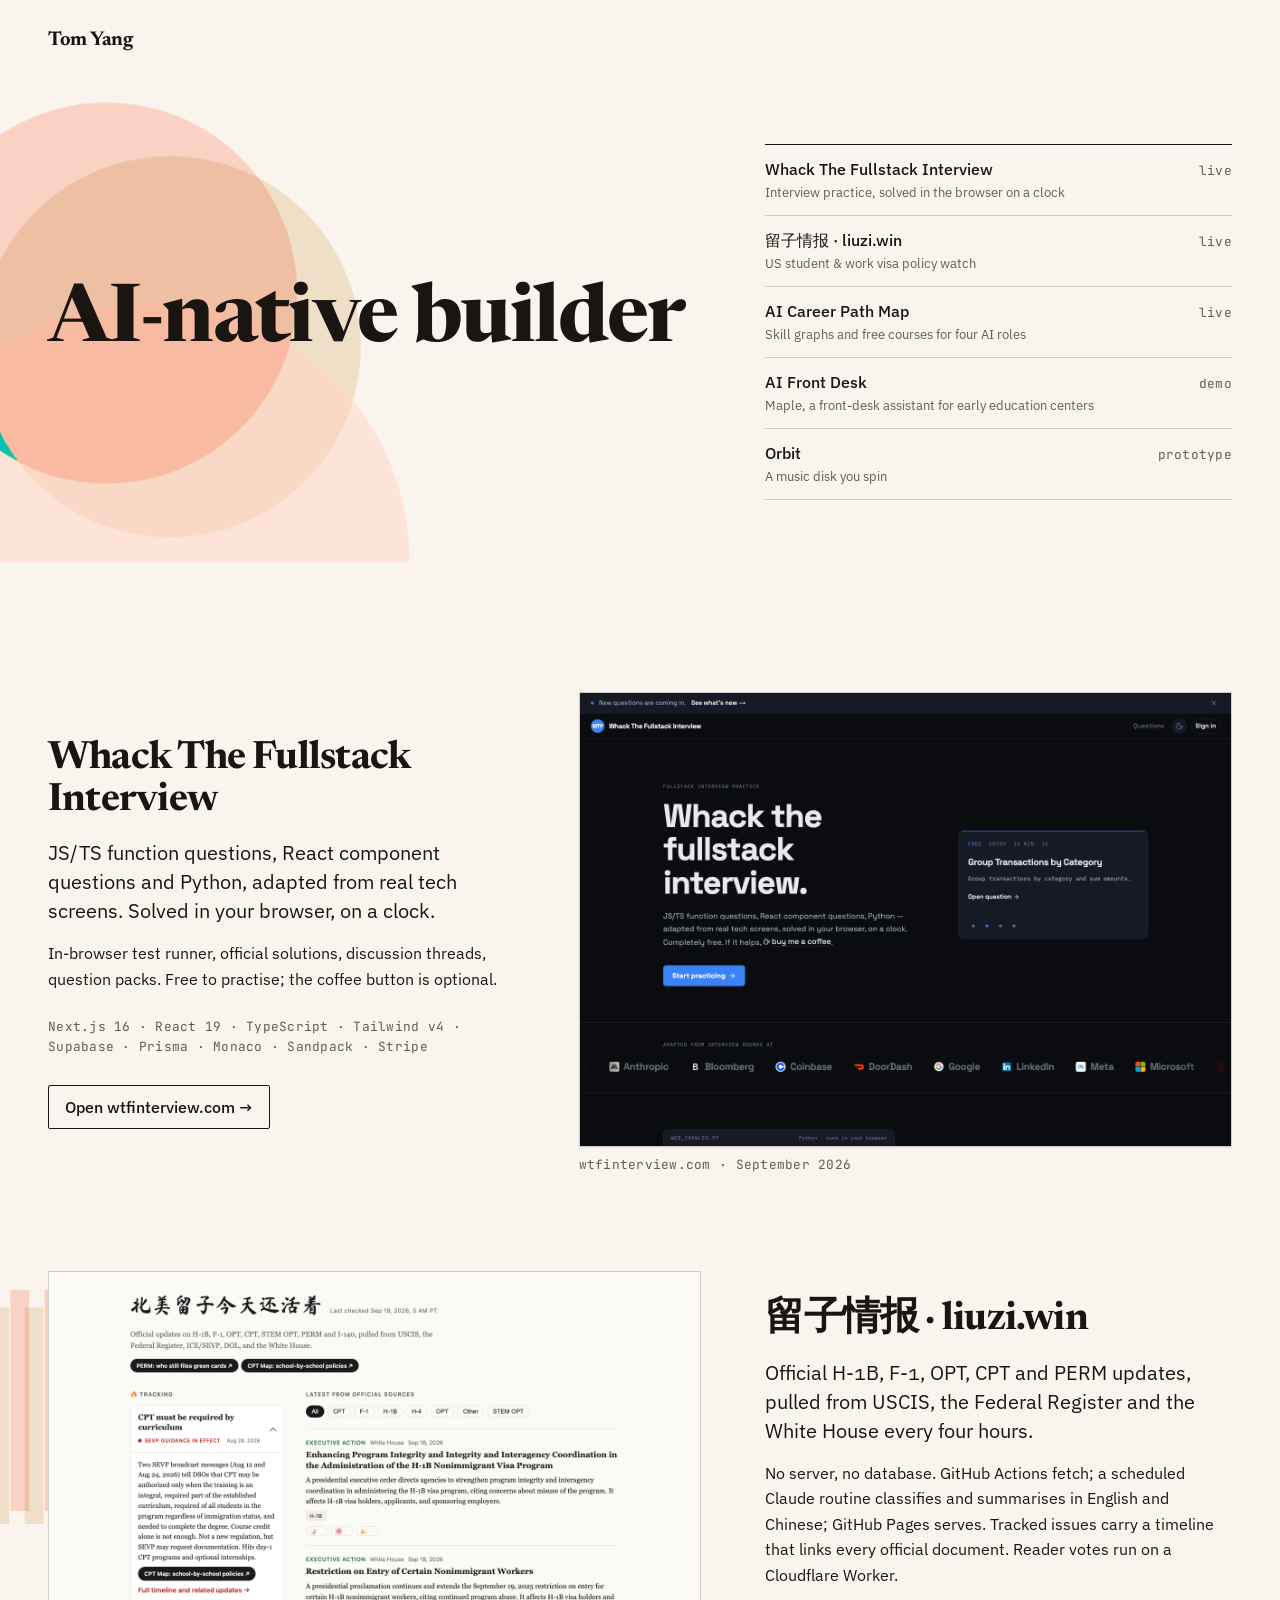
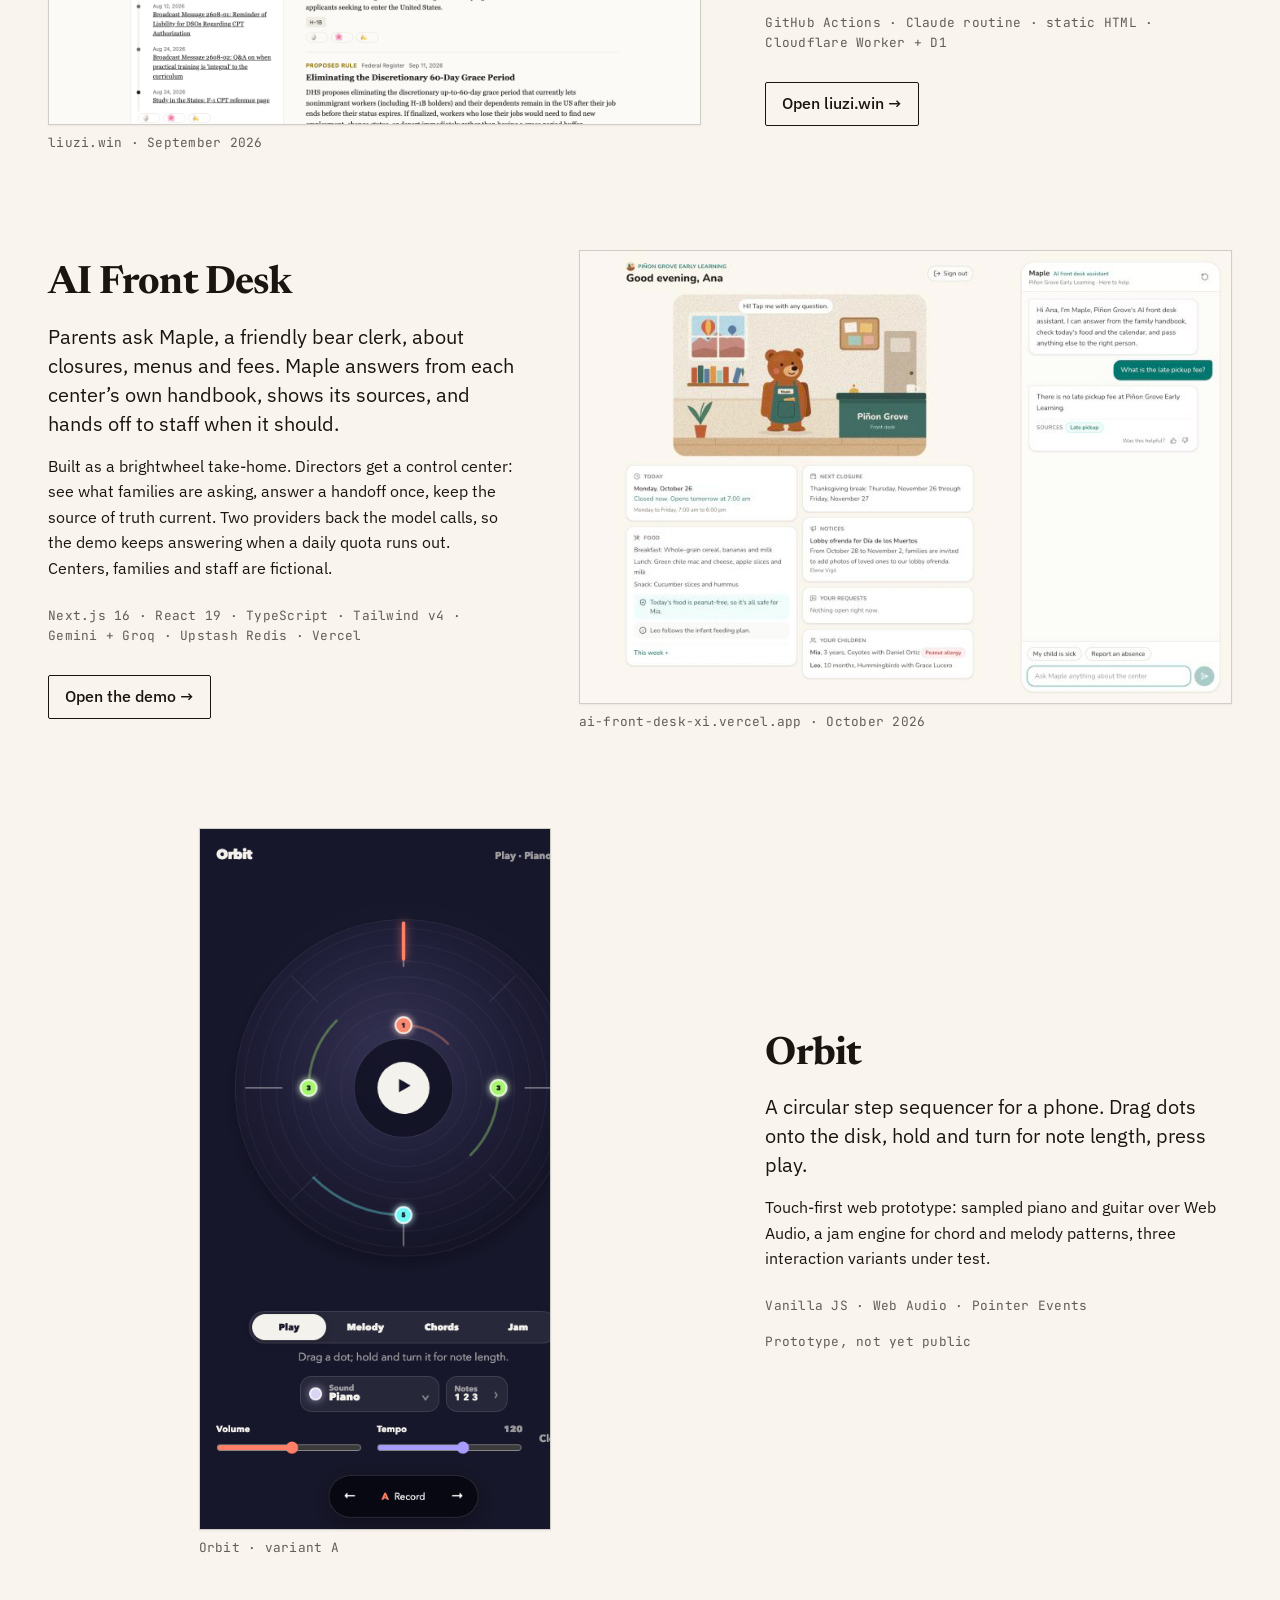
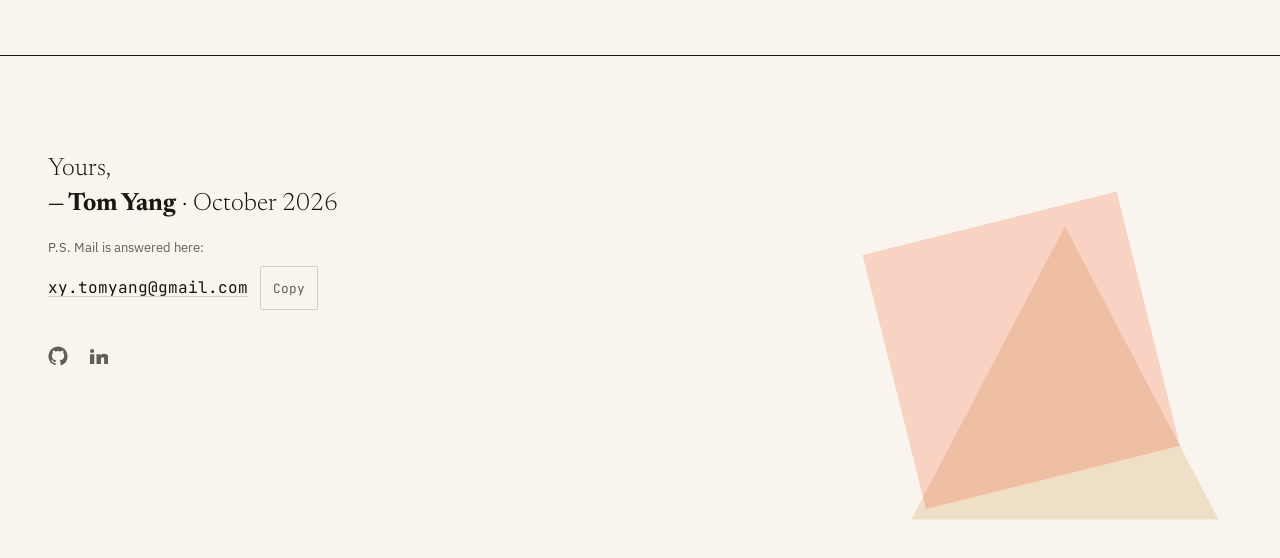
<file: index.html>
<!DOCTYPE html>
<html lang="en">
<head>
  <meta charset="utf-8">
  <meta name="viewport" content="width=device-width, initial-scale=1">
  <title>Tom Yang — software engineer</title>
  <meta name="description" content="Tom Yang builds full-stack web products and native Apple apps: Whack The Fullstack Interview, liuzi.win, the AI Career Path Map, AI Front Desk, Orbit.">
  <link rel="canonical" href="https://tomyang1993.github.io/">
  <meta name="google-site-verification" content="UUWorym6VirORsl_4lyjLt_THadegR1d642OuzwsF7U">
  <meta property="og:type" content="website">
  <meta property="og:title" content="Tom Yang — software engineer">
  <meta property="og:description" content="Full-stack web products and native macOS tools. Five things worth your time.">
  <meta property="og:url" content="https://tomyang1993.github.io/">
  <meta property="og:image" content="https://tomyang1993.github.io/img/wtfinterview.png">
  <script type="application/ld+json">
  {
    "@context": "https://schema.org",
    "@type": "Person",
    "name": "Tom Yang",
    "alternateName": "Xiaoye Yang",
    "url": "https://tomyang1993.github.io/",
    "jobTitle": "Software Engineer",
    "email": "mailto:xy.tomyang@gmail.com",
    "sameAs": [
      "https://github.com/TomYang1993",
      "https://www.linkedin.com/in/xiaoye-yang-79a696166/"
    ]
  }
  </script>
  <link rel="preconnect" href="https://fonts.googleapis.com">
  <link rel="preconnect" href="https://fonts.gstatic.com" crossorigin>
  <link href="https://fonts.googleapis.com/css2?family=Newsreader:opsz,wght@6..72,300;6..72,700&family=IBM+Plex+Sans:wght@400;500&family=JetBrains+Mono&display=swap" rel="stylesheet">
  <meta name="twitter:card" content="summary_large_image">
  <meta property="og:image:alt" content="Whack The Fullstack Interview, one of four projects on Tom Yang's site">
  <meta name="theme-color" content="#f9f4ee">
  <link rel="icon" href="/favicon.svg" type="image/svg+xml">
  <link rel="apple-touch-icon" href="/apple-touch-icon.png">
  <link rel="stylesheet" href="style.css">
</head>
<body>

<header class="nav-edge reveal" style="--i: 0">
  <a class="wordmark" href="/">Tom Yang</a>
</header>

<main>
  <section class="hero-split">
    <div class="deco deco--hero" aria-hidden="true">
      <svg viewBox="0 0 220 220">
        <g class="deco__layer">
          <circle cx="92" cy="96" r="78" fill="var(--color-riso-warm)"/>
        </g>
        <g class="deco__layer">
          <circle cx="118" cy="118" r="78" fill="var(--color-riso-cool)"/>
          <path d="M4 206a106 106 0 0 1 212 0Z" fill="var(--color-riso-warm)" opacity="0.5"/>
        </g>
      </svg>
    </div>
    <div class="reveal" style="--i: 1">
      <h1>AI-native builder</h1>
    </div>
    <ol class="hero-index reveal" style="--i: 2" aria-label="Selected work">
      <li><a href="#wtf">Whack The Fullstack Interview <small>Interview practice, solved in the browser on a clock</small></a><span class="mono">live</span></li>
      <li><a href="#liuzi">留子情报 · liuzi.win <small>US student &amp; work visa policy watch</small></a><span class="mono">live</span></li>
      <li><a href="/ai-career-paths/">AI Career Path Map <small>Skill graphs and free courses for four AI roles</small></a><span class="mono">live</span></li>
      <li><a href="#frontdesk">AI Front Desk <small>Maple, a front-desk assistant for early education centers</small></a><span class="mono">demo</span></li>
      <li><a href="#orbit">Orbit <small>A music disk you spin</small></a><span class="mono">prototype</span></li>
    </ol>
  </section>

  <section class="work" aria-label="Projects">

    <article class="dip" id="wtf">
      <div class="dip__text">
        <h2>Whack The Fullstack Interview</h2>
        <p class="dip__what">JS/TS function questions, React component questions and Python, adapted from real tech screens. Solved in your browser, on a clock.</p>
        <p class="dip__body">In-browser test runner, official solutions, discussion threads, question packs. Free to practise; the coffee button is optional.</p>
        <p class="dip__stack mono">Next.js 16 · React 19 · TypeScript · Tailwind v4 · Supabase · Prisma · Monaco · Sandpack · Stripe</p>
        <a class="cta-outline" href="https://www.wtfinterview.com/">Open wtfinterview.com →</a>
      </div>
      <figure class="fig">
        <img src="img/wtfinterview.png" width="1440" height="1000" alt="wtfinterview.com home page: headline, a rotating sample question card, and a row of company names the questions are adapted from" loading="eager">
        <figcaption class="mono">wtfinterview.com · September 2026</figcaption>
      </figure>
    </article>

    <article class="dip" id="liuzi">
      <div class="deco deco--mid" aria-hidden="true">
      <svg viewBox="0 0 220 220">
        <g class="deco__layer">
          <rect x="10" y="8" width="17" height="200" fill="var(--color-riso-warm)"/>
          <rect x="41" y="8" width="17" height="200" fill="var(--color-riso-warm)"/>
          <rect x="72" y="8" width="17" height="200" fill="var(--color-riso-warm)"/>
          <rect x="103" y="8" width="17" height="200" fill="var(--color-riso-warm)"/>
          <rect x="134" y="8" width="17" height="200" fill="var(--color-riso-warm)"/>
          <rect x="165" y="8" width="17" height="200" fill="var(--color-riso-warm)"/>
          <rect x="196" y="8" width="17" height="200" fill="var(--color-riso-warm)"/>
        </g>
        <g class="deco__layer">
          <rect x="23" y="24" width="17" height="200" fill="var(--color-riso-cool)"/>
          <rect x="54" y="24" width="17" height="200" fill="var(--color-riso-cool)"/>
          <rect x="85" y="24" width="17" height="200" fill="var(--color-riso-cool)"/>
          <rect x="116" y="24" width="17" height="200" fill="var(--color-riso-cool)"/>
          <rect x="147" y="24" width="17" height="200" fill="var(--color-riso-cool)"/>
          <rect x="178" y="24" width="17" height="200" fill="var(--color-riso-cool)"/>
          <rect x="209" y="24" width="17" height="200" fill="var(--color-riso-cool)"/>
        </g>
      </svg>
    </div>
      <div class="dip__text">
        <h2>留子情报 <span aria-hidden="true">·</span> liuzi.win</h2>
        <p class="dip__what">Official H-1B, F-1, OPT, CPT and PERM updates, pulled from USCIS, the Federal Register and the White House every four hours.</p>
        <p class="dip__body">No server, no database. GitHub Actions fetch; a scheduled Claude routine classifies and summarises in English and Chinese; GitHub Pages serves. Tracked issues carry a timeline that links every official document. Reader votes run on a Cloudflare Worker.</p>
        <p class="dip__stack mono">GitHub Actions · Claude routine · static HTML · Cloudflare Worker + D1</p>
        <a class="cta-outline" href="https://liuzi.win/">Open liuzi.win →</a>
      </div>
      <figure class="fig">
        <img src="img/liuzi.png" width="1440" height="1000" alt="liuzi.win: a tracked CPT issue with its timeline on the left, latest official items filtered by visa type on the right" loading="lazy">
        <figcaption class="mono">liuzi.win · September 2026</figcaption>
      </figure>
    </article>

    <article class="dip" id="frontdesk">
      <div class="dip__text">
        <h2>AI Front Desk</h2>
        <p class="dip__what">Parents ask Maple, a friendly bear clerk, about closures, menus and fees. Maple answers from each center&rsquo;s own handbook, shows its sources, and hands off to staff when it should.</p>
        <p class="dip__body">Built as a brightwheel take-home. Directors get a control center: see what families are asking, answer a handoff once, keep the source of truth current. Two providers back the model calls, so the demo keeps answering when a daily quota runs out. Centers, families and staff are fictional.</p>
        <p class="dip__stack mono">Next.js 16 &middot; React 19 &middot; TypeScript &middot; Tailwind v4 &middot; Gemini + Groq &middot; Upstash Redis &middot; Vercel</p>
        <a class="cta-outline" href="https://ai-front-desk-xi.vercel.app/">Open the demo &rarr;</a>
      </div>
      <figure class="fig">
        <img src="img/ai-front-desk.png" width="800" height="555" alt="AI Front Desk: a parent&rsquo;s home screen with today&rsquo;s food, closures and notices, beside a chat where Maple answers a question about late pickup fees and cites its source" loading="lazy">
        <figcaption class="mono">ai-front-desk-xi.vercel.app &middot; October 2026</figcaption>
      </figure>
    </article>

    <article class="dip" id="orbit">
      <div class="dip__text">
        <h2>Orbit</h2>
        <p class="dip__what">A circular step sequencer for a phone. Drag dots onto the disk, hold and turn for note length, press play.</p>
        <p class="dip__body">Touch-first web prototype: sampled piano and guitar over Web Audio, a jam engine for chord and melody patterns, three interaction variants under test.</p>
        <p class="dip__stack mono">Vanilla JS · Web Audio · Pointer Events</p>
        <span class="mono">Prototype, not yet public</span>
      </div>
      <figure class="fig fig--phone">
        <img src="img/orbit.png" width="430" height="860" alt="Orbit prototype at phone size: a dark disk with coloured note dots on concentric rings, play button at the centre, sound and tempo controls below" loading="lazy">
        <figcaption class="mono">Orbit · variant A</figcaption>
      </figure>
    </article>

  </section>
</main>

<footer class="foot-letter">
  <div class="deco deco--foot" aria-hidden="true">
      <svg viewBox="0 0 220 220">
        <g class="deco__layer">
          <rect x="26" y="26" width="150" height="150" transform="rotate(-14 101 101)" fill="var(--color-riso-warm)"/>
        </g>
        <g class="deco__layer">
          <path d="M126 30 214 198H38Z" fill="var(--color-riso-cool)"/>
        </g>
      </svg>
    </div>
  <p class="foot-letter__close">Yours,<br><span class="foot-letter__sign">&mdash; Tom Yang</span> &middot; October 2026</p>

  <p class="foot-letter__ps">P.S. Mail is answered here:</p>

  <div class="mailrow">
    <a class="mailrow__addr" href="mailto:xy.tomyang@gmail.com">xy.tomyang@gmail.com</a>
    <button class="copybtn" type="button" data-copy="xy.tomyang@gmail.com">
      <span class="copybtn__label">Copy</span>
    </button>
    <span class="copybtn__status" role="status" aria-live="polite"></span>
  </div>

  <ul class="social" aria-label="Elsewhere">
    <li><a class="social__link" href="https://github.com/TomYang1993" aria-label="GitHub">
      <svg viewBox="0 0 24 24" width="20" height="20" fill="currentColor" aria-hidden="true" focusable="false"><path d="M12 .5A11.5 11.5 0 0 0 .5 12a11.5 11.5 0 0 0 7.86 10.92c.58.1.79-.25.79-.56v-2c-3.2.7-3.88-1.37-3.88-1.37-.53-1.34-1.29-1.7-1.29-1.7-1.05-.72.08-.7.08-.7 1.16.08 1.77 1.2 1.77 1.2 1.03 1.77 2.7 1.26 3.36.96.1-.75.4-1.26.73-1.55-2.55-.29-5.24-1.28-5.24-5.7 0-1.26.45-2.29 1.19-3.1-.12-.29-.52-1.46.11-3.05 0 0 .97-.31 3.18 1.18a11 11 0 0 1 5.8 0c2.2-1.5 3.17-1.18 3.17-1.18.63 1.59.23 2.76.12 3.05.74.81 1.18 1.84 1.18 3.1 0 4.43-2.69 5.4-5.25 5.69.41.36.78 1.06.78 2.14v3.17c0 .31.21.67.8.56A11.5 11.5 0 0 0 23.5 12 11.5 11.5 0 0 0 12 .5Z"/></svg>
    </a></li>
    <li><a class="social__link" href="https://www.linkedin.com/in/xiaoye-yang-79a696166/" aria-label="LinkedIn">
      <svg viewBox="0 0 24 24" width="20" height="20" fill="currentColor" aria-hidden="true" focusable="false"><path d="M4.98 3.5a2.5 2.5 0 1 1 0 5 2.5 2.5 0 0 1 0-5ZM2.4 21.5h5.16V9.75H2.4V21.5Zm7.8-11.75h4.95v1.6h.07c.69-1.24 2.37-2.05 4.1-2.05 4.39 0 5.2 2.76 5.2 6.35v5.85h-5.15v-5.19c0-1.24-.02-2.83-1.78-2.83-1.79 0-2.06 1.34-2.06 2.74v5.28H10.2V9.75Z"/></svg>
    </a></li>
  </ul>
</footer>

<script>
  // reveal-once for diptychs; desktop only (CSS gates it at 40rem), reduced-motion just shortens
  const rows = document.querySelectorAll('.dip');
  if ('IntersectionObserver' in window) {
    const io = new IntersectionObserver((entries) => {
      for (const e of entries) if (e.isIntersecting) { e.target.classList.add('is-in'); io.unobserve(e.target); }
    }, { rootMargin: '0px 0px -12% 0px' });
    rows.forEach(r => io.observe(r));
  } else {
    rows.forEach(r => r.classList.add('is-in'));
  }

  // copy email; falls back to telling the user to copy it by hand
  const copy = document.querySelector('.copybtn');
  const status = document.querySelector('.copybtn__status');
  copy?.addEventListener('click', async () => {
    try {
      await navigator.clipboard.writeText(copy.dataset.copy);
      status.dataset.state = 'ok';
      status.textContent = 'Copied';
    } catch {
      status.dataset.state = 'error';
      status.textContent = 'Clipboard blocked \u2014 select the address to copy it.';
      return;
    }
    setTimeout(() => { status.textContent = ''; delete status.dataset.state; }, 2400);
  });
</script>
</body>
</html>
</file>
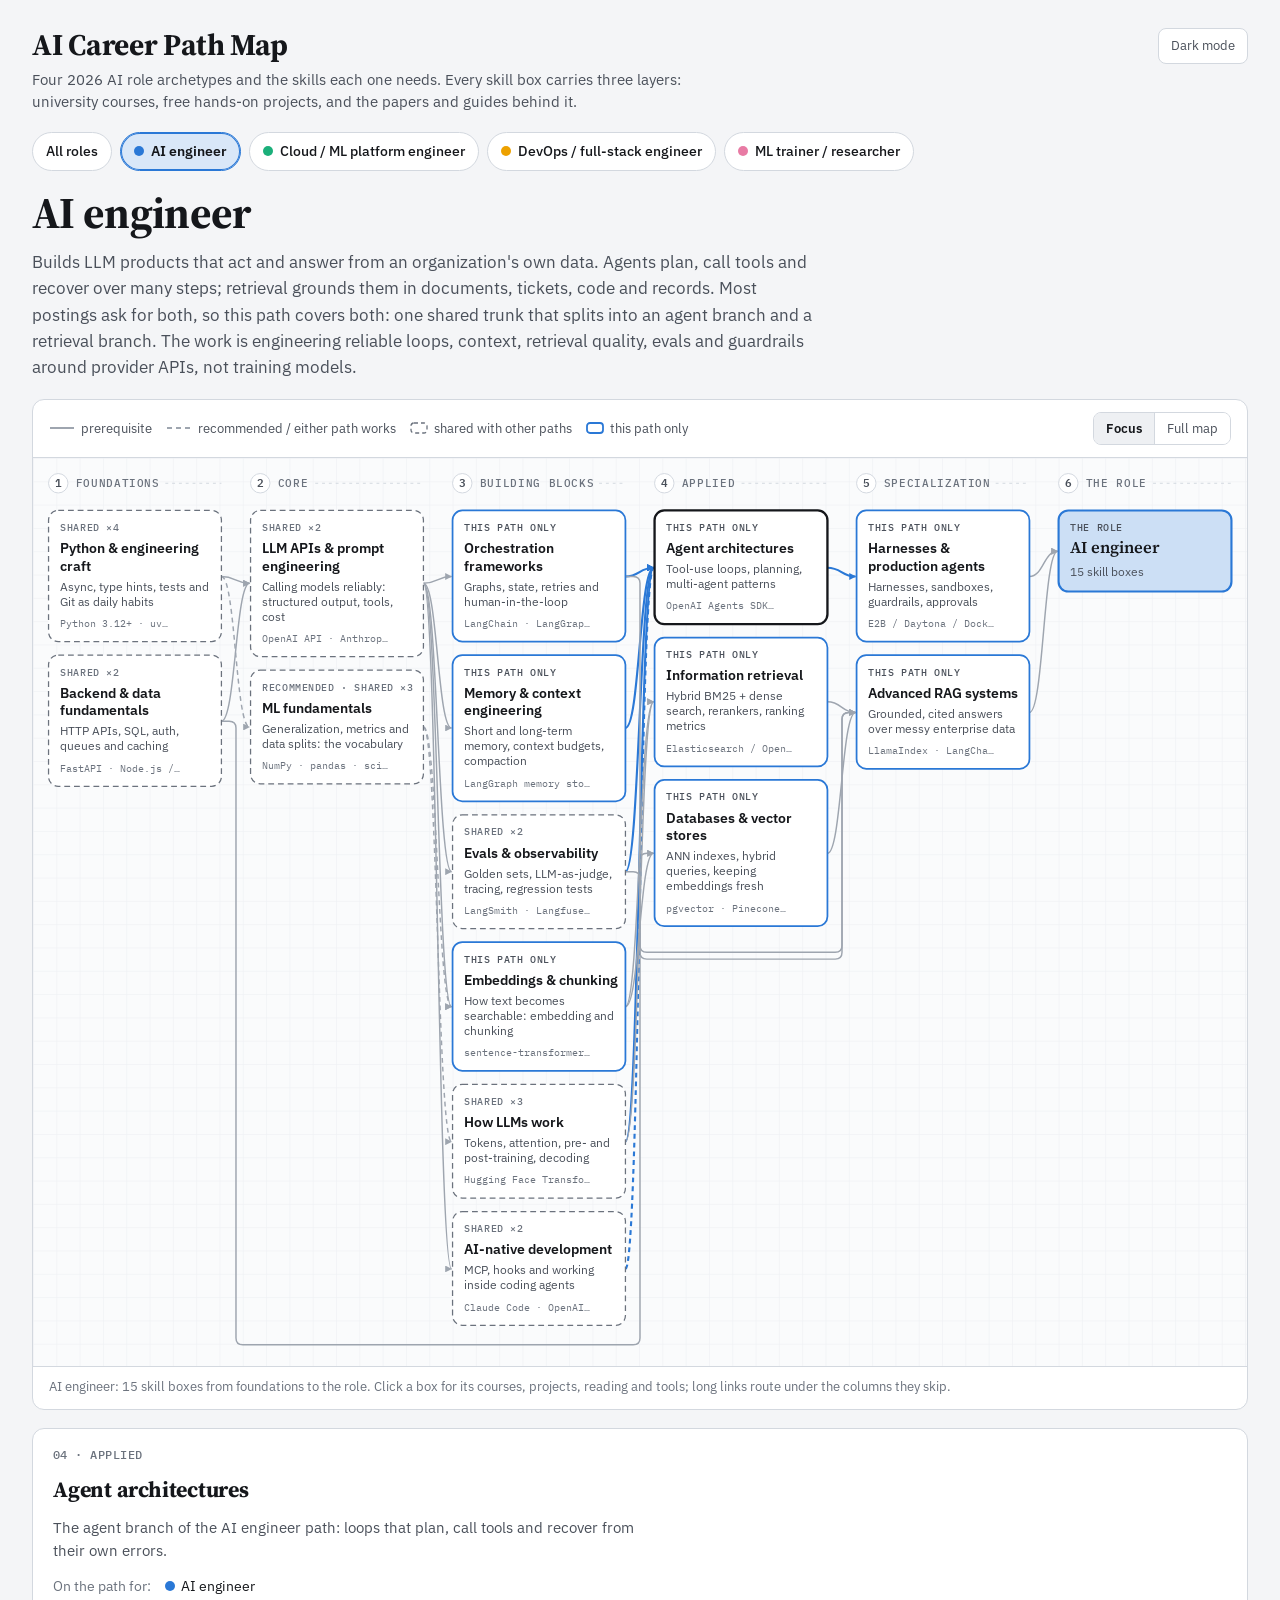
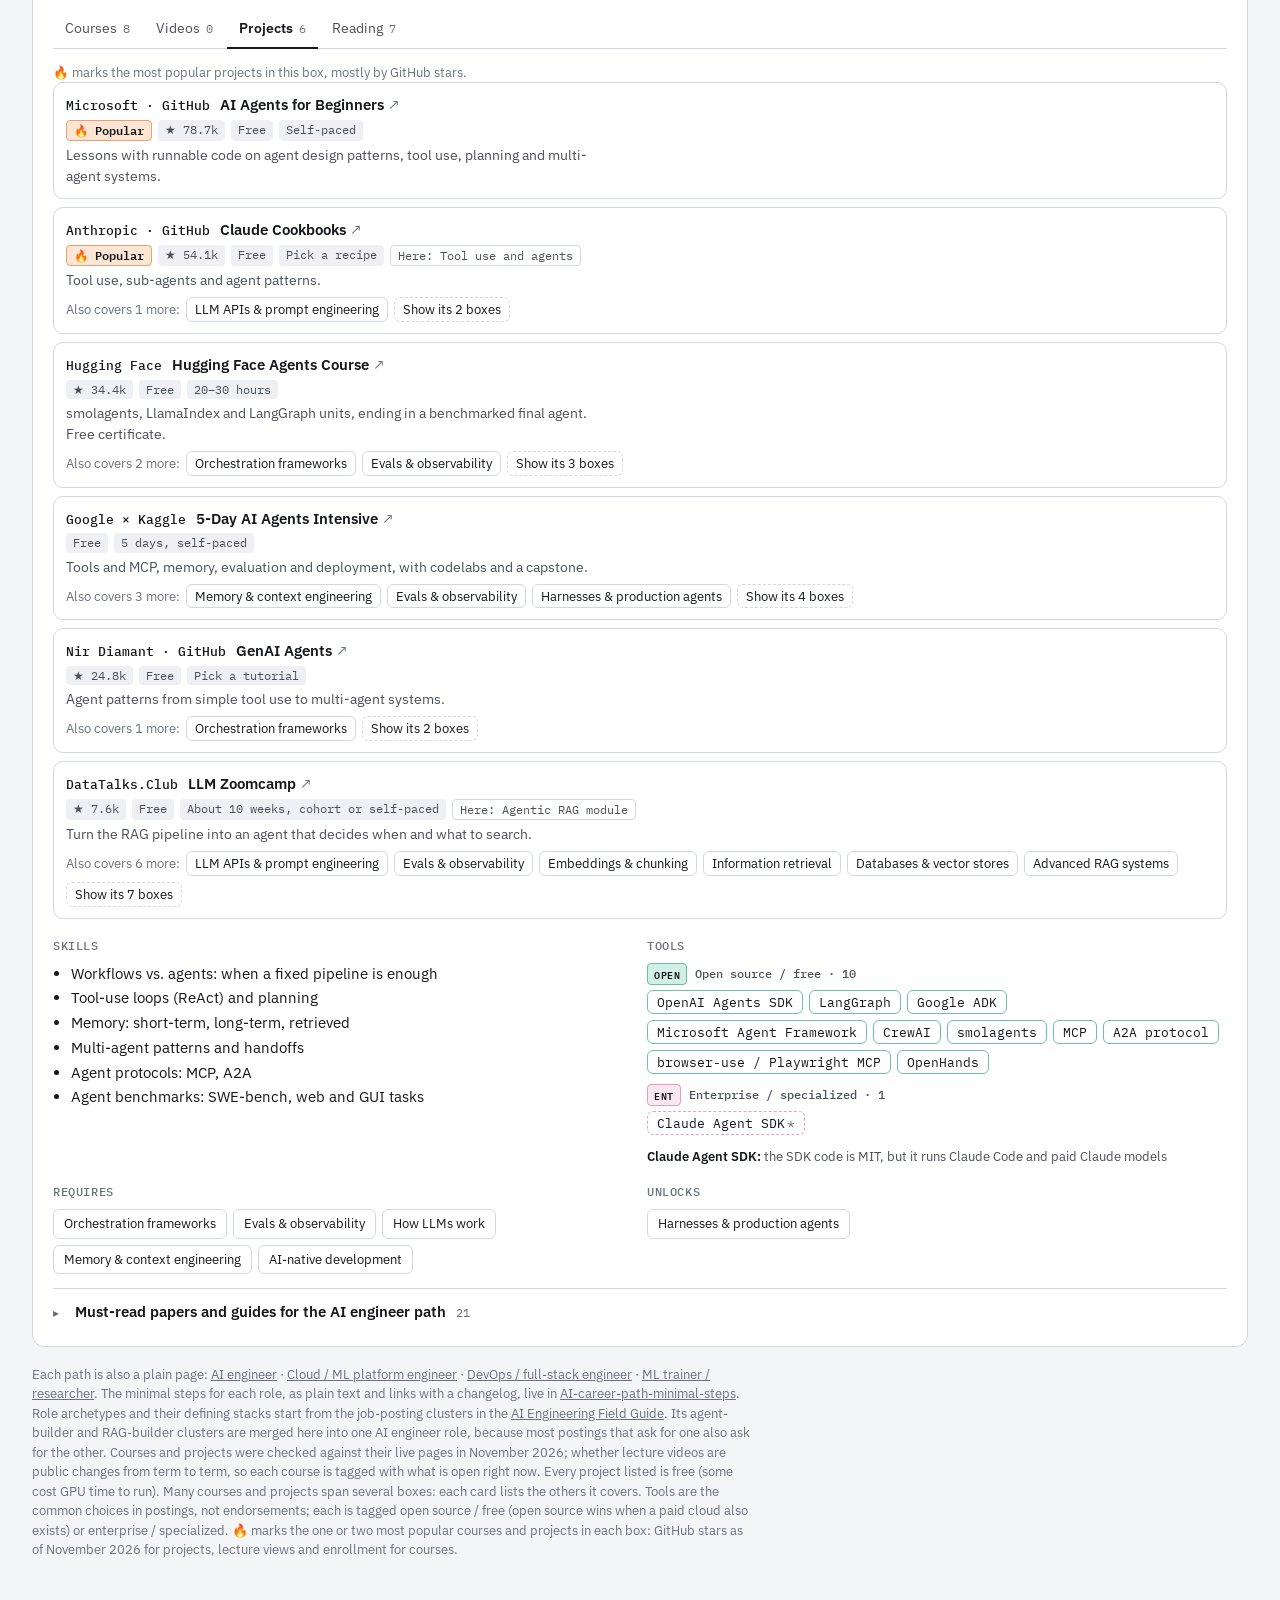
<file: ai-career-paths/index.html>
<!DOCTYPE html>
<html lang="en">
<head>
<meta charset="utf-8">
<meta name="viewport" content="width=device-width, initial-scale=1">
<title>AI Career Path Map: skills, free courses and projects for four AI roles</title>
<meta name="description" content="Four AI role archetypes mapped as a skill graph, with courses, free projects, papers and tools for every step.">
<link rel="canonical" href="https://tomyang1993.github.io/ai-career-paths/">
<meta property="og:type" content="website">
<meta property="og:site_name" content="Tom Yang">
<meta property="og:title" content="AI Career Path Map">
<meta property="og:description" content="Four AI role archetypes mapped as a skill graph, with courses, free projects, papers and tools for every step.">
<meta property="og:url" content="https://tomyang1993.github.io/ai-career-paths/">
<meta property="og:image" content="https://tomyang1993.github.io/ai-career-paths/og/map.png">
<meta property="og:image:width" content="1200">
<meta property="og:image:height" content="630">
<meta property="og:image:alt" content="The AI Career Path Map: four AI roles as a skill graph">
<meta name="twitter:card" content="summary_large_image">
<meta name="twitter:title" content="AI Career Path Map">
<meta name="twitter:description" content="Four AI role archetypes mapped as a skill graph, with courses, free projects, papers and tools for every step.">
<meta name="twitter:image" content="https://tomyang1993.github.io/ai-career-paths/og/map.png">
<script type="application/ld+json">[{"@context": "https://schema.org", "@type": "WebPage", "name": "AI Career Path Map: skills, free courses and projects for four AI roles", "description": "Four AI role archetypes mapped as a skill graph, with courses, free projects, papers and tools for every step.", "url": "https://tomyang1993.github.io/ai-career-paths/", "inLanguage": "en", "isAccessibleForFree": true, "author": {"@type": "Person", "name": "Tom Yang", "url": "https://tomyang1993.github.io/"}, "hasPart": [{"@type": "WebPage", "name": "AI engineer path", "url": "https://tomyang1993.github.io/ai-career-paths/ai-engineer/"}, {"@type": "WebPage", "name": "Cloud / ML platform engineer path", "url": "https://tomyang1993.github.io/ai-career-paths/cloud-ml-platform-engineer/"}, {"@type": "WebPage", "name": "DevOps / full-stack engineer path", "url": "https://tomyang1993.github.io/ai-career-paths/devops-full-stack-engineer/"}, {"@type": "WebPage", "name": "ML trainer / researcher path", "url": "https://tomyang1993.github.io/ai-career-paths/ml-trainer-researcher/"}]}, {"@context": "https://schema.org", "@type": "BreadcrumbList", "itemListElement": [{"@type": "ListItem", "position": 1, "name": "Tom Yang", "item": "https://tomyang1993.github.io/"}, {"@type": "ListItem", "position": 2, "name": "AI Career Path Map", "item": "https://tomyang1993.github.io/ai-career-paths/"}]}]</script>
<link rel="icon" href="/favicon.svg" type="image/svg+xml">
<link rel="apple-touch-icon" href="/apple-touch-icon.png">
<link rel="preconnect" href="https://fonts.googleapis.com">
<link rel="preconnect" href="https://fonts.gstatic.com" crossorigin>
<link href="https://fonts.googleapis.com/css2?family=IBM+Plex+Mono:wght@400;500;600&family=IBM+Plex+Sans:wght@400;500;600;700&family=Source+Serif+4:opsz,wght@8..60,600;8..60,700&display=swap" rel="stylesheet">
<style>
:root {
  /* Layout: title + role pills, role intro, then the graph (focus path per role, or the full map), then plan | box detail. */
  --bg: #f4f5f7;
  --surface: #ffffff;
  --surface-2: #eef0f3;
  --canvas: #fafbfc;
  --grid: #eceef2;
  --ink: #15171b;
  --ink-2: #4a505a;
  --ink-3: #6b727d;
  --line: #d3d8df;
  --edge: #9ea5af;
  --focus: #2a78d6;
  --r-ai: #2a78d6;
  --r-platform: #1baf7a;
  --r-devops: #eda100;
  --r-research: #e87ba4;
  --font-body: "IBM Plex Sans", system-ui, -apple-system, "Segoe UI", Roboto, sans-serif;
  --font-mono: "IBM Plex Mono", ui-monospace, SFMono-Regular, Menlo, Consolas, monospace;
  --font-serif: "Source Serif 4", Georgia, "Times New Roman", serif;
  color-scheme: light;
}
@media (prefers-color-scheme: dark) {
  :root:not([data-theme="light"]) {
    --bg: #15171c;
    --surface: #1b1f26;
    --surface-2: #252a33;
    --canvas: #161a20;
    --grid: #1f242c;
    --ink: #e9ebef;
    --ink-2: #b6bcc6;
    --ink-3: #8a919c;
    --line: #333a45;
    --edge: #5e6673;
    --focus: #3987e5;
    --r-ai: #3987e5;
    --r-platform: #199e70;
    --r-devops: #c98500;
    --r-research: #d55181;
    color-scheme: dark;
  }
}
:root[data-theme="dark"] {
  --bg: #15171c;
  --surface: #1b1f26;
  --surface-2: #252a33;
  --canvas: #161a20;
  --grid: #1f242c;
  --ink: #e9ebef;
  --ink-2: #b6bcc6;
  --ink-3: #8a919c;
  --line: #333a45;
  --edge: #5e6673;
  --focus: #3987e5;
  --r-ai: #3987e5;
  --r-platform: #199e70;
  --r-devops: #c98500;
  --r-research: #d55181;
  color-scheme: dark;
}

* { box-sizing: border-box; }
html, body { margin: 0; }
body {
  background: var(--bg);
  color: var(--ink);
  font-family: var(--font-body);
  font-size: 15px;
  line-height: 1.5;
}
a { color: inherit; }
button { font: inherit; color: inherit; }
:focus-visible { outline: 2px solid var(--focus); outline-offset: 2px; }

.wrap { max-width: 1440px; margin: 0 auto; padding: 28px clamp(16px, 3vw, 32px) 48px; display: grid; gap: 18px; }

header { display: grid; gap: 6px; }
header h1 { margin: 0; font-size: 28px; line-height: 1.2; font-weight: 700; letter-spacing: -0.015em; text-wrap: balance; }
header p { margin: 0; color: var(--ink-2); max-width: 72ch; }

.roles { display: flex; flex-wrap: wrap; gap: 8px; }
.chip {
  --role: var(--ink-3);
  display: grid; gap: 6px; align-content: start;
  min-width: 158px; flex: 1 1 158px; max-width: 240px;
  padding: 10px 12px 11px; text-align: left; cursor: pointer;
  background: var(--surface); border: 1px solid var(--line); border-radius: 10px;
}
.chip:hover { border-color: var(--ink-3); }
.chip[aria-pressed="true"] { border-color: var(--role); box-shadow: inset 0 0 0 1px var(--role); }
.chip .top { display: flex; align-items: center; gap: 8px; font-weight: 600; font-size: 14px; line-height: 1.25; }
.swatch { flex: none; width: 10px; height: 10px; border-radius: 50%; background: var(--role); }
.chip .meta { display: flex; align-items: center; gap: 8px; }
.chip .bar { height: 6px; border-radius: 0 3px 3px 0; background: var(--role); }
.chip .val { font-family: var(--font-mono); font-size: 12px; color: var(--ink-2); font-variant-numeric: tabular-nums; white-space: nowrap; }
.chip.all .top { color: var(--ink); }
.chip.all .meta { color: var(--ink-3); font-size: 12px; }

.card { background: var(--surface); border: 1px solid var(--line); border-radius: 12px; }
.graph-card { overflow: hidden; }
.graph-head { display: flex; flex-wrap: wrap; justify-content: space-between; gap: 8px 24px; padding: 12px 16px; border-bottom: 1px solid var(--line); font-size: 13px; color: var(--ink-2); }
.legend { display: flex; flex-wrap: wrap; align-items: center; gap: 6px 14px; }
.legend .item { display: inline-flex; align-items: center; gap: 6px; white-space: nowrap; }
.legend .dot { width: 8px; height: 8px; border-radius: 50%; background: var(--role); }
.scroller { overflow-x: auto; }
figure { margin: 0; }
figure svg { display: block; width: 100%; min-width: 1100px; height: auto; }
/* ---------- vertical graph (narrow screens): steps top to bottom ---------- */
.vgraph { display: none; padding: 16px 14px 4px; background: var(--canvas); }
.graph-card.vertical .scroller { display: none; }
.graph-card.vertical .vgraph { display: block; }
.vtier { position: relative; padding: 0 0 20px 32px; }
.vtier::before { content: ""; position: absolute; left: 10px; top: 24px; bottom: 2px; border-left: 1.5px dashed var(--edge); }
.vtier:last-child::before { display: none; }
.vtier-h { display: flex; align-items: center; gap: 10px; margin: 0 0 10px -32px; font: 500 11px var(--font-mono); letter-spacing: 0.06em; text-transform: uppercase; color: var(--ink-3); }
.vtier-h .num { flex: none; width: 22px; height: 22px; border-radius: 50%; display: grid; place-items: center; border: 1px solid var(--line); background: var(--surface); font: 600 11px var(--font-mono); color: var(--ink-2); }
.vcards { display: grid; grid-template-columns: repeat(auto-fill, minmax(240px, 1fr)); gap: 10px; }
.vgraph.ov .vcards { grid-template-columns: repeat(auto-fill, minmax(136px, 1fr)); gap: 8px; }
.vcard { --rc: var(--ink-3); display: grid; gap: 4px; align-content: start; padding: 10px 12px; border-radius: 10px; border: 1.3px solid var(--line); background: var(--surface); cursor: pointer; transition: opacity .15s; -webkit-tap-highlight-color: transparent; }
.vcard[role="group"] { cursor: default; }
.vcard .eb { font: 500 10px var(--font-mono); letter-spacing: 0.06em; color: var(--ink-3); }
.vcard .t { font: 600 15px/1.3 var(--font-body); color: var(--ink); }
.vcard .d { font-size: 13.5px; line-height: 1.4; color: var(--ink-2); }
.vcard .tl { font: 400 11px var(--font-mono); color: var(--ink-3); white-space: nowrap; overflow: hidden; text-overflow: ellipsis; }
.vcard .after { font-size: 12px; line-height: 1.4; color: var(--ink-3); }
.vcard .after b { font-weight: 500; color: var(--ink-2); }
.vcard.shared { border-style: dashed; border-color: var(--ink-3); }
.vcard.unique { border-color: var(--rc); border-width: 1.8px; }
.vcard.unique .eb { color: var(--ink-2); }
.vcard.role { background: color-mix(in srgb, var(--rc) 18%, var(--surface)); border: 2px solid var(--rc); }
.vcard.role .t { font: 600 18px/1.25 var(--font-serif); }
.vgraph.ov .vcard { padding: 8px 10px; gap: 6px; }
.vgraph.ov .vcard .t { font-size: 13.5px; }
.vgraph.ov .vcard.role { border-width: 1.5px; box-shadow: inset 4px 0 0 var(--rc); }
.vgraph.ov .vcard.role .t { font-size: 15px; }
.vcard .meta { display: flex; align-items: center; gap: 8px; }
.vcard .pips { display: inline-flex; gap: 4px; }
.vcard .pipd { width: 8px; height: 8px; border-radius: 50%; background: var(--role); }
.vcard .pipd.off { background: none; box-shadow: inset 0 0 0 1.2px var(--line); }
.vcard .nums { margin-left: auto; font: 400 11px var(--font-mono); color: var(--ink-3); }
.vcard.on { border-color: var(--active); border-width: 1.8px; border-style: solid; }
.vcard.selected { border: 2.4px solid var(--ink); }
.vcard.spot { border: 2.6px solid var(--ink); background: color-mix(in srgb, var(--ink) 7%, var(--surface)); }
.vcard.dim { opacity: 0.3; }
.vcard:focus { outline: none; }
.vcard:focus-visible { outline: 2px solid var(--focus); outline-offset: 2px; }
@media (hover: hover) { .vcard[role="button"]:hover { border-color: var(--ink-3); } }
@media (prefers-reduced-motion: reduce) { .vcard { transition: none; } }
figcaption { padding: 10px 16px 12px; border-top: 1px solid var(--line); font-size: 13px; color: var(--ink-3); }

/* SVG parts, styled from page tokens */
.col-head { font: 500 11px var(--font-mono); letter-spacing: 0.06em; fill: var(--ink-3); }
.col-rule { stroke: var(--line); stroke-width: 1; }
.edge { fill: none; stroke: var(--edge); stroke-width: 1.25; opacity: 0.6; transition: opacity .15s, stroke .15s; }
.edge.on { stroke: var(--active); stroke-width: 2; opacity: 1; }
.edge.dim { opacity: 0.1; }
.edge.hl { stroke: var(--ink); stroke-width: 2; opacity: 1; }
.ah-base { fill: var(--edge); }
.ah-hl { fill: var(--ink); }
.node { cursor: pointer; transition: opacity .15s; }
.node .box { fill: var(--surface); stroke: var(--line); stroke-width: 1; }
.node:hover .box { stroke: var(--ink-3); }
.node:focus { outline: none; }
.node:focus-visible .box { stroke: var(--focus); stroke-width: 2; }
.node.on .box { stroke: var(--active); stroke-width: 1.5; }
.node.selected .box { stroke: var(--ink); stroke-width: 2.25; }
.node.dim { opacity: 0.3; }
.node.role .box { fill: color-mix(in srgb, var(--rc) 10%, var(--surface)); }
.node .label { font: 600 12.5px var(--font-body); fill: var(--ink); }
.node .sub { font: 400 10.5px var(--font-mono); fill: var(--ink-3); }
.pip.off { fill: none; stroke: var(--line); stroke-width: 1.2; }

/* detail area */
.detail { display: grid; gap: 16px; }
.pathmore { border-top: 1px solid var(--line); padding-top: 12px; }
.pathmore > summary { display: flex; align-items: baseline; gap: 10px; cursor: pointer; list-style: none; font-weight: 600; font-size: 15px; color: var(--ink); }
.pathmore > summary::-webkit-details-marker { display: none; }
.pathmore > summary::before { content: "▸"; flex: none; width: 1em; font-size: 12px; color: var(--ink-3); transition: transform .15s; }
.pathmore[open] > summary::before { transform: rotate(90deg); }
.pathmore > summary:hover { text-decoration: underline; text-underline-offset: 3px; }
.pathmore > summary:focus-visible { outline: 2px solid var(--focus); outline-offset: 3px; border-radius: 4px; }
.pathmore > summary .k { font: 400 12px var(--font-mono); color: var(--ink-3); }
.pathmore .pathbody { display: grid; gap: 14px; padding: 12px 0 0 calc(1em + 10px); }
.pane { padding: 18px 20px 22px; display: grid; gap: 14px; align-content: start; scroll-margin-top: 16px; }
.eyebrow { display: flex; align-items: center; gap: 8px; font: 500 12px var(--font-mono); letter-spacing: 0.04em; color: var(--ink-3); text-transform: uppercase; }
.pane h2 { margin: 0; font-size: 22px; line-height: 1.25; font-weight: 700; letter-spacing: -0.01em; text-wrap: balance; }
.pane h3 { margin: 4px 0 0; font-size: 12px; font-family: var(--font-mono); font-weight: 500; letter-spacing: 0.05em; text-transform: uppercase; color: var(--ink-3); }
.pane p { margin: 0; max-width: 68ch; }
.lead { color: var(--ink-2); }
.stack { display: flex; flex-wrap: wrap; gap: 6px; padding: 0; margin: 0; list-style: none; }
.stack li { padding: 3px 9px; border-radius: 999px; background: var(--surface-2); font-size: 13px; }
.note { font-size: 14px; color: var(--ink-2); border-left: 3px solid var(--role, var(--line)); padding: 2px 0 2px 10px; }

.tiers { display: grid; gap: 12px; margin: 0; padding: 0; list-style: none; }
.tiers > li { display: grid; gap: 4px; }
.tier-name { font: 500 11px var(--font-mono); letter-spacing: 0.06em; color: var(--ink-3); text-transform: uppercase; }
.steps { display: grid; gap: 4px; margin: 0; padding: 0; list-style: none; }
.step {
  width: 100%; display: grid; grid-template-columns: 1fr auto; gap: 2px 12px; align-items: baseline;
  padding: 7px 10px; border-radius: 8px; border: 1px solid transparent; background: var(--surface-2);
  text-align: left; cursor: pointer;
}
.step:hover { border-color: var(--line); }
.step[aria-current="true"] { border-color: var(--ink); background: var(--surface); }
.step .t { font-weight: 600; font-size: 14px; }
.step .c { font: 400 12px var(--font-mono); color: var(--ink-3); text-align: right; }

.rolelist { display: grid; gap: 6px; margin: 0; padding: 0; list-style: none; }
.rolerow {
  width: 100%; display: grid; grid-template-columns: 1fr; gap: 4px 12px; align-items: center;
  padding: 9px 10px; border-radius: 8px; border: 1px solid transparent; background: var(--surface-2); text-align: left; cursor: pointer;
}
.rolerow:hover { border-color: var(--line); }
.rolerow .n { display: flex; align-items: center; gap: 8px; font-weight: 600; font-size: 14px; }
.rolerow .s { grid-column: 1 / -1; font-size: 13px; color: var(--ink-2); }

.courses { display: grid; gap: 8px; margin: 0; padding: 0; list-style: none; }
.course { display: grid; gap: 4px; padding: 11px 12px; border: 1px solid var(--line); border-radius: 10px; }
.course a { display: flex; flex-wrap: wrap; align-items: baseline; gap: 4px 10px; text-decoration: none; }
.course a:hover .cn { text-decoration: underline; }
.course .cc { font: 500 13px var(--font-mono); color: var(--ink); white-space: nowrap; }
.course .cn { font-weight: 600; font-size: 14.5px; }
.course .cn::after { content: " \2197"; color: var(--ink-3); font-weight: 400; }
.course .m { display: flex; flex-wrap: wrap; gap: 6px; font-size: 12px; color: var(--ink-3); }
.tag { padding: 1px 7px; border-radius: 4px; background: var(--surface-2); color: var(--ink-2); font-family: var(--font-mono); font-size: 11.5px; }
.course p { font-size: 14px; color: var(--ink-2); }

.skills { margin: 0; padding-left: 18px; display: grid; gap: 3px; font-size: 14.5px; }
.tools { display: flex; flex-wrap: wrap; gap: 6px; padding: 0; margin: 0; list-style: none; }
.tools li { padding: 3px 9px; border: 1px solid var(--line); border-radius: 6px; font: 400 12.5px var(--font-mono); }
.usedby { display: flex; flex-wrap: wrap; gap: 6px 14px; font-size: 13.5px; }
.usedby span { display: inline-flex; align-items: center; gap: 6px; }
.links { display: flex; flex-wrap: wrap; gap: 6px; }
.links button { padding: 4px 10px; border-radius: 6px; border: 1px solid var(--line); background: var(--surface); cursor: pointer; font-size: 13px; }
.links button:hover { border-color: var(--ink-3); }
.links .none { font-size: 13px; color: var(--ink-3); }
.two { display: grid; grid-template-columns: 1fr 1fr; gap: 14px; }
@media (max-width: 560px) { .two { grid-template-columns: 1fr; } }
.two > div { display: grid; gap: 8px; align-content: start; }

.node.spot .box { stroke: var(--ink); stroke-width: 2.5; stroke-dasharray: 6 3; fill: color-mix(in srgb, var(--ink) 7%, var(--surface)); }
.spotbar { flex-basis: 100%; display: flex; flex-wrap: wrap; align-items: center; gap: 8px 12px; padding: 7px 10px; border-radius: 8px; background: var(--surface-2); color: var(--ink); }
.spotbar[hidden] { display: none; }
.legend .counts { color: var(--ink-3); }
.tabs { display: flex; gap: 2px; border-bottom: 1px solid var(--line); }
.tab { padding: 8px 12px; border: 0; background: none; border-bottom: 2px solid transparent; margin-bottom: -1px; cursor: pointer; font-size: 14px; color: var(--ink-2); }
.tab:hover { color: var(--ink); }
.tab[aria-selected="true"] { color: var(--ink); border-bottom-color: var(--ink); font-weight: 600; }
.tab .k { margin-left: 6px; font: 400 12px var(--font-mono); color: var(--ink-3); }
.empty { color: var(--ink-3); font-size: 14px; }
.papers { margin: 0; padding-left: 20px; display: grid; gap: 9px; }
.paper a { font-weight: 600; font-size: 14.5px; text-decoration: none; }
.paper a:hover { text-decoration: underline; }
.pm { display: flex; flex-wrap: wrap; align-items: center; gap: 4px 8px; font-size: 12.5px; color: var(--ink-3); }
.tag.star { background: color-mix(in srgb, var(--ink) 14%, var(--surface)); color: var(--ink); }
.tag.part { background: transparent; border: 1px solid var(--line); }
.also { display: flex; flex-wrap: wrap; align-items: center; gap: 6px; margin-top: 2px; }
.also-l { font-size: 12.5px; color: var(--ink-3); }
.mini { padding: 2px 8px; border-radius: 6px; border: 1px solid var(--line); background: var(--surface); cursor: pointer; font-size: 12.5px; }
.mini:hover { border-color: var(--ink-3); }
.spotbtn { border-style: dashed; }
.spotbtn[aria-pressed="true"] { border-style: solid; border-color: var(--ink); }
.plan { margin: 0; padding-left: 20px; display: grid; gap: 10px; }
.planrow { display: grid; gap: 6px; }
.planhead { display: flex; flex-wrap: wrap; align-items: baseline; justify-content: space-between; gap: 4px 10px; }
.planhead a { text-decoration: none; }
.planhead a:hover .cn { text-decoration: underline; }
.planhead .cc { font: 500 12.5px var(--font-mono); }
.planhead .cn { font-weight: 600; font-size: 14px; }
.small { font-size: 13.5px; color: var(--ink-2); }
.small.muted { color: var(--ink-3); }

footer { font-size: 13px; color: var(--ink-3); max-width: 90ch; }
.noscript { margin: 0; padding: 12px 14px; border-radius: 8px; background: var(--surface); border: 1px solid var(--line); }

@media (prefers-reduced-motion: reduce) {
  .edge, .node { transition: none; }
}


/* ---------- v3: header, pills, hero ---------- */
.top { display: flex; flex-wrap: wrap; align-items: flex-start; justify-content: space-between; gap: 12px 24px; }
.top h1 { margin: 0 0 6px; font-family: var(--font-serif); font-size: 30px; line-height: 1.15; font-weight: 700; letter-spacing: -0.01em; text-wrap: balance; }
.top p { margin: 0; color: var(--ink-2); max-width: 74ch; }
.themebtn { flex: none; padding: 7px 12px; border-radius: 8px; border: 1px solid var(--line); background: var(--surface); cursor: pointer; font-size: 13px; color: var(--ink-2); }
.themebtn:hover { border-color: var(--ink-3); color: var(--ink); }

.pills { display: grid; gap: 10px; }
.navpills { display: flex; flex-wrap: wrap; gap: 8px; }
.pill { --role: var(--ink-3); display: inline-flex; align-items: center; gap: 7px; padding: 8px 13px; border-radius: 999px; border: 1px solid var(--line); background: var(--surface); cursor: pointer; font-size: 14px; font-weight: 500; }
.pill:hover { border-color: var(--ink-3); }
.pill[aria-pressed="true"] { border-color: var(--role); background: color-mix(in srgb, var(--role) 18%, var(--surface)); font-weight: 600; box-shadow: inset 0 0 0 1px var(--role); }
.pill.all[aria-pressed="true"] { --role: var(--ink-2); }

.hero { display: grid; gap: 12px; }
.hero-head { display: flex; flex-wrap: wrap; align-items: baseline; gap: 6px 18px; }
.hero h2.serif { margin: 0; font-family: var(--font-serif); font-size: clamp(30px, 4vw, 44px); line-height: 1.1; font-weight: 700; letter-spacing: -0.015em; text-wrap: balance; }
.hero .story { margin: 0; font-size: 17px; line-height: 1.55; color: var(--ink-2); max-width: 78ch; }
.hero .rolelist { max-width: 760px; }

/* ---------- graph head ---------- */
.graph-head { align-items: center; }
.legend svg { display: block; }
.lg-line { stroke: var(--edge); stroke-width: 2; }
.lg-line.dash { stroke-dasharray: 5 4; }
.lg-box { fill: var(--surface); stroke: var(--ink-3); stroke-width: 1.3; }
.lg-box.shared { stroke-dasharray: 4 3; }
.lg-box.unique { stroke: var(--role); stroke-width: 1.8; }
.seg { display: inline-flex; border: 1px solid var(--line); border-radius: 8px; overflow: hidden; }
.seg button { padding: 6px 12px; border: 0; background: var(--surface); cursor: pointer; font-size: 13px; color: var(--ink-2); }
.seg button + button { border-left: 1px solid var(--line); }
.seg button[aria-pressed="true"] { background: var(--surface-2); color: var(--ink); font-weight: 600; }

/* ---------- canvas ---------- */
.canvas { fill: var(--canvas); }
.gridline { fill: none; stroke: var(--grid); stroke-width: 1; }
.colhead .num { fill: var(--surface); stroke: var(--line); }
.colhead .numt { font: 600 11px var(--font-mono); fill: var(--ink-2); }
.col-rule { stroke: var(--line); stroke-dasharray: 3 4; }
.node.spot .box { stroke: var(--ink); stroke-width: 2.6; stroke-dasharray: none; fill: color-mix(in srgb, var(--ink) 7%, var(--surface)); }

/* ---------- focus cards ---------- */
.fedge { fill: none; stroke: var(--edge); stroke-width: 1.5; transition: opacity .15s, stroke .15s; }
.fedge.soft { stroke-dasharray: 5 4; }
.fedge.on { stroke: var(--active); stroke-width: 2.2; }
.fedge.hl { stroke: var(--ink); stroke-width: 2.2; opacity: 1; }
.fedge.dim { opacity: 0.12; }
.fcard { cursor: pointer; transition: opacity .15s; }
.fcard .box { fill: var(--surface); stroke: var(--line); stroke-width: 1.3; }
.fcard.shared .box { stroke: var(--ink-3); stroke-dasharray: 6 4; }
.fcard.unique .box { stroke: var(--rc); stroke-width: 1.8; }
.fcard.cap .box { fill: color-mix(in srgb, var(--rc) 10%, var(--surface)); stroke: var(--rc); stroke-width: 1.8; }
.fcard.role .box { fill: color-mix(in srgb, var(--rc) 24%, var(--surface)); stroke: var(--rc); stroke-width: 2.2; }
.fcard.proj .box { fill: var(--surface); stroke: var(--line); }
.fcard .eb { font: 500 10px var(--font-mono); letter-spacing: 0.06em; fill: var(--ink-3); }
.fcard.unique .eb, .fcard.cap .eb, .fcard.role .eb { fill: var(--ink-2); }
.fcard .t { font: 600 14px var(--font-body); fill: var(--ink); }
.fcard.role .t { font: 600 17px var(--font-serif); }
.fcard .d { font: 400 12px var(--font-body); fill: var(--ink-2); }
.fcard .tl { font: 400 10.5px var(--font-mono); fill: var(--ink-3); }
.fcard:hover .box { stroke-width: 2.2; }
.fcard:focus { outline: none; }
.fcard:focus-visible .box { stroke: var(--focus); stroke-width: 2.6; stroke-dasharray: none; }
.fcard.selected .box { stroke: var(--ink); stroke-width: 2.4; stroke-dasharray: none; }
.fcard.spot .box { stroke: var(--ink); stroke-width: 2.8; stroke-dasharray: none; }
.fcard.dim { opacity: 0.28; }
.planlabel { font: 500 9.5px var(--font-mono); letter-spacing: 0.06em; fill: var(--ink-3); }

/* ---------- plan pane extras ---------- */
.chips-mini { display: flex; flex-wrap: wrap; gap: 5px; }
.detail .pane h2 { font-family: var(--font-serif); }
.morelink { font: 500 11px var(--font-mono); fill: var(--ink-2); cursor: pointer; text-decoration: underline; }
.morelink:hover { fill: var(--ink); }
.morelink:focus-visible { outline: 2px solid var(--focus); }

/* ---------- tool licensing ---------- */
.toolgroups { display: grid; gap: 10px; }
.toolgroup .tg-head { display: flex; align-items: center; gap: 8px; font: 500 12px var(--font-mono); color: var(--ink-2); margin-bottom: 5px; }
.lic { display: inline-block; padding: 1px 6px; border-radius: 4px; font: 600 10px var(--font-mono); letter-spacing: 0.06em; }
.lic.oss { background: color-mix(in srgb, var(--r-platform) 20%, var(--surface)); color: var(--ink); border: 1px solid color-mix(in srgb, var(--r-platform) 60%, var(--line)); }
.lic.ent { background: color-mix(in srgb, var(--r-research) 18%, var(--surface)); color: var(--ink); border: 1px solid color-mix(in srgb, var(--r-research) 60%, var(--line)); }
ul.tools li.oss { border-color: color-mix(in srgb, var(--r-platform) 55%, var(--line)); }
ul.tools li.ent { border-color: color-mix(in srgb, var(--r-research) 55%, var(--line)); border-style: dashed; }
ul.tools li .nmark { margin-left: 2px; color: var(--ink-3); }
.toolnotes { margin: 2px 0 0; padding: 0; list-style: none; display: grid; gap: 3px; font-size: 12.5px; color: var(--ink-2); }
.toolnotes strong { font-weight: 600; color: var(--ink); }

/* ---------- popularity ---------- */
.tag.hot { border: 1px solid; background: color-mix(in srgb, #f97316 18%, var(--surface)); border-color: color-mix(in srgb, #f97316 55%, var(--line)); color: var(--ink); font-weight: 600; }
.tag.stars { font-variant-numeric: tabular-nums; }
.hotnote { margin: 8px 0 4px; font-size: 12.5px; color: var(--ink-3); }

/* ---------- plan: reading list ---------- */
.readlist { display: grid; gap: 14px; }
.readgroup .readhead { display: flex; align-items: baseline; gap: 10px; margin-bottom: 4px; }
.readgroup .tierlbl { font: 500 10.5px var(--font-mono); letter-spacing: 0.06em; text-transform: uppercase; color: var(--ink-3); }
.readbox { padding: 0; border: 0; background: none; cursor: pointer; font: 600 14.5px var(--font-body); color: var(--ink); text-decoration: underline; text-decoration-color: color-mix(in srgb, var(--role, var(--ink-3)) 70%, transparent); text-underline-offset: 3px; }
.readbox:hover { text-decoration-thickness: 2px; }
.readgroup ol.papers { margin: 0; }

</style>
</head>
<body>
<div class="wrap">
  <header class="top">
    <div>
      <h1>AI Career Path Map</h1>
      <p>Four 2026 AI role archetypes and the skills each one needs. Every skill box carries three layers: university courses, free hands-on projects, and the papers and guides behind it.</p>
    </div>
    <button id="themeBtn" class="themebtn" type="button">Dark mode</button>
  </header>
  <noscript><p class="noscript">The interactive map needs JavaScript. Each path is also a plain page: <a href="ai-engineer/">AI engineer</a> · <a href="cloud-ml-platform-engineer/">Cloud / ML platform engineer</a> · <a href="devops-full-stack-engineer/">DevOps / full-stack engineer</a> · <a href="ml-trainer-researcher/">ML trainer / researcher</a>.</p></noscript>

  <nav class="pills" id="roles" aria-label="Choose a role path"></nav>

  <section class="hero" id="hero" aria-label="Role summary"></section>

  <section class="card graph-card" aria-label="Skill graph">
    <div class="graph-head">
      <div class="legend" id="legend"></div>
      <div id="viewToggle"></div>
      <div class="spotbar" id="spotbar" hidden></div>
    </div>
    <figure>
      <div class="scroller"><svg id="graph" role="group"></svg></div>
      <div class="vgraph" id="vgraph" role="group"></div>
      <figcaption id="caption"></figcaption>
    </figure>
  </section>

  <div class="detail">
    <section class="card pane" id="nodePane" aria-live="polite"></section>
  </div>

  <footer>Each path is also a plain page: <a href="ai-engineer/">AI engineer</a> · <a href="cloud-ml-platform-engineer/">Cloud / ML platform engineer</a> · <a href="devops-full-stack-engineer/">DevOps / full-stack engineer</a> · <a href="ml-trainer-researcher/">ML trainer / researcher</a>. The minimal steps for each role, as plain text and links with a changelog, live in <a href="https://github.com/TomYang1993/AI-career-path-minimal-steps" target="_blank" rel="noopener">AI-career-path-minimal-steps</a>. Role archetypes and their defining stacks start from the job-posting clusters in the <a href="https://github.com/alexeygrigorev/ai-engineering-field-guide" target="_blank" rel="noopener">AI Engineering Field Guide</a>. Its agent-builder and RAG-builder clusters are merged here into one AI engineer role, because most postings that ask for one also ask for the other. Courses and projects were checked against their live pages in November 2026; whether lecture videos are public changes from term to term, so each course is tagged with what is open right now. Every project listed is free (some cost GPU time to run). Many courses and projects span several boxes: each card lists the others it covers. Tools are the common choices in postings, not endorsements; each is tagged open source / free (open source wins when a paid cloud also exists) or enterprise / specialized. 🔥 marks the one or two most popular courses and projects in each box: GitHub stars as of November 2026 for projects, lecture views and enrollment for courses.</footer>
</div>
<script>
const TIERS = ["Foundations", "Core", "Building blocks", "Applied", "Specialization", "Role"];

const ROLES = [
  {
    id: "ai", tag: "AI eng", name: "AI engineer", short: ["AI engineer"],
    stack: ["Agents", "RAG", "Prompt engineering", "Vector databases", "LangChain / LangGraph"],
    story: "Builds LLM products that act and answer from an organization's own data. Agents plan, call tools and recover over many steps; retrieval grounds them in documents, tickets, code and records. Most postings ask for both, so this path covers both: one shared trunk that splits into an agent branch and a retrieval branch. The work is engineering reliable loops, context, retrieval quality, evals and guardrails around provider APIs, not training models.",
    note: "",
    job: "Ships LLM systems that take actions and answer from real data: tool-calling agents, retrieval pipelines with citations, and the evals that keep both honest.",
    capTitle: "Grounded ops agent capstone", capLine: "An agent over real tools plus a cited retrieval tool, measured end to end.",
    capstone: "Build an operations agent over three or more real tools (tickets, docs, chat) using MCP and a sandbox, plus a hybrid-search retrieval tool with a reranker over a messy real corpus. Back it with a 50-case eval suite covering task success, recall@k and citation accuracy, and report which change moved each number.",
    anchor: "agents",
    nodes: ["python", "web", "ml", "llm-apis", "embeddings", "vectordb", "llm", "orchestration", "evals", "memory", "coding-agents", "agents", "retrieval", "agent-prod", "rag"],
    optional: ["ml"], soft: [["coding-agents", "agents"], ["ml", "llm"]]
  },
  {
    id: "platform", tag: "Platform", name: "Cloud / ML platform engineer", short: ["Cloud / ML platform", "engineer"],
    stack: ["Multi-cloud", "PyTorch / TensorFlow", "Kubernetes", "Inference / serving"],
    story: "Makes models fast, cheap and reliable in production: GPU clusters on any cloud, Kubernetes, inference serving, pipelines and cost control. Every other role's work ends up running on this layer.",
    note: "",
    job: "Runs the infrastructure that models train and serve on: GPU clusters, model gateways, autoscaling inference, pipelines and cost controls.",
    capTitle: "Serving platform capstone", capLine: "vLLM on Kubernetes, autoscaled on queue depth and benchmarked on cost.",
    capstone: "Serve an open-weights model with vLLM on Kubernetes with a GPU node pool, autoscale on queue depth, and publish a latency, throughput and cost-per-million-tokens benchmark.",
    anchor: "serving",
    nodes: ["python", "systems", "math", "ml", "containers", "dl", "llm", "k8s", "gpu", "mlops", "observability", "serving", "dlsys"],
    optional: ["math"], soft: [["llm", "serving"]]
  },
  {
    id: "devops", tag: "DevOps", name: "DevOps / full-stack engineer", short: ["DevOps / full-stack", "engineer"],
    stack: ["CI/CD", "Kubernetes", "React / frontend"],
    story: "Builds and ships the product around the model: React frontends, APIs, CI/CD and Kubernetes. Not every posting is AI-first, but AI features and coding agents are a growing part of the job, and the hop into agent building is short.",
    note: "The AI skills on this path are the ones that move it closer to AI-native work.",
    job: "Builds and ships the product around the model: frontends, APIs, pipelines and deploys, increasingly with coding agents in the loop.",
    capTitle: "Full product capstone", capLine: "A streaming AI feature with evals as a CI gate, preview deploys and a rollback path.",
    capstone: "Ship a streaming AI feature end to end (Next.js UI, API, model provider) with evals as a CI merge gate, preview deploys and a tested rollback path.",
    anchor: "coding-agents",
    nodes: ["python", "web", "systems", "llm-apis", "frontend", "containers", "evals", "coding-agents", "k8s", "testing", "mlops"],
    optional: ["evals"], soft: [["llm-apis", "coding-agents"]]
  },
  {
    id: "research", tag: "Research", name: "ML trainer / researcher", short: ["ML trainer /", "researcher"],
    stack: ["PyTorch / TensorFlow", "Inference / serving"],
    story: "Improves the models themselves: pretraining, fine-tuning, alignment, and the systems work that makes training fast. The longest prerequisite chain on the map.",
    note: "",
    job: "Trains, fine-tunes and evaluates models: pretraining runs, post-training with SFT and RL, and the systems work that makes them fast.",
    capTitle: "Train-and-tune capstone", capLine: "Pretrain a small LM, then SFT and RL-tune it, and report the deltas.",
    capstone: "Pretrain a small language model from scratch in the CS336 style, then SFT and RL-tune it on one narrow task. Report scaling curves and eval deltas against the base model.",
    anchor: "pretrain",
    nodes: ["python", "math", "ml", "dl", "llm", "gpu", "pretrain", "dlsys", "posttrain", "serving"],
    optional: ["serving"], soft: []
  }
];
const LANE = { ai: 0.5, devops: 2, platform: 3, research: 4 };

const NODES = [
  // ---------- Tier 0: Foundations ----------
  { id: "python", tier: 0, lane: 0.6, label: ["Python &", "engineering craft"], title: "Python & engineering craft",
    why: "Every archetype ships Python. Async code, type hints, tests and a clean Git workflow are table stakes before anything AI-specific.",
    skills: ["Async/await and concurrency", "Type hints and Pydantic models", "Packaging and virtual environments", "Unit and integration testing", "Git workflow and code review", "Linux shell fluency"],
    tools: ["Python 3.12+", "uv", "pytest", "Ruff", "mypy / Pyright", "Pydantic", "httpx / asyncio", "Git", "Jupyter"],
    courses: [
      { s: "Harvard", c: "CS50P", n: "Introduction to Programming with Python", u: "https://cs50.harvard.edu/python/", f: "Videos", note: "Fast on-ramp if Python is not yet your daily language." },
      { s: "MIT", c: "Missing Semester", n: "The Missing Semester of Your CS Education", u: "https://missing.csail.mit.edu/", f: "Videos", note: "Shell, Git, debugging and profiling: the tooling every later course assumes." }
    ] },
  { id: "web", tier: 0, lane: 1.5, label: ["Backend & data", "fundamentals"], title: "Backend & data fundamentals",
    why: "Agents and RAG apps are web services. They live behind APIs, talk to databases, and need auth, queues and caching like any other product.",
    skills: ["HTTP APIs and streaming (SSE, WebSockets)", "SQL and schema design", "Auth: OAuth, API keys, scopes", "Queues and background jobs", "Caching and rate limiting"],
    tools: ["FastAPI", "Node.js / TypeScript", "PostgreSQL", "SQLAlchemy", "Redis", "Celery / BullMQ", "Django", "SSE / WebSockets"],
    courses: [
      { s: "Harvard", c: "CS50W", n: "Web Programming with Python and JavaScript", u: "https://cs50.harvard.edu/web/", f: "Videos", note: "Django, SQL, APIs and JavaScript in one project-based course." }
    ] },
  { id: "systems", tier: 0, lane: 2.6, label: ["Computer systems", "& Linux"], title: "Computer systems & Linux",
    why: "Platform and DevOps work sits on processes, memory, networking and the Linux box under every container. GPU courses later assume this background.",
    skills: ["Processes, threads and memory", "Networking: TCP, DNS, load balancing", "Linux administration", "Performance and profiling basics"],
    tools: ["Linux", "bash", "SSH / tmux", "systemd", "Nginx", "htop / perf / strace", "tcpdump"],
    courses: [
      { s: "CMU", c: "15-213", n: "Introduction to Computer Systems", u: "https://www.cs.cmu.edu/~213/", f: "Slides", note: "Memory, processes, concurrency and networking from the machine up. The listed prerequisite for CMU's cloud and ML-systems courses." }
    ] },
  { id: "math", tier: 0, lane: 3.7, label: ["Math for ML"], title: "Math for ML",
    why: "Required depth for training and systems roles. Application builders can get by on intuition, but it pays off when reading papers.",
    skills: ["Linear algebra: matrices, SVD, projections", "Probability and statistics", "Multivariable calculus and gradients", "Optimization basics"],
    tools: ["NumPy", "Jupyter", "SciPy", "matplotlib", "SymPy"],
    courses: [
      { s: "MIT", c: "18.06SC", n: "Linear Algebra (Gilbert Strang)", u: "https://ocw.mit.edu/courses/18-06sc-linear-algebra-fall-2011/", f: "Videos", note: "The linear algebra under embeddings, attention and every training run." }
    ] },

  // ---------- Tier 1: Core ----------
  { id: "llm-apis", tier: 1, lane: 0.2, label: ["LLM APIs &", "prompt engineering"], title: "LLM APIs & prompt engineering",
    why: "The entry point for the AI engineer and full-stack paths: call frontier models reliably, get structured output, and keep cost and latency under control.",
    skills: ["Prompt design: system prompts, few-shot, decomposition", "Structured outputs and JSON schemas", "Tool (function) calling", "Streaming, retries and rate limits", "Token budgets, prompt caching, model routing"],
    tools: ["OpenAI API", "Anthropic API", "Gemini API", "Ollama (local models)", "OpenRouter", "Groq / Together / Fireworks (hosted open models)", "Instructor", "LiteLLM", "Vercel AI SDK"],
    courses: [
      { s: "CMU", c: "11-766", n: "Large Language Model Applications", t: "Spring 2026", u: "https://cmu-llms.org/", f: "Slides", note: "Prompting vs. fine-tuning, retrieval and embeddings, agents, evaluation, and attacks on LLM apps." }
    ] },
  { id: "vectordb", tier: 1, lane: 1.1, label: ["Databases &", "vector stores"], title: "Databases & vector stores",
    why: "RAG lives or dies on storage: approximate-nearest-neighbor indexes, filtered and hybrid queries, and keeping embeddings in sync with the source data.",
    skills: ["ANN indexes: HNSW, IVF, product quantization", "Metadata filters and hybrid keyword + vector queries", "Embedding versioning and re-indexing", "Database internals: storage, indexes, query plans"],
    tools: ["pgvector", "Pinecone", "Qdrant", "Weaviate", "Milvus", "Chroma", "LanceDB", "turbopuffer", "MongoDB Atlas Vector Search", "FAISS"],
    courses: [
      { s: "CMU", c: "15-445/645", n: "Intro to Database Systems", u: "https://15445.courses.cs.cmu.edu/", f: "Videos", note: "Storage, indexes, query execution and concurrency. All 26 lectures are on YouTube." },
    ] },
  { id: "frontend", tier: 1, lane: 1.95, label: ["AI product", "frontend"], title: "AI product frontend",
    why: "The DevOps/full-stack cluster's distinctive skill: chat and streaming UIs, generative UI, and the glue between model output and the product.",
    skills: ["React state and server components", "Streaming token UIs", "Loading, retry and error states for slow models", "Accessibility", "TypeScript"],
    tools: ["React", "Next.js", "TypeScript", "Tailwind CSS", "shadcn/ui", "Vite", "TanStack Query", "Vercel AI SDK", "assistant-ui / CopilotKit", "Streamlit / Gradio (Python demos)"],
    courses: [
      { s: "U. Helsinki", c: "Full Stack Open", n: "Deep Dive into Modern Web Development", u: "https://fullstackopen.com/en/", f: "Self-paced", note: "React, Node, TypeScript and GraphQL, with later parts on CI/CD and containers." },
      { s: "Harvard", c: "CS50W", n: "Web Programming with Python and JavaScript", u: "https://cs50.harvard.edu/web/", f: "Videos", note: "Lighter alternative if you mostly need the JavaScript side." }
    ] },
  { id: "containers", tier: 1, lane: 2.7, label: ["Containers", "& CI/CD"], title: "Containers & CI/CD",
    why: "Shared ground for the DevOps and platform paths: reproducible builds, pipelines with test gates, and infrastructure as code.",
    skills: ["Dockerfiles and multi-stage builds", "CI pipelines and test gates", "Infrastructure as code", "Secrets management", "GitOps deploys"],
    tools: ["Docker", "Docker Compose", "GitHub Actions", "GitLab CI", "Terraform / OpenTofu", "Pulumi", "Helm", "Argo CD"],
    courses: [
      { s: "U. Helsinki", c: "Full Stack Open, parts 11–12", n: "CI/CD and Containers", u: "https://fullstackopen.com/en/", f: "Self-paced", note: "GitHub Actions pipelines and Docker for real applications." },
      { s: "CMU", c: "17-645", n: "Machine Learning in Production", t: "Spring 2026", u: "https://mlip-cmu.github.io/s2026/", f: "Slides", note: "Weekly labs include Git collaboration, Docker and Kafka." }
    ] },
  { id: "ml", tier: 1, lane: 3.6, label: ["ML fundamentals"], title: "ML fundamentals",
    why: "Gives every AI role the vocabulary: generalization, overfitting, metrics, data splits. Application builders can stop after the Modern AI course; platform and research paths go deeper.",
    skills: ["Supervised learning, loss and gradient descent", "Bias/variance and regularization", "Evaluation metrics and data splits", "Neural network basics"],
    tools: ["NumPy", "pandas", "scikit-learn", "XGBoost / LightGBM", "Polars", "matplotlib / seaborn", "PyTorch", "Kaggle"],
    courses: [
      { s: "CMU", c: "10-202", n: "Introduction to Modern AI (Zico Kolter)", t: "Spring 2026", u: "https://modernaicourse.org/", f: "Free online version", note: "ML basics through training your own small LLM. The best single starting point for application builders." },
      { s: "Stanford", c: "CS229", n: "Machine Learning", u: "https://cs229.stanford.edu/", f: "Videos", note: "The classic, math-forward treatment. The depth platform and research paths need." }
    ] },

  // ---------- Tier 2: Building blocks ----------
  { id: "orchestration", tier: 2, lane: 0, label: ["Orchestration", "frameworks"], title: "Orchestration frameworks",
    why: "LangChain and LangGraph run both the agent and the retrieval side of AI engineering: state machines, retries, memory and human-in-the-loop around model calls.",
    skills: ["Chains vs. graphs: state, branching, cycles", "Memory and checkpointing", "Human-in-the-loop interrupts", "Knowing when to drop the framework and write the loop yourself"],
    tools: ["LangChain", "LangGraph", "LlamaIndex", "DSPy", "Pydantic AI", "Haystack", "Mastra (TypeScript)", "n8n (low-code)"],
    courses: [
      { s: "Stanford", c: "CS329Z", n: "Engineering AI Agents", t: "Fall 2026", u: "https://cs329z.stanford.edu/", f: "Syllabus", note: "HW1 builds an internal assistant without agent frameworks, so you learn what a framework is saving you." },
      { s: "Berkeley", c: "CS294/194-196", n: "Large Language Model Agents MOOC", t: "Fall 2024", u: "https://llmagents-learning.org/f24", f: "Videos", note: "Agent frameworks, infrastructure, and RAG as an agent building block." }
    ] },
  { id: "evals", tier: 2, lane: 0.65, label: ["Evals &", "observability"], title: "Evals & observability",
    why: "The skill that separates demos from products. You can only improve what you measure, and every model or prompt change needs a regression check.",
    skills: ["Golden datasets and error analysis", "LLM-as-judge with rubrics", "Regression evals in CI", "Tracing, cost and latency dashboards", "Online feedback loops"],
    tools: ["LangSmith", "Langfuse", "Braintrust", "promptfoo", "Ragas", "DeepEval", "Arize Phoenix", "W&B Weave", "Inspect AI", "OpenTelemetry"],
    courses: [
      { s: "Stanford", c: "CS329Z", n: "Engineering AI Agents", t: "Fall 2026", u: "https://cs329z.stanford.edu/", f: "Syllabus", note: "HW2 is building an evaluation suite." },
      { s: "CMU", c: "17-645", n: "Machine Learning in Production", t: "Spring 2026", u: "https://mlip-cmu.github.io/s2026/", f: "Slides", note: "Model quality, testing in production and risk, now covering LLMs and agents." }
    ] },
  { id: "llm", tier: 2, lane: 1.3, label: ["How LLMs work"], title: "How LLMs work",
    why: "Tokenization, attention, pre- and post-training, decoding: enough to predict model behavior, debug failures and pick the right model for a job.",
    skills: ["Tokenization and embeddings", "Transformer architecture and attention", "Pretraining vs. instruction tuning vs. RLHF", "Decoding and sampling", "Context windows, KV cache, reasoning models"],
    tools: ["Hugging Face Transformers", "tiktoken", "PyTorch", "Hugging Face Hub", "nanoGPT / nanochat", "TransformerLens"],
    courses: [
      { s: "Stanford", c: "CS224N", n: "NLP with Deep Learning", u: "https://web.stanford.edu/class/cs224n/", f: "Videos", note: "Word vectors through transformers, pretraining and post-training." },
      { s: "CMU", c: "11-711", n: "Advanced NLP", t: "Fall 2025", u: "https://cmu-l3.github.io/anlp-fall2025/", f: "Videos", note: "A modern LLM curriculum: decoding, retrieval, RL for LLMs, agents, test-time scaling." },
      { s: "Stanford", c: "CS25", n: "Transformers United", u: "https://web.stanford.edu/class/cs25/", f: "Videos", note: "Seminar talks from frontier labs. Good for staying current once the basics are in place." }
    ] },
  { id: "coding-agents", tier: 2, lane: 1.95, label: ["AI-native", "development"], title: "AI-native development",
    why: "Working inside coding agents is now a core DevOps/full-stack skill, and the harness patterns it teaches (MCP, hooks, sandboxes) carry straight into agent building.",
    skills: ["Agent-ready repos and context files", "MCP servers and tool design", "Hooks, permissions and background agents", "Reviewing and testing agent-written code"],
    tools: ["Claude Code", "OpenAI Codex", "Cursor", "GitHub Copilot", "Gemini CLI", "Cline", "Aider", "MCP SDKs"],
    courses: [
      { s: "Stanford", c: "CS146S", n: "The Modern Software Developer", t: "Fall 2026", u: "https://themodernsoftware.dev/", f: "Slides", note: "MCP, agent skills, context files and hooks, agent-ready repos, background agents. No video; the syllabus and 2025 slides are public." }
    ] },
  { id: "k8s", tier: 2, lane: 2.6, label: ["Kubernetes", "& multi-cloud"], title: "Kubernetes & multi-cloud",
    why: "The most shared infrastructure skill: it defines both the platform and the DevOps clusters.",
    skills: ["Pods, deployments, services, ingress", "Autoscaling: HPA, KEDA, cluster autoscaler", "GPU node pools and scheduling", "Managed AI services on AWS, GCP and Azure", "Cost controls"],
    tools: ["Kubernetes", "Helm", "kind / minikube (local clusters)", "k9s", "Karpenter", "KEDA", "NVIDIA GPU Operator", "AWS (EKS, SageMaker, Bedrock)", "GCP (GKE, Vertex AI)", "Azure (AKS, Azure OpenAI)"],
    courses: [
      { s: "Linux Foundation", c: "LFS158", n: "Introduction to Kubernetes", u: "https://training.linuxfoundation.org/training/introduction-to-kubernetes/", f: "Self-paced", note: "Free. Architecture, deployments, ConfigMaps, Secrets and Ingress." },
      { s: "CMU", c: "15-319/619", n: "Cloud Computing", u: "https://csd.cmu.edu/15319619-cloud-computing", f: "Syllabus", note: "Virtualization, cloud storage and programming models through projects on public clouds." }
    ] },
  { id: "dl", tier: 2, lane: 3.6, label: ["Deep learning", "& PyTorch"], title: "Deep learning & PyTorch",
    why: "Shared core of the platform and trainer clusters. You can't serve or train what you can't read.",
    skills: ["Backprop and autograd", "Transformers and CNNs in PyTorch", "Training loops, optimizers, mixed precision", "Debugging training: loss curves, init, learning rate"],
    tools: ["PyTorch", "TensorFlow / Keras", "Weights & Biases", "Hugging Face", "PyTorch Lightning", "TensorBoard", "Google Colab / Kaggle (free GPUs)"],
    courses: [
      { s: "CMU", c: "11-785", n: "Introduction to Deep Learning", u: "https://deeplearning.cs.cmu.edu/", f: "Videos", note: "Thorough and homework-heavy; you implement the pieces yourself." },
      { s: "MIT", c: "6.S191", n: "Introduction to Deep Learning", u: "https://introtodeeplearning.com/", f: "Videos", note: "Short, fast overview with labs. A good warm-up before a full course." },
      { s: "Stanford", c: "CS231n", n: "Deep Learning for Computer Vision", u: "https://cs231n.stanford.edu/", f: "Videos", note: "Backprop and training practice taught through vision." }
    ] },

  // ---------- Tier 3: Applied ----------
  { id: "agents", tier: 3, lane: 0, label: ["Agent", "architectures"], title: "Agent architectures",
    why: "The agent branch of the AI engineer path: loops that plan, call tools and recover from their own errors.",
    skills: ["Workflows vs. agents: when a fixed pipeline is enough", "Tool-use loops (ReAct) and planning", "Memory: short-term, long-term, retrieved", "Multi-agent patterns and handoffs", "Agent protocols: MCP, A2A", "Agent benchmarks: SWE-bench, web and GUI tasks"],
    tools: ["OpenAI Agents SDK", "Claude Agent SDK", "LangGraph", "Google ADK", "Microsoft Agent Framework", "CrewAI", "smolagents", "MCP", "A2A protocol", "browser-use / Playwright MCP", "OpenHands"],
    courses: [
      { s: "CMU", c: "11-768", n: "AI Agents (Neubig & Fried)", t: "Fall 2026", u: "https://www.cmu-agents.com/", f: "Videos", note: "Harness design, evaluation, RL training, sandboxing and OpenHands. Lectures are being posted to YouTube." },
      { s: "Stanford", c: "CS329Z", n: "Engineering AI Agents", t: "Fall 2026", u: "https://cs329z.stanford.edu/", f: "Syllabus", note: "Build agents from scratch with evaluation discipline. Recordings are Stanford-only; the schedule and homework specs are public." },
      { s: "Berkeley", c: "CS294/194-196", n: "Agentic AI MOOC (Dawn Song)", t: "Fall 2025", u: "https://agenticai-learning.org/f25", f: "Videos", note: "Guest lectures from OpenAI, Google DeepMind, NVIDIA and Microsoft on reasoning, multi-agent systems and agent safety." }
    ] },
  { id: "retrieval", tier: 3, lane: 1, label: ["Information", "retrieval"], title: "Information retrieval",
    why: "RAG quality is a search problem first: lexical and dense retrieval, rerankers, and ranking metrics that tell you which one is failing.",
    skills: ["Inverted indexes and BM25", "Dense and sparse embeddings; bi- vs. cross-encoders", "Reranking", "Ranking metrics: recall@k, MRR, nDCG", "Query understanding and rewriting"],
    tools: ["Elasticsearch / OpenSearch", "sentence-transformers", "Cohere Rerank", "BGE / Jina rerankers (open)", "bm25s / Tantivy", "ColBERT (PyLate)", "Vespa", "Voyage / OpenAI embeddings"],
    courses: [
      { s: "CMU", c: "11-442/642", n: "Search Engines", t: "Fall 2025", u: "https://boston.lti.cs.cmu.edu/classes/11-642/", f: "Slides", note: "Ranking, learning to rank, neural ranking and retrieval-augmented generation." },
      { s: "CMU", c: "11-711, lecture 10", n: "Retrieval and RAG (Akari Asai)", t: "Fall 2025", u: "https://cmu-l3.github.io/anlp-fall2025/", f: "Lecture", note: "One recorded lecture covering the modern retrieval stack." }
    ] },
  { id: "mlops", tier: 3, lane: 2.3, label: ["MLOps & AI", "in production"], title: "MLOps & AI in production",
    why: "Where DevOps meets ML: deploying, monitoring and safely changing systems whose behavior comes from a model.",
    skills: ["Model and prompt versioning, registries", "Data and feature pipelines", "Canary and A/B rollouts for models", "Monitoring drift, quality and cost", "Incident response for AI features"],
    tools: ["MLflow", "Kubeflow", "Airflow / Dagster / Prefect", "Ray", "BentoML", "DVC", "Feast", "LiteLLM proxy / Portkey (LLM gateways)", "Prometheus + Grafana", "Kafka"],
    courses: [
      { s: "CMU", c: "17-645 / 11-695", n: "ML in Production / AI Engineering", t: "Spring 2026", u: "https://mlip-cmu.github.io/s2026/", f: "Slides", note: "Build, deploy, assure and maintain ML products, from classic ML to LLMs and agents." }
    ] },
  { id: "gpu", tier: 3, lane: 3.2, label: ["GPUs & parallel", "computing"], title: "GPUs & parallel computing",
    why: "Inference cost and training speed are GPU problems. Platform and trainer roles both need to read a profiler and reason about memory bandwidth.",
    skills: ["GPU memory hierarchy and bandwidth", "CUDA programming model", "Kernel fusion and Triton", "Profiling and roofline thinking", "Collective communication (NCCL)"],
    tools: ["CUDA", "nvidia-smi / nvtop", "Triton", "Nsight Systems / Compute", "PyTorch Profiler", "NCCL", "CUTLASS", "ROCm (AMD)", "Modal / RunPod / Lambda (rented GPUs)"],
    courses: [
      { s: "Stanford", c: "CS149", n: "Parallel Computing", t: "Fall 2025", u: "https://gfxcourses.stanford.edu/cs149/fall25", f: "Slides", note: "CUDA and ISPC assignments. 2023 lecture videos are on YouTube." },
      { s: "Stanford", c: "CS336, lectures 5–6", n: "GPUs, TPUs, kernels and Triton", t: "Spring 2026", u: "https://cs336.stanford.edu/", f: "Lecture", note: "The same material framed around LLM training." }
    ] },
  { id: "pretrain", tier: 3, lane: 4, label: ["Language models", "from scratch"], title: "Language models from scratch",
    why: "The research cluster's core: build the tokenizer, transformer, training loop and data pipeline yourself, then scale them.",
    skills: ["BPE tokenizer implementation", "Transformer from scratch", "Scaling laws and compute budgets", "Data collection, filtering, deduplication", "Distributed training basics"],
    tools: ["PyTorch", "JAX", "Hugging Face Datasets", "datatrove", "nanoGPT / nanochat", "LitGPT", "Weights & Biases", "Slurm"],
    courses: [
      { s: "Stanford", c: "CS336", n: "Language Modeling from Scratch", t: "Spring 2026", u: "https://cs336.stanford.edu/", f: "Videos", note: "Tokenizer, transformer, FlashAttention in Triton, scaling laws, data and alignment. Five heavy assignments." },
      { s: "CMU", c: "10-423/623", n: "Generative AI", u: "https://www.cs.cmu.edu/~mgormley/courses/10423/", f: "Slides", note: "LLMs, diffusion, VAEs, parameter-efficient fine-tuning and RLHF. Broader than language." }
    ] },

  // ---------- Tier 4: Specialization ----------
  { id: "agent-prod", tier: 4, lane: 0, label: ["Harnesses &", "production agents"], title: "Harnesses & production agents",
    why: "Turning a model into an agent you can trust with real work: the harness around it (loop, context assembly, tools, memory and approval gates), then sandboxes, credentials, prompt-injection defenses and observability, with RL and test-time compute as the stretch goal.",
    skills: ["Harness design: loop, context assembly, tools, memory, gates", "Long-running agents: checkpoints, resumption, compaction", "Sandboxing and credential management", "Prompt-injection and tool-misuse defenses", "Human approval gates", "RL and test-time compute for agents (stretch)"],
    tools: ["E2B / Daytona / Docker sandboxes", "Deep Agents (LangChain)", "Llama Guard", "NeMo Guardrails / Guardrails AI", "Langfuse", "LangSmith", "MCP auth (OAuth)", "Temporal"],
    courses: [
      { s: "CMU", c: "11-768", n: "AI Agents: safety and training units", t: "Fall 2026", u: "https://www.cmu-agents.com/", f: "Videos", note: "Sandboxing, credential management, observability, and four lectures on RL training for agents." },
      { s: "Berkeley", c: "CS294/194-280", n: "Advanced LLM Agents MOOC", t: "Spring 2025", u: "https://rdi.berkeley.edu/adv-llm-agents/", f: "Videos", note: "Reasoning, code agents, and a closing unit on safe and secure agentic AI." },
      { s: "Stanford", c: "CS329A", n: "Self-Improving AI Agents", t: "Autumn 2025", u: "https://cs329a.stanford.edu/", f: "Videos", note: "Test-time compute, verifiers and RL for agents that improve through interaction." }
    ] },
  { id: "rag", tier: 4, lane: 1, label: ["Advanced RAG", "systems"], title: "Advanced RAG systems",
    why: "The retrieval branch of the AI engineer path: grounded, cited answers over messy enterprise data, and the evals that prove they are grounded.",
    skills: ["Document parsing and chunking strategies", "Hybrid search plus reranking pipelines", "Query rewriting, routing and agentic RAG", "Structured data: text-to-SQL, knowledge graphs", "Faithfulness and citation evaluation"],
    tools: ["LlamaIndex", "LangChain / LangGraph", "Unstructured / Docling", "LlamaParse", "Cohere Rerank", "Ragas", "pgvector / Qdrant", "GraphRAG / LightRAG", "ColPali", "Haystack", "Managed RAG (Bedrock, Azure AI Search, Vertex)"],
    courses: [
      { s: "Stanford", c: "CS224V", n: "Conversational Virtual Assistants with Deep Learning", t: "Fall 2025", u: "https://web.stanford.edu/class/cs224v/", f: "Slides", note: "RAG without hallucination; grounding on free text, databases and knowledge graphs." },
      { s: "CMU", c: "11-766", n: "Large Language Model Applications", t: "Spring 2026", u: "https://cmu-llms.org/", f: "Slides", note: "Units on retrieval-augmented generation and deep-research systems." }
    ] },
  { id: "serving", tier: 4, lane: 2.6, label: ["Inference", "& serving"], title: "Inference & serving",
    why: "Shared by the platform and research paths: making models fast and cheap enough to actually use.",
    skills: ["Running models locally: GGUF quantization with llama.cpp and Ollama", "Continuous batching and KV-cache management (PagedAttention)", "Quantization and distillation", "Speculative decoding", "Autoscaling and GPU utilization", "Latency and throughput benchmarking"],
    tools: ["vLLM", "SGLang", "Ollama", "llama.cpp", "LM Studio", "MLX (Apple silicon)", "TensorRT-LLM", "NVIDIA Dynamo", "Triton Inference Server", "KServe", "Ray Serve"],
    courses: [
      { s: "CMU", c: "11-868", n: "Large Language Model Systems", t: "Fall 2026", u: "https://llmsystem.github.io/llmsystem2026fall/", f: "Slides", note: "Under the hood of vLLM, SGLang and FlashAttention: GPU programming, quantization and serving." },
      { s: "MIT", c: "6.5940", n: "TinyML and Efficient Deep Learning (Song Han)", t: "Fall 2024", u: "https://hanlab.mit.edu/courses/2024-fall-65940", f: "Videos", note: "Quantization, pruning, distillation and efficient LLM inference." },
      { s: "CMU", c: "15-442/642", n: "Machine Learning Systems", u: "https://mlsyscourse.org/", f: "Slides", note: "From compute graphs to the internals of modern inference engines." }
    ] },
  { id: "dlsys", tier: 4, lane: 3.3, label: ["DL systems &", "distributed training"], title: "DL systems & distributed training",
    why: "How frameworks and clusters actually train large models: autodiff internals, parallelism strategies and memory tricks.",
    skills: ["Autodiff and framework internals", "Data, tensor and pipeline parallelism", "FSDP / ZeRO and activation checkpointing", "Mixed precision", "Fault tolerance and checkpointing"],
    tools: ["PyTorch FSDP", "DeepSpeed", "Megatron-LM", "torchtitan", "Hugging Face Accelerate", "Ray Train", "JAX / MaxText"],
    courses: [
      { s: "CMU", c: "10-414/714", n: "Deep Learning Systems", u: "https://dlsyscourse.org/", f: "Videos", note: "Build a deep learning library (Needle) with autodiff and a GPU backend. 2022 videos online." },
      { s: "CMU", c: "11-868", n: "Large Language Model Systems", t: "Fall 2026", u: "https://llmsystem.github.io/llmsystem2026fall/", f: "Slides", note: "Distributed training and mixture-of-experts units." },
      { s: "Stanford", c: "CS336, lectures 7–8", n: "Parallelism", t: "Spring 2026", u: "https://cs336.stanford.edu/", f: "Lecture", note: "Data, tensor and pipeline parallelism for LLM training." }
    ] },
  { id: "posttrain", tier: 4, lane: 4, label: ["Post-training", "& RL"], title: "Post-training & RL",
    why: "Turning a base model into a useful one: supervised fine-tuning, preference optimization and RL with verifiable rewards.",
    skills: ["SFT and LoRA / PEFT", "Reward modeling and RLHF", "DPO and preference data", "RL with verifiable rewards (GRPO-style)", "Eval harnesses and contamination checks"],
    tools: ["TRL", "PEFT", "Unsloth", "Axolotl", "LLaMA-Factory", "verl / OpenRLHF", "Tinker", "OpenAI fine-tuning API", "mergekit", "lm-evaluation-harness"],
    courses: [
      { s: "Berkeley", c: "CS185/285", n: "Deep Reinforcement Learning (Sergey Levine)", t: "Spring 2026", u: "https://rail.eecs.berkeley.edu/deeprlcourse/", f: "Videos", note: "Policy gradients through offline RL, plus an assignment on RL for language models. Fall 2023 videos online." },
      { s: "Stanford", c: "CS336, lectures 15–16", n: "Post-training and RLVR", t: "Spring 2026", u: "https://cs336.stanford.edu/", f: "Lecture", note: "SFT, RLHF and RL with verifiable rewards on top of your own pretrained model." },
      { s: "Stanford", c: "CS329A", n: "Self-Improving AI Agents", t: "Autumn 2025", u: "https://cs329a.stanford.edu/", f: "Videos", note: "Verifiers, test-time compute and RL from the agent side." }
    ] }
];

// ---------- Layers 2 and 3: free hands-on projects and foundational papers ----------
const ax = id => "https://arxiv.org/abs/" + id;
const P = (n, by, u, effort, ship) => ({ n, by, u, effort, ship });
const RP = (t, a, y, u, star) => ({ t, a, y, u, star: !!star });
const RG = (t, a, u, star) => ({ t, a, y: null, u, star: !!star, guide: true }); // engineering guides and blog posts
const EXTRA = {
  "python": {
    projects: [P("Build Your Own X", "codecrafters-io · GitHub", "https://github.com/codecrafters-io/build-your-own-x", "A weekend per tool", "Rebuild a tool you use every day (Git, Redis, an HTTP server, a shell) from scratch. Pick the Python tutorials.")],
    papers: [] },
  "web": {
    projects: [P("Full Stack FastAPI Template", "FastAPI · GitHub", "https://github.com/fastapi/full-stack-fastapi-template", "1–2 weeks", "FastAPI, Postgres, React, Docker and CI already wired. Deploy it, then add one feature end to end with tests.")],
    papers: [
      RP("Architectural Styles and the Design of Network-based Software Architectures (REST)", "Fielding", 2000, "https://ics.uci.edu/~fielding/pubs/dissertation/top.htm", true),
      RP("Dynamo: Amazon's Highly Available Key-value Store", "DeCandia et al.", 2007, "https://www.allthingsdistributed.com/files/amazon-dynamo-sosp2007.pdf")] },
  "systems": {
    projects: [P("Linux Upskill Challenge", "Community · free", "https://linuxupskillchallenge.org/", "20 days", "Run and harden a real Linux server in the cloud, one task a day.")],
    papers: [
      RP("MapReduce: Simplified Data Processing on Large Clusters", "Dean & Ghemawat", 2004, "https://www.usenix.org/legacy/events/osdi04/tech/full_papers/dean/dean.pdf", true),
      RP("The Google File System", "Ghemawat, Gobioff & Leung", 2003, "https://doi.org/10.1145/945445.945450")] },
  "math": {
    projects: [],
    papers: [
      RP("The Matrix Calculus You Need For Deep Learning", "Parr & Howard", 2018, ax("1802.01528"), true),
      RP("Automatic Differentiation in Machine Learning: a Survey", "Baydin et al.", 2015, ax("1502.05767"))] },
  "llm-apis": {
    projects: [
      P("Anthropic courses (notebooks)", "Anthropic · GitHub", "https://github.com/anthropics/courses", "1–2 weeks", "API fundamentals, an interactive prompt-engineering tutorial, real-world prompting and tool use, as runnable notebooks."),
      P("Building with the Claude API", "Anthropic Academy", "https://anthropic.skilljar.com/claude-with-the-anthropic-api", "A few days", "Tool calling, RAG pipelines and production patterns. Free certificate.")],
    papers: [
      RP("Chain-of-Thought Prompting Elicits Reasoning in Large Language Models", "Wei et al.", 2022, ax("2201.11903"), true),
      RP("Large Language Models are Zero-Shot Reasoners", "Kojima et al.", 2022, ax("2205.11916")),
      RP("Self-Consistency Improves Chain of Thought Reasoning in Language Models", "Wang et al.", 2022, ax("2203.11171")),
      RP("Lost in the Middle: How Language Models Use Long Contexts", "Liu et al.", 2023, ax("2307.03172"))] },
  "vectordb": {
    projects: [P("Vector Database from Scratch", "skyzh · tutorial", "https://skyzh.github.io/vector-db-from-scratch/", "1–2 weeks", "Implement vector indexes, including HNSW, inside CMU's BusTub teaching database (C++).")],
    papers: [
      RP("Efficient and Robust Approximate Nearest Neighbor Search Using Hierarchical Navigable Small World Graphs (HNSW)", "Malkov & Yashunin", 2016, ax("1603.09320"), true),
      RP("Billion-scale Similarity Search with GPUs (FAISS)", "Johnson, Douze & Jégou", 2017, ax("1702.08734"))] },
  "frontend": {
    projects: [P("Next.js Learn: Dashboard App", "Vercel", "https://nextjs.org/learn", "About a week", "Build and deploy a full dashboard app with routing, a Postgres database, auth and streaming.")],
    papers: [] },
  "containers": {
    projects: [P("DevOps with Docker", "University of Helsinki MOOC", "https://devopswithdocker.com/", "2–4 weeks", "Containerize a frontend, backend and database, then wire up Compose and a CI deploy. Free, with graded exercises.")],
    papers: [
      RP("Borg, Omega, and Kubernetes", "Burns et al.", 2016, "https://queue.acm.org/detail.cfm?id=2898444", true),
      RP("The Twelve-Factor App (essay)", "Wiggins", 2011, "https://12factor.net/")] },
  "ml": {
    projects: [
      P("Machine Learning Zoomcamp", "DataTalks.Club", "https://github.com/DataTalksClub/machine-learning-zoomcamp", "Cohort or self-paced", "From regression to deploying models with Docker, serverless and Kubernetes, plus peer-reviewed projects."),
      P("micrograd", "Karpathy · GitHub", "https://github.com/karpathy/micrograd", "A weekend", "A tiny autograd engine and neural-net library that makes backprop concrete.")],
    papers: [
      RP("A Few Useful Things to Know About Machine Learning", "Domingos", 2012, "https://homes.cs.washington.edu/~pedrod/papers/cacm12.pdf", true),
      RP("Deep Learning (Nature review)", "LeCun, Bengio & Hinton", 2015, "https://www.nature.com/articles/nature14539")] },
  "orchestration": {
    projects: [P("Introduction to LangGraph", "LangChain Academy", "https://academy.langchain.com/courses/intro-to-langgraph", "About 6 hours + notebooks", "State, memory, human-in-the-loop and deployment, building a personal assistant along the way.")],
    papers: [
      RP("DSPy: Compiling Declarative Language Model Calls into Self-Improving Pipelines", "Khattab et al.", 2023, ax("2310.03714"), true),
      RP("Tree of Thoughts: Deliberate Problem Solving with Large Language Models", "Yao et al.", 2023, ax("2305.10601")),
      RP("Self-Refine: Iterative Refinement with Self-Feedback", "Madaan et al.", 2023, ax("2303.17651"))] },
  "evals": {
    projects: [
      P("Prompt Evaluations course", "Anthropic · GitHub", "https://github.com/anthropics/courses", "A few days", "Write code-graded and model-graded evals and run them at scale."),
      P("Introduction to LangSmith", "LangChain Academy", "https://academy.langchain.com/courses/intro-to-langsmith", "About 3.5 hours", "Tracing, datasets, experiments and online evaluation.")],
    papers: [
      RP("Judging LLM-as-a-Judge with MT-Bench and Chatbot Arena", "Zheng et al.", 2023, ax("2306.05685"), true),
      RP("Holistic Evaluation of Language Models (HELM)", "Liang et al.", 2022, ax("2211.09110")),
      RP("Beyond Accuracy: Behavioral Testing of NLP Models with CheckList", "Ribeiro et al.", 2020, ax("2005.04118")),
      RP("Who Validates the Validators? Aligning LLM-Assisted Evaluation with Human Preferences", "Shankar et al.", 2024, ax("2404.12272"))] },
  "llm": {
    projects: [
      P("Neural Networks: Zero to Hero", "Karpathy", "https://karpathy.ai/zero-to-hero.html", "2–4 weeks", "A video series that ends with you writing a GPT and its tokenizer from scratch."),
      P("Hugging Face LLM Course", "Hugging Face", "https://huggingface.co/learn/llm-course", "Self-paced", "Transformers, tokenizers, datasets and fine-tuning with the libraries teams actually use.")],
    papers: [
      RP("Attention Is All You Need", "Vaswani et al.", 2017, ax("1706.03762"), true),
      RP("Language Models are Few-Shot Learners (GPT-3)", "Brown et al.", 2020, ax("2005.14165"), true),
      RP("BERT: Pre-training of Deep Bidirectional Transformers for Language Understanding", "Devlin et al.", 2018, ax("1810.04805")),
      RP("Neural Machine Translation by Jointly Learning to Align and Translate", "Bahdanau, Cho & Bengio", 2014, ax("1409.0473")),
      RP("Efficient Estimation of Word Representations in Vector Space (word2vec)", "Mikolov et al.", 2013, ax("1301.3781"))] },
  "coding-agents": {
    projects: [
      P("AI Dev Tools Zoomcamp", "DataTalks.Club", "https://github.com/DataTalksClub/ai-dev-tools-zoomcamp", "Several weeks", "Coding assistants, agents, MCP and automation, with a final project. Materials are open for self-paced study."),
      P("Claude Code in Action", "Anthropic Academy", "https://anthropic.skilljar.com/claude-code-in-action", "A few hours", "Context, tools, hooks and GitHub workflows with a coding agent. Free certificate.")],
    papers: [
      RP("Evaluating Large Language Models Trained on Code (Codex, HumanEval)", "Chen et al.", 2021, ax("2107.03374"), true),
      RP("SWE-bench: Can Language Models Resolve Real-World GitHub Issues?", "Jimenez et al.", 2023, ax("2310.06770")),
      RP("SWE-agent: Agent-Computer Interfaces Enable Automated Software Engineering", "Yang et al.", 2024, ax("2405.15793"))] },
  "k8s": {
    projects: [
      P("DevOps with Kubernetes", "University of Helsinki MOOC", "https://devopswithkubernetes.com/", "4–6 weeks", "Build a microservice app on K3s and GKE with autoscaling, GitOps and monitoring."),
      P("Kubernetes the Hard Way", "Kelsey Hightower · GitHub", "https://github.com/kelseyhightower/kubernetes-the-hard-way", "A weekend", "Bootstrap a cluster by hand so nothing in managed Kubernetes is magic.")],
    papers: [
      RP("Large-scale Cluster Management at Google with Borg", "Verma et al.", 2015, "https://doi.org/10.1145/2741948.2741964", true)] },
  "dl": {
    projects: [P("Practical Deep Learning for Coders", "fast.ai", "https://course.fast.ai/", "About 2 months", "Train real models and deploy them as web apps from the second lesson on.")],
    papers: [
      RP("Deep Residual Learning for Image Recognition (ResNet)", "He et al.", 2015, ax("1512.03385"), true),
      RP("Adam: A Method for Stochastic Optimization", "Kingma & Ba", 2014, ax("1412.6980")),
      RP("Batch Normalization: Accelerating Deep Network Training", "Ioffe & Szegedy", 2015, ax("1502.03167")),
      RP("Dropout: A Simple Way to Prevent Neural Networks from Overfitting", "Srivastava et al.", 2014, "https://jmlr.org/papers/v15/srivastava14a.html")] },
  "agents": {
    projects: [
      P("Hugging Face Agents Course", "Hugging Face", "https://huggingface.co/learn/agents-course", "20–30 hours", "smolagents, LlamaIndex and LangGraph units, ending in a benchmarked final agent. Free certificate."),
      P("5-Day AI Agents Intensive", "Google × Kaggle", "https://www.kaggle.com/learn-guide/5-day-agents", "5 days, self-paced", "Tools and MCP, memory, evaluation and deployment, with codelabs and a capstone."),
      P("AI Agents for Beginners", "Microsoft · GitHub", "https://github.com/microsoft/ai-agents-for-beginners", "Self-paced", "Lessons with runnable code on agent design patterns, tool use, planning and multi-agent systems.")],
    papers: [
      RP("ReAct: Synergizing Reasoning and Acting in Language Models", "Yao et al.", 2022, ax("2210.03629"), true),
      RP("Toolformer: Language Models Can Teach Themselves to Use Tools", "Schick et al.", 2023, ax("2302.04761")),
      RP("Reflexion: Language Agents with Verbal Reinforcement Learning", "Shinn et al.", 2023, ax("2303.11366")),
      RP("Generative Agents: Interactive Simulacra of Human Behavior", "Park et al.", 2023, ax("2304.03442")),
      RP("Voyager: An Open-Ended Embodied Agent with Large Language Models", "Wang et al.", 2023, ax("2305.16291"))] },
  "retrieval": {
    projects: [P("LLM Zoomcamp: search modules", "DataTalks.Club", "https://github.com/DataTalksClub/llm-zoomcamp", "2–3 weeks of the course", "Keyword search, vector search, hybrid search and reranking, each with graded homework.")],
    papers: [
      RP("Dense Passage Retrieval for Open-Domain Question Answering", "Karpukhin et al.", 2020, ax("2004.04906"), true),
      RP("ColBERT: Efficient and Effective Passage Search via Contextualized Late Interaction over BERT", "Khattab & Zaharia", 2020, ax("2004.12832")),
      RP("Sentence-BERT: Sentence Embeddings using Siamese BERT-Networks", "Reimers & Gurevych", 2019, ax("1908.10084")),
      RP("BEIR: A Heterogeneous Benchmark for Zero-shot Evaluation of Information Retrieval Models", "Thakur et al.", 2021, ax("2104.08663")),
      RP("The Probabilistic Relevance Framework: BM25 and Beyond", "Robertson & Zaragoza", 2009, "https://doi.org/10.1561/1500000019")] },
  "mlops": {
    projects: [
      P("MLOps Zoomcamp", "DataTalks.Club", "https://github.com/DataTalksClub/mlops-zoomcamp", "About 9 weeks", "Experiment tracking, orchestration, deployment and monitoring, ending in a peer-reviewed project."),
      P("Made With ML: MLOps course", "Goku Mohandas", "https://madewithml.com/courses/mlops/", "Several weeks", "Design, develop, deploy and iterate on a production ML app with Ray, MLflow and CI/CD.")],
    papers: [
      RP("Hidden Technical Debt in Machine Learning Systems", "Sculley et al.", 2015, "https://proceedings.neurips.cc/paper/2015/file/86df7dcfd896fcaf2674f757a2463eba-Paper.pdf", true),
      RP("Challenges in Deploying Machine Learning: a Survey of Case Studies", "Paleyes, Urma & Lawrence", 2020, ax("2011.09926"))] },
  "gpu": {
    projects: [
      P("GPU Puzzles", "Sasha Rush · GitHub", "https://github.com/srush/GPU-Puzzles", "A weekend", "Learn CUDA by solving small kernel puzzles in Python (Numba)."),
      P("Triton Puzzles", "GPU MODE · GitHub", "https://github.com/gpu-mode/Triton-Puzzles", "A weekend", "The same idea in Triton, building up to an attention kernel."),
      P("GPU MODE lectures", "GPU MODE community", "https://github.com/gpu-mode/lectures", "Ongoing", "Community lectures and code on CUDA, Triton, profiling and kernel competitions.")],
    papers: [
      RP("FlashAttention: Fast and Memory-Efficient Exact Attention with IO-Awareness", "Dao et al.", 2022, ax("2205.14135"), true),
      RP("FlashAttention-2: Faster Attention with Better Parallelism and Work Partitioning", "Dao", 2023, ax("2307.08691")),
      RP("Roofline: An Insightful Visual Performance Model for Multicore Architectures", "Williams, Waterman & Patterson", 2009, "https://doi.org/10.1145/1498765.1498785"),
      RP("Triton: An Intermediate Language and Compiler for Tiled Neural Network Computations", "Tillet, Kung & Cox", 2019, "https://doi.org/10.1145/3315508.3329973")] },
  "pretrain": {
    projects: [
      P("nanochat", "Karpathy · GitHub", "https://github.com/karpathy/nanochat", "About 2 hours on one 8×H100 node (~$50)", "Tokenizer, pretraining, SFT, evaluation and a chat web UI in one small repo: your own ChatGPT clone."),
      P("LLMs from Scratch", "Sebastian Raschka · GitHub", "https://github.com/rasbt/LLMs-from-scratch", "Several weeks", "Notebooks that build, pretrain and fine-tune a GPT-style model step by step.")],
    papers: [
      RP("Scaling Laws for Neural Language Models", "Kaplan et al.", 2020, ax("2001.08361"), true),
      RP("Training Compute-Optimal Large Language Models (Chinchilla)", "Hoffmann et al.", 2022, ax("2203.15556"), true),
      RP("Language Models are Unsupervised Multitask Learners (GPT-2)", "Radford et al.", 2019, "https://cdn.openai.com/better-language-models/language_models_are_unsupervised_multitask_learners.pdf"),
      RP("LLaMA: Open and Efficient Foundation Language Models", "Touvron et al.", 2023, ax("2302.13971")),
      RP("Neural Machine Translation of Rare Words with Subword Units (BPE)", "Sennrich, Haddow & Birch", 2015, ax("1508.07909")),
      RP("The FineWeb Datasets: Decanting the Web for the Finest Text Data at Scale", "Penedo et al.", 2024, ax("2406.17557"))] },
  "agent-prod": {
    projects: [
      P("Hugging Face MCP Course", "Hugging Face × Anthropic", "https://huggingface.co/learn/mcp-course", "10–15 hours", "Build and deploy MCP servers and clients end to end. Free certificate."),
      P("mini-swe-agent", "SWE-agent team · GitHub", "https://github.com/SWE-agent/mini-swe-agent", "A weekend + eval runs", "Read a roughly 100-line coding agent, run it on SWE-bench, then change one thing and measure the effect.")],
    papers: [
      RP("Not What You've Signed Up For: Compromising Real-World LLM-Integrated Applications with Indirect Prompt Injection", "Greshake et al.", 2023, ax("2302.12173"), true),
      RP("AgentDojo: A Dynamic Environment to Evaluate Prompt Injection Attacks and Defenses for LLM Agents", "Debenedetti et al.", 2024, ax("2406.13352")),
      RP("τ-bench: A Benchmark for Tool-Agent-User Interaction in Real-World Domains", "Yao et al.", 2024, ax("2406.12045")),
      RP("Let's Verify Step by Step", "Lightman et al.", 2023, ax("2305.20050")),
      RP("Scaling LLM Test-Time Compute Optimally Can Be More Effective than Scaling Model Parameters", "Snell et al.", 2024, ax("2408.03314"))] },
  "rag": {
    projects: [P("LLM Zoomcamp capstone", "DataTalks.Club", "https://github.com/DataTalksClub/llm-zoomcamp", "About 10 weeks incl. a 3-week project", "Ship an original RAG app with a knowledge base, retrieval, evaluation, a UI and monitoring; peer-reviewed for a certificate.")],
    papers: [
      RP("Retrieval-Augmented Generation for Knowledge-Intensive NLP Tasks", "Lewis et al.", 2020, ax("2005.11401"), true),
      RP("REALM: Retrieval-Augmented Language Model Pre-Training", "Guu et al.", 2020, ax("2002.08909")),
      RP("Self-RAG: Learning to Retrieve, Generate, and Critique through Self-Reflection", "Asai et al.", 2023, ax("2310.11511")),
      RP("From Local to Global: A Graph RAG Approach to Query-Focused Summarization", "Edge et al.", 2024, ax("2404.16130")),
      RP("RAGAS: Automated Evaluation of Retrieval Augmented Generation", "Es et al.", 2023, ax("2309.15217"))] },
  "serving": {
    projects: [P("vLLM Production Stack", "vLLM project · GitHub", "https://github.com/vllm-project/production-stack", "1–2 weeks + GPU time", "Deploy vLLM on Kubernetes with Helm, a KV-cache-aware router and Prometheus/Grafana dashboards, then benchmark it.")],
    papers: [
      RP("Efficient Memory Management for Large Language Model Serving with PagedAttention (vLLM)", "Kwon et al.", 2023, ax("2309.06180"), true),
      RP("Orca: A Distributed Serving System for Transformer-Based Generative Models", "Yu et al.", 2022, "https://www.usenix.org/conference/osdi22/presentation/yu"),
      RP("Fast Inference from Transformers via Speculative Decoding", "Leviathan, Kalman & Matias", 2022, ax("2211.17192")),
      RP("SGLang: Efficient Execution of Structured Language Model Programs", "Zheng et al.", 2023, ax("2312.07104")),
      RP("GPTQ: Accurate Post-Training Quantization for Generative Pre-trained Transformers", "Frantar et al.", 2022, ax("2210.17323")),
      RP("Distilling the Knowledge in a Neural Network", "Hinton, Vinyals & Dean", 2015, ax("1503.02531"))] },
  "dlsys": {
    projects: [
      P("MiniTorch", "Sasha Rush · Cornell Tech", "https://minitorch.github.io/", "Several weeks", "Rebuild a Torch-like library (autodiff, tensors, fast CPU and GPU ops), then train models on it."),
      P("Picotron", "Hugging Face · GitHub", "https://github.com/huggingface/picotron", "1–2 weeks + multi-GPU", "Minimal 4D-parallel pretraining (data, tensor, pipeline, context) in a few hundred lines, with a step-by-step video tutorial.")],
    papers: [
      RP("Megatron-LM: Training Multi-Billion Parameter Language Models Using Model Parallelism", "Shoeybi et al.", 2019, ax("1909.08053"), true),
      RP("ZeRO: Memory Optimizations Toward Training Trillion Parameter Models", "Rajbhandari et al.", 2019, ax("1910.02054"), true),
      RP("GPipe: Efficient Training of Giant Neural Networks using Pipeline Parallelism", "Huang et al.", 2018, ax("1811.06965")),
      RP("PyTorch: An Imperative Style, High-Performance Deep Learning Library", "Paszke et al.", 2019, ax("1912.01703")),
      RP("Mixed Precision Training", "Micikevicius et al.", 2017, ax("1710.03740")),
      RP("PyTorch FSDP: Experiences on Scaling Fully Sharded Data Parallel", "Zhao et al.", 2023, ax("2304.11277"))] },
  "posttrain": {
    projects: [
      P("smol-course", "Hugging Face · GitHub", "https://github.com/huggingface/smol-course", "About 7 units", "SFT, evaluation, DPO, RL and synthetic data on small models that run on your own hardware."),
      P("Unsloth notebooks", "Unsloth · GitHub", "https://github.com/unslothai/notebooks", "Hours per notebook", "Free Colab notebooks for LoRA fine-tuning and GRPO reasoning RL on open models."),
      P("Deep RL Course", "Hugging Face", "https://huggingface.co/learn/deep-rl-course", "Self-paced", "Hands-on RL from Q-learning to PPO, with leaderboard-graded agents.")],
    papers: [
      RP("Training Language Models to Follow Instructions with Human Feedback (InstructGPT)", "Ouyang et al.", 2022, ax("2203.02155"), true),
      RP("Direct Preference Optimization: Your Language Model is Secretly a Reward Model", "Rafailov et al.", 2023, ax("2305.18290"), true),
      RP("LoRA: Low-Rank Adaptation of Large Language Models", "Hu et al.", 2021, ax("2106.09685")),
      RP("Proximal Policy Optimization Algorithms", "Schulman et al.", 2017, ax("1707.06347")),
      RP("Deep Reinforcement Learning from Human Preferences", "Christiano et al.", 2017, ax("1706.03741")),
      RP("Constitutional AI: Harmlessness from AI Feedback", "Bai et al.", 2022, ax("2212.08073")),
      RP("DeepSeekMath (introduces GRPO)", "Shao et al.", 2024, ax("2402.03300")),
      RP("DeepSeek-R1: Incentivizing Reasoning Capability in LLMs via Reinforcement Learning", "DeepSeek-AI", 2025, ax("2501.12948"))] }
};


// ---------- New boxes, one-line descriptions and layout overrides ----------
NODES.push(
  { id: "memory", tier: 2, lane: 0.35, label: ["Memory & context", "engineering"], title: "Memory & context engineering",
    why: "Agents fail when the right facts are not in the window at the right step. Context engineering decides what goes in: memory, retrieved notes, skills and tool results, inside a token budget.",
    skills: ["Short-term vs. long-term memory stores", "Context budgets, summarization and compaction", "Skills, subagents and progressive disclosure", "Prompt caching and KV reuse", "Long-context failure modes"],
    tools: ["LangGraph memory store", "Letta (MemGPT)", "Mem0", "Graphiti", "Zep", "LangMem", "Redis", "Provider prompt caching"],
    courses: [] },
  { id: "embeddings", tier: 2, lane: 1.0, label: ["Embeddings &", "chunking"], title: "Embeddings & chunking",
    why: "How text becomes searchable. Chunk size, overlap and the embedding model decide what retrieval can ever find, long before the vector database matters.",
    skills: ["How embedding models are trained", "Chunking: fixed, recursive, semantic, by document structure", "Document parsing for PDFs, tables and HTML", "Choosing models with MTEB: quality, dimension, cost", "Metadata to keep with every chunk"],
    tools: ["sentence-transformers", "OpenAI / Voyage / Cohere embeddings", "Open models (BGE, Nomic, Qwen3-Embedding)", "MTEB leaderboard", "Unstructured", "Docling", "Chonkie", "LangChain text splitters"],
    courses: [] },
  { id: "testing", tier: 3, lane: 2.0, label: ["Testing &", "observability"], title: "Testing & observability",
    why: "Full-stack and DevOps roles are judged on safe change: tests that catch regressions, and the logs, metrics and alerts that catch what tests miss.",
    skills: ["Unit, integration and end-to-end tests", "Testing error-handling paths", "CI test gates and flaky-test triage", "Structured logs, metrics and alerts", "Error tracking and on-call basics"],
    tools: ["pytest", "Playwright", "Vitest / Jest", "Hypothesis", "Testcontainers", "k6 / Locust (load tests)", "Sentry", "OpenTelemetry", "Grafana"],
    courses: [] },
  { id: "observability", tier: 3, lane: 2.9, label: ["Observability &", "cost (FinOps)"], title: "Observability & cost (FinOps)",
    why: "Platform teams own the bill and the pager: traces, GPU utilization, tail latency and cost per request decide whether a model ships.",
    skills: ["Metrics, logs and traces with OpenTelemetry", "GPU utilization and saturation", "Tail latency and SLOs", "Cost allocation per team, model or request", "Right-sizing, spot capacity and autoscaling for cost"],
    tools: ["Prometheus", "Grafana", "OpenTelemetry", "Loki / Tempo / Jaeger", "Datadog", "NVIDIA DCGM exporter", "OpenCost", "Kubecost", "Cloud cost explorers (AWS, GCP, Azure)"],
    courses: [
      { s: "Linux Foundation", c: "FinOps", n: "Introduction to FinOps", u: "https://www.edx.org/course/introduction-to-finops", f: "Self-paced", note: "How engineering and finance manage cloud spend together. Free to audit on edX." }
    ] }
);
const NODE_OVERRIDE = { vectordb: { tier: 3, lane: 1.4 } };
NODES.forEach(n => Object.assign(n, NODE_OVERRIDE[n.id] || {}));

const DESC = {
  "python": "Async, type hints, tests and Git as daily habits",
  "web": "HTTP APIs, SQL, auth, queues and caching",
  "systems": "Processes, networking and the Linux box under it all",
  "math": "Linear algebra, probability, calculus, optimization",
  "llm-apis": "Calling models reliably: structured output, tools, cost",
  "vectordb": "ANN indexes, hybrid queries, keeping embeddings fresh",
  "frontend": "Streaming chat UIs and the glue to model output",
  "containers": "Docker, CI pipelines with test gates, IaC",
  "ml": "Generalization, metrics and data splits: the vocabulary",
  "orchestration": "Graphs, state, retries and human-in-the-loop",
  "evals": "Golden sets, LLM-as-judge, tracing, regression tests",
  "memory": "Short and long-term memory, context budgets, compaction",
  "llm": "Tokens, attention, pre- and post-training, decoding",
  "embeddings": "How text becomes searchable: embedding and chunking",
  "coding-agents": "MCP, hooks and working inside coding agents",
  "k8s": "Scheduling, autoscaling and GPU nodes on any cloud",
  "dl": "Backprop, transformers and training loops in PyTorch",
  "testing": "Unit to end-to-end tests, logs, metrics and alerts",
  "agents": "Tool-use loops, planning, multi-agent patterns",
  "retrieval": "Hybrid BM25 + dense search, rerankers, ranking metrics",
  "mlops": "Versioning, rollouts and monitoring for model-backed systems",
  "observability": "Traces, GPU utilization, tail latency and FinOps",
  "gpu": "Memory hierarchy, CUDA, Triton kernels, profiling",
  "pretrain": "From tokenizer to training run: build and scale an LM",
  "agent-prod": "Harnesses, sandboxes, guardrails, approvals",
  "rag": "Grounded, cited answers over messy enterprise data",
  "serving": "vLLM, batching, KV cache, quantization",
  "dlsys": "Parallelism, FSDP / ZeRO and mixed precision at scale",
  "posttrain": "SFT, LoRA, DPO and RL with verifiable rewards"
};
NODES.forEach(n => { if (DESC[n.id]) n.desc = DESC[n.id]; });

Object.assign(EXTRA, {
  "memory": {
    projects: [
      P("The Context Course", "Hugging Face", "https://huggingface.co/learn/context-course", "5–8 weeks with capstone", "Skills, MCP, plugins, subagents and hooks for code agents, ending with a minimal agent loop you build yourself. Free certificates."),
      P("Introduction to Agent Skills", "Anthropic Academy", "https://anthropic.skilljar.com/introduction-to-agent-skills", "A few hours", "Package instructions and resources as skills that an agent loads only when it needs them.")],
    papers: [
      RP("MemGPT: Towards LLMs as Operating Systems", "Packer et al.", 2023, ax("2310.08560"), true),
      RP("Lost in the Middle: How Language Models Use Long Contexts", "Liu et al.", 2023, ax("2307.03172")),
      RP("RULER: What's the Real Context Size of Your Long-Context Language Models?", "Hsieh et al.", 2024, ax("2404.06654")),
      RP("Generative Agents: Interactive Simulacra of Human Behavior", "Park et al.", 2023, ax("2304.03442"))] },
  "embeddings": {
    projects: [],
    papers: [
      RP("Sentence-BERT: Sentence Embeddings using Siamese BERT-Networks", "Reimers & Gurevych", 2019, ax("1908.10084"), true),
      RP("MTEB: Massive Text Embedding Benchmark", "Muennighoff et al.", 2022, ax("2210.07316")),
      RP("Text Embeddings by Weakly-Supervised Contrastive Pre-training (E5)", "Wang et al.", 2022, ax("2212.03533")),
      RP("Matryoshka Representation Learning", "Kusupati et al.", 2022, ax("2205.13147")),
      RP("Dense X Retrieval: What Retrieval Granularity Should We Use?", "Chen et al.", 2023, ax("2312.06648")),
      RP("Late Chunking: Contextual Chunk Embeddings Using Long-Context Embedding Models", "Günther et al.", 2024, ax("2409.04701"))] },
  "testing": {
    projects: [],
    papers: [
      RP("Simple Testing Can Prevent Most Critical Failures", "Yuan et al.", 2014, "https://www.usenix.org/conference/osdi14/technical-sessions/presentation/yuan", true),
      RP("Software Engineering at Google, ch. 11–14 (testing)", "Winters, Manshreck & Wright", 2020, "https://abseil.io/resources/swe-book"),
      RP("Monitoring Distributed Systems (Google SRE book, ch. 6)", "Ewaschuk", 2016, "https://sre.google/sre-book/monitoring-distributed-systems/")] },
  "observability": {
    projects: [P("OpenCost", "CNCF project", "https://www.opencost.io/", "A day or two", "Install it on a cluster and break spend down by namespace, workload and GPU.")],
    papers: [
      RP("The Tail at Scale", "Dean & Barroso", 2013, "https://doi.org/10.1145/2408776.2408794", true),
      RP("Monitoring Distributed Systems (Google SRE book, ch. 6)", "Ewaschuk", 2016, "https://sre.google/sre-book/monitoring-distributed-systems/")] }
});

const ALSO_MORE = [
  ["p:https://academy.langchain.com/courses/intro-to-langgraph", "memory", "Long-term memory module", "Store and recall user facts across threads."],
  ["p:https://www.kaggle.com/learn-guide/5-day-agents", "memory", "Memory day", "Sessions, memory and context management for agents."],
  ["p:https://huggingface.co/learn/context-course", "coding-agents", "Skills, MCP and hooks units", "Structure the context a coding agent works from."],
  ["c:Stanford CS224N", "embeddings", "Word vectors lectures", "From word2vec to contextual embeddings."],
  ["c:CMU 11-766 Spring 2026", "embeddings", "Retrieval and embeddings assignment", "Hands-on work with embeddings for retrieval."],
  ["p:https://github.com/DataTalksClub/llm-zoomcamp", "embeddings", "Vector search module", "Embed, index and query a real FAQ dataset."],
  ["p:https://huggingface.co/learn/llm-course", "embeddings", "Semantic search chapter", "Embeddings-based search with the Hugging Face stack."],
  ["c:U. Helsinki Full Stack Open", "testing", "Testing parts", "Backend tests, React tests and end-to-end tests."],
  ["c:CMU 17-645 Spring 2026", "testing", "Testing in production lectures", "Testing and experimenting with model-backed systems."],
  ["c:MIT Missing Semester", "testing", "Debugging and profiling lecture", "Debuggers, logs and profilers."],
  ["p:https://github.com/fastapi/full-stack-fastapi-template", "testing", "Tests + CI", "Backend tests and end-to-end tests running in GitHub Actions."],
  ["p:https://github.com/DataTalksClub/mlops-zoomcamp", "testing", "Best practices module", "Unit and integration tests, linting and CI for ML services."],
  ["c:CMU 17-645 Spring 2026", "observability", "Monitoring lectures", "Monitoring and observability for model-backed systems."],
  ["c:CMU 15-319/619", "observability", "Cost-graded projects", "Projects are evaluated on cost as well as performance."],
  ["p:https://github.com/vllm-project/production-stack", "observability", "Grafana dashboards", "Latency, TTFT, cache hit rate and GPU KV usage per instance."],
  ["p:https://devopswithkubernetes.com/", "observability", "Monitoring part", "Prometheus and Grafana for a running cluster."],
  ["p:https://github.com/DataTalksClub/mlops-zoomcamp", "observability", "Monitoring module", "Monitor a deployed model with dashboards and alerts."]
];

const EDGES = [
  ["python", "ml"], ["math", "ml"],
  ["python", "llm-apis"], ["web", "llm-apis"],
  ["web", "vectordb"], ["web", "frontend"],
  ["systems", "containers"], ["web", "containers"],
  ["ml", "llm"], ["ml", "dl"],
  ["llm-apis", "orchestration"], ["llm-apis", "evals"], ["llm-apis", "coding-agents"], ["containers", "coding-agents"],
  ["llm-apis", "memory"], ["llm-apis", "embeddings"], ["ml", "embeddings"],
  ["containers", "k8s"], ["containers", "testing"], ["evals", "testing"],
  ["orchestration", "agents"], ["evals", "agents"], ["llm", "agents"], ["memory", "agents"], ["coding-agents", "agents"],
  ["llm", "retrieval"], ["embeddings", "retrieval"], ["embeddings", "vectordb"],
  ["k8s", "mlops"], ["evals", "mlops"], ["k8s", "observability"],
  ["dl", "gpu"],
  ["llm", "pretrain"], ["dl", "pretrain"],
  ["agents", "agent-prod"],
  ["retrieval", "rag"], ["vectordb", "rag"], ["orchestration", "rag"], ["evals", "rag"],
  ["gpu", "serving"], ["k8s", "serving"], ["llm", "serving"],
  ["gpu", "dlsys"],
  ["pretrain", "posttrain"],
  ["agent-prod", "role-ai"], ["rag", "role-ai"],
  ["frontend", "role-devops"], ["coding-agents", "role-devops"], ["mlops", "role-devops"], ["testing", "role-devops"],
  ["serving", "role-platform"], ["dlsys", "role-platform"], ["mlops", "role-platform"], ["observability", "role-platform"],
  ["posttrain", "role-research"], ["serving", "role-research"], ["dlsys", "role-research"]
];

// Role nodes live in the last column.
ROLES.forEach(r => NODES.push({ id: "role-" + r.id, tier: 5, lane: LANE[r.id], label: r.short, title: r.name, role: r.id }));

// ---------- v5: more courses and projects per box, and popularity for the hot badge ----------
(function () {
  const node = id => NODES.find(n => n.id === id);
  const addCourse = (id, c) => node(id).courses.push(c);
  const addProject = (id, p) => { (EXTRA[id] = EXTRA[id] || { projects: [], papers: [] }).projects.push(p); };
  const DL = slug => "https://www.deeplearning.ai/short-courses/" + slug + "/";

  // Courses
  addCourse("python", { s: "MIT", c: "6.100L", n: "Introduction to CS and Programming using Python", t: "Fall 2022", u: "https://ocw.mit.edu/courses/6-100l-introduction-to-cs-and-programming-using-python-fall-2022/", f: "Videos", note: "A full MIT intro with problem sets: algorithms, testing and debugging alongside the language." });
  addCourse("web", { s: "Harvard", c: "CS50 SQL", n: "Introduction to Databases with SQL", u: "https://cs50.harvard.edu/sql/", f: "Videos", note: "Schema design, joins, indexes and scaling: the database half of backend work." });
  addCourse("systems", { s: "MIT", c: "6.1810", n: "Operating System Engineering", u: "https://pdos.csail.mit.edu/6.1810/", f: "Notes + labs", note: "Extend the xv6 kernel: system calls, virtual memory, scheduling and networking." });
  addCourse("math", { s: "MIT", c: "18.05", n: "Introduction to Probability and Statistics", t: "Spring 2022", u: "https://ocw.mit.edu/courses/18-05-introduction-to-probability-and-statistics-spring-2022/", f: "Notes + problem sets", note: "Probability, Bayesian inference and the statistics behind evals and experiments." });
  addCourse("ml", { s: "Caltech", c: "CS156", n: "Learning From Data (Abu-Mostafa)", u: "https://work.caltech.edu/telecourse", f: "Videos", note: "Why learning works at all: generalization, overfitting, bias and variance, with homework sets." });
  addCourse("llm-apis", { s: "DeepLearning.AI", c: "Prompt Eng", n: "ChatGPT Prompt Engineering for Developers", u: DL("chatgpt-prompt-engineering-for-developers"), f: "Videos + notebooks", note: "Prompting through the API: summarize, infer, transform, then build a small chatbot." });
  addCourse("llm-apis", { s: "FSDL", c: "LLM Bootcamp", n: "Full Stack LLM Bootcamp", t: "Spring 2023", u: "https://fullstackdeeplearning.com/llm-bootcamp/", f: "Videos", note: "Prompt engineering, LLMOps and augmented models; some APIs are dated, the patterns hold." });
  addCourse("memory", { s: "DeepLearning.AI", c: "Agent Memory", n: "LLMs as Operating Systems: Agent Memory", u: DL("llms-as-operating-systems-agent-memory"), f: "Videos + notebooks", note: "Taught by the MemGPT authors: build self-editing memory, then share memory across agents with Letta." });
  addCourse("memory", { s: "DeepLearning.AI", c: "LangGraph Memory", n: "Long-Term Agentic Memory with LangGraph", u: DL("long-term-agentic-memory-with-langgraph"), f: "Videos + notebooks", note: "Semantic, episodic and procedural memory in an email agent built with LangGraph and LangMem." });
  addCourse("embeddings", { s: "DeepLearning.AI", c: "Embedding Models", n: "Embedding Models: from Architecture to Implementation", u: DL("embedding-models-from-architecture-to-implementation"), f: "Videos + notebooks", note: "From word2vec to BERT to dual encoders trained with contrastive loss." });
  addCourse("coding-agents", { s: "DeepLearning.AI", c: "Claude Code", n: "Claude Code: A Highly Agentic Coding Assistant", u: DL("claude-code-a-highly-agentic-coding-assistant"), f: "Videos", note: "Explore, refactor, test and debug real codebases with a coding agent, taught by Anthropic." });
  addCourse("coding-agents", { s: "DeepLearning.AI", c: "MCP", n: "MCP: Build Rich-Context AI Apps with Anthropic", u: DL("mcp-build-rich-context-ai-apps-with-anthropic"), f: "Videos + notebooks", note: "Build an MCP server and client, connect them to Claude Desktop, then deploy the server remotely." });
  addCourse("vectordb", { s: "DeepLearning.AI", c: "Vector DBs", n: "Vector Databases: from Embeddings to Applications", u: DL("vector-databases-embeddings-applications"), f: "Videos + notebooks", note: "ANN search, HNSW, and sparse, dense and hybrid search in a real vector database." });
  addCourse("retrieval", { s: "Stanford", c: "CS276", n: "Information Retrieval and Web Search", u: "https://web.stanford.edu/class/cs276/", f: "Slides", note: "Indexing, scoring, evaluation and learning to rank, with the free IIR textbook." });
  addCourse("mlops", { s: "Stanford", c: "CS329S", n: "Machine Learning Systems Design (Chip Huyen)", u: "https://stanford-cs329s.github.io/", f: "Slides + notes", note: "Data, features, deployment, monitoring and continual learning for production ML." });
  addCourse("rag", { s: "DeepLearning.AI", c: "Advanced RAG", n: "Building and Evaluating Advanced RAG", u: DL("building-evaluating-advanced-rag"), f: "Videos + notebooks", note: "Sentence-window and auto-merging retrieval, scored with the RAG triad." });

  // Projects
  addProject("python", P("Exercism Python track", "Exercism · free", "https://exercism.org/tracks/python", "Ongoing", "Short exercises with tests and free mentor feedback on idiomatic Python."));
  addProject("python", P("Advent of Code", "Eric Wastl · free", "https://adventofcode.com/", "25 puzzles a year", "Daily puzzles that build fluency with parsing, data structures and algorithms; past years stay open."));
  addProject("web", P("RealWorld", "RealWorld · GitHub", "https://github.com/realworld-apps/realworld", "1–2 weeks", "Build a Medium-style app against a shared API spec, then compare with the many reference backends and frontends."));
  addProject("systems", P("OSTEP projects", "OSTEP · GitHub", "https://github.com/remzi-arpacidusseau/ostep-projects", "A few weeks", "Write a shell, a key-value store and concurrency projects that go with the free OSTEP textbook."));
  addProject("math", P("Computational Linear Algebra", "fast.ai · GitHub", "https://github.com/fastai/numerical-linear-algebra", "A few weeks", "Linear algebra as NumPy notebooks: SVD, PCA and how the math runs on real hardware."));
  addProject("llm-apis", P("OpenAI Cookbook", "OpenAI · GitHub", "https://github.com/openai/openai-cookbook", "Pick a recipe", "Runnable examples for structured outputs, function calling, embeddings and evals."));
  addProject("llm-apis", P("Claude Cookbooks", "Anthropic · GitHub", "https://github.com/anthropics/claude-cookbooks", "Pick a recipe", "Notebooks for tool use, RAG, prompt caching, sub-agents and more."));
  addProject("frontend", P("Vercel Chatbot", "Vercel · GitHub", "https://github.com/vercel/chatbot", "1 week", "A production Next.js chat app on the AI SDK with streaming, auth and persistence. Fork it and swap the model."));
  addProject("orchestration", P("DSPy tutorials", "Stanford NLP · GitHub", "https://github.com/stanfordnlp/dspy", "1 week", "Write LM programs as modules and let DSPy's optimizers tune the prompts."));
  addProject("orchestration", P("GenAI Agents", "Nir Diamant · GitHub", "https://github.com/NirDiamant/GenAI_Agents", "Pick a tutorial", "Dozens of agent implementations as runnable notebooks, many in LangGraph."));
  addProject("embeddings", P("Train an embedding model", "Sentence Transformers · GitHub", "https://github.com/huggingface/sentence-transformers", "A few days", "Fine-tune an embedding model on your own pairs, then compare it with the base model."));
  addProject("embeddings", P("MTEB", "MTEB · GitHub", "https://github.com/embeddings-benchmark/mteb", "A day", "Benchmark candidate embedding models on tasks like yours before you pick one."));
  addProject("dl", P("Dive into Deep Learning", "d2l.ai · free book", "https://github.com/d2l-ai/d2l-en", "Weeks", "An interactive book with runnable PyTorch code for every chapter, from MLPs to transformers."));
  addProject("retrieval", P("Pyserini", "Castorini · GitHub", "https://github.com/castorini/pyserini", "A few days", "Reproduce BM25 and dense-retrieval baselines on MS MARCO, then try to beat them."));
  addProject("retrieval", P("BEIR", "BEIR · GitHub", "https://github.com/beir-cellar/beir", "A few days", "Evaluate your retriever zero-shot across a suite of datasets with nDCG@10."));
  addProject("vectordb", P("VectorDBBench", "Zilliz · GitHub", "https://github.com/zilliztech/VectorDBBench", "A few days", "Benchmark pgvector, Qdrant, Milvus and others on recall, throughput and cost."));
  addProject("vectordb", P("ANN-Benchmarks", "Erik Bernhardsson · GitHub", "https://github.com/erikbern/ann-benchmarks", "A day", "Plot recall against queries per second for HNSW, IVF and other index types."));
  addProject("rag", P("RAG Techniques", "Nir Diamant · GitHub", "https://github.com/NirDiamant/RAG_Techniques", "Pick a technique", "Runnable notebooks for chunking, reranking, query rewriting, graph RAG and more."));
  addProject("rag", P("RAG from Scratch", "LangChain · GitHub", "https://github.com/langchain-ai/rag-from-scratch", "A weekend", "Short videos and notebooks that build indexing, retrieval and generation step by step."));
  addProject("serving", P("Tiny LLM", "skyzh · GitHub", "https://github.com/skyzh/tiny-llm", "A few weeks", "Build a tiny vLLM on Apple silicon with MLX: KV cache, batching and serving Qwen from scratch."));
  addProject("dlsys", P("The Ultra-Scale Playbook", "Hugging Face · free book", "https://huggingface.co/spaces/nanotron/ultrascale-playbook", "A few weeks", "Data, tensor, pipeline and context parallelism explained with thousands of scaling experiments. Pair it with Picotron."));
})();

// Extra coverage for the new entries (applied with the others in catalog.js).
const ALSO_V5 = [
  ["c:MIT Missing Semester", "systems", "Shell and command line", "Shell scripting, editors, data wrangling and remote machines."],
  ["c:FSDL LLM Bootcamp Spring 2023", "evals", "LLMOps lecture", "Testing, monitoring and improving LLM apps in production."],
  ["c:FSDL LLM Bootcamp Spring 2023", "rag", "Augmented language models", "Retrieval augmentation and its failure modes."],
  ["c:DeepLearning.AI MCP", "agents", "MCP clients and servers", "Give an agent tools and resources over MCP."],
  ["c:DeepLearning.AI Vector DBs", "embeddings", "Embedding lessons", "Where embeddings come from and how similarity is measured."],
  ["c:DeepLearning.AI Advanced RAG", "evals", "RAG triad", "Context relevance, groundedness and answer relevance."],
  ["c:Stanford CS329S", "observability", "Monitoring lectures", "Data distribution shifts and monitoring in production."],
  ["c:DeepLearning.AI Agent Memory", "agents", "Multi-agent memory", "Agents that share memory blocks to collaborate."],
  ["p:https://github.com/karpathy/micrograd", "math", "", "The chain rule as code: build autograd from scalars."],
  ["p:https://github.com/karpathy/micrograd", "dl", "", "Backpropagation and a tiny neural-net library you wrote yourself."],
  ["p:https://karpathy.ai/zero-to-hero.html", "dl", "makemore lectures", "MLPs, BatchNorm and initialization, built up to a GPT."],
  ["p:https://github.com/realworld-apps/realworld", "frontend", "Frontend side", "Build a frontend against the same API and compare implementations."],
  ["p:https://github.com/openai/openai-cookbook", "embeddings", "Embeddings recipes", "Search, clustering and classification with embeddings."],
  ["p:https://github.com/anthropics/claude-cookbooks", "agents", "Tool use and agents", "Tool use, sub-agents and agent patterns."],
  ["p:https://github.com/NirDiamant/GenAI_Agents", "agents", "", "Agent patterns from simple tool use to multi-agent systems."],
  ["p:https://github.com/NirDiamant/RAG_Techniques", "retrieval", "Retrieval techniques", "Hybrid search, reranking and query transformations."],
  ["p:https://github.com/beir-cellar/beir", "rag", "Retriever evaluation", "Measure the retrieval half of a RAG system on its own."],
  ["p:https://huggingface.co/spaces/nanotron/ultrascale-playbook", "pretrain", "", "How large training runs are laid out across GPUs."],
  ["p:https://github.com/vercel/chatbot", "llm-apis", "AI SDK", "Provider calls, streaming and tool calls through the AI SDK."]
];

// Popularity behind the 🔥 badge. Projects: GitHub stars (search API, November 2026) for repos;
// for non-GitHub projects and courses, a reach tier (5 = very widely followed … 3 = solid niche),
// used only for ranking within a box, never shown as a number.
const STARS = {
  "https://github.com/codecrafters-io/build-your-own-x": 558982, "https://github.com/rasbt/LLMs-from-scratch": 107728,
  "https://github.com/microsoft/ai-agents-for-beginners": 78748, "https://github.com/openai/openai-cookbook": 76928,
  "https://github.com/karpathy/nanochat": 60028, "https://github.com/anthropics/claude-cookbooks": 54129,
  "https://github.com/kelseyhightower/kubernetes-the-hard-way": 50586, "https://madewithml.com/courses/mlops/": 49906,
  "https://github.com/fastapi/full-stack-fastapi-template": 46147, "https://github.com/stanfordnlp/dspy": 38896,
  "https://huggingface.co/learn/agents-course": 34387, "https://github.com/NirDiamant/RAG_Techniques": 30201,
  "https://github.com/d2l-ai/d2l-en": 29989, "https://course.fast.ai/": 25448, "https://karpathy.ai/zero-to-hero.html": 25248,
  "https://github.com/NirDiamant/GenAI_Agents": 24806, "https://github.com/anthropics/courses": 22968,
  "https://github.com/huggingface/sentence-transformers": 19251, "https://github.com/karpathy/micrograd": 18635,
  "https://github.com/DataTalksClub/mlops-zoomcamp": 15518, "https://github.com/DataTalksClub/machine-learning-zoomcamp": 14906,
  "https://github.com/srush/GPU-Puzzles": 12557, "https://github.com/fastai/numerical-linear-algebra": 11015,
  "https://github.com/langchain-ai/rag-from-scratch": 9589, "https://github.com/SWE-agent/mini-swe-agent": 9044,
  "https://github.com/DataTalksClub/llm-zoomcamp": 7561, "https://github.com/gpu-mode/lectures": 6944,
  "https://www.opencost.io/": 6802, "https://github.com/huggingface/smol-course": 6788,
  "https://github.com/remzi-arpacidusseau/ostep-projects": 6162, "https://github.com/unslothai/notebooks": 5781,
  "https://github.com/erikbern/ann-benchmarks": 5748, "https://github.com/skyzh/tiny-llm": 5528,
  "https://huggingface.co/learn/deep-rl-course": 5086, "https://nextjs.org/learn": 4796, "https://huggingface.co/learn/llm-course": 4344,
  "https://github.com/embeddings-benchmark/mteb": 3490, "https://github.com/gpu-mode/Triton-Puzzles": 2656,
  "https://github.com/vllm-project/production-stack": 2705, "https://minitorch.github.io/": 2440, "https://github.com/huggingface/picotron": 2336,
  "https://github.com/beir-cellar/beir": 2328, "https://github.com/castorini/pyserini": 2177,
  "https://github.com/DataTalksClub/ai-dev-tools-zoomcamp": 1731, "https://github.com/zilliztech/VectorDBBench": 1199,
  "https://huggingface.co/learn/mcp-course": 924, "https://huggingface.co/learn/context-course": 117,
  "https://github.com/realworld-apps/realworld": 84362, "https://github.com/vercel/chatbot": 21029
};
// Which star counts belong to a different URL than the project link (shown as "on GitHub").
const STARS_REPO = {
  "https://madewithml.com/courses/mlops/": "GokuMohandas/Made-With-ML", "https://huggingface.co/learn/agents-course": "huggingface/agents-course",
  "https://course.fast.ai/": "fastai/fastbook", "https://karpathy.ai/zero-to-hero.html": "karpathy/nn-zero-to-hero",
  "https://www.opencost.io/": "opencost/opencost", "https://huggingface.co/learn/deep-rl-course": "huggingface/deep-rl-class",
  "https://nextjs.org/learn": "vercel/next-learn", "https://huggingface.co/learn/llm-course": "huggingface/course",
  "https://minitorch.github.io/": "minitorch/minitorch", "https://huggingface.co/learn/mcp-course": "huggingface/mcp-course",
  "https://huggingface.co/learn/context-course": "huggingface/context-course"
};
const REACH_PROJECT = {
  "https://adventofcode.com/": 5, "https://exercism.org/tracks/python": 4, "https://www.kaggle.com/learn-guide/5-day-agents": 4,
  "https://huggingface.co/spaces/nanotron/ultrascale-playbook": 4
};
const REACH_COURSE = {
  "Harvard CS50P": 5.5, "Harvard CS50W": 5.3, "Harvard CS50 SQL": 5.1, "MIT 6.100L": 5.2, "MIT 18.06SC": 5.5, "Stanford CS229": 5.5,
  "Stanford CS231n": 5.5, "Stanford CS224N": 5.4, "MIT 6.S191": 5.2, "Caltech CS156": 5.1, "DeepLearning.AI Prompt Eng": 5.3,
  "MIT Missing Semester": 4.4, "U. Helsinki Full Stack Open": 4.3, "CMU 15-445/645": 4.5, "Stanford CS336": 4.6, "Stanford CS25": 4.2,
  "Berkeley CS294/194-196 Fall 2024": 4.6, "Berkeley CS294/194-196 Fall 2025": 4.3, "CMU 11-785": 4.3, "MIT 18.05": 4.2,
  "CMU 15-213": 4.5, "MIT 6.1810": 4.3, "DeepLearning.AI Claude Code": 4.2, "DeepLearning.AI MCP": 4.1, "DeepLearning.AI Advanced RAG": 4.2,
  "FSDL LLM Bootcamp": 4.1, "Stanford CS149": 4.2, "Stanford CS329S": 4.2, "DeepLearning.AI Vector DBs": 4.0,
  "DeepLearning.AI Agent Memory": 4.0, "CMU 11-711": 4.0, "Berkeley CS185/285": 4.4, "Linux Foundation LFS158": 4.2, "Stanford CS276": 4.1
};
// Projects whose repo is archived keep their star count but are never marked hot.
const ARCHIVED = new Set(["https://github.com/anthropics/courses"]);

// Merge layers 2-3 into skill nodes
// ---------- v6: harness engineering, essential guides, agent security ----------
(function v6() {
  const extra = id => (EXTRA[id] = EXTRA[id] || { projects: [], papers: [] });
  const reads = (id, ...items) => extra(id).papers.splice(1, 0, ...items); // right after the box's first must-read
  // Harnesses & production agents
  extra("agent-prod").projects.unshift(
    P("Learn Claude Code", "shareAI-lab · GitHub", "https://github.com/shareAI-lab/learn-claude-code", "Self-paced", "Build a coding agent's harness step by step: the tool loop, planning, subagents, skills, context compaction and permissions."),
    P("Deep Agents", "LangChain · GitHub", "https://github.com/langchain-ai/deepagents", "Self-paced", "Study and extend an open harness for long-running agents with planning, subagents and a file system."));
  reads("agent-prod",
    RG("Effective harnesses for long-running agents", "Anthropic", "https://www.anthropic.com/engineering/effective-harnesses-for-long-running-agents", true),
    RP("Design Patterns for Securing LLM Agents against Prompt Injections", "Beurer-Kellner et al.", 2025, ax("2506.08837"), true),
    RG("Harness Engineering 101", "LevelUp Labs", "https://github.com/aishwaryanr/awesome-generative-ai-guide/blob/main/resources/harness_engineering.md"),
    RG("Securing Agentic AI Systems", "LevelUp Labs", "https://github.com/aishwaryanr/awesome-generative-ai-guide/blob/main/resources/securing_agentic_ai_systems.md"));
  // Essential guides on the boxes they belong to
  reads("agents",
    RG("Building effective agents", "Anthropic", "https://www.anthropic.com/engineering/building-effective-agents", true),
    RG("A practical guide to building agents", "OpenAI", "https://cdn.openai.com/business-guides-and-resources/a-practical-guide-to-building-agents.pdf"));
  reads("memory",
    RG("Effective context engineering for AI agents", "Anthropic", "https://www.anthropic.com/engineering/effective-context-engineering-for-ai-agents", true),
    RG("Context Rot", "Chroma", "https://research.trychroma.com/context-rot"),
    RG("How Long Contexts Fail", "Drew Breunig", "https://www.dbreunig.com/2025/06/22/how-contexts-fail-and-how-to-fix-them.html"));
  reads("evals",
    RG("Demystifying evals for AI agents", "Anthropic", "https://www.anthropic.com/engineering/demystifying-evals-for-ai-agents", true));
  reads("llm-apis",
    RG("OWASP Top 10 for LLM Applications", "OWASP", "https://genai.owasp.org/llm-top-10/", true));
  // Security practice inside the evals box
  NODES.find(n => n.id === "evals").courses.push({ s: "DeepLearning.AI", c: "Red Teaming", n: "Red Teaming LLM Applications", u: "https://www.deeplearning.ai/short-courses/red-teaming-llm-applications/", f: "Videos + notebooks", note: "Probe an LLM app for prompt injection, data leaks and harmful output, by hand and with automated scans." });
})();

// ---------- Videos: YouTube lectures and tutorials per box (listed even when a course also links them) ----------
const V = (n, by, u, note) => ({ n, by, u, note });
const VIDEOS = {
  "python": [V("Python asyncio tutorial", "YouTube", "https://www.youtube.com/watch?v=Qb9s3UiMSTA", "Async from the ground up: what asyncio is, when to use it, the event loop and coroutines.")],
};

NODES.forEach(n => { if (!n.role) { const x = EXTRA[n.id] || {}; n.projects = x.projects || []; n.papers = x.papers || []; n.videos = VIDEOS[n.id] || []; } });

// ---------- One catalog entry per course / project, listing every box it covers ----------
const RES = {};
let resOrder = 0;
const baseCode = c => c.split(",")[0].split(" / ")[0].trim();
const partOf = c => (c.includes(",") ? c.split(",").slice(1).join(",").trim() : "");
const courseKey = (s, code, t) => "c:" + [s, code, t].filter(Boolean).join(" ");
const PROJECT_CANON = {
  "https://github.com/DataTalksClub/llm-zoomcamp": { n: "LLM Zoomcamp", effort: "About 10 weeks, cohort or self-paced" },
  "https://github.com/anthropics/courses": { n: "Anthropic courses (notebooks, archived)", effort: "Self-paced" }
};
function addCover(key, node, part, note, primary) {
  const r = RES[key];
  if (!r) { console.error("Unknown resource key " + key); return; }
  if (!NODES.some(n => n.id === node)) { console.error("Unknown node " + node + " for " + key); return; }
  if (!r.covers.some(c => c.node === node)) r.covers.push({ node, part, note, primary });
}
NODES.filter(n => !n.role).forEach(n => {
  n.courses.forEach(c => {
    const key = courseKey(c.s, baseCode(c.c), c.t);
    const partial = c.c.includes(",");
    if (!RES[key] || (RES[key].partial && !partial)) {
      const prev = RES[key];
      RES[key] = { key, kind: "course", s: c.s, code: baseCode(c.c), n: c.n, t: c.t, u: c.u, f: c.f, partial, order: prev ? prev.order : resOrder++, covers: prev ? prev.covers : [] };
      if (prev) RES[key].f = c.f;
    }
    addCover(key, n.id, partOf(c.c), c.note, true);
  });
  n.projects.forEach(p => {
    const key = "p:" + p.u;
    const canon = PROJECT_CANON[p.u];
    if (!RES[key]) RES[key] = { key, kind: "project", n: canon ? canon.n : p.n, by: p.by, u: p.u, effort: canon ? canon.effort : p.effort, order: resOrder++, covers: [] };
    const part = canon ? p.n.replace(canon.n + ": ", "").replace(canon.n, "").trim() : "";
    addCover(key, n.id, part, p.ship, true);
  });
});

// Coverage the per-box lists leave implicit: the same course or project also teaches these boxes.
const ALSO = [
  ["c:Stanford CS336 Spring 2026", "llm", "Lectures 1–4", "Tokenization, architectures and attention variants, implemented yourself."],
  ["c:Stanford CS336 Spring 2026", "serving", "Lecture 10", "Inference: what makes generation fast or slow."],
  ["c:CMU 11-711 Fall 2025", "agents", "Agents lecture", "Agents and RL, seen from the model side."],
  ["c:CMU 11-711 Fall 2025", "posttrain", "RL lectures", "RL fundamentals and RL for LLMs."],
  ["c:CMU 11-768 Fall 2026", "evals", "Evaluation lectures", "How agents are evaluated: benchmarks, harnesses and metrics."],
  ["c:CMU 11-766 Spring 2026", "agents", "Agents unit", "Multi-agent systems and code-writing assistants."],
  ["c:CMU 11-766 Spring 2026", "evals", "Evaluation unit", "Evaluating LLM applications."],
  ["c:Berkeley CS294/194-196 Fall 2024", "agents", "", "The original LLM-agents lecture series: reasoning, planning and tool use."],
  ["c:Berkeley CS294/194-196 Fall 2025", "agent-prod", "Safety lecture", "Agentic AI safety and security."],
  ["c:CMU 11-868 Fall 2026", "gpu", "GPU programming units", "GPU programming and transformer acceleration."],
  ["c:CMU 15-442/642", "gpu", "CUDA assignments", "Writing GPU kernels for ML workloads."],
  ["c:CMU 10-414/714", "gpu", "GPU backend", "Implement the GPU backend of your own framework."],
  ["c:Stanford CS149 Fall 2025", "serving", "Serving lecture", "How modern AI applications are served at datacenter scale."],
  ["c:CMU 10-202 Spring 2026", "llm", "Second half", "Builds up to training your own small LLM, with KV caching and chat tuning."],
  ["c:CMU 10-423/623", "posttrain", "PEFT and RLHF lectures", "Parameter-efficient fine-tuning and RLHF."],
  ["c:U. Helsinki Full Stack Open", "web", "Backend parts", "Node.js, Express, databases and API testing."],
  ["c:CMU 11-442/642 Fall 2025", "rag", "RAG lecture", "Neural ranking applied to retrieval-augmented generation."],
  ["p:https://github.com/DataTalksClub/llm-zoomcamp", "vectordb", "Vector search module", "Index and query embeddings, then compare with keyword search."],
  ["p:https://github.com/DataTalksClub/llm-zoomcamp", "llm-apis", "Module 1", "Agentic RAG with function calling against an LLM API."],
  ["p:https://github.com/DataTalksClub/llm-zoomcamp", "evals", "Evaluation and monitoring", "Offline retrieval and answer evaluation, then monitoring in production."],
  ["p:https://github.com/DataTalksClub/machine-learning-zoomcamp", "containers", "Deployment modules", "Package and serve models with Docker."],
  ["p:https://github.com/DataTalksClub/machine-learning-zoomcamp", "k8s", "Kubernetes module", "Serve a model on Kubernetes."],
  ["p:https://huggingface.co/learn/agents-course", "orchestration", "Framework units", "LangGraph and LlamaIndex units."],
  ["p:https://huggingface.co/learn/agents-course", "evals", "Bonus unit", "Observability and evaluation for agents."],
  ["p:https://www.kaggle.com/learn-guide/5-day-agents", "agent-prod", "Day 5", "From prototype to production deployment."],
  ["p:https://www.kaggle.com/learn-guide/5-day-agents", "evals", "Evaluation day", "Agent quality and evaluation."],
  ["p:https://github.com/karpathy/nanochat", "posttrain", "SFT stage", "Midtraining and supervised fine-tuning of your own base model."],
  ["p:https://github.com/karpathy/nanochat", "serving", "Inference and web UI", "A KV-cached inference engine behind a chat UI."],
  ["p:https://github.com/huggingface/smol-course", "evals", "Evaluation unit", "Benchmarks and custom evals for fine-tuned models."],
  ["p:https://github.com/vllm-project/production-stack", "k8s", "Helm deployment", "GPU workloads on Kubernetes with Helm."],
  ["p:https://github.com/SWE-agent/mini-swe-agent", "coding-agents", "", "See how a coding agent works inside, in about 100 lines."],
  ["p:https://minitorch.github.io/", "gpu", "CUDA module", "Write the GPU kernels for your own tensor library."],
  ["p:https://github.com/DataTalksClub/llm-zoomcamp", "agents", "Agentic RAG module", "Turn the RAG pipeline into an agent that decides when and what to search."],
  ["p:https://github.com/DataTalksClub/mlops-zoomcamp", "containers", "Deployment module", "Containerize and deploy the model service."],
  ["p:https://madewithml.com/courses/mlops/", "serving", "Serving lesson", "Serve the model with Ray Serve behind an API."],
  ["p:https://github.com/fastapi/full-stack-fastapi-template", "containers", "Docker + CI", "Docker Compose and GitHub Actions are part of the template."],
  ["p:https://github.com/fastapi/full-stack-fastapi-template", "frontend", "React frontend", "A typed React client generated from the API."],
  ["p:https://nextjs.org/learn", "web", "Data and auth chapters", "Server-side data fetching, Postgres and authentication."],
  ["p:https://github.com/vllm-project/production-stack", "mlops", "Observability stack", "Prometheus and Grafana dashboards for latency, throughput and cache hits."],
  ["p:https://github.com/kelseyhightower/kubernetes-the-hard-way", "systems", "", "Certificates, networking and systemd units on real Linux machines."],
  ["p:https://github.com/karpathy/nanochat", "llm", "Tokenizer + model", "Train a BPE tokenizer and read a compact modern transformer."],
  ["p:https://github.com/rasbt/LLMs-from-scratch", "llm", "Early chapters", "Tokenization, embeddings and attention coded from scratch."],
  ["p:https://github.com/rasbt/LLMs-from-scratch", "posttrain", "Fine-tuning chapters", "Classification and instruction fine-tuning of your own model."],
  ["p:https://karpathy.ai/zero-to-hero.html", "ml", "micrograd lecture", "Backpropagation built by hand."],
  ["p:https://karpathy.ai/zero-to-hero.html", "pretrain", "GPT-2 reproduction", "Reproduce GPT-2 (124M) end to end."],
  ["p:https://github.com/huggingface/picotron", "pretrain", "", "Pretrain Llama-style models across GPUs."],
  ["p:https://huggingface.co/learn/llm-course", "posttrain", "Fine-tuning chapters", "Fine-tune and align models with the Hugging Face stack."],
  ["p:https://huggingface.co/learn/mcp-course", "coding-agents", "MCP servers", "Expose your own tools to coding agents over MCP."],
  ["p:https://github.com/DataTalksClub/ai-dev-tools-zoomcamp", "containers", "CI/CD module", "Automate testing and deployment with AI-assisted pipelines."],
  ["p:https://github.com/SWE-agent/mini-swe-agent", "evals", "SWE-bench runs", "Evaluate an agent on a real benchmark and read its trajectories."],
  ["p:https://course.fast.ai/", "ml", "Early lessons", "Practical training, validation and error analysis."]
];
ALSO.concat(typeof ALSO_MORE !== "undefined" ? ALSO_MORE : [], typeof ALSO_V5 !== "undefined" ? ALSO_V5 : []).forEach(([key, node, part, note]) => addCover(key, node, part, note, false));

function resFor(nodeId, kind) {
  return Object.values(RES)
    .filter(r => r.kind === kind && r.covers.some(c => c.node === nodeId))
    .sort((a, b) => {
      const pa = a.covers.find(c => c.node === nodeId).primary, pb = b.covers.find(c => c.node === nodeId).primary;
      return (pb - pa) || (a.order - b.order);
    });
}

// Tool licensing: "oss" = open source or free to use (open source wins when a paid cloud also exists);
// "ent" = enterprise / specialized: proprietary products, paid APIs and managed cloud services, even with a free tier.
const TOOL_ENT = [
  "AWS (EKS, SageMaker, Bedrock)", "Anthropic API", "Azure (AKS, Azure OpenAI)", "Braintrust", "Claude Agent SDK", "Claude Code",
  "Cloud cost explorers (AWS, GCP, Azure)", "Cohere Rerank", "Cursor", "Datadog", "GCP (GKE, Vertex AI)", "Gemini API", "GitHub Copilot",
  "Groq / Together / Fireworks (hosted open models)", "Kubecost", "LangSmith", "LlamaParse", "Managed RAG (Bedrock, Azure AI Search, Vertex)",
  "Modal / RunPod / Lambda (rented GPUs)", "MongoDB Atlas Vector Search", "OpenAI / Voyage / Cohere embeddings", "OpenAI API",
  "OpenAI fine-tuning API", "OpenRouter", "Pinecone", "Provider prompt caching", "Tinker", "Voyage / OpenAI embeddings", "W&B Weave",
  "Weights & Biases", "Zep", "turbopuffer"
];
const TOOL_OSS = [
  "A2A protocol", "Aider", "Airflow / Dagster / Prefect", "Argo CD", "Arize Phoenix", "Axolotl", "BGE / Jina rerankers (open)", "BentoML",
  "CUDA", "CUTLASS", "Celery / BullMQ", "Chonkie", "Chroma", "Cline", "ColBERT (PyLate)", "ColPali", "CrewAI", "DSPy", "DVC", "DeepEval",
  "Deep Agents (LangChain)", "DeepSpeed", "Django", "Docker", "Docker Compose", "Docling", "E2B / Daytona / Docker sandboxes", "Elasticsearch / OpenSearch", "FAISS",
  "FastAPI", "Feast", "Gemini CLI", "Git", "GitHub Actions", "GitLab CI", "Google ADK", "Google Colab / Kaggle (free GPUs)", "Grafana",
  "GraphRAG / LightRAG", "Graphiti", "Haystack", "Helm", "Hugging Face", "Hugging Face Accelerate", "Hugging Face Datasets",
  "Hugging Face Hub", "Hugging Face Transformers", "Hypothesis", "Inspect AI", "Instructor", "JAX", "JAX / MaxText", "Jupyter", "KEDA",
  "KServe", "Kafka", "Kaggle", "Karpenter", "Kubeflow", "Kubernetes", "LLaMA-Factory", "LM Studio", "LanceDB", "LangChain",
  "LangChain / LangGraph", "LangChain text splitters", "LangGraph", "LangGraph memory store", "LangMem", "Langfuse", "Letta (MemGPT)",
  "Linux", "LitGPT", "LiteLLM", "LiteLLM proxy / Portkey (LLM gateways)", "Llama Guard", "LlamaIndex", "Loki / Tempo / Jaeger", "MCP",
  "MCP SDKs", "MCP auth (OAuth)", "MLX (Apple silicon)", "MLflow", "MTEB leaderboard", "Mastra (TypeScript)", "Megatron-LM", "Mem0",
  "Microsoft Agent Framework", "Milvus", "NCCL", "NVIDIA DCGM exporter", "NVIDIA Dynamo", "NVIDIA GPU Operator",
  "NeMo Guardrails / Guardrails AI", "Next.js", "Nginx", "Node.js / TypeScript", "Nsight Systems / Compute", "NumPy", "Ollama",
  "Ollama (local models)", "Open models (BGE, Nomic, Qwen3-Embedding)", "OpenAI Agents SDK", "OpenAI Codex", "OpenCost", "OpenHands",
  "OpenTelemetry", "PEFT", "Playwright", "Polars", "PostgreSQL", "Prometheus", "Prometheus + Grafana", "Pulumi", "PyTorch",
  "PyTorch FSDP", "PyTorch Lightning", "PyTorch Profiler", "Pydantic", "Pydantic AI", "Python 3.12+", "Qdrant", "ROCm (AMD)", "Ragas",
  "Ray", "Ray Serve", "Ray Train", "React", "Redis", "Ruff", "SGLang", "SQLAlchemy", "SSE / WebSockets", "SSH / tmux", "SciPy", "Sentry",
  "Slurm", "Streamlit / Gradio (Python demos)", "SymPy", "TRL", "Tailwind CSS", "TanStack Query", "Temporal", "TensorBoard",
  "TensorFlow / Keras", "TensorRT-LLM", "Terraform / OpenTofu", "Testcontainers", "TransformerLens", "Triton", "Triton Inference Server",
  "TypeScript", "Unsloth", "Unstructured", "Unstructured / Docling", "Vercel AI SDK", "Vespa", "Vite", "Vitest / Jest",
  "Weaviate", "XGBoost / LightGBM", "assistant-ui / CopilotKit", "bash", "bm25s / Tantivy", "browser-use / Playwright MCP", "datatrove",
  "htop / perf / strace", "httpx / asyncio", "k6 / Locust (load tests)", "k9s", "kind / minikube (local clusters)", "llama.cpp",
  "lm-evaluation-harness", "matplotlib", "matplotlib / seaborn", "mergekit", "mypy / Pyright", "n8n (low-code)", "nanoGPT / nanochat",
  "nvidia-smi / nvtop", "pandas", "pgvector", "pgvector / Qdrant", "promptfoo", "pytest", "scikit-learn", "sentence-transformers",
  "shadcn/ui", "smolagents", "systemd", "tcpdump", "tiktoken", "torchtitan", "uv", "vLLM", "verl / OpenRLHF"
];
// Edge cases worth one line in the box panel.
const TOOL_NOTE = {
  "Arize Phoenix": "source-available (Elastic License), free to self-host",
  "BGE / Jina rerankers (open)": "open weights; some Jina models are non-commercial",
  "CUDA": "free from NVIDIA, not open source",
  "Claude Agent SDK": "the SDK code is MIT, but it runs Claude Code and paid Claude models",
  "Docker": "Docker Engine is open source; Docker Desktop is paid for larger companies",
  "E2B / Daytona / Docker sandboxes": "open source to self-host; E2B and Daytona also sell managed clouds",
  "Elasticsearch / OpenSearch": "OpenSearch is Apache-2.0; Elasticsearch added an AGPL option in 2024",
  "Gemini CLI": "Apache-2.0 client; uses Gemini's free tier or a paid key",
  "GitHub Actions": "free for public repos and a monthly allowance; not open source",
  "Google Colab / Kaggle (free GPUs)": "free GPU tiers; not open source",
  "Hugging Face Hub": "free hosting; the client libraries are open source",
  "Kaggle": "free; not open source",
  "LM Studio": "free app, closed source",
  "Langfuse": "MIT; a managed cloud also exists",
  "Llama Guard": "open weights under the Llama license",
  "Mastra (TypeScript)": "Apache-2.0 core; enterprise add-ons are separate",
  "Nsight Systems / Compute": "free from NVIDIA, not open source",
  "OpenAI Codex": "the Codex CLI is Apache-2.0 and can run local models",
  "Redis": "AGPL since Redis 8",
  "Sentry": "source-available, free to self-host",
  "Terraform / OpenTofu": "OpenTofu is open source; Terraform is source-available (BSL)",
  "W&B Weave": "the Weave SDK is open source but needs the W&B platform",
  "Weights & Biases": "free personal tier on a proprietary platform",
  "mergekit": "back to LGPL-3.0 since October 2025",
  "n8n (low-code)": "fair-code: free to self-host, not OSI open source",
  "nvidia-smi / nvtop": "nvidia-smi ships free with the driver; nvtop is open source"
};
const TOOL_LIC = Object.fromEntries([...TOOL_OSS.map(t => [t, "oss"]), ...TOOL_ENT.map(t => [t, "ent"])]);
NODES.forEach(n => (n.tools || []).forEach(t => { if (!TOOL_LIC[t]) console.error("Unclassified tool: " + t); }));

// ---------- Lookups ----------
const N = Object.fromEntries(NODES.map(n => [n.id, n]));
const R = Object.fromEntries(ROLES.map(r => [r.id, r]));
const roleSet = id => new Set([...R[id].nodes, "role-" + id]);
const rolesUsing = nodeId => ROLES.filter(r => r.nodes.includes(nodeId));
const parents = id => EDGES.filter(e => e[1] === id).map(e => e[0]);
const children = id => EDGES.filter(e => e[0] === id).map(e => e[1]);
window.DATA = { TIERS, ROLES, NODES, EDGES, RES: Object.values(RES) };

// ---------- Overview layout (all boxes, tiers as columns) ----------
const G = { padX: 24, top: 60, colW: 178, gap: 54, nodeH: 58, minGap: 70 };
let OV_W = 0, OV_H = 0;
(function layout() {
  const cols = TIERS.map(() => []);
  NODES.forEach(n => cols[n.tier].push(n));
  const maxCount = Math.max(...cols.map(c => c.length));
  const maxY = Math.max(400, (maxCount - 1) * G.minGap);
  cols.forEach((col, ti) => {
    col.sort((a, b) => a.lane - b.lane);
    let prev = -Infinity;
    col.forEach(n => { let y = (n.lane / 4) * maxY; if (y < prev + G.minGap) y = prev + G.minGap; n.y = y; prev = y; });
    for (let i = col.length - 1; i >= 0; i--) {
      const lim = i === col.length - 1 ? maxY : col[i + 1].y - G.minGap;
      if (col[i].y > lim) col[i].y = lim;
    }
    col.forEach(n => { n.x = G.padX + ti * (G.colW + G.gap); n.y = Math.round(n.y + G.top); });
  });
  OV_W = G.padX * 2 + TIERS.length * G.colW + (TIERS.length - 1) * G.gap;
  OV_H = G.top + maxY + G.nodeH + 24;
})();

// ---------- Helpers ----------
const SVGNS = "http://www.w3.org/2000/svg";
function el(tag, attrs, parent) {
  const e = document.createElementNS(SVGNS, tag);
  for (const k in (attrs || {})) e.setAttribute(k, attrs[k]);
  if (parent) parent.appendChild(e);
  return e;
}
function h(tag, attrs, ...kids) {
  const e = document.createElement(tag);
  for (const k in (attrs || {})) {
    const v = attrs[k];
    if (v == null || v === false) continue;
    if (k === "class") e.className = v;
    else if (k === "style") e.style.cssText = v;
    else if (k.startsWith("on")) e.addEventListener(k.slice(2), v);
    else e.setAttribute(k, v);
  }
  for (const kid of kids.flat()) {
    if (kid == null || kid === false) continue;
    e.append(kid.nodeType ? kid : document.createTextNode(String(kid)));
  }
  return e;
}
const appendAll = (node, ...kids) => kids.flat().forEach(k => { if (k != null && k !== false) node.append(k); });
const roleVar = id => `var(--r-${id})`;
const reduceMotion = () => window.matchMedia("(prefers-reduced-motion: reduce)").matches;
const tierLabel = t => `${String(t + 1).padStart(2, "0")} · ${TIERS[t]}`;
const byPath = (a, b) => N[a].tier - N[b].tier || N[a].y - N[b].y;
const resTitle = r => (r.kind === "course" ? `${r.s} ${r.code}` : r.by);
const plural = (n, w, ws) => `${n} ${n === 1 ? w : (ws || w + "s")}`;

const measure = (() => {
  const ctx = document.createElement("canvas").getContext("2d");
  return (text, font) => { ctx.font = font; return ctx.measureText(text).width; };
})();
function clip(line, font, maxW) {
  if (measure(line, font) <= maxW) return line;
  let s = line;
  while (s.length && measure(s + "…", font) > maxW) s = s.slice(0, -1);
  return s.replace(/[\s,;:·.]+$/, "") + "…";
}
function wrap(text, font, maxW, maxLines) {
  const words = String(text || "").split(/\s+/).filter(Boolean);
  const lines = [];
  let cur = "";
  for (const w of words) {
    const t = cur ? cur + " " + w : w;
    if (!cur || measure(t, font) <= maxW) cur = t; else { lines.push(cur); cur = w; }
  }
  if (cur) lines.push(cur);
  if (lines.length > maxLines) {
    const keep = lines.slice(0, maxLines);
    keep[maxLines - 1] = clip(keep[maxLines - 1] + " " + lines[maxLines], font, maxW - 2).replace(/…?$/, "…");
    return keep.map(l => clip(l, font, maxW));
  }
  return lines.map(l => clip(l, font, maxW));
}
const F = {
  eb: "500 10px 'IBM Plex Mono', ui-monospace, monospace",
  t: "600 14px 'IBM Plex Sans', system-ui, sans-serif",
  rt: "600 17px 'Source Serif 4', Georgia, serif",
  d: "400 12px 'IBM Plex Sans', system-ui, sans-serif",
  tl: "400 10.5px 'IBM Plex Mono', ui-monospace, monospace"
};

// Greedy set cover: the fewest courses (or projects) that touch every box in a list.
function plan(nodeIds, kind) {
  const left = new Set(nodeIds);
  const picks = [];
  const pool = Object.values(RES).filter(r => r.kind === kind).sort((a, b) => a.order - b.order);
  while (left.size) {
    let best = null, bestHits = 0;
    pool.forEach(r => {
      const hits = r.covers.filter(c => left.has(c.node)).length;
      if (hits > bestHits) { best = r; bestHits = hits; }
    });
    if (!best) break;
    picks.push(best);
    best.covers.forEach(c => left.delete(c.node));
  }
  const first = r => Math.min(...r.covers.filter(c => nodeIds.includes(c.node)).map(c => N[c.node].tier * 1000 + N[c.node].y));
  picks.sort((a, b) => first(a) - first(b));
  return { picks, missing: [...left].sort(byPath) };
}


// ---------- Popularity: 🔥 on the one or two most-followed courses and projects in each box ----------
const fmtK = n => (n >= 1000 ? (n >= 100000 ? String(Math.round(n / 1000)) : (n / 1000).toFixed(1).replace(/\.0$/, "")) + "k" : String(n));
const popScore = r => r.kind === "course"
  ? (REACH_COURSE[`${r.s} ${r.code} ${r.t || ""}`.trim()] || REACH_COURSE[`${r.s} ${r.code}`] || 3)
  : ARCHIVED.has(r.u) ? 0 : (STARS[r.u] || ({ 5: 50000, 4: 15000 }[REACH_PROJECT[r.u]] || 3000));
const HOT = {};
function hotKeys(nodeId, kind) {
  const k = nodeId + "|" + kind;
  if (HOT[k]) return HOT[k];
  const list = resFor(nodeId, kind).slice().sort((a, b) => popScore(b) - popScore(a) || a.order - b.order);
  const set = new Set();
  const floor = kind === "course" ? 4 : 5000;
  const n = list.length, max = n >= 4 ? 2 : 1;
  if (n >= 2 && popScore(list[0]) >= floor) {
    const a = popScore(list[0]), b = popScore(list[1]);
    if (a > b) set.add(list[0].key);
    else if (max === 2) { set.add(list[0].key); set.add(list[1].key); }
    if (max === 2 && set.size === 1 && (kind === "course" ? b >= 4.5 : (b >= 10000 && b >= 0.4 * a))) set.add(list[1].key);
  }
  return (HOT[k] = set);
}
const starTag = r => {
  if (r.kind !== "project" || !STARS[r.u]) return null;
  const repo = STARS_REPO[r.u];
  return h("span", { class: "tag stars", title: `${STARS[r.u].toLocaleString("en-US")} GitHub stars${repo ? " on " + repo : ""}, November 2026` }, `★ ${fmtK(STARS[r.u])}`);
};

// ---------- State ----------
const VALID = new Set(["all", ...ROLES.map(r => r.id)]);
const state = { role: "ai", node: "agents", tab: "projects", spot: null, view: "focus", pathOpen: false };
// #agent and #rag were separate roles before they merged into AI engineer.
const ALIAS = { agent: "ai", rag: "ai" };
const readHash = () => {
  const x = (location.hash || "").slice(1);
  if (ALIAS[x]) { history.replaceState(null, "", "#" + ALIAS[x]); return ALIAS[x]; }
  return VALID.has(x) ? x : "ai";
};
const anchorFor = v => {
  if (v === "all") return "llm";
  return R[v].anchor;
};
const nodesInView = v => {
  if (v === "all") return NODES.filter(n => !n.role).map(n => n.id);
  return R[v].nodes;
};

// ---------- Navigation pills ----------
const rolesNav = document.getElementById("roles");
function buildPills() {
  rolesNav.append(h("div", { class: "navpills" },
    h("button", { class: "pill all", type: "button", "data-role": "all", "aria-pressed": "false", onclick: () => go("all") }, "All roles"),
    ROLES.map(r => h("button", { class: "pill", type: "button", "data-role": r.id, "aria-pressed": "false", style: `--role:${roleVar(r.id)}`, onclick: () => go(r.id) },
      h("span", { class: "swatch", "aria-hidden": "true" }), r.name))));
}
const updatePills = () => rolesNav.querySelectorAll(".pill").forEach(b => b.setAttribute("aria-pressed", b.dataset.role === state.role ? "true" : "false"));

// ---------- Hero ----------
const hero = document.getElementById("hero");
function renderHero() {
  hero.replaceChildren();
  hero.style.removeProperty("--role");
  if (state.role === "all") {
    appendAll(hero,
      h("div", { class: "hero-head" }, h("h2", { class: "serif" }, "Four archetypes, one shared trunk")),
      h("p", { class: "story" }, `Every path starts from the same few foundations and splits as it specializes. The map below shows all ${NODES.length - ROLES.length} skill boxes at once. Pick a role to see its own path.`),
      h("ul", { class: "rolelist" }, ROLES.map(r =>
        h("li", null, h("button", { class: "rolerow", type: "button", style: `--role:${roleVar(r.id)}`, onclick: () => go(r.id) },
          h("span", { class: "n" }, h("span", { class: "swatch", "aria-hidden": "true" }), r.name),
          h("span", { class: "s" }, r.stack.join(" · ")))))));
    return;
  }
  const r = R[state.role];
  hero.style.setProperty("--role", roleVar(r.id));
  appendAll(hero,
    h("div", { class: "hero-head" }, h("h2", { class: "serif" }, r.name)),
    h("p", { class: "story" }, r.story));
}

// ---------- Graph ----------
const svg = document.getElementById("graph");
let nodeEls = {}, edgeEls = [], graphMode = null;

function defs() {
  const d = el("defs", {}, svg);
  const mk = (id, cls, fill) => {
    const m = el("marker", { id, viewBox: "0 0 8 8", refX: "7.5", refY: "4", markerWidth: "7", markerHeight: "7", markerUnits: "userSpaceOnUse", orient: "auto" }, d);
    const p = el("path", { d: "M0,0 L8,4 L0,8 z" }, m);
    if (cls) p.setAttribute("class", cls);
    if (fill) p.style.fill = fill;
  };
  mk("arr-base", "ah-base"); mk("arr-hl", "ah-hl");
  ROLES.forEach(r => mk("arr-" + r.id, null, roleVar(r.id)));
  const pat = el("pattern", { id: "grid", width: "24", height: "24", patternUnits: "userSpaceOnUse" }, d);
  el("path", { d: "M24 0H0V24", class: "gridline" }, pat);
}
function canvasBg(W, H) {
  el("rect", { x: 0, y: 0, width: W, height: H, class: "canvas" }, svg);
  el("rect", { x: 0, y: 0, width: W, height: H, fill: "url(#grid)" }, svg);
}
function colHead(i, label, x, w) {
  const g = el("g", { class: "colhead", "aria-hidden": "true" }, svg);
  el("circle", { cx: x + 10, cy: 26, r: 10, class: "num" }, g);
  const n = el("text", { x: x + 10, y: 30, "text-anchor": "middle", class: "numt" }, g); n.textContent = String(i + 1);
  const t = el("text", { x: x + 28, y: 30, class: "col-head" }, g); t.textContent = label.toUpperCase();
  const lw = measure(label.toUpperCase(), "500 11px 'IBM Plex Mono', monospace") + label.length * 0.66 + 36;
  if (x + lw + 8 < x + w) el("line", { x1: x + lw, x2: x + w, y1: 26, y2: 26, class: "col-rule" }, g);
}
function bindCard(g, id, activate) {
  if (activate) {
    g.addEventListener("click", activate);
    g.addEventListener("keydown", e => { if (e.key === "Enter" || e.key === " ") { e.preventDefault(); activate(); } });
  }
  g.addEventListener("mouseenter", () => hover(id));
  g.addEventListener("mouseleave", () => paint());
  g.addEventListener("focus", () => hover(id));
  g.addEventListener("blur", () => paint());
}

function buildOverview() {
  svg.setAttribute("viewBox", `0 0 ${OV_W} ${OV_H}`);
  svg.setAttribute("aria-label", `All skill boxes and ${ROLES.length} roles as a directed graph, prerequisites on the left`);
  svg.style.minWidth = "1100px";
  defs(); canvasBg(OV_W, OV_H);
  TIERS.forEach((t, i) => colHead(i, t, G.padX + i * (G.colW + G.gap), G.colW));
  const gE = el("g", {}, svg);
  EDGES.forEach(([a, b]) => {
    const s = N[a], t = N[b];
    const x1 = s.x + G.colW, y1 = s.y + G.nodeH / 2, x2 = t.x - 1, y2 = t.y + G.nodeH / 2;
    const dx = Math.max(28, (x2 - x1) * 0.5);
    const p = el("path", { d: `M${x1},${y1} C${x1 + dx},${y1} ${x2 - dx},${y2} ${x2},${y2}`, class: "edge", "marker-end": "url(#arr-base)" }, gE);
    edgeEls.push({ from: a, to: b, el: p });
  });
  const gN = el("g", {}, svg);
  NODES.forEach(n => {
    const isRole = !!n.role;
    const g = el("g", { class: "node" + (isRole ? " role" : ""), tabindex: "0", role: "button", "data-id": n.id }, gN);
    if (isRole) g.style.setProperty("--rc", roleVar(n.role));
    g.setAttribute("aria-label", isRole ? `${n.title} role. Open its path.` : `${n.title}. ${TIERS[n.tier]}. On the path for ${rolesUsing(n.id).map(r => r.name).join(", ")}.`);
    el("rect", { class: "box", x: n.x, y: n.y, width: G.colW, height: G.nodeH, rx: 8 }, g);
    const tx = n.x + (isRole ? 18 : 11);
    if (isRole) { const st = el("rect", { x: n.x + 7, y: n.y + 10, width: 4, height: G.nodeH - 20, rx: 2 }, g); st.style.fill = roleVar(n.role); }
    const base = n.label.length === 1 ? n.y + 23 : n.y + 18;
    n.label.forEach((ln, i) => { const t = el("text", { x: tx, y: base + i * 15, class: "label" }, g); t.textContent = ln; });
    if (isRole) {
      const t = el("text", { x: tx, y: n.y + G.nodeH - 9, class: "sub" }, g); t.textContent = `${R[n.role].nodes.length} boxes`;
    } else {
      ROLES.forEach((r, i) => {
        const on = r.nodes.includes(n.id);
        const c = el("circle", { cx: tx + 3.5 + i * 11, cy: n.y + G.nodeH - 12, r: 3.5, class: "pip" + (on ? "" : " off") }, g);
        if (on) c.style.fill = roleVar(r.id);
      });
      const t = el("text", { x: n.x + G.colW - 10, y: n.y + G.nodeH - 8.5, class: "sub", "text-anchor": "end" }, g);
      t.textContent = `${resFor(n.id, "course").length} · ${resFor(n.id, "project").length} · ${n.papers.length}`;
    }
    nodeEls[n.id] = g;
    bindCard(g, n.id, () => (isRole ? go(n.role) : selectNode(n.id, true)));
  });
}

// ---------- Column graph (role focus) ----------
const FC = { padX: 16, top: 54, w: 178, gapX: 30, gapY: 14, inX: 12 };
const INNER = FC.w - FC.inX * 2;
function nodeCard(id, o) {
  const n = N[id];
  return {
    id, kind: "node", cls: o.cls || [], rc: o.rc, eb: o.eb,
    title: wrap(n.title, F.t, INNER, 2),
    desc: wrap(n.desc, F.d, INNER, 3),
    tools: wrap(n.tools.slice(0, 3).join(" · "), F.tl, INNER, 1),
    raw: { t: n.title, d: n.desc, tl: n.tools.slice(0, 3).join(" · ") },
    aria: `${n.title}. ${n.desc}. ${o.eb.toLowerCase()}.`,
    act: () => selectNode(id, true)
  };
}
function drawColumns(cols, edges, aria) {
  cols.forEach((col, ci) => {
    let y = FC.top;
    col.cards.forEach((c, k) => {
      c.x = FC.padX + ci * (FC.w + FC.gapX);
      c.col = ci;
      c.eb = clip(c.eb, F.eb, INNER - c.eb.length * 0.6);
      c.lh = c.lh || 18;
      c.h = 31 + c.title.length * c.lh + (c.desc.length ? 4 + c.desc.length * 15.5 : 0) + (c.tools.length ? 8 + 13 : 0) + 12;
      if (c.labelAbove) { c.labelY = y + 6; y += 24; }
      c.y = y; y += c.h + FC.gapY;
    });
    if (col.more) { col.moreY = y + 4; y += 22; }
    col.bottom = y - FC.gapY;
  });
  const card = {};
  cols.forEach(col => col.cards.forEach(c => { card[c.id] = c; }));
  let routes = 0, maxRoute = 0;
  const paths = edges.filter(e => card[e.a] && card[e.b]).map(e => {
    const s = card[e.a], t = card[e.b];
    const x1 = s.x + FC.w, y1 = Math.round(s.y + s.h / 2), x2 = t.x - 1, y2 = Math.round(t.y + t.h / 2);
    let d;
    if (t.col - s.col <= 1) {
      const dx = Math.max(12, (x2 - x1) / 2);
      d = `M${x1},${y1} C${x1 + dx},${y1} ${x2 - dx},${y2} ${x2},${y2}`;
    } else {
      // Long hop: route through the gutters and under the columns in between, never across a card.
      let bottom = 0;
      for (let ci = s.col + 1; ci < t.col; ci++) bottom = Math.max(bottom, cols[ci].bottom);
      const yr = Math.max(bottom + 20, y1 + 24, y2 + 24) + (routes++) * 7;
      maxRoute = Math.max(maxRoute, yr);
      const g1 = x1 + FC.gapX / 2, g2 = x2 - FC.gapX / 2 + 1, k = 7;
      d = `M${x1},${y1} H${g1 - k} Q${g1},${y1} ${g1},${y1 + k} V${yr - k} Q${g1},${yr} ${g1 + k},${yr} H${g2 - k} Q${g2},${yr} ${g2},${yr - k} V${y2 + k} Q${g2},${y2} ${g2 + k},${y2} H${x2}`;
    }
    return { a: e.a, b: e.b, d, soft: e.soft };
  });
  const W = FC.padX * 2 + cols.length * FC.w + (cols.length - 1) * FC.gapX;
  const H = Math.max(maxRoute + 22, ...cols.map(c => c.bottom + 28));
  svg.setAttribute("viewBox", `0 0 ${W} ${H}`);
  svg.setAttribute("aria-label", aria);
  svg.style.minWidth = "1060px";
  defs(); canvasBg(W, H);
  cols.forEach((col, i) => colHead(i, col.label, FC.padX + i * (FC.w + FC.gapX), FC.w));
  const gE = el("g", {}, svg);
  paths.forEach(p => {
    const e = el("path", { d: p.d, class: "fedge" + (p.soft ? " soft" : ""), "marker-end": "url(#arr-base)" }, gE);
    edgeEls.push({ from: p.a, to: p.b, el: e });
  });
  const gC = el("g", {}, svg);
  cols.forEach((col, ci) => {
    if (!col.more) return;
    const x = FC.padX + ci * (FC.w + FC.gapX);
    const a = el("text", { x: x + 2, y: col.moreY + 10, class: "morelink", tabindex: "0", role: "link" }, gC);
    a.textContent = col.more.text;
    a.addEventListener("click", col.more.act);
    a.addEventListener("keydown", e => { if (e.key === "Enter") col.more.act(); });
  });
  cols.forEach(col => col.cards.forEach(c => {
    if (c.labelAbove) { const t = el("text", { x: c.x + 2, y: c.labelY + 10, class: "planlabel" }, gC); t.textContent = c.labelAbove; }
    const g = el("g", { class: ["fcard", c.kind, ...c.cls].join(" "), tabindex: "0", role: c.act ? "button" : "img", "data-id": c.id }, gC);
    if (c.rc) g.style.setProperty("--rc", c.rc);
    g.setAttribute("aria-label", c.aria);
    el("rect", { class: "box", x: c.x, y: c.y, width: FC.w, height: c.h, rx: 10 }, g);
    const tx = c.x + FC.inX;
    const eb = el("text", { x: tx, y: c.y + 21, class: "eb" }, g); eb.textContent = c.eb;
    let cur = c.y + 31;
    c.title.forEach((ln, i) => { const t = el("text", { x: tx, y: cur + 13 + i * c.lh, class: "t" }, g); t.textContent = ln; });
    cur += c.title.length * c.lh;
    if (c.desc.length) { cur += 4; c.desc.forEach((ln, i) => { const t = el("text", { x: tx, y: cur + 11.5 + i * 15.5, class: "d" }, g); t.textContent = ln; }); cur += c.desc.length * 15.5; }
    if (c.tools.length) { cur += 8; const t = el("text", { x: tx, y: cur + 10, class: "tl" }, g); t.textContent = c.tools[0]; }
    nodeEls[c.id] = g;
    bindCard(g, c.id, c.act);
  }));
}
const scrollTo = id => () => { const t = document.getElementById(id); if (t) t.scrollIntoView({ behavior: reduceMotion() ? "auto" : "smooth", block: "start" }); };

function buildFocus(rid) {
  const r = R[rid];
  const tiers = [...new Set(r.nodes.map(id => N[id].tier))].sort((a, b) => a - b);
  const cols = tiers.map(t => ({
    label: TIERS[t],
    cards: r.nodes.filter(id => N[id].tier === t).sort(byPath).map(id => {
      const others = rolesUsing(id).length - 1;
      const eb = [r.optional.includes(id) ? "RECOMMENDED" : null, others ? `SHARED ×${others + 1}` : "THIS PATH ONLY"].filter(Boolean).join(" · ");
      return nodeCard(id, { eb, cls: [others ? "shared" : "unique"], rc: roleVar(rid) });
    })
  }));
  const set = new Set(r.nodes);
  cols.push({ label: "The role", cards: [{ id: "role-" + rid, kind: "role", cls: [], rc: roleVar(rid), eb: "THE ROLE", lh: 21,
    title: wrap(r.name, F.rt, INNER, 3), desc: wrap(`${r.nodes.length} skill boxes`, F.d, INNER, 2), tools: [],
    raw: { t: r.name, d: `${r.nodes.length} skill boxes` },
    aria: `${r.name}, ${r.nodes.length} skill boxes.`, act: null }] });
  const soft = (a, b) => r.soft.some(([x, y]) => x === a && y === b) || r.optional.includes(a) || r.optional.includes(b);
  const E = [];
  EDGES.forEach(([a, b]) => { if (set.has(a) && set.has(b)) E.push({ a, b, soft: soft(a, b) }); });
  EDGES.forEach(([a, b]) => { if (b === "role-" + rid) E.push({ a, b, soft: soft(a, b) }); });
  (isVertical() ? drawVertical : drawColumns)(cols, E, `${r.name} path: ${r.nodes.length} skill boxes from foundations to the role`);
}

// ---------- Vertical graph (narrow screens): steps top to bottom, prerequisites as text ----------
const vgraph = document.getElementById("vgraph");
const graphCard = document.querySelector(".graph-card");
const narrowMQ = window.matchMedia("(max-width: 860px)");
const isVertical = () => narrowMQ.matches;
function vCard(c, after) {
  const el = h("div", { class: ["vcard", c.kind, ...c.cls].join(" "), role: c.act ? "button" : "group", tabindex: c.act ? "0" : null,
      "data-id": c.id, "aria-label": c.aria, style: c.rc ? `--rc:${c.rc}` : null },
    c.eb ? h("span", { class: "eb" }, c.eb) : null,
    h("span", { class: "t" }, c.raw.t),
    c.raw.d ? h("span", { class: "d" }, c.raw.d) : null,
    c.raw.tl ? h("span", { class: "tl" }, c.raw.tl) : null,
    after && after.length ? h("span", { class: "after" }, "Builds on: ", h("b", null, after.join(" · "))) : null);
  nodeEls[c.id] = el;
  bindCard(el, c.id, c.act);
  return el;
}
const tierSection = (i, label, cards) => h("section", { class: "vtier" },
  h("h3", { class: "vtier-h" }, h("span", { class: "num", "aria-hidden": "true" }, String(i + 1)), label),
  h("div", { class: "vcards" }, cards));
function drawVertical(cols, edges, aria) {
  const name = id => (N[id] && !N[id].role ? N[id].title : id);
  vgraph.classList.remove("ov");
  vgraph.replaceChildren(...cols.map((col, i) => tierSection(i, col.label, col.cards.map(c =>
    vCard(c, [...new Set(edges.filter(e => e.b === c.id).sort((x, y) => byPath(x.a, y.a)).map(e => name(e.a)))])))));
  vgraph.setAttribute("aria-label", aria);
}
function buildVerticalOverview() {
  vgraph.classList.add("ov");
  vgraph.replaceChildren(...TIERS.map((label, ti) => tierSection(ti, label, NODES.filter(n => n.tier === ti).sort((a, b) => a.y - b.y).map(n => {
    if (n.role) return vCard({ id: n.id, kind: "role", cls: [], rc: roleVar(n.role), raw: { t: R[n.role].name, d: `${R[n.role].nodes.length} boxes` },
      aria: `${R[n.role].name} role. Open its path.`, act: () => go(n.role) });
    const el = vCard({ id: n.id, kind: "node", cls: [], raw: { t: n.title },
      aria: `${n.title}. ${TIERS[n.tier]}. On the path for ${rolesUsing(n.id).map(r => r.name).join(", ")}.`, act: () => selectNode(n.id, true) });
    el.append(h("span", { class: "meta" },
      h("span", { class: "pips", "aria-hidden": "true" }, ROLES.map(r => h("span", { class: "pipd" + (r.nodes.includes(n.id) ? "" : " off"), style: `--role:${roleVar(r.id)}` }))),
      h("span", { class: "nums" }, `${resFor(n.id, "course").length} · ${resFor(n.id, "project").length} · ${n.papers.length}`)));
    return el;
  }))));
  vgraph.setAttribute("aria-label", "All skill boxes and the four roles, tier by tier from foundations to the roles");
}

function graphModeFor() {
  if (state.role === "all") return "overview";
  return state.view === "focus" ? "columns" : "overview";
}
function renderGraph() {
  svg.replaceChildren(); vgraph.replaceChildren();
  nodeEls = {}; edgeEls = [];
  graphMode = graphModeFor();
  graphCard.classList.toggle("vertical", isVertical());
  if (graphMode === "overview") (isVertical() ? buildVerticalOverview : buildOverview)();
  else buildFocus(state.role);
  paint();
}

function paint() {
  const spot = state.spot ? new Set(RES[state.spot].covers.map(c => c.node)) : null;
  const spotCard = state.spot ? "p|" + state.spot : null;
  const accent = R[state.role] ? roleVar(state.role) : "var(--ink)";
  svg.style.setProperty("--active", accent);
  vgraph.style.setProperty("--active", accent);
  const arrow = R[state.role] ? `url(#arr-${state.role})` : "url(#arr-hl)";
  if (graphMode === "columns") {
    Object.entries(nodeEls).forEach(([id, g]) => {
      g.classList.toggle("selected", id === state.node || id === spotCard);
      g.classList.toggle("spot", !!spot && spot.has(id));
      g.classList.toggle("dim", !!spot && !(spot.has(id) || id === spotCard));
    });
    edgeEls.forEach(e => {
      const on = !spot && (e.from === state.node || e.to === state.node);
      e.el.classList.remove("hl");
      e.el.classList.toggle("on", on);
      e.el.classList.toggle("dim", !!spot);
      e.el.setAttribute("marker-end", on ? arrow : "url(#arr-base)");
    });
  } else {
    const set = R[state.role] ? roleSet(state.role) : null;
    NODES.forEach(n => {
      const g = nodeEls[n.id];
      g.classList.toggle("on", !spot && !!set && set.has(n.id));
      g.classList.toggle("spot", !!spot && spot.has(n.id));
      g.classList.toggle("dim", spot ? !spot.has(n.id) : (!!set && !set.has(n.id)));
      g.classList.toggle("selected", n.id === state.node);
    });
    edgeEls.forEach(e => {
      const on = !spot && !!set && set.has(e.from) && set.has(e.to);
      e.el.classList.remove("hl");
      e.el.classList.toggle("on", on);
      e.el.classList.toggle("dim", spot ? true : (!!set && !on));
      e.el.setAttribute("marker-end", on ? arrow : "url(#arr-base)");
    });
  }
  updateSpotBanner();
}
function hover(id) {
  paint();
  edgeEls.forEach(e => {
    if (e.from === id || e.to === id) { e.el.classList.add("hl"); e.el.classList.remove("dim"); e.el.setAttribute("marker-end", "url(#arr-hl)"); }
  });
}

// ---------- Graph head: legend, view toggle, caption ----------
function legendIcon(kind) {
  const s = document.createElementNS(SVGNS, "svg");
  s.setAttribute("width", kind === "line" || kind === "dash" ? "26" : "18"); s.setAttribute("height", "12"); s.setAttribute("aria-hidden", "true");
  if (kind === "line") el("line", { x1: 1, x2: 25, y1: 6, y2: 6, class: "lg-line" }, s);
  else if (kind === "dash") el("line", { x1: 1, x2: 25, y1: 6, y2: 6, class: "lg-line dash" }, s);
  else el("rect", { x: 1, y: 1, width: 16, height: 10, rx: 3, class: "lg-box " + kind }, s);
  return s;
}
function renderGraphHead() {
  const legend = document.getElementById("legend");
  const toggle = document.getElementById("viewToggle");
  legend.replaceChildren(); toggle.replaceChildren();
  legend.style.setProperty("--role", R[state.role] ? roleVar(state.role) : "var(--ink-2)");
  const mode = graphModeFor();
  const v = isVertical();
  if (mode === "columns") {
    appendAll(legend,
      v ? null : h("span", { class: "item" }, legendIcon("line"), "prerequisite"),
      v ? null : h("span", { class: "item" }, legendIcon("dash"), "recommended / either path works"),
      h("span", { class: "item" }, legendIcon("shared"), "shared with other paths"),
      h("span", { class: "item" }, legendIcon("unique"), "this path only"));
  } else {
    appendAll(legend,
      v ? null : h("span", { class: "item" }, legendIcon("line"), "prerequisite → unlocks"),
      h("span", null, "Dots: paths that use the box"),
      ROLES.map(r => h("span", { class: "item", style: `--role:${roleVar(r.id)}` }, h("span", { class: "dot", "aria-hidden": "true" }), r.tag)),
      h("span", { class: "item counts" }, "Numbers: courses · projects · reading"));
  }
  if (R[state.role]) {
    toggle.append(h("div", { class: "seg", role: "group", "aria-label": "Graph view" },
      h("button", { type: "button", "aria-pressed": state.view === "focus" ? "true" : "false", onclick: () => setView("focus") }, "Focus"),
      h("button", { type: "button", "aria-pressed": state.view === "map" ? "true" : "false", onclick: () => setView("map") }, "Full map")));
  }
}
function renderCaption() {
  const cap = document.getElementById("caption");
  if (state.role === "all") { cap.textContent = `${NODES.length - ROLES.length} skill boxes and ${EDGES.length} prerequisite links across six tiers. Pick a role to see its path.`; return; }
  const r = R[state.role];
  cap.textContent = state.view === "map"
    ? `${r.name} highlighted on the full map. Faded boxes belong to other paths.`
    : isVertical()
      ? `${r.name}: ${r.nodes.length} skill boxes, top to bottom from foundations to the role. Tap a box for its courses, projects, reading and tools.`
      : `${r.name}: ${r.nodes.length} skill boxes from foundations to the role. Click a box for its courses, projects, reading and tools; long links route under the columns they skip.`;
}

// ---------- Panes ----------
const nodePane = document.getElementById("nodePane");

function spotButton(r) {
  if (r.covers.length < 2) return null;
  const on = state.spot === r.key;
  return h("button", { type: "button", class: "mini spotbtn", "aria-pressed": on ? "true" : "false", onclick: () => spotlight(r.key) },
    on ? "Clear highlight" : `Show its ${r.covers.length} boxes`);
}
function planItem(r, scope) {
  const ids = r.covers.map(c => c.node).filter(id => !scope || scope.has(id)).sort(byPath);
  return h("li", { class: "planrow" },
    h("div", { class: "planhead" },
      h("a", { href: r.u, target: "_blank", rel: "noopener" }, h("span", { class: "cc" }, resTitle(r)), " ", h("span", { class: "cn" }, r.n)),
      spotButton(r)),
    h("div", { class: "chips-mini" }, ids.map(id => h("button", { type: "button", class: "mini", onclick: () => openBox(id) }, N[id].title))));
}
const paperItem = p => h("li", { class: "paper" },
  h("a", { href: p.u, target: "_blank", rel: "noopener" }, p.t),
  h("div", { class: "pm" }, h("span", null, p.y ? `${p.a} · ${p.y}` : p.a), p.guide ? h("span", { class: "tag" }, "Guide") : null, p.star ? h("span", { class: "tag star" }, "Must-read") : null));

// Must-read papers and guides for a set of boxes, grouped by box in path order.
function readingList(ids, intro) {
  const groups = ids.slice().sort(byPath).map(id => [id, N[id].papers.filter(p => p.star)]).filter(([, ps]) => ps.length);
  const count = groups.reduce((s, [, ps]) => s + ps.length, 0);
  return [
    h("p", { class: "small" }, `${plural(count, "must-read")} across ${plural(groups.length, "box", "boxes")}, ${intro}. Each box's Reading tab has the rest.`),
    h("div", { class: "readlist" }, groups.map(([id, ps], gi) => h("section", { class: "readgroup" },
      h("div", { class: "readhead" },
        h("span", { class: "tierlbl" }, TIERS[N[id].tier]),
        h("button", { type: "button", class: "readbox", onclick: () => openBox(id) }, N[id].title)),
      h("ol", { class: "papers", start: String(1 + groups.slice(0, gi).reduce((s, [, q]) => s + q.length, 0)) }, ps.map(p => h("li", { class: "paper" },
        h("a", { href: p.u, target: "_blank", rel: "noopener" }, p.t),
        h("div", { class: "pm" }, h("span", null, p.y ? `${p.a} · ${p.y}` : p.a), p.guide ? h("span", { class: "tag" }, "Guide") : null)))))))
  ];
}

// Path-level extras, folded into the bottom of the box card.
function pathSection() {
  const all = Object.values(RES);
  let title, count, body;
  if (state.role === "all") {
    const counts = NODES.filter(n => !n.role).map(n => [n, rolesUsing(n.id).length]).filter(([, c]) => c >= 3).sort((a, b) => b[1] - a[1]);
    const span = kind => all.filter(r => r.kind === kind).sort((a, b) => b.covers.length - a.covers.length || a.order - b.order).slice(0, 6);
    const nPapers = NODES.reduce((s, n) => s + (n.papers ? n.papers.length : 0), 0);
    title = "Where the paths meet"; count = null;
    body = [
      h("p", { class: "small" }, `${all.filter(r => r.kind === "course").length} courses, ${all.filter(r => r.kind === "project").length} free projects and ${nPapers} papers and guides across ${NODES.length - ROLES.length} boxes.`),
      h("h3", null, "Projects that span the most boxes"),
      h("ol", { class: "plan" }, span("project").map(r => planItem(r, null))),
      h("h3", null, "Courses that span the most boxes"),
      h("ol", { class: "plan" }, span("course").map(r => planItem(r, null))),
      h("h3", null, "Shared by three or more paths"),
      h("p", null, counts.map(([n, c]) => `${n.title} (${c} of ${ROLES.length})`).join("; ") + ". Start here if you have not picked a direction yet.")
    ];
  } else {
    const r = R[state.role];
    title = `Must-read papers and guides for the ${r.name} path`;
    count = r.nodes.reduce((s, id) => s + N[id].papers.filter(p => p.star).length, 0);
    body = readingList(r.nodes, "in path order from foundations to the role");
  }
  const d = h("details", { class: "pathmore", style: R[state.role] ? `--role:${roleVar(state.role)}` : null },
    h("summary", null, title, count != null ? h("span", { class: "k" }, String(count)) : null),
    h("div", { class: "pathbody" }, body));
  d.open = state.pathOpen;
  d.addEventListener("toggle", () => { state.pathOpen = d.open; });
  return d;
}

function linkButtons(ids) {
  if (!ids.length) return h("span", { class: "none" }, "None, start here.");
  return ids.map(id => {
    const n = N[id];
    return h("button", { type: "button", onclick: () => (n.role ? go(n.role) : selectNode(id, false)) }, n.role ? `${n.title} role` : n.title);
  });
}
function resCard(r, nodeId) {
  const here = r.covers.find(c => c.node === nodeId);
  const others = r.covers.map(c => c.node).filter(id => id !== nodeId).sort(byPath);
  const isCourse = r.kind === "course";
  return h("li", { class: "course" },
    h("a", { href: r.u, target: "_blank", rel: "noopener" }, h("span", { class: "cc" }, resTitle(r)), h("span", { class: "cn" }, r.n)),
    h("div", { class: "m" },
      hotKeys(nodeId, r.kind).has(r.key) ? h("span", { class: "tag hot", title: isCourse ? "Most widely followed course in this box (audience reach)" : "Most popular project in this box (GitHub stars or audience reach)" }, "🔥 Popular") : null,
      starTag(r),
      isCourse && r.t ? h("span", { class: "tag" }, r.t) : null,
      h("span", { class: "tag" }, isCourse ? r.f : "Free"),
      !isCourse ? h("span", { class: "tag" }, r.effort) : null,
      here && here.part ? h("span", { class: "tag part" }, "Here: " + here.part) : null),
    here ? h("p", null, here.note) : null,
    others.length ? h("div", { class: "also" },
      h("span", { class: "also-l" }, `Also covers ${others.length} more:`),
      others.map(id => h("button", { type: "button", class: "mini", onclick: () => selectNode(id, false) }, N[id].title)),
      spotButton(r)) : null);
}
function toolGroups(tools) {
  const groups = [["oss", "Open source / free"], ["ent", "Enterprise / specialized"]];
  const notes = tools.filter(t => TOOL_NOTE[t]);
  return h("div", { class: "toolgroups" },
    groups.map(([k, label]) => {
      const list = tools.filter(t => (TOOL_LIC[t] || "ent") === k);
      if (!list.length) return null;
      return h("div", { class: "toolgroup " + k },
        h("div", { class: "tg-head" }, h("span", { class: "lic " + k, "aria-hidden": "true" }, k === "oss" ? "OPEN" : "ENT"), `${label} · ${list.length}`),
        h("ul", { class: "tools" }, list.map(t => h("li", { class: k, title: TOOL_NOTE[t] || null }, t, TOOL_NOTE[t] ? h("span", { class: "nmark", "aria-hidden": "true" }, "*") : null))));
    }),
    notes.length ? h("ul", { class: "toolnotes" }, notes.map(t => h("li", null, h("strong", null, t + ": "), TOOL_NOTE[t]))) : null);
}
function renderNodePane() {
  const n = N[state.node];
  nodePane.replaceChildren();
  const used = rolesUsing(n.id);
  const hotFirst = kind => { const hot = hotKeys(n.id, kind); return resFor(n.id, kind).map((r, i) => [r, i]).sort((a, b) => (hot.has(b[0].key) - hot.has(a[0].key)) || a[1] - b[1]).map(x => x[0]); };
  const lists = { courses: hotFirst("course"), videos: n.videos, projects: hotFirst("project"), papers: n.papers };
  const empty = {
    courses: "No university course centers on this box yet; the projects tab covers it.",
    videos: "No video picked for this box yet.",
    projects: "No free project listed for this box yet; the projects on the boxes it unlocks exercise it.",
    papers: "No landmark paper or guide for this box; it is learned by building."
  };
  const tabs = h("div", { class: "tabs", role: "tablist", "aria-label": "Resources for this box" },
    [["courses", "Courses"], ["videos", "Videos"], ["projects", "Projects"], ["papers", "Reading"]].map(([k, label]) =>
      h("button", {
        type: "button", role: "tab", class: "tab", id: "tab-" + k, "aria-selected": state.tab === k ? "true" : "false", "aria-controls": "tabpanel",
        onclick: () => { state.tab = k; renderNodePane(); const t = document.getElementById("tab-" + k); if (t) t.focus(); }
      }, label, h("span", { class: "k" }, String(lists[k].length)))));
  const list = lists[state.tab];
  const panel = !list.length ? h("p", { class: "empty" }, empty[state.tab])
    : state.tab === "papers" ? h("ol", { class: "papers" }, list.map(paperItem))
    : state.tab === "videos" ? h("ul", { class: "courses" }, list.map(v => h("li", { class: "course" },
        h("a", { href: v.u, target: "_blank", rel: "noopener" }, h("span", { class: "cc" }, v.by), h("span", { class: "cn" }, v.n)),
        v.note ? h("p", null, v.note) : null)))
      : h("ul", { class: "courses" }, list.map(r => resCard(r, n.id)));
  appendAll(nodePane,
    h("div", { class: "eyebrow" }, tierLabel(n.tier)),
    h("h2", null, n.title),
    h("p", { class: "lead" }, n.why),
    h("div", { class: "usedby" }, h("span", { style: "color:var(--ink-3)" }, "On the path for:"),
      used.map(r => h("span", { style: `--role:${roleVar(r.id)}` }, h("span", { class: "swatch", "aria-hidden": "true" }), r.name + (r.optional.includes(n.id) ? " (recommended)" : "")))),
    tabs,
    h("div", { role: "tabpanel", id: "tabpanel", "aria-labelledby": "tab-" + state.tab },
      state.tab !== "papers" && state.tab !== "videos" && list.length > 1 && hotKeys(n.id, state.tab === "courses" ? "course" : "project").size
        ? h("p", { class: "hotnote" }, state.tab === "courses" ? "🔥 marks the most widely followed courses in this box, by lecture views and enrollment." : "🔥 marks the most popular projects in this box, mostly by GitHub stars.") : null,
      panel),
    h("div", { class: "two" },
      h("div", null, h("h3", null, "Skills"), h("ul", { class: "skills" }, n.skills.map(s => h("li", null, s)))),
      h("div", null, h("h3", null, "Tools"), toolGroups(n.tools))),
    h("div", { class: "two" },
      h("div", null, h("h3", null, "Requires"), h("div", { class: "links" }, linkButtons(parents(n.id)))),
      h("div", null, h("h3", null, "Unlocks"), h("div", { class: "links" }, linkButtons(children(n.id))))),
    pathSection());
}

function scrollIntoViewIfNeeded(node, margin) {
  const rc = node.getBoundingClientRect();
  if (rc.bottom < margin || rc.top > window.innerHeight - margin) node.scrollIntoView({ behavior: reduceMotion() ? "auto" : "smooth", block: "start" });
}
function spotlight(key) {
  state.spot = state.spot === key ? null : key;
  paint(); renderNodePane();
  if (state.spot) scrollIntoViewIfNeeded(document.querySelector(".graph-card"), 160);
}
function updateSpotBanner() {
  const bar = document.getElementById("spotbar");
  if (!state.spot) { bar.hidden = true; bar.replaceChildren(); return; }
  const r = RES[state.spot];
  const visible = graphMode === "columns" ? r.covers.filter(c => nodeEls[c.node]).length : r.covers.length;
  bar.hidden = false;
  bar.replaceChildren(
    h("span", null, h("strong", null, `${resTitle(r)} · ${r.n}`), ` covers ${plural(r.covers.length, "box", "boxes")}` + (visible !== r.covers.length ? `, ${visible} in this view (outlined)` : " (outlined)") + "."),
    h("button", { type: "button", class: "mini", onclick: () => spotlight(state.spot) }, "Clear"));
}

// ---------- Actions ----------
function render() {
  updatePills(); renderHero(); renderGraphHead(); renderGraph(); renderCaption(); renderNodePane();
}
function selectNode(id, scroll) {
  state.node = id;
  paint(); renderNodePane();
  if (scroll) scrollIntoViewIfNeeded(nodePane, 140);
}
function openBox(id) {
  selectNode(id, false);
  nodePane.scrollIntoView({ behavior: reduceMotion() ? "auto" : "smooth", block: "start" });
}
function setView(v) {
  state.view = v;
  renderGraphHead(); renderGraph(); renderCaption();
}
function go(role) {
  if (location.hash.slice(1) === role) { applyRole(role); return; }
  location.hash = role;
}
function applyRole(role) {
  state.role = role;
  state.spot = null;
  if (!nodesInView(role).includes(state.node)) state.node = anchorFor(role);
  render();
}
window.addEventListener("hashchange", () => applyRole(readHash()));

// ---------- Theme ----------
const themeBtn = document.getElementById("themeBtn");
const effectiveTheme = () => document.documentElement.getAttribute("data-theme") || (window.matchMedia("(prefers-color-scheme: dark)").matches ? "dark" : "light");
function updateThemeBtn() {
  const dark = effectiveTheme() === "dark";
  themeBtn.textContent = dark ? "Light mode" : "Dark mode";
  themeBtn.setAttribute("aria-label", dark ? "Switch to light mode" : "Switch to dark mode");
}
themeBtn.addEventListener("click", () => {
  const next = effectiveTheme() === "dark" ? "light" : "dark";
  document.documentElement.setAttribute("data-theme", next);
  try { localStorage.setItem("acpm-theme", next); } catch (e) { /* storage unavailable */ }
  updateThemeBtn();
});
try { const saved = localStorage.getItem("acpm-theme"); if (saved === "dark" || saved === "light") document.documentElement.setAttribute("data-theme", saved); } catch (e) { /* storage unavailable */ }

// ---------- Start ----------
buildPills();
updateThemeBtn();
state.role = readHash();
state.node = anchorFor(state.role);
render();
if (document.fonts && document.fonts.ready) document.fonts.ready.then(() => renderGraph());
narrowMQ.addEventListener("change", () => { renderGraphHead(); renderGraph(); renderCaption(); });
// Export hooks: licensing, stars and hot picks for the Obsidian / canvas exports.
window.DATA.TOOL_LIC = TOOL_LIC; window.DATA.TOOL_NOTE = TOOL_NOTE; window.DATA.STARS = STARS;
window.DATA.HOT = Object.fromEntries(NODES.filter(n => !n.role).map(n => [n.id, { course: [...hotKeys(n.id, "course")], project: [...hotKeys(n.id, "project")] }]));

</script>
</body>
</html>
</file>
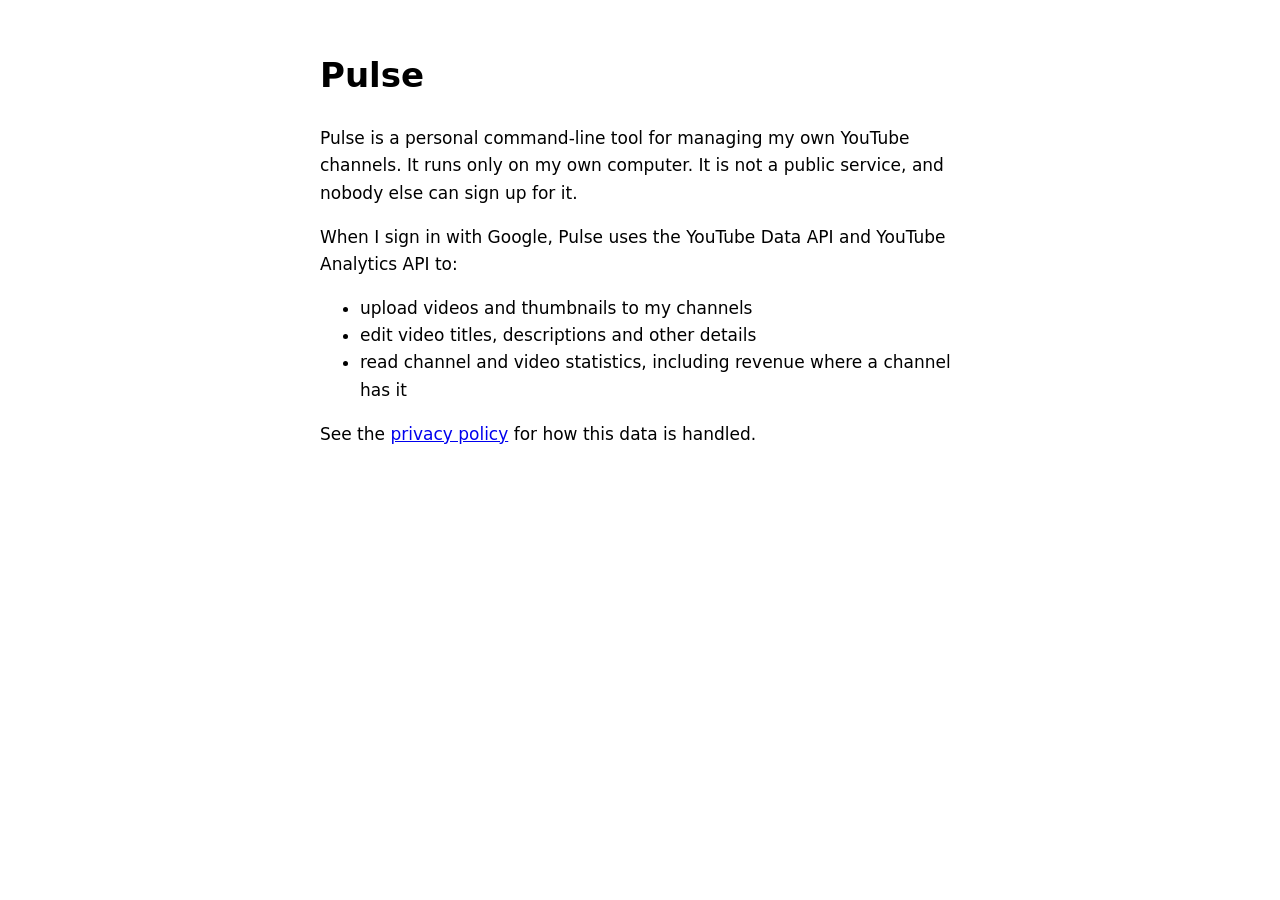
<file: pulse/index.html>
<!doctype html>
<html lang="en">
<head>
<meta charset="utf-8">
<meta name="viewport" content="width=device-width, initial-scale=1">
<title>Pulse</title>
<style>body{font:17px/1.6 system-ui,sans-serif;max-width:40rem;margin:3rem auto;padding:0 1.25rem}</style>
</head>
<body>
<h1>Pulse</h1>
<p>Pulse is a personal command-line tool for managing my own YouTube channels. It runs only on my own computer. It is not a public service, and nobody else can sign up for it.</p>
<p>When I sign in with Google, Pulse uses the YouTube Data API and YouTube Analytics API to:</p>
<ul>
<li>upload videos and thumbnails to my channels</li>
<li>edit video titles, descriptions and other details</li>
<li>read channel and video statistics, including revenue where a channel has it</li>
</ul>
<p>See the <a href="privacy.html">privacy policy</a> for how this data is handled.</p>
</body>
</html>
</file>
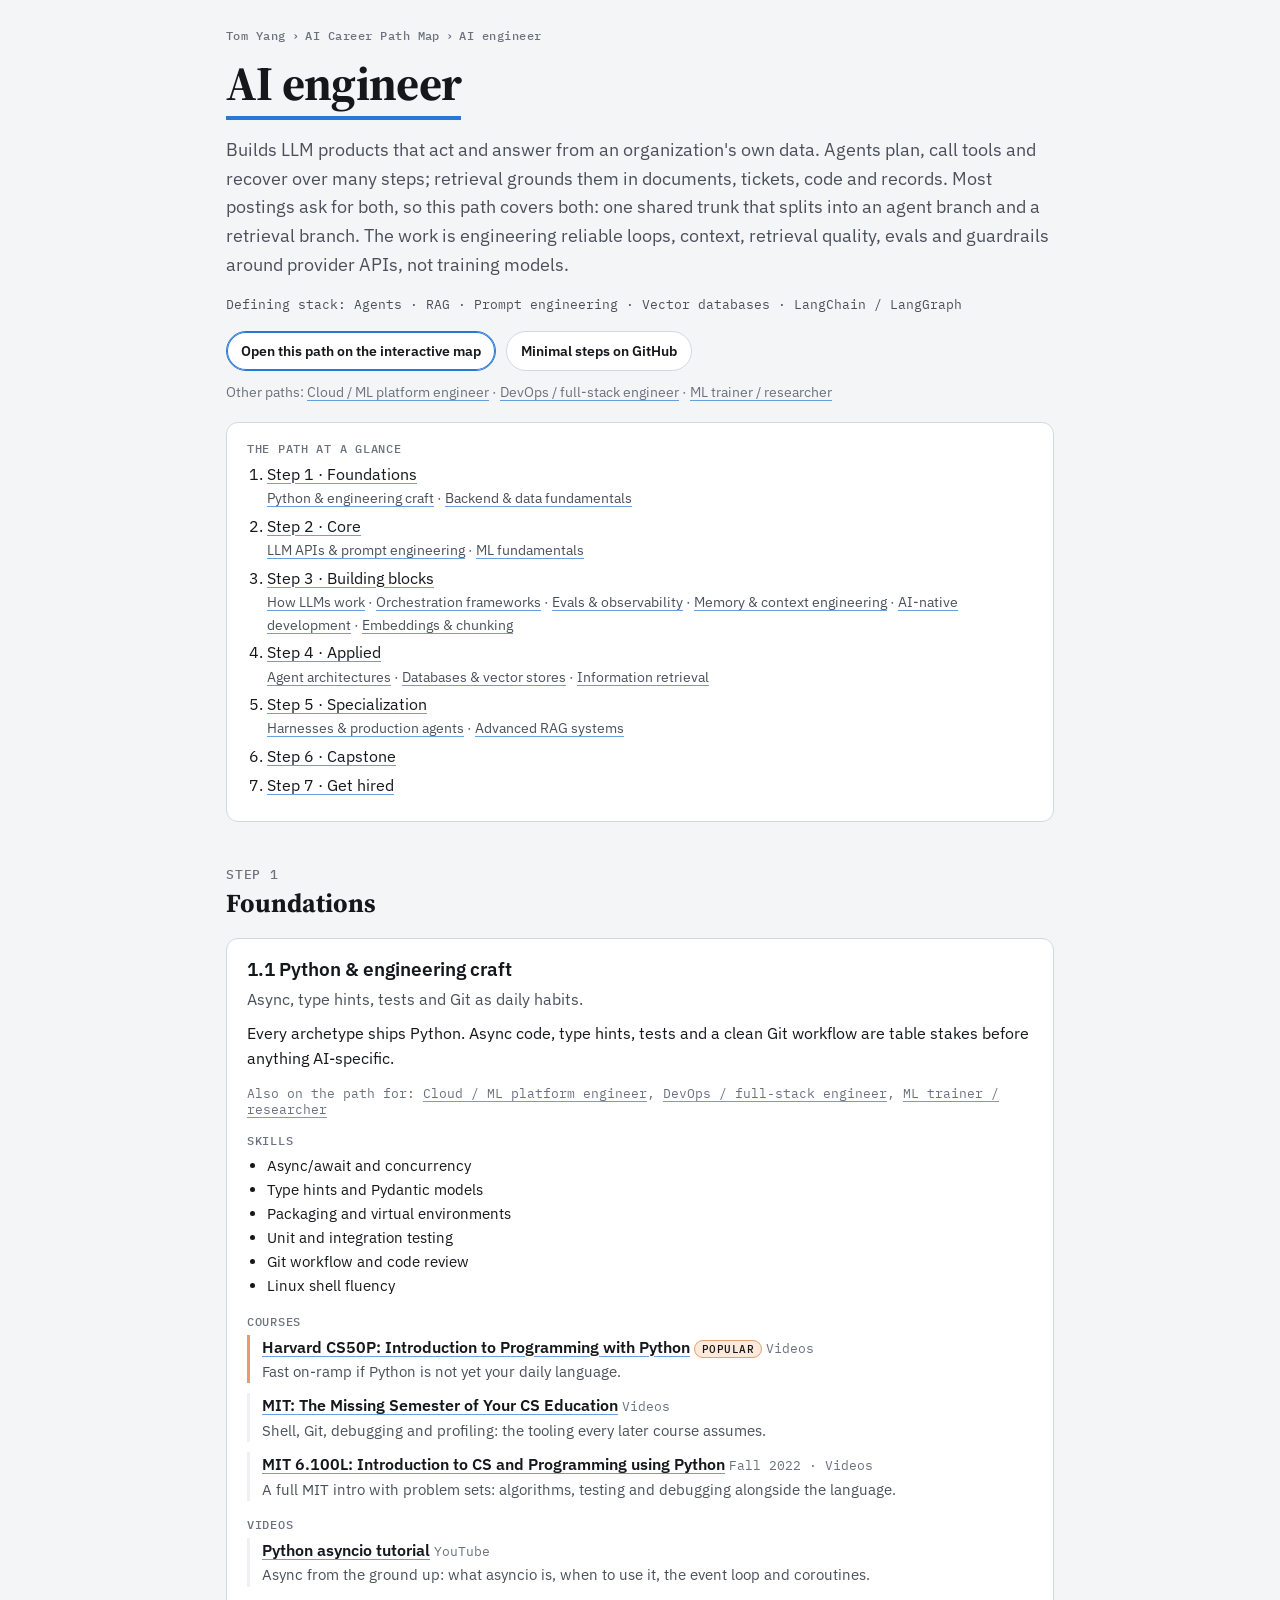
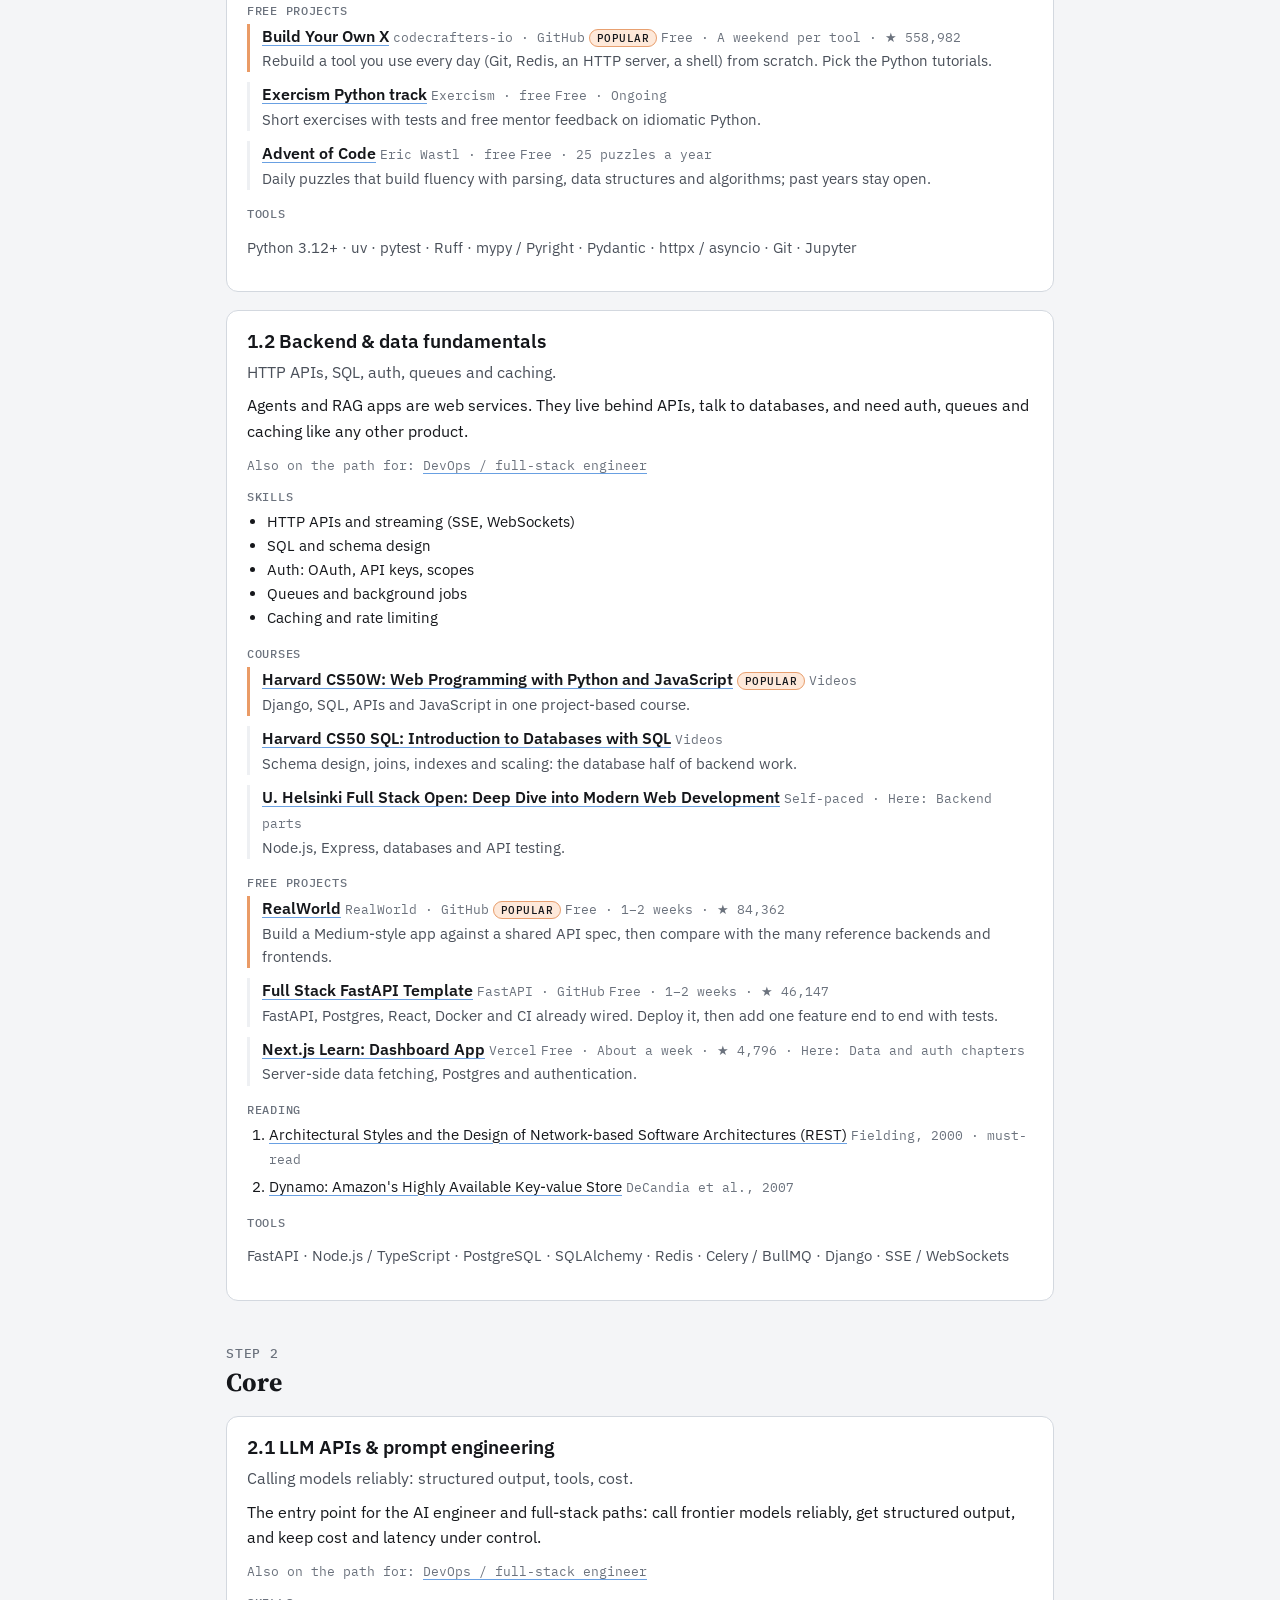
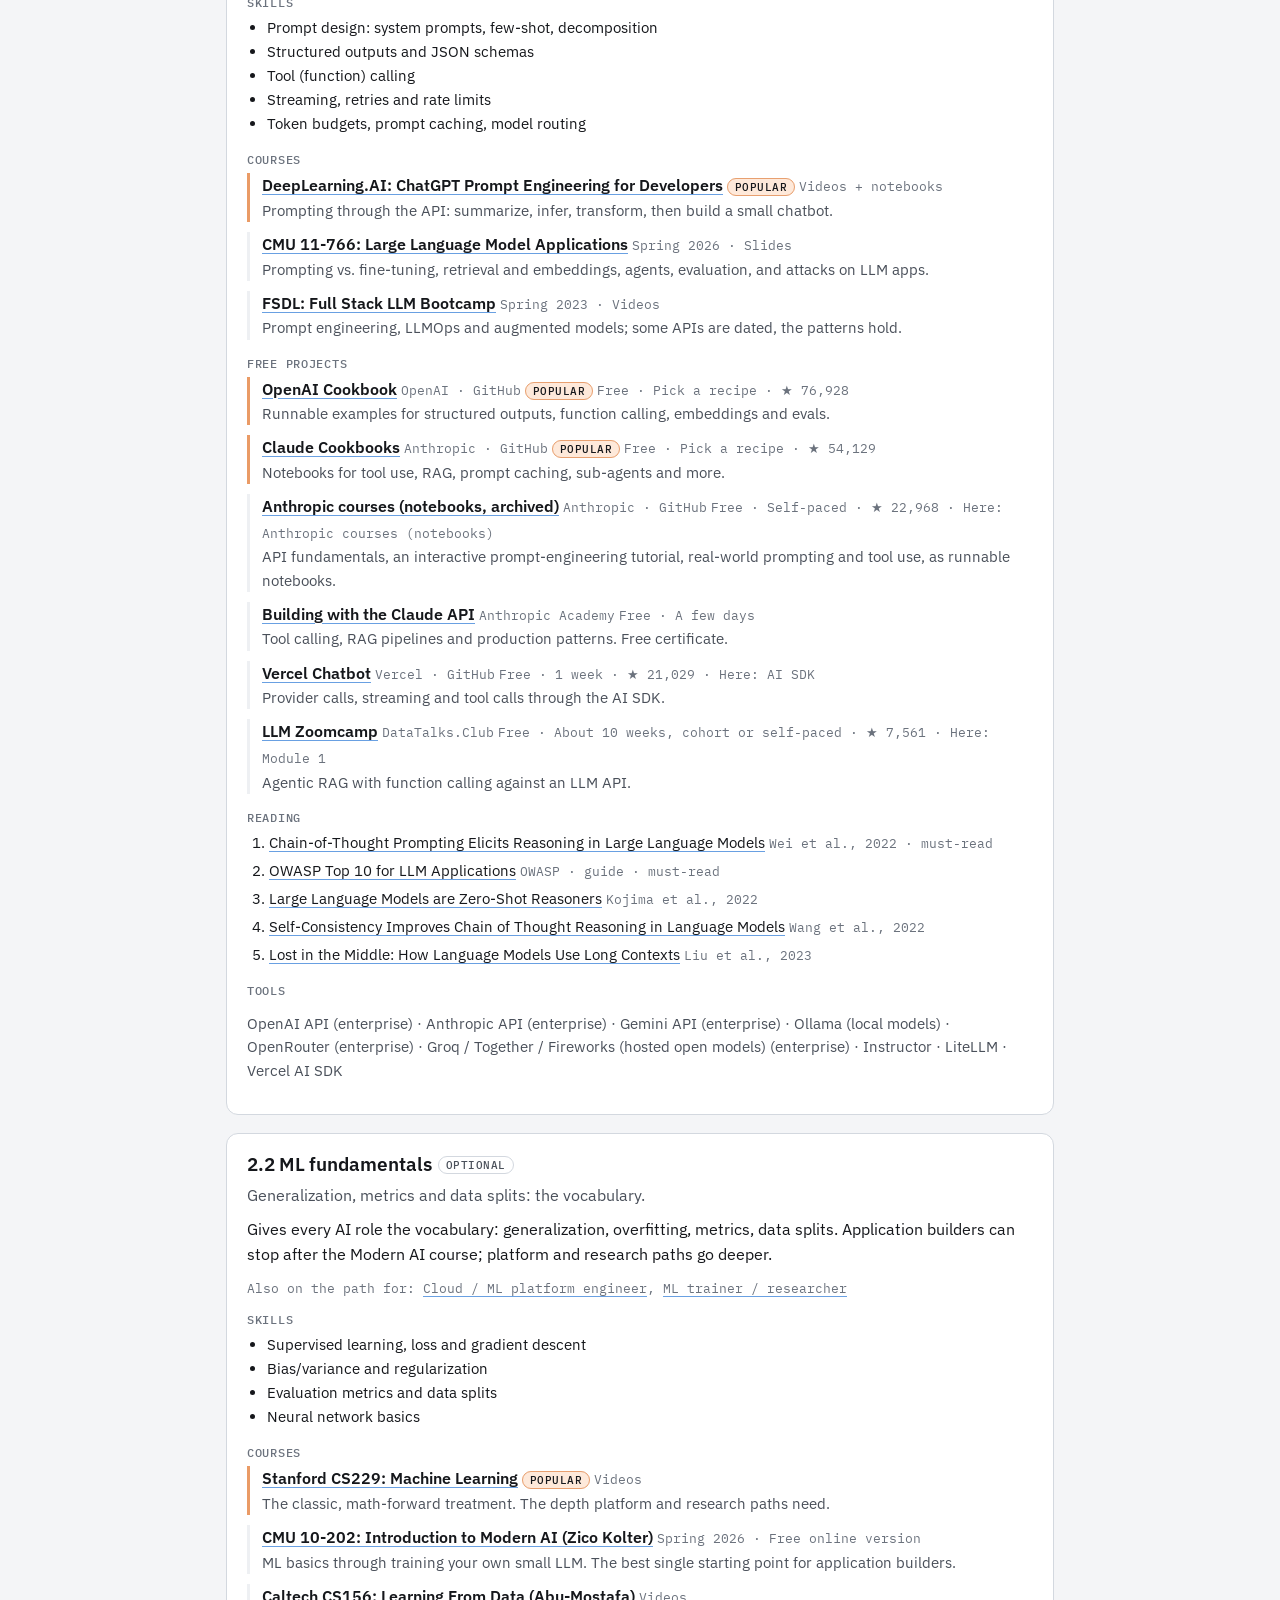
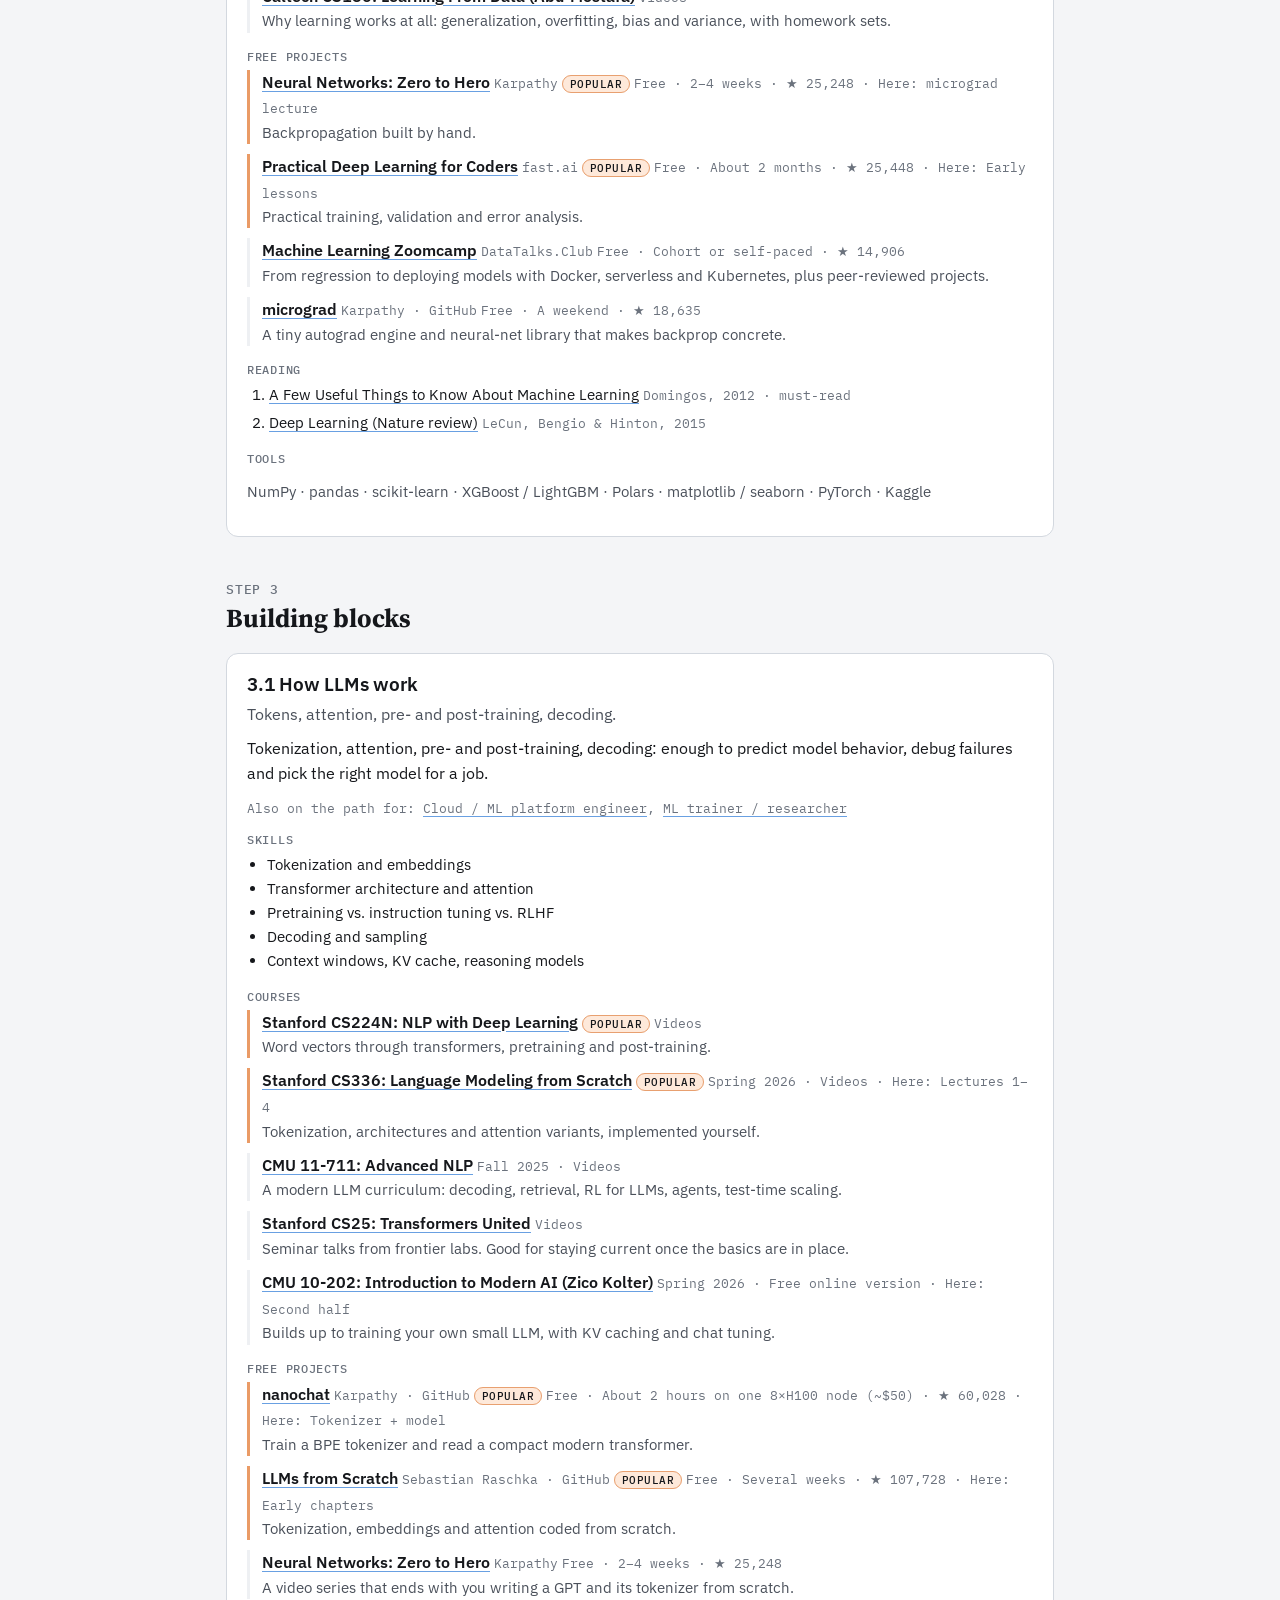
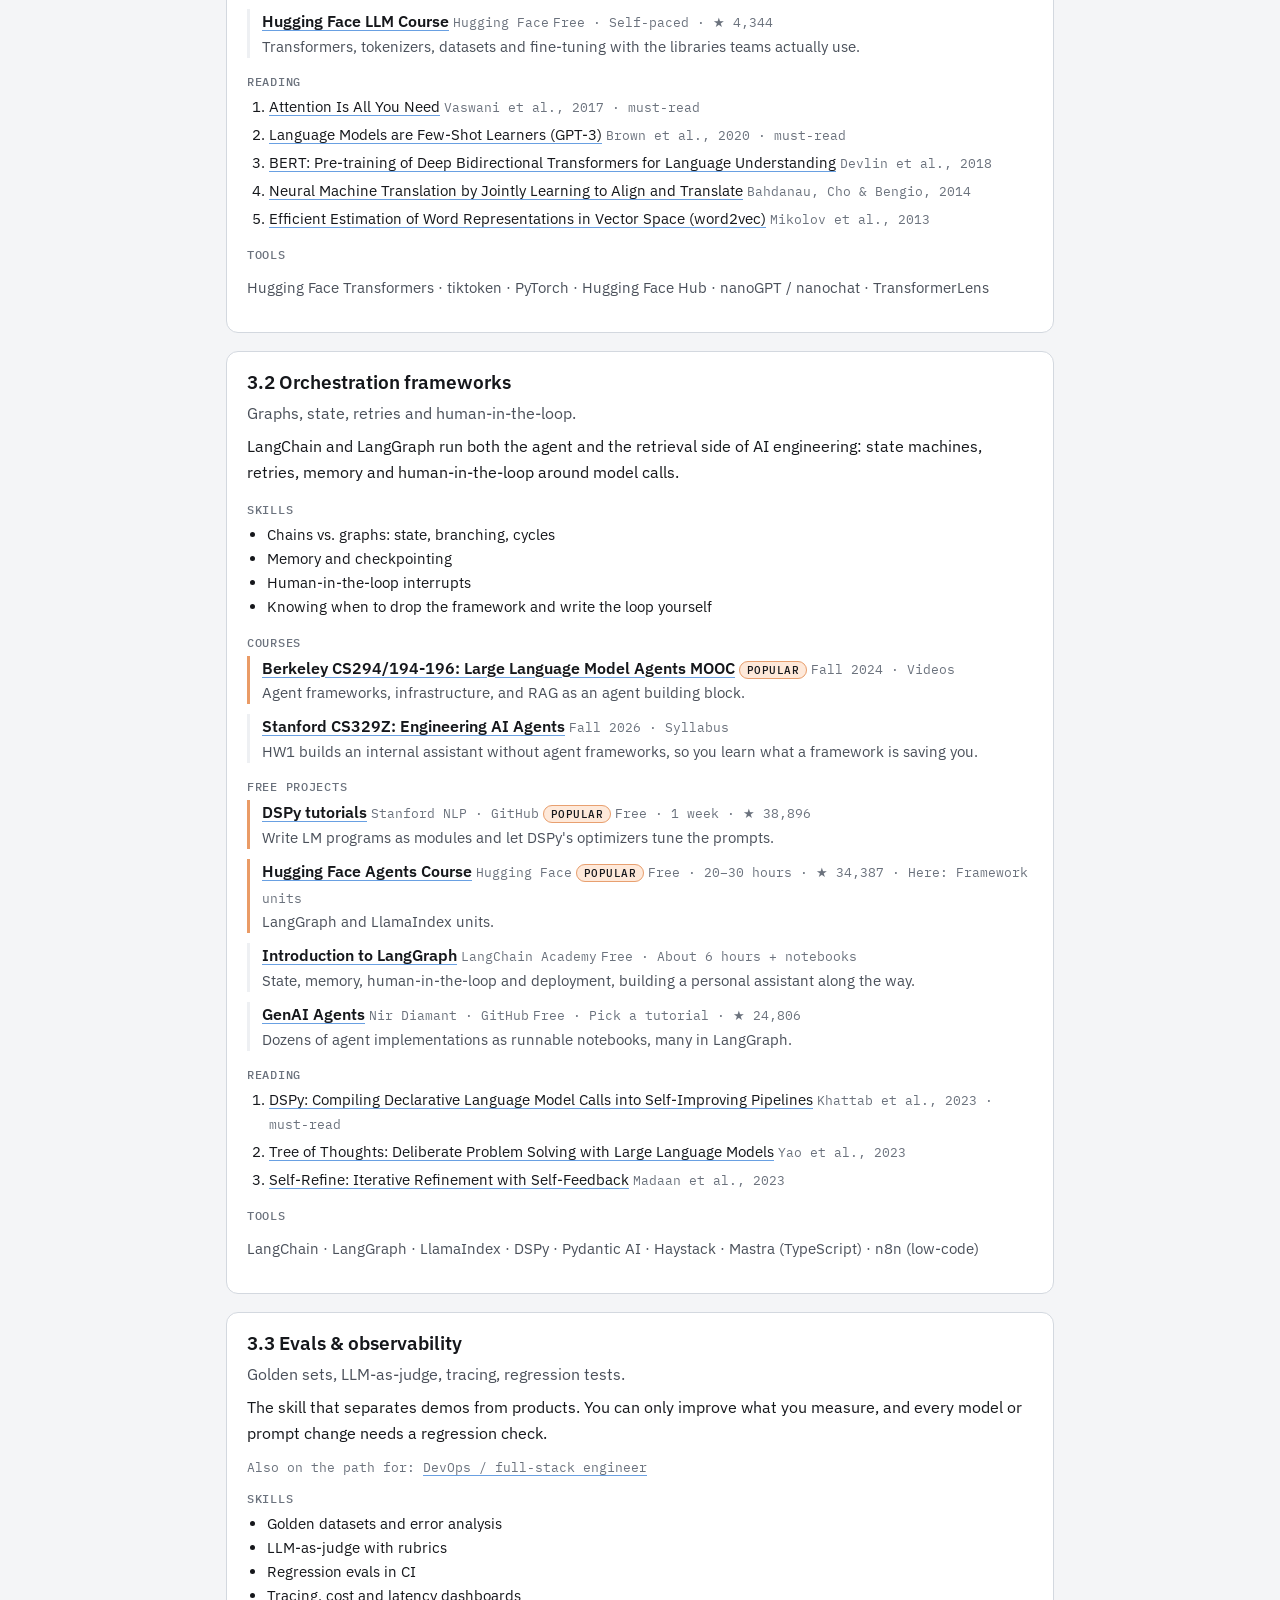
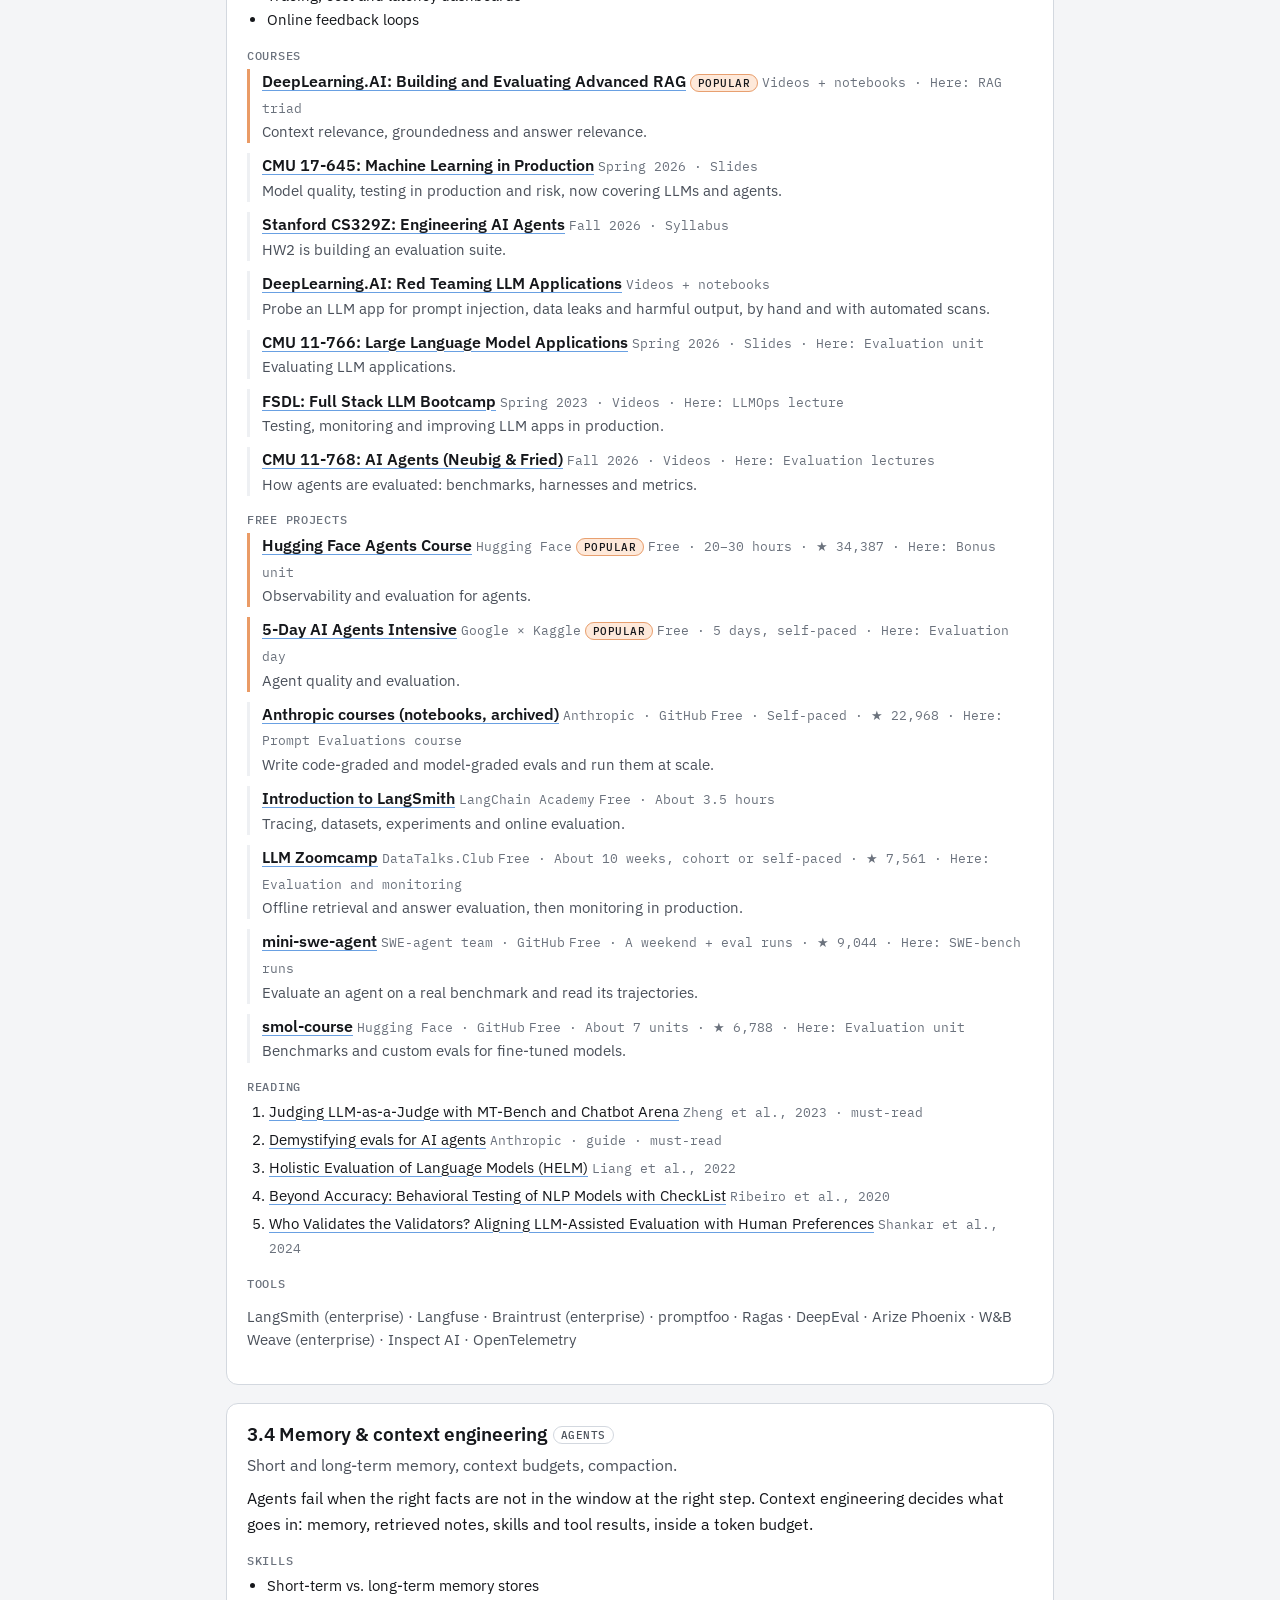
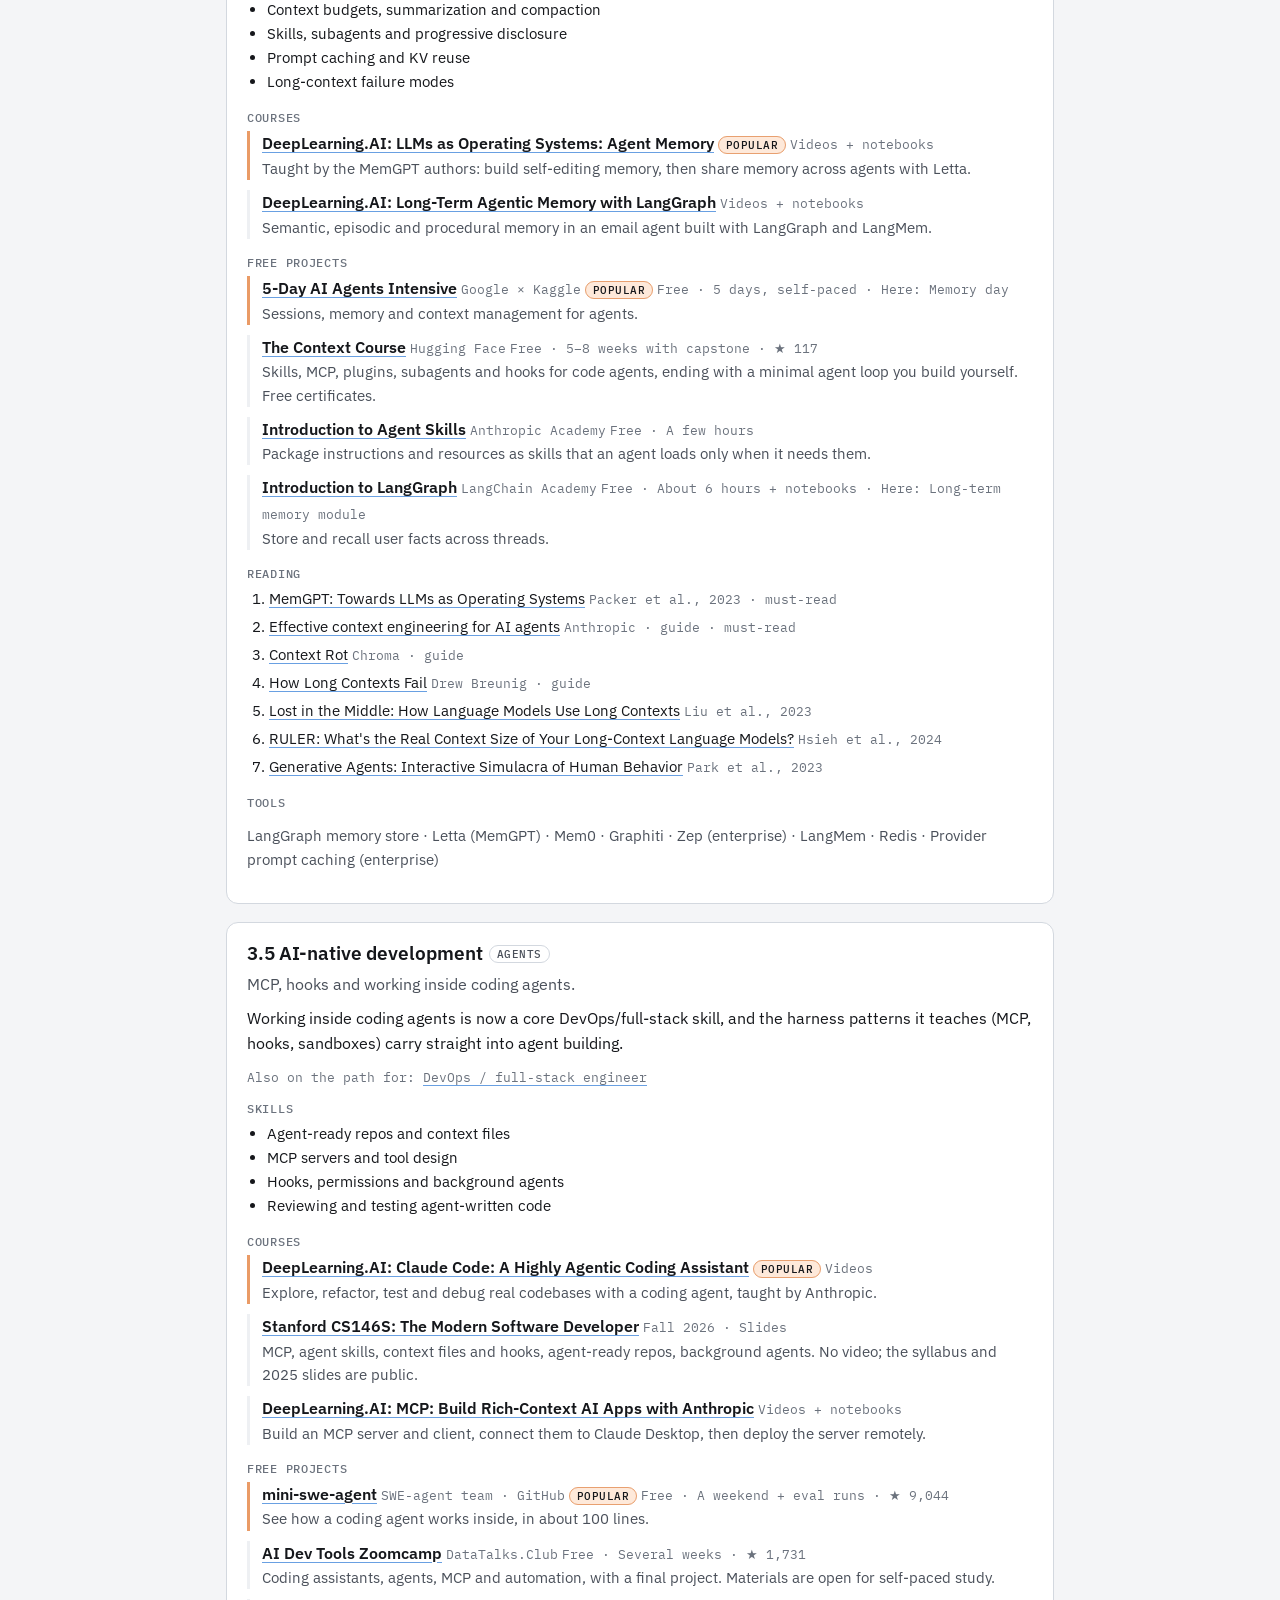
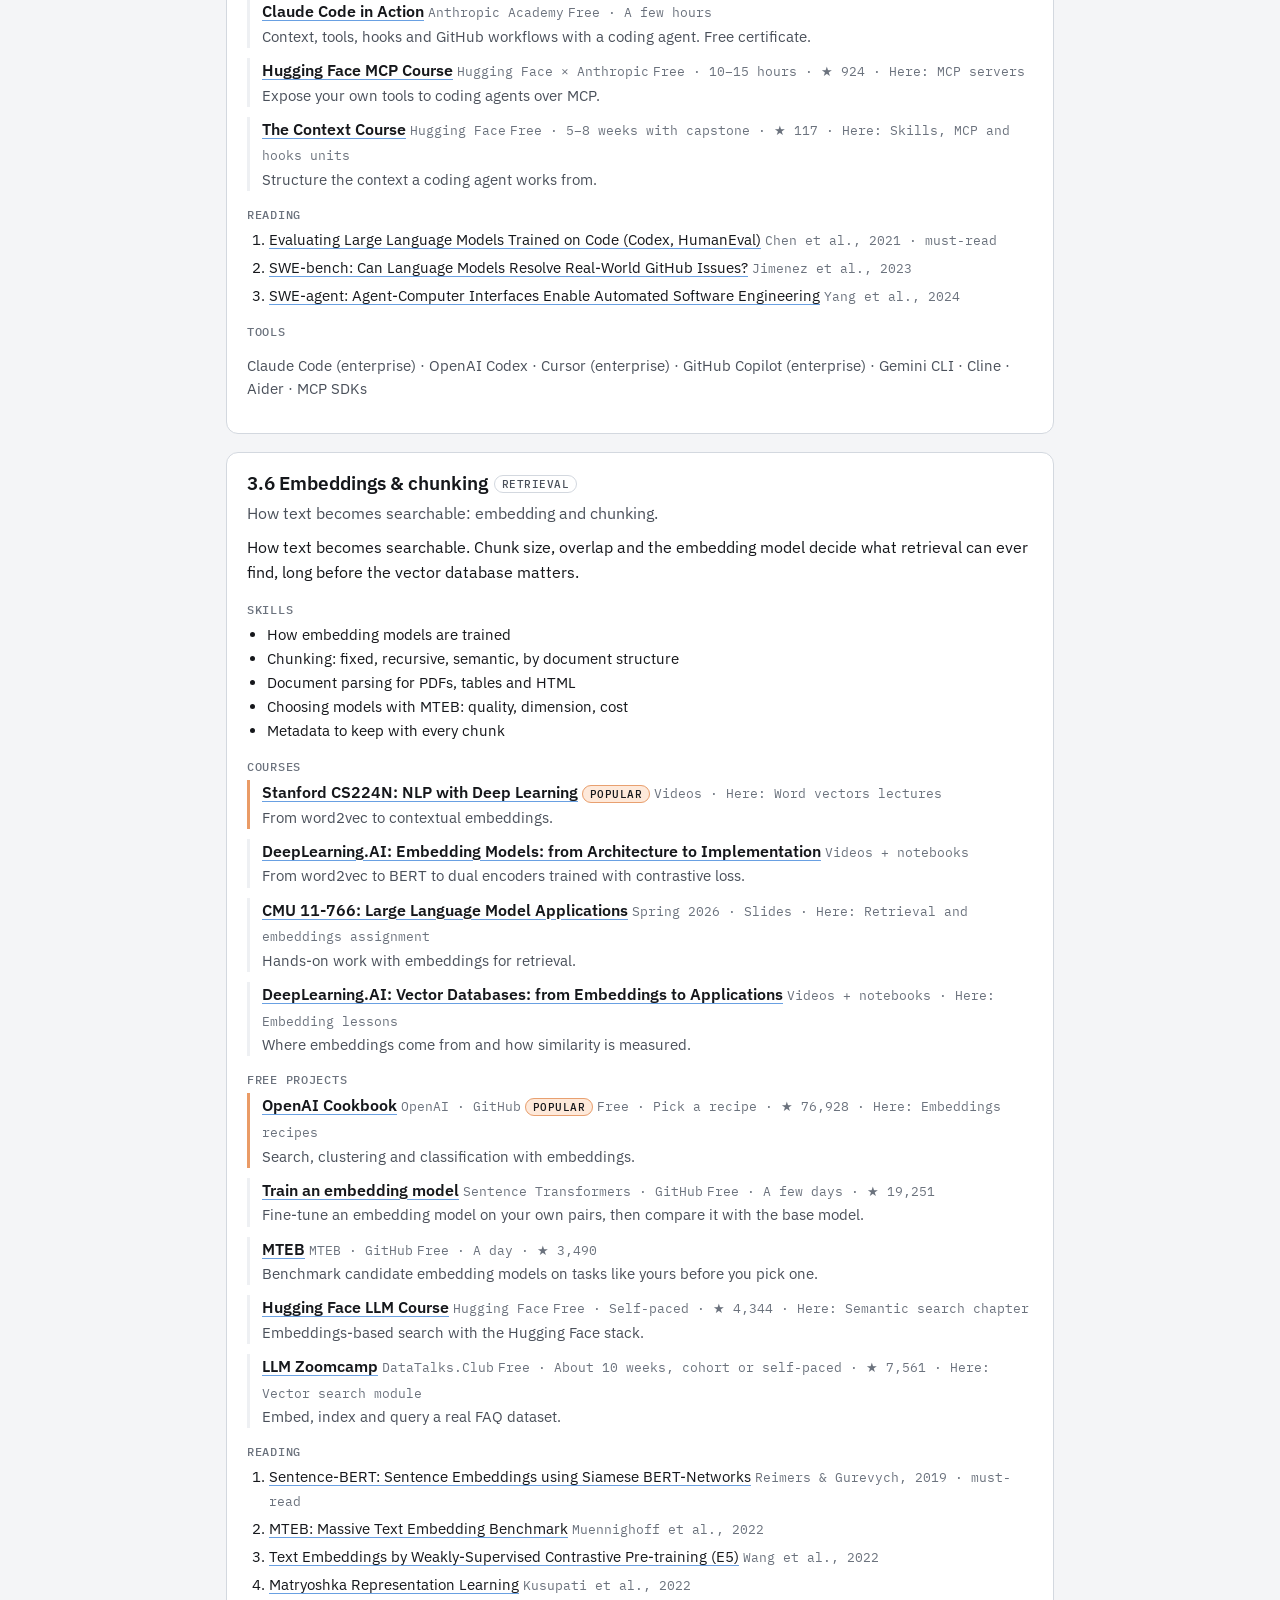
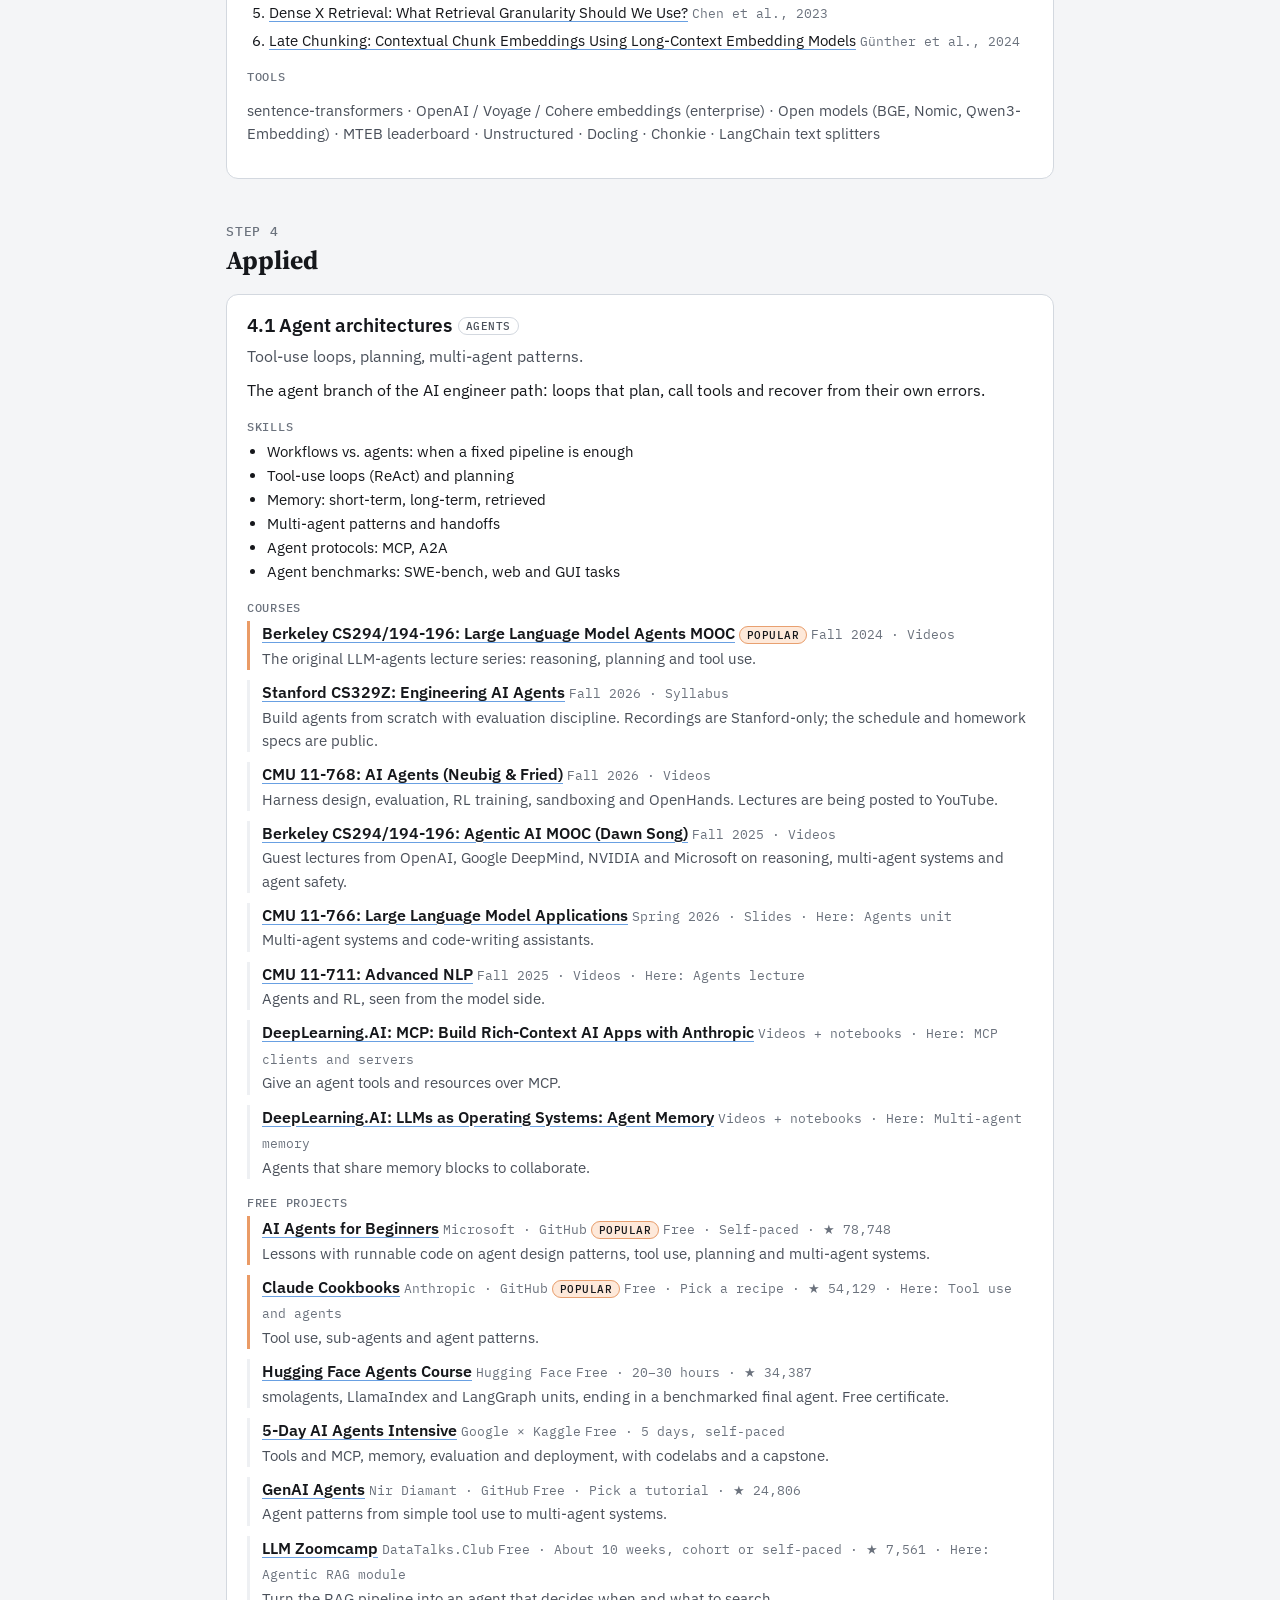
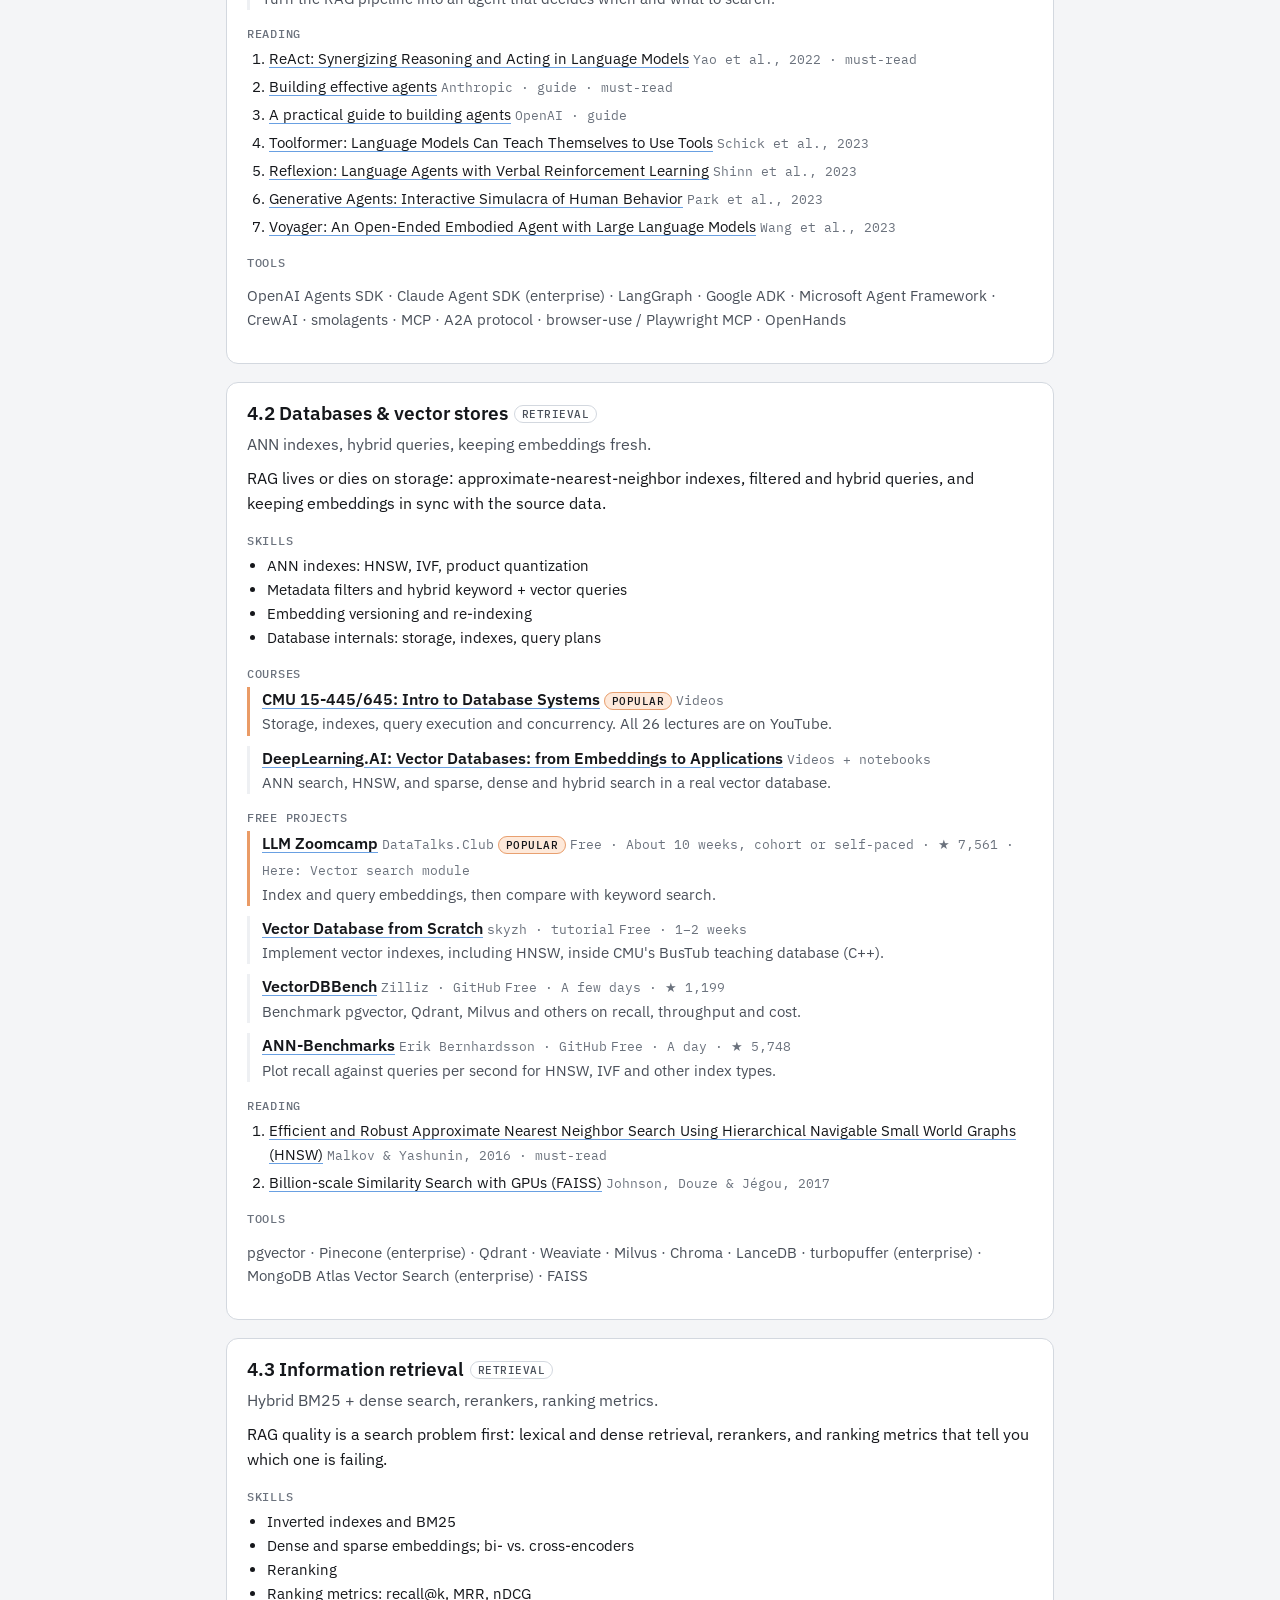
<file: ai-career-paths/ai-engineer/index.html>
<!DOCTYPE html>
<html lang="en">
<head>
<meta charset="utf-8">
<meta name="viewport" content="width=device-width, initial-scale=1">
<title>AI engineer path: skills, free courses and projects | AI Career Path Map</title>
<meta name="description" content="Step-by-step path to AI engineer: 15 skills from foundations to specialization, with 36 free courses, 44 free projects, 66 papers and guides, a capstone and interview prep.">
<link rel="canonical" href="https://tomyang1993.github.io/ai-career-paths/ai-engineer/">
<meta property="og:type" content="article">
<meta property="og:site_name" content="Tom Yang">
<meta property="og:title" content="AI engineer path: skills, free courses and projects">
<meta property="og:description" content="Step-by-step path to AI engineer: 15 skills from foundations to specialization, with 36 free courses, 44 free projects, 66 papers and guides, a capstone and interview prep.">
<meta property="og:url" content="https://tomyang1993.github.io/ai-career-paths/ai-engineer/">
<meta property="og:image" content="https://tomyang1993.github.io/ai-career-paths/og/ai-engineer.png">
<meta property="og:image:width" content="1200">
<meta property="og:image:height" content="630">
<meta property="og:image:alt" content="AI engineer path on the AI Career Path Map">
<meta name="twitter:card" content="summary_large_image">
<meta name="twitter:title" content="AI engineer path: skills, free courses and projects">
<meta name="twitter:description" content="Step-by-step path to AI engineer: 15 skills from foundations to specialization, with 36 free courses, 44 free projects, 66 papers and guides, a capstone and interview prep.">
<meta name="twitter:image" content="https://tomyang1993.github.io/ai-career-paths/og/ai-engineer.png">
<link rel="icon" href="/favicon.svg" type="image/svg+xml">
<link rel="apple-touch-icon" href="/apple-touch-icon.png">
<link rel="preconnect" href="https://fonts.googleapis.com">
<link rel="preconnect" href="https://fonts.gstatic.com" crossorigin>
<link href="https://fonts.googleapis.com/css2?family=IBM+Plex+Mono:wght@400;500&family=IBM+Plex+Sans:wght@400;600&family=Source+Serif+4:opsz,wght@8..60,700&display=swap" rel="stylesheet">
<script type="application/ld+json">[{"@context":"https://schema.org","@type":"LearningResource","name":"AI engineer path: skills, free courses and projects","description":"Step-by-step path to AI engineer: 15 skills from foundations to specialization, with 36 free courses, 44 free projects, 66 papers and guides, a capstone and interview prep.","url":"https://tomyang1993.github.io/ai-career-paths/ai-engineer/","inLanguage":"en","isAccessibleForFree":true,"learningResourceType":"Learning path","teaches":["Python & engineering craft","Backend & data fundamentals","ML fundamentals","LLM APIs & prompt engineering","Embeddings & chunking","Databases & vector stores","How LLMs work","Orchestration frameworks","Evals & observability","Memory & context engineering","AI-native development","Agent architectures","Information retrieval","Harnesses & production agents","Advanced RAG systems"],"author":{"@type":"Person","name":"Tom Yang","url":"https://tomyang1993.github.io/"},"isPartOf":{"@type":"WebPage","name":"AI Career Path Map","url":"https://tomyang1993.github.io/ai-career-paths/"}},{"@context":"https://schema.org","@type":"BreadcrumbList","itemListElement":[{"@type":"ListItem","position":1,"name":"Tom Yang","item":"https://tomyang1993.github.io/"},{"@type":"ListItem","position":2,"name":"AI Career Path Map","item":"https://tomyang1993.github.io/ai-career-paths/"},{"@type":"ListItem","position":3,"name":"AI engineer","item":"https://tomyang1993.github.io/ai-career-paths/ai-engineer/"}]}]</script>
<style>
:root{--bg:#f4f5f7;--surface:#fff;--surface-2:#eef0f3;--ink:#15171b;--ink-2:#4a505a;--ink-3:#6b727d;--line:#d3d8df;--focus:#2a78d6;
--r-ai:#2a78d6;--r-platform:#1baf7a;--r-devops:#eda100;--r-research:#e87ba4;--hot:#f97316;
--font-body:"IBM Plex Sans",system-ui,-apple-system,"Segoe UI",Roboto,sans-serif;--font-mono:"IBM Plex Mono",ui-monospace,SFMono-Regular,Menlo,Consolas,monospace;--font-serif:"Source Serif 4",Georgia,"Times New Roman",serif;color-scheme:light}
@media (prefers-color-scheme:dark){:root{--bg:#15171c;--surface:#1b1f26;--surface-2:#252a33;--ink:#e9ebef;--ink-2:#b6bcc6;--ink-3:#8a919c;--line:#333a45;--focus:#3987e5;
--r-ai:#3987e5;--r-platform:#199e70;--r-devops:#c98500;--r-research:#d55181;color-scheme:dark}}
*{box-sizing:border-box}
body{margin:0;background:var(--bg);color:var(--ink);font:16px/1.6 var(--font-body)}
a{color:inherit;text-decoration-color:color-mix(in srgb,var(--role) 70%,transparent);text-underline-offset:3px}
a:hover{text-decoration-thickness:2px}
a:focus-visible{outline:2px solid var(--focus);outline-offset:2px;border-radius:3px}
.wrap{max-width:860px;margin:0 auto;padding:28px 16px 64px}
.crumbs{font:500 12px var(--font-mono);letter-spacing:.04em;color:var(--ink-3);display:flex;flex-wrap:wrap;gap:6px}
.crumbs a{text-decoration:none}.crumbs a:hover{text-decoration:underline}
h1{font:700 clamp(34px,6vw,48px)/1.1 var(--font-serif);letter-spacing:-.015em;margin:14px 0 10px;padding-bottom:6px;border-bottom:4px solid var(--role);display:inline-block}
.story{font-size:18px;color:var(--ink-2);margin:6px 0 16px}
.stack{font:400 13px var(--font-mono);color:var(--ink-2)}
.cta{display:flex;flex-wrap:wrap;gap:10px;margin:18px 0 8px}
.cta a{padding:8px 14px;border-radius:999px;border:1px solid var(--line);background:var(--surface);text-decoration:none;font-weight:600;font-size:14px}
.cta a.primary{border-color:var(--role);box-shadow:inset 0 0 0 1px var(--role)}
.others{font-size:14px;color:var(--ink-3);margin:10px 0 0}
.card{background:var(--surface);border:1px solid var(--line);border-radius:12px;padding:18px 20px;margin:18px 0}
.toc ol{margin:6px 0 0;padding-left:20px}.toc li{margin:4px 0}
.toc .sk{color:var(--ink-2);font-size:14px}
h2{font:700 26px/1.25 var(--font-serif);margin:44px 0 6px}
h2 .n{font:500 13px var(--font-mono);letter-spacing:.06em;color:var(--ink-3);display:block;text-transform:uppercase;margin-bottom:4px}
.skill{scroll-margin-top:16px}
.skill h3{font:600 19px/1.3 var(--font-body);margin:0}
.tags{display:inline-flex;gap:6px;margin-left:6px;vertical-align:2px}
.tag{font:500 11px var(--font-mono);letter-spacing:.04em;padding:1px 7px;border-radius:999px;border:1px solid var(--line);color:var(--ink-2);text-transform:uppercase}
.tag.hot{border-color:color-mix(in srgb,var(--hot) 55%,var(--line));background:color-mix(in srgb,var(--hot) 16%,var(--surface));color:var(--ink)}
.desc{color:var(--ink-2);margin:6px 0 0}
.why{margin:8px 0 0}
h4{font:500 12px var(--font-mono);letter-spacing:.06em;text-transform:uppercase;color:var(--ink-3);margin:16px 0 6px}
ul.res{list-style:none;margin:0;padding:0;display:grid;gap:10px}
.card p + ul.res{margin-top:14px}
ul.res li{padding-left:12px;border-left:3px solid var(--surface-2)}
ul.res li.hotpick{border-left-color:color-mix(in srgb,var(--hot) 60%,var(--line))}
.rt{font-weight:600}.rm{font:400 12.5px var(--font-mono);color:var(--ink-3)}
.rn{display:block;font-size:14.5px;color:var(--ink-2)}
ul.skills{margin:0;padding-left:20px;font-size:15px}
ol.papers{margin:0;padding-left:22px;font-size:15px}ol.papers li{margin:4px 0}
.tools{font-size:14.5px;color:var(--ink-2)}
.cap{border-color:var(--role);box-shadow:inset 0 0 0 1px var(--role)}
footer{margin-top:48px;font-size:13px;color:var(--ink-3)}
</style>
</head>
<body style="--role:var(--r-ai)">
<div class="wrap">
<nav class="crumbs" aria-label="Breadcrumb"><a href="/">Tom Yang</a><span aria-hidden="true">›</span><a href="../">AI Career Path Map</a><span aria-hidden="true">›</span><span aria-current="page">AI engineer</span></nav>
<header>
<h1>AI engineer</h1>
<p class="story">Builds LLM products that act and answer from an organization's own data. Agents plan, call tools and recover over many steps; retrieval grounds them in documents, tickets, code and records. Most postings ask for both, so this path covers both: one shared trunk that splits into an agent branch and a retrieval branch. The work is engineering reliable loops, context, retrieval quality, evals and guardrails around provider APIs, not training models.</p>
<p class="stack">Defining stack: Agents · RAG · Prompt engineering · Vector databases · LangChain / LangGraph</p>
<div class="cta"><a class="primary" href="../#ai">Open this path on the interactive map</a><a href="https://github.com/TomYang1993/AI-career-path-minimal-steps#ai-engineer" rel="noopener">Minimal steps on GitHub</a></div>
<p class="others">Other paths: <a href="../cloud-ml-platform-engineer/">Cloud / ML platform engineer</a> · <a href="../devops-full-stack-engineer/">DevOps / full-stack engineer</a> · <a href="../ml-trainer-researcher/">ML trainer / researcher</a></p>
</header>
<nav class="card toc" aria-labelledby="toc-h"><h4 id="toc-h" style="margin-top:0">The path at a glance</h4><ol>
<li><a href="#step-1">Step 1 · Foundations</a><div class="sk"><a href="#skill-python">Python &amp; engineering craft</a> · <a href="#skill-web">Backend &amp; data fundamentals</a></div></li>
<li><a href="#step-2">Step 2 · Core</a><div class="sk"><a href="#skill-llm-apis">LLM APIs &amp; prompt engineering</a> · <a href="#skill-ml">ML fundamentals</a></div></li>
<li><a href="#step-3">Step 3 · Building blocks</a><div class="sk"><a href="#skill-llm">How LLMs work</a> · <a href="#skill-orchestration">Orchestration frameworks</a> · <a href="#skill-evals">Evals &amp; observability</a> · <a href="#skill-memory">Memory &amp; context engineering</a> · <a href="#skill-coding-agents">AI-native development</a> · <a href="#skill-embeddings">Embeddings &amp; chunking</a></div></li>
<li><a href="#step-4">Step 4 · Applied</a><div class="sk"><a href="#skill-agents">Agent architectures</a> · <a href="#skill-vectordb">Databases &amp; vector stores</a> · <a href="#skill-retrieval">Information retrieval</a></div></li>
<li><a href="#step-5">Step 5 · Specialization</a><div class="sk"><a href="#skill-agent-prod">Harnesses &amp; production agents</a> · <a href="#skill-rag">Advanced RAG systems</a></div></li>
<li><a href="#capstone">Step 6 · Capstone</a></li>
<li><a href="#hired">Step 7 · Get hired</a></li>
</ol></nav>

<section aria-labelledby="step-1">
<h2 id="step-1"><span class="n">Step 1</span>Foundations</h2>

<article class="card skill" id="skill-python">
<h3>1.1 Python &amp; engineering craft</h3>
<p class="desc">Async, type hints, tests and Git as daily habits.</p>
<p class="why">Every archetype ships Python. Async code, type hints, tests and a clean Git workflow are table stakes before anything AI-specific.</p>
<p class="rm">Also on the path for: <a href="../cloud-ml-platform-engineer/#skill-python">Cloud / ML platform engineer</a>, <a href="../devops-full-stack-engineer/#skill-python">DevOps / full-stack engineer</a>, <a href="../ml-trainer-researcher/#skill-python">ML trainer / researcher</a></p>
<h4>Skills</h4><ul class="skills"><li>Async/await and concurrency</li><li>Type hints and Pydantic models</li><li>Packaging and virtual environments</li><li>Unit and integration testing</li><li>Git workflow and code review</li><li>Linux shell fluency</li></ul>
<h4>Courses</h4><ul class="res"><li class="hotpick"><a class="rt" href="https://cs50.harvard.edu/python/" rel="noopener">Harvard CS50P: Introduction to Programming with Python</a> <span class="tag hot">Popular</span>
<span class="rm">Videos</span><span class="rn">Fast on-ramp if Python is not yet your daily language.</span></li>
<li><a class="rt" href="https://missing.csail.mit.edu/" rel="noopener">MIT: The Missing Semester of Your CS Education</a>
<span class="rm">Videos</span><span class="rn">Shell, Git, debugging and profiling: the tooling every later course assumes.</span></li>
<li><a class="rt" href="https://ocw.mit.edu/courses/6-100l-introduction-to-cs-and-programming-using-python-fall-2022/" rel="noopener">MIT 6.100L: Introduction to CS and Programming using Python</a>
<span class="rm">Fall 2022 · Videos</span><span class="rn">A full MIT intro with problem sets: algorithms, testing and debugging alongside the language.</span></li></ul>
<h4>Videos</h4><ul class="res"><li><a class="rt" href="https://www.youtube.com/watch?v=Qb9s3UiMSTA" rel="noopener">Python asyncio tutorial</a> <span class="rm">YouTube</span><span class="rn">Async from the ground up: what asyncio is, when to use it, the event loop and coroutines.</span></li></ul>
<h4>Free projects</h4><ul class="res"><li class="hotpick"><a class="rt" href="https://github.com/codecrafters-io/build-your-own-x" rel="noopener">Build Your Own X</a> <span class="rm">codecrafters-io · GitHub</span> <span class="tag hot">Popular</span>
<span class="rm">Free · A weekend per tool · ★ 558,982</span><span class="rn">Rebuild a tool you use every day (Git, Redis, an HTTP server, a shell) from scratch. Pick the Python tutorials.</span></li>
<li><a class="rt" href="https://exercism.org/tracks/python" rel="noopener">Exercism Python track</a> <span class="rm">Exercism · free</span>
<span class="rm">Free · Ongoing</span><span class="rn">Short exercises with tests and free mentor feedback on idiomatic Python.</span></li>
<li><a class="rt" href="https://adventofcode.com/" rel="noopener">Advent of Code</a> <span class="rm">Eric Wastl · free</span>
<span class="rm">Free · 25 puzzles a year</span><span class="rn">Daily puzzles that build fluency with parsing, data structures and algorithms; past years stay open.</span></li></ul>

<h4>Tools</h4><p class="tools">Python 3.12+ · uv · pytest · Ruff · mypy / Pyright · Pydantic · httpx / asyncio · Git · Jupyter</p>
</article>
<article class="card skill" id="skill-web">
<h3>1.2 Backend &amp; data fundamentals</h3>
<p class="desc">HTTP APIs, SQL, auth, queues and caching.</p>
<p class="why">Agents and RAG apps are web services. They live behind APIs, talk to databases, and need auth, queues and caching like any other product.</p>
<p class="rm">Also on the path for: <a href="../devops-full-stack-engineer/#skill-web">DevOps / full-stack engineer</a></p>
<h4>Skills</h4><ul class="skills"><li>HTTP APIs and streaming (SSE, WebSockets)</li><li>SQL and schema design</li><li>Auth: OAuth, API keys, scopes</li><li>Queues and background jobs</li><li>Caching and rate limiting</li></ul>
<h4>Courses</h4><ul class="res"><li class="hotpick"><a class="rt" href="https://cs50.harvard.edu/web/" rel="noopener">Harvard CS50W: Web Programming with Python and JavaScript</a> <span class="tag hot">Popular</span>
<span class="rm">Videos</span><span class="rn">Django, SQL, APIs and JavaScript in one project-based course.</span></li>
<li><a class="rt" href="https://cs50.harvard.edu/sql/" rel="noopener">Harvard CS50 SQL: Introduction to Databases with SQL</a>
<span class="rm">Videos</span><span class="rn">Schema design, joins, indexes and scaling: the database half of backend work.</span></li>
<li><a class="rt" href="https://fullstackopen.com/en/" rel="noopener">U. Helsinki Full Stack Open: Deep Dive into Modern Web Development</a>
<span class="rm">Self-paced · Here: Backend parts</span><span class="rn">Node.js, Express, databases and API testing.</span></li></ul>

<h4>Free projects</h4><ul class="res"><li class="hotpick"><a class="rt" href="https://github.com/realworld-apps/realworld" rel="noopener">RealWorld</a> <span class="rm">RealWorld · GitHub</span> <span class="tag hot">Popular</span>
<span class="rm">Free · 1–2 weeks · ★ 84,362</span><span class="rn">Build a Medium-style app against a shared API spec, then compare with the many reference backends and frontends.</span></li>
<li><a class="rt" href="https://github.com/fastapi/full-stack-fastapi-template" rel="noopener">Full Stack FastAPI Template</a> <span class="rm">FastAPI · GitHub</span>
<span class="rm">Free · 1–2 weeks · ★ 46,147</span><span class="rn">FastAPI, Postgres, React, Docker and CI already wired. Deploy it, then add one feature end to end with tests.</span></li>
<li><a class="rt" href="https://nextjs.org/learn" rel="noopener">Next.js Learn: Dashboard App</a> <span class="rm">Vercel</span>
<span class="rm">Free · About a week · ★ 4,796 · Here: Data and auth chapters</span><span class="rn">Server-side data fetching, Postgres and authentication.</span></li></ul>
<h4>Reading</h4><ol class="papers"><li><a href="https://ics.uci.edu/~fielding/pubs/dissertation/top.htm" rel="noopener">Architectural Styles and the Design of Network-based Software Architectures (REST)</a> <span class="rm">Fielding, 2000 · must-read</span></li><li><a href="https://www.allthingsdistributed.com/files/amazon-dynamo-sosp2007.pdf" rel="noopener">Dynamo: Amazon's Highly Available Key-value Store</a> <span class="rm">DeCandia et al., 2007</span></li></ol>
<h4>Tools</h4><p class="tools">FastAPI · Node.js / TypeScript · PostgreSQL · SQLAlchemy · Redis · Celery / BullMQ · Django · SSE / WebSockets</p>
</article>
</section>
<section aria-labelledby="step-2">
<h2 id="step-2"><span class="n">Step 2</span>Core</h2>

<article class="card skill" id="skill-llm-apis">
<h3>2.1 LLM APIs &amp; prompt engineering</h3>
<p class="desc">Calling models reliably: structured output, tools, cost.</p>
<p class="why">The entry point for the AI engineer and full-stack paths: call frontier models reliably, get structured output, and keep cost and latency under control.</p>
<p class="rm">Also on the path for: <a href="../devops-full-stack-engineer/#skill-llm-apis">DevOps / full-stack engineer</a></p>
<h4>Skills</h4><ul class="skills"><li>Prompt design: system prompts, few-shot, decomposition</li><li>Structured outputs and JSON schemas</li><li>Tool (function) calling</li><li>Streaming, retries and rate limits</li><li>Token budgets, prompt caching, model routing</li></ul>
<h4>Courses</h4><ul class="res"><li class="hotpick"><a class="rt" href="https://www.deeplearning.ai/short-courses/chatgpt-prompt-engineering-for-developers/" rel="noopener">DeepLearning.AI: ChatGPT Prompt Engineering for Developers</a> <span class="tag hot">Popular</span>
<span class="rm">Videos + notebooks</span><span class="rn">Prompting through the API: summarize, infer, transform, then build a small chatbot.</span></li>
<li><a class="rt" href="https://cmu-llms.org/" rel="noopener">CMU 11-766: Large Language Model Applications</a>
<span class="rm">Spring 2026 · Slides</span><span class="rn">Prompting vs. fine-tuning, retrieval and embeddings, agents, evaluation, and attacks on LLM apps.</span></li>
<li><a class="rt" href="https://fullstackdeeplearning.com/llm-bootcamp/" rel="noopener">FSDL: Full Stack LLM Bootcamp</a>
<span class="rm">Spring 2023 · Videos</span><span class="rn">Prompt engineering, LLMOps and augmented models; some APIs are dated, the patterns hold.</span></li></ul>

<h4>Free projects</h4><ul class="res"><li class="hotpick"><a class="rt" href="https://github.com/openai/openai-cookbook" rel="noopener">OpenAI Cookbook</a> <span class="rm">OpenAI · GitHub</span> <span class="tag hot">Popular</span>
<span class="rm">Free · Pick a recipe · ★ 76,928</span><span class="rn">Runnable examples for structured outputs, function calling, embeddings and evals.</span></li>
<li class="hotpick"><a class="rt" href="https://github.com/anthropics/claude-cookbooks" rel="noopener">Claude Cookbooks</a> <span class="rm">Anthropic · GitHub</span> <span class="tag hot">Popular</span>
<span class="rm">Free · Pick a recipe · ★ 54,129</span><span class="rn">Notebooks for tool use, RAG, prompt caching, sub-agents and more.</span></li>
<li><a class="rt" href="https://github.com/anthropics/courses" rel="noopener">Anthropic courses (notebooks, archived)</a> <span class="rm">Anthropic · GitHub</span>
<span class="rm">Free · Self-paced · ★ 22,968 · Here: Anthropic courses (notebooks)</span><span class="rn">API fundamentals, an interactive prompt-engineering tutorial, real-world prompting and tool use, as runnable notebooks.</span></li>
<li><a class="rt" href="https://anthropic.skilljar.com/claude-with-the-anthropic-api" rel="noopener">Building with the Claude API</a> <span class="rm">Anthropic Academy</span>
<span class="rm">Free · A few days</span><span class="rn">Tool calling, RAG pipelines and production patterns. Free certificate.</span></li>
<li><a class="rt" href="https://github.com/vercel/chatbot" rel="noopener">Vercel Chatbot</a> <span class="rm">Vercel · GitHub</span>
<span class="rm">Free · 1 week · ★ 21,029 · Here: AI SDK</span><span class="rn">Provider calls, streaming and tool calls through the AI SDK.</span></li>
<li><a class="rt" href="https://github.com/DataTalksClub/llm-zoomcamp" rel="noopener">LLM Zoomcamp</a> <span class="rm">DataTalks.Club</span>
<span class="rm">Free · About 10 weeks, cohort or self-paced · ★ 7,561 · Here: Module 1</span><span class="rn">Agentic RAG with function calling against an LLM API.</span></li></ul>
<h4>Reading</h4><ol class="papers"><li><a href="https://arxiv.org/abs/2201.11903" rel="noopener">Chain-of-Thought Prompting Elicits Reasoning in Large Language Models</a> <span class="rm">Wei et al., 2022 · must-read</span></li><li><a href="https://genai.owasp.org/llm-top-10/" rel="noopener">OWASP Top 10 for LLM Applications</a> <span class="rm">OWASP · guide · must-read</span></li><li><a href="https://arxiv.org/abs/2205.11916" rel="noopener">Large Language Models are Zero-Shot Reasoners</a> <span class="rm">Kojima et al., 2022</span></li><li><a href="https://arxiv.org/abs/2203.11171" rel="noopener">Self-Consistency Improves Chain of Thought Reasoning in Language Models</a> <span class="rm">Wang et al., 2022</span></li><li><a href="https://arxiv.org/abs/2307.03172" rel="noopener">Lost in the Middle: How Language Models Use Long Contexts</a> <span class="rm">Liu et al., 2023</span></li></ol>
<h4>Tools</h4><p class="tools">OpenAI API (enterprise) · Anthropic API (enterprise) · Gemini API (enterprise) · Ollama (local models) · OpenRouter (enterprise) · Groq / Together / Fireworks (hosted open models) (enterprise) · Instructor · LiteLLM · Vercel AI SDK</p>
</article>
<article class="card skill" id="skill-ml">
<h3>2.2 ML fundamentals<span class="tags"><span class="tag">optional</span></span></h3>
<p class="desc">Generalization, metrics and data splits: the vocabulary.</p>
<p class="why">Gives every AI role the vocabulary: generalization, overfitting, metrics, data splits. Application builders can stop after the Modern AI course; platform and research paths go deeper.</p>
<p class="rm">Also on the path for: <a href="../cloud-ml-platform-engineer/#skill-ml">Cloud / ML platform engineer</a>, <a href="../ml-trainer-researcher/#skill-ml">ML trainer / researcher</a></p>
<h4>Skills</h4><ul class="skills"><li>Supervised learning, loss and gradient descent</li><li>Bias/variance and regularization</li><li>Evaluation metrics and data splits</li><li>Neural network basics</li></ul>
<h4>Courses</h4><ul class="res"><li class="hotpick"><a class="rt" href="https://cs229.stanford.edu/" rel="noopener">Stanford CS229: Machine Learning</a> <span class="tag hot">Popular</span>
<span class="rm">Videos</span><span class="rn">The classic, math-forward treatment. The depth platform and research paths need.</span></li>
<li><a class="rt" href="https://modernaicourse.org/" rel="noopener">CMU 10-202: Introduction to Modern AI (Zico Kolter)</a>
<span class="rm">Spring 2026 · Free online version</span><span class="rn">ML basics through training your own small LLM. The best single starting point for application builders.</span></li>
<li><a class="rt" href="https://work.caltech.edu/telecourse" rel="noopener">Caltech CS156: Learning From Data (Abu-Mostafa)</a>
<span class="rm">Videos</span><span class="rn">Why learning works at all: generalization, overfitting, bias and variance, with homework sets.</span></li></ul>

<h4>Free projects</h4><ul class="res"><li class="hotpick"><a class="rt" href="https://karpathy.ai/zero-to-hero.html" rel="noopener">Neural Networks: Zero to Hero</a> <span class="rm">Karpathy</span> <span class="tag hot">Popular</span>
<span class="rm">Free · 2–4 weeks · ★ 25,248 · Here: micrograd lecture</span><span class="rn">Backpropagation built by hand.</span></li>
<li class="hotpick"><a class="rt" href="https://course.fast.ai/" rel="noopener">Practical Deep Learning for Coders</a> <span class="rm">fast.ai</span> <span class="tag hot">Popular</span>
<span class="rm">Free · About 2 months · ★ 25,448 · Here: Early lessons</span><span class="rn">Practical training, validation and error analysis.</span></li>
<li><a class="rt" href="https://github.com/DataTalksClub/machine-learning-zoomcamp" rel="noopener">Machine Learning Zoomcamp</a> <span class="rm">DataTalks.Club</span>
<span class="rm">Free · Cohort or self-paced · ★ 14,906</span><span class="rn">From regression to deploying models with Docker, serverless and Kubernetes, plus peer-reviewed projects.</span></li>
<li><a class="rt" href="https://github.com/karpathy/micrograd" rel="noopener">micrograd</a> <span class="rm">Karpathy · GitHub</span>
<span class="rm">Free · A weekend · ★ 18,635</span><span class="rn">A tiny autograd engine and neural-net library that makes backprop concrete.</span></li></ul>
<h4>Reading</h4><ol class="papers"><li><a href="https://homes.cs.washington.edu/~pedrod/papers/cacm12.pdf" rel="noopener">A Few Useful Things to Know About Machine Learning</a> <span class="rm">Domingos, 2012 · must-read</span></li><li><a href="https://www.nature.com/articles/nature14539" rel="noopener">Deep Learning (Nature review)</a> <span class="rm">LeCun, Bengio &amp; Hinton, 2015</span></li></ol>
<h4>Tools</h4><p class="tools">NumPy · pandas · scikit-learn · XGBoost / LightGBM · Polars · matplotlib / seaborn · PyTorch · Kaggle</p>
</article>
</section>
<section aria-labelledby="step-3">
<h2 id="step-3"><span class="n">Step 3</span>Building blocks</h2>

<article class="card skill" id="skill-llm">
<h3>3.1 How LLMs work</h3>
<p class="desc">Tokens, attention, pre- and post-training, decoding.</p>
<p class="why">Tokenization, attention, pre- and post-training, decoding: enough to predict model behavior, debug failures and pick the right model for a job.</p>
<p class="rm">Also on the path for: <a href="../cloud-ml-platform-engineer/#skill-llm">Cloud / ML platform engineer</a>, <a href="../ml-trainer-researcher/#skill-llm">ML trainer / researcher</a></p>
<h4>Skills</h4><ul class="skills"><li>Tokenization and embeddings</li><li>Transformer architecture and attention</li><li>Pretraining vs. instruction tuning vs. RLHF</li><li>Decoding and sampling</li><li>Context windows, KV cache, reasoning models</li></ul>
<h4>Courses</h4><ul class="res"><li class="hotpick"><a class="rt" href="https://web.stanford.edu/class/cs224n/" rel="noopener">Stanford CS224N: NLP with Deep Learning</a> <span class="tag hot">Popular</span>
<span class="rm">Videos</span><span class="rn">Word vectors through transformers, pretraining and post-training.</span></li>
<li class="hotpick"><a class="rt" href="https://cs336.stanford.edu/" rel="noopener">Stanford CS336: Language Modeling from Scratch</a> <span class="tag hot">Popular</span>
<span class="rm">Spring 2026 · Videos · Here: Lectures 1–4</span><span class="rn">Tokenization, architectures and attention variants, implemented yourself.</span></li>
<li><a class="rt" href="https://cmu-l3.github.io/anlp-fall2025/" rel="noopener">CMU 11-711: Advanced NLP</a>
<span class="rm">Fall 2025 · Videos</span><span class="rn">A modern LLM curriculum: decoding, retrieval, RL for LLMs, agents, test-time scaling.</span></li>
<li><a class="rt" href="https://web.stanford.edu/class/cs25/" rel="noopener">Stanford CS25: Transformers United</a>
<span class="rm">Videos</span><span class="rn">Seminar talks from frontier labs. Good for staying current once the basics are in place.</span></li>
<li><a class="rt" href="https://modernaicourse.org/" rel="noopener">CMU 10-202: Introduction to Modern AI (Zico Kolter)</a>
<span class="rm">Spring 2026 · Free online version · Here: Second half</span><span class="rn">Builds up to training your own small LLM, with KV caching and chat tuning.</span></li></ul>

<h4>Free projects</h4><ul class="res"><li class="hotpick"><a class="rt" href="https://github.com/karpathy/nanochat" rel="noopener">nanochat</a> <span class="rm">Karpathy · GitHub</span> <span class="tag hot">Popular</span>
<span class="rm">Free · About 2 hours on one 8×H100 node (~$50) · ★ 60,028 · Here: Tokenizer + model</span><span class="rn">Train a BPE tokenizer and read a compact modern transformer.</span></li>
<li class="hotpick"><a class="rt" href="https://github.com/rasbt/LLMs-from-scratch" rel="noopener">LLMs from Scratch</a> <span class="rm">Sebastian Raschka · GitHub</span> <span class="tag hot">Popular</span>
<span class="rm">Free · Several weeks · ★ 107,728 · Here: Early chapters</span><span class="rn">Tokenization, embeddings and attention coded from scratch.</span></li>
<li><a class="rt" href="https://karpathy.ai/zero-to-hero.html" rel="noopener">Neural Networks: Zero to Hero</a> <span class="rm">Karpathy</span>
<span class="rm">Free · 2–4 weeks · ★ 25,248</span><span class="rn">A video series that ends with you writing a GPT and its tokenizer from scratch.</span></li>
<li><a class="rt" href="https://huggingface.co/learn/llm-course" rel="noopener">Hugging Face LLM Course</a> <span class="rm">Hugging Face</span>
<span class="rm">Free · Self-paced · ★ 4,344</span><span class="rn">Transformers, tokenizers, datasets and fine-tuning with the libraries teams actually use.</span></li></ul>
<h4>Reading</h4><ol class="papers"><li><a href="https://arxiv.org/abs/1706.03762" rel="noopener">Attention Is All You Need</a> <span class="rm">Vaswani et al., 2017 · must-read</span></li><li><a href="https://arxiv.org/abs/2005.14165" rel="noopener">Language Models are Few-Shot Learners (GPT-3)</a> <span class="rm">Brown et al., 2020 · must-read</span></li><li><a href="https://arxiv.org/abs/1810.04805" rel="noopener">BERT: Pre-training of Deep Bidirectional Transformers for Language Understanding</a> <span class="rm">Devlin et al., 2018</span></li><li><a href="https://arxiv.org/abs/1409.0473" rel="noopener">Neural Machine Translation by Jointly Learning to Align and Translate</a> <span class="rm">Bahdanau, Cho &amp; Bengio, 2014</span></li><li><a href="https://arxiv.org/abs/1301.3781" rel="noopener">Efficient Estimation of Word Representations in Vector Space (word2vec)</a> <span class="rm">Mikolov et al., 2013</span></li></ol>
<h4>Tools</h4><p class="tools">Hugging Face Transformers · tiktoken · PyTorch · Hugging Face Hub · nanoGPT / nanochat · TransformerLens</p>
</article>
<article class="card skill" id="skill-orchestration">
<h3>3.2 Orchestration frameworks</h3>
<p class="desc">Graphs, state, retries and human-in-the-loop.</p>
<p class="why">LangChain and LangGraph run both the agent and the retrieval side of AI engineering: state machines, retries, memory and human-in-the-loop around model calls.</p>

<h4>Skills</h4><ul class="skills"><li>Chains vs. graphs: state, branching, cycles</li><li>Memory and checkpointing</li><li>Human-in-the-loop interrupts</li><li>Knowing when to drop the framework and write the loop yourself</li></ul>
<h4>Courses</h4><ul class="res"><li class="hotpick"><a class="rt" href="https://llmagents-learning.org/f24" rel="noopener">Berkeley CS294/194-196: Large Language Model Agents MOOC</a> <span class="tag hot">Popular</span>
<span class="rm">Fall 2024 · Videos</span><span class="rn">Agent frameworks, infrastructure, and RAG as an agent building block.</span></li>
<li><a class="rt" href="https://cs329z.stanford.edu/" rel="noopener">Stanford CS329Z: Engineering AI Agents</a>
<span class="rm">Fall 2026 · Syllabus</span><span class="rn">HW1 builds an internal assistant without agent frameworks, so you learn what a framework is saving you.</span></li></ul>

<h4>Free projects</h4><ul class="res"><li class="hotpick"><a class="rt" href="https://github.com/stanfordnlp/dspy" rel="noopener">DSPy tutorials</a> <span class="rm">Stanford NLP · GitHub</span> <span class="tag hot">Popular</span>
<span class="rm">Free · 1 week · ★ 38,896</span><span class="rn">Write LM programs as modules and let DSPy's optimizers tune the prompts.</span></li>
<li class="hotpick"><a class="rt" href="https://huggingface.co/learn/agents-course" rel="noopener">Hugging Face Agents Course</a> <span class="rm">Hugging Face</span> <span class="tag hot">Popular</span>
<span class="rm">Free · 20–30 hours · ★ 34,387 · Here: Framework units</span><span class="rn">LangGraph and LlamaIndex units.</span></li>
<li><a class="rt" href="https://academy.langchain.com/courses/intro-to-langgraph" rel="noopener">Introduction to LangGraph</a> <span class="rm">LangChain Academy</span>
<span class="rm">Free · About 6 hours + notebooks</span><span class="rn">State, memory, human-in-the-loop and deployment, building a personal assistant along the way.</span></li>
<li><a class="rt" href="https://github.com/NirDiamant/GenAI_Agents" rel="noopener">GenAI Agents</a> <span class="rm">Nir Diamant · GitHub</span>
<span class="rm">Free · Pick a tutorial · ★ 24,806</span><span class="rn">Dozens of agent implementations as runnable notebooks, many in LangGraph.</span></li></ul>
<h4>Reading</h4><ol class="papers"><li><a href="https://arxiv.org/abs/2310.03714" rel="noopener">DSPy: Compiling Declarative Language Model Calls into Self-Improving Pipelines</a> <span class="rm">Khattab et al., 2023 · must-read</span></li><li><a href="https://arxiv.org/abs/2305.10601" rel="noopener">Tree of Thoughts: Deliberate Problem Solving with Large Language Models</a> <span class="rm">Yao et al., 2023</span></li><li><a href="https://arxiv.org/abs/2303.17651" rel="noopener">Self-Refine: Iterative Refinement with Self-Feedback</a> <span class="rm">Madaan et al., 2023</span></li></ol>
<h4>Tools</h4><p class="tools">LangChain · LangGraph · LlamaIndex · DSPy · Pydantic AI · Haystack · Mastra (TypeScript) · n8n (low-code)</p>
</article>
<article class="card skill" id="skill-evals">
<h3>3.3 Evals &amp; observability</h3>
<p class="desc">Golden sets, LLM-as-judge, tracing, regression tests.</p>
<p class="why">The skill that separates demos from products. You can only improve what you measure, and every model or prompt change needs a regression check.</p>
<p class="rm">Also on the path for: <a href="../devops-full-stack-engineer/#skill-evals">DevOps / full-stack engineer</a></p>
<h4>Skills</h4><ul class="skills"><li>Golden datasets and error analysis</li><li>LLM-as-judge with rubrics</li><li>Regression evals in CI</li><li>Tracing, cost and latency dashboards</li><li>Online feedback loops</li></ul>
<h4>Courses</h4><ul class="res"><li class="hotpick"><a class="rt" href="https://www.deeplearning.ai/short-courses/building-evaluating-advanced-rag/" rel="noopener">DeepLearning.AI: Building and Evaluating Advanced RAG</a> <span class="tag hot">Popular</span>
<span class="rm">Videos + notebooks · Here: RAG triad</span><span class="rn">Context relevance, groundedness and answer relevance.</span></li>
<li><a class="rt" href="https://mlip-cmu.github.io/s2026/" rel="noopener">CMU 17-645: Machine Learning in Production</a>
<span class="rm">Spring 2026 · Slides</span><span class="rn">Model quality, testing in production and risk, now covering LLMs and agents.</span></li>
<li><a class="rt" href="https://cs329z.stanford.edu/" rel="noopener">Stanford CS329Z: Engineering AI Agents</a>
<span class="rm">Fall 2026 · Syllabus</span><span class="rn">HW2 is building an evaluation suite.</span></li>
<li><a class="rt" href="https://www.deeplearning.ai/short-courses/red-teaming-llm-applications/" rel="noopener">DeepLearning.AI: Red Teaming LLM Applications</a>
<span class="rm">Videos + notebooks</span><span class="rn">Probe an LLM app for prompt injection, data leaks and harmful output, by hand and with automated scans.</span></li>
<li><a class="rt" href="https://cmu-llms.org/" rel="noopener">CMU 11-766: Large Language Model Applications</a>
<span class="rm">Spring 2026 · Slides · Here: Evaluation unit</span><span class="rn">Evaluating LLM applications.</span></li>
<li><a class="rt" href="https://fullstackdeeplearning.com/llm-bootcamp/" rel="noopener">FSDL: Full Stack LLM Bootcamp</a>
<span class="rm">Spring 2023 · Videos · Here: LLMOps lecture</span><span class="rn">Testing, monitoring and improving LLM apps in production.</span></li>
<li><a class="rt" href="https://www.cmu-agents.com/" rel="noopener">CMU 11-768: AI Agents (Neubig &amp; Fried)</a>
<span class="rm">Fall 2026 · Videos · Here: Evaluation lectures</span><span class="rn">How agents are evaluated: benchmarks, harnesses and metrics.</span></li></ul>

<h4>Free projects</h4><ul class="res"><li class="hotpick"><a class="rt" href="https://huggingface.co/learn/agents-course" rel="noopener">Hugging Face Agents Course</a> <span class="rm">Hugging Face</span> <span class="tag hot">Popular</span>
<span class="rm">Free · 20–30 hours · ★ 34,387 · Here: Bonus unit</span><span class="rn">Observability and evaluation for agents.</span></li>
<li class="hotpick"><a class="rt" href="https://www.kaggle.com/learn-guide/5-day-agents" rel="noopener">5-Day AI Agents Intensive</a> <span class="rm">Google × Kaggle</span> <span class="tag hot">Popular</span>
<span class="rm">Free · 5 days, self-paced · Here: Evaluation day</span><span class="rn">Agent quality and evaluation.</span></li>
<li><a class="rt" href="https://github.com/anthropics/courses" rel="noopener">Anthropic courses (notebooks, archived)</a> <span class="rm">Anthropic · GitHub</span>
<span class="rm">Free · Self-paced · ★ 22,968 · Here: Prompt Evaluations course</span><span class="rn">Write code-graded and model-graded evals and run them at scale.</span></li>
<li><a class="rt" href="https://academy.langchain.com/courses/intro-to-langsmith" rel="noopener">Introduction to LangSmith</a> <span class="rm">LangChain Academy</span>
<span class="rm">Free · About 3.5 hours</span><span class="rn">Tracing, datasets, experiments and online evaluation.</span></li>
<li><a class="rt" href="https://github.com/DataTalksClub/llm-zoomcamp" rel="noopener">LLM Zoomcamp</a> <span class="rm">DataTalks.Club</span>
<span class="rm">Free · About 10 weeks, cohort or self-paced · ★ 7,561 · Here: Evaluation and monitoring</span><span class="rn">Offline retrieval and answer evaluation, then monitoring in production.</span></li>
<li><a class="rt" href="https://github.com/SWE-agent/mini-swe-agent" rel="noopener">mini-swe-agent</a> <span class="rm">SWE-agent team · GitHub</span>
<span class="rm">Free · A weekend + eval runs · ★ 9,044 · Here: SWE-bench runs</span><span class="rn">Evaluate an agent on a real benchmark and read its trajectories.</span></li>
<li><a class="rt" href="https://github.com/huggingface/smol-course" rel="noopener">smol-course</a> <span class="rm">Hugging Face · GitHub</span>
<span class="rm">Free · About 7 units · ★ 6,788 · Here: Evaluation unit</span><span class="rn">Benchmarks and custom evals for fine-tuned models.</span></li></ul>
<h4>Reading</h4><ol class="papers"><li><a href="https://arxiv.org/abs/2306.05685" rel="noopener">Judging LLM-as-a-Judge with MT-Bench and Chatbot Arena</a> <span class="rm">Zheng et al., 2023 · must-read</span></li><li><a href="https://www.anthropic.com/engineering/demystifying-evals-for-ai-agents" rel="noopener">Demystifying evals for AI agents</a> <span class="rm">Anthropic · guide · must-read</span></li><li><a href="https://arxiv.org/abs/2211.09110" rel="noopener">Holistic Evaluation of Language Models (HELM)</a> <span class="rm">Liang et al., 2022</span></li><li><a href="https://arxiv.org/abs/2005.04118" rel="noopener">Beyond Accuracy: Behavioral Testing of NLP Models with CheckList</a> <span class="rm">Ribeiro et al., 2020</span></li><li><a href="https://arxiv.org/abs/2404.12272" rel="noopener">Who Validates the Validators? Aligning LLM-Assisted Evaluation with Human Preferences</a> <span class="rm">Shankar et al., 2024</span></li></ol>
<h4>Tools</h4><p class="tools">LangSmith (enterprise) · Langfuse · Braintrust (enterprise) · promptfoo · Ragas · DeepEval · Arize Phoenix · W&amp;B Weave (enterprise) · Inspect AI · OpenTelemetry</p>
</article>
<article class="card skill" id="skill-memory">
<h3>3.4 Memory &amp; context engineering<span class="tags"><span class="tag">agents</span></span></h3>
<p class="desc">Short and long-term memory, context budgets, compaction.</p>
<p class="why">Agents fail when the right facts are not in the window at the right step. Context engineering decides what goes in: memory, retrieved notes, skills and tool results, inside a token budget.</p>

<h4>Skills</h4><ul class="skills"><li>Short-term vs. long-term memory stores</li><li>Context budgets, summarization and compaction</li><li>Skills, subagents and progressive disclosure</li><li>Prompt caching and KV reuse</li><li>Long-context failure modes</li></ul>
<h4>Courses</h4><ul class="res"><li class="hotpick"><a class="rt" href="https://www.deeplearning.ai/short-courses/llms-as-operating-systems-agent-memory/" rel="noopener">DeepLearning.AI: LLMs as Operating Systems: Agent Memory</a> <span class="tag hot">Popular</span>
<span class="rm">Videos + notebooks</span><span class="rn">Taught by the MemGPT authors: build self-editing memory, then share memory across agents with Letta.</span></li>
<li><a class="rt" href="https://www.deeplearning.ai/short-courses/long-term-agentic-memory-with-langgraph/" rel="noopener">DeepLearning.AI: Long-Term Agentic Memory with LangGraph</a>
<span class="rm">Videos + notebooks</span><span class="rn">Semantic, episodic and procedural memory in an email agent built with LangGraph and LangMem.</span></li></ul>

<h4>Free projects</h4><ul class="res"><li class="hotpick"><a class="rt" href="https://www.kaggle.com/learn-guide/5-day-agents" rel="noopener">5-Day AI Agents Intensive</a> <span class="rm">Google × Kaggle</span> <span class="tag hot">Popular</span>
<span class="rm">Free · 5 days, self-paced · Here: Memory day</span><span class="rn">Sessions, memory and context management for agents.</span></li>
<li><a class="rt" href="https://huggingface.co/learn/context-course" rel="noopener">The Context Course</a> <span class="rm">Hugging Face</span>
<span class="rm">Free · 5–8 weeks with capstone · ★ 117</span><span class="rn">Skills, MCP, plugins, subagents and hooks for code agents, ending with a minimal agent loop you build yourself. Free certificates.</span></li>
<li><a class="rt" href="https://anthropic.skilljar.com/introduction-to-agent-skills" rel="noopener">Introduction to Agent Skills</a> <span class="rm">Anthropic Academy</span>
<span class="rm">Free · A few hours</span><span class="rn">Package instructions and resources as skills that an agent loads only when it needs them.</span></li>
<li><a class="rt" href="https://academy.langchain.com/courses/intro-to-langgraph" rel="noopener">Introduction to LangGraph</a> <span class="rm">LangChain Academy</span>
<span class="rm">Free · About 6 hours + notebooks · Here: Long-term memory module</span><span class="rn">Store and recall user facts across threads.</span></li></ul>
<h4>Reading</h4><ol class="papers"><li><a href="https://arxiv.org/abs/2310.08560" rel="noopener">MemGPT: Towards LLMs as Operating Systems</a> <span class="rm">Packer et al., 2023 · must-read</span></li><li><a href="https://www.anthropic.com/engineering/effective-context-engineering-for-ai-agents" rel="noopener">Effective context engineering for AI agents</a> <span class="rm">Anthropic · guide · must-read</span></li><li><a href="https://research.trychroma.com/context-rot" rel="noopener">Context Rot</a> <span class="rm">Chroma · guide</span></li><li><a href="https://www.dbreunig.com/2025/06/22/how-contexts-fail-and-how-to-fix-them.html" rel="noopener">How Long Contexts Fail</a> <span class="rm">Drew Breunig · guide</span></li><li><a href="https://arxiv.org/abs/2307.03172" rel="noopener">Lost in the Middle: How Language Models Use Long Contexts</a> <span class="rm">Liu et al., 2023</span></li><li><a href="https://arxiv.org/abs/2404.06654" rel="noopener">RULER: What's the Real Context Size of Your Long-Context Language Models?</a> <span class="rm">Hsieh et al., 2024</span></li><li><a href="https://arxiv.org/abs/2304.03442" rel="noopener">Generative Agents: Interactive Simulacra of Human Behavior</a> <span class="rm">Park et al., 2023</span></li></ol>
<h4>Tools</h4><p class="tools">LangGraph memory store · Letta (MemGPT) · Mem0 · Graphiti · Zep (enterprise) · LangMem · Redis · Provider prompt caching (enterprise)</p>
</article>
<article class="card skill" id="skill-coding-agents">
<h3>3.5 AI-native development<span class="tags"><span class="tag">agents</span></span></h3>
<p class="desc">MCP, hooks and working inside coding agents.</p>
<p class="why">Working inside coding agents is now a core DevOps/full-stack skill, and the harness patterns it teaches (MCP, hooks, sandboxes) carry straight into agent building.</p>
<p class="rm">Also on the path for: <a href="../devops-full-stack-engineer/#skill-coding-agents">DevOps / full-stack engineer</a></p>
<h4>Skills</h4><ul class="skills"><li>Agent-ready repos and context files</li><li>MCP servers and tool design</li><li>Hooks, permissions and background agents</li><li>Reviewing and testing agent-written code</li></ul>
<h4>Courses</h4><ul class="res"><li class="hotpick"><a class="rt" href="https://www.deeplearning.ai/short-courses/claude-code-a-highly-agentic-coding-assistant/" rel="noopener">DeepLearning.AI: Claude Code: A Highly Agentic Coding Assistant</a> <span class="tag hot">Popular</span>
<span class="rm">Videos</span><span class="rn">Explore, refactor, test and debug real codebases with a coding agent, taught by Anthropic.</span></li>
<li><a class="rt" href="https://themodernsoftware.dev/" rel="noopener">Stanford CS146S: The Modern Software Developer</a>
<span class="rm">Fall 2026 · Slides</span><span class="rn">MCP, agent skills, context files and hooks, agent-ready repos, background agents. No video; the syllabus and 2025 slides are public.</span></li>
<li><a class="rt" href="https://www.deeplearning.ai/short-courses/mcp-build-rich-context-ai-apps-with-anthropic/" rel="noopener">DeepLearning.AI: MCP: Build Rich-Context AI Apps with Anthropic</a>
<span class="rm">Videos + notebooks</span><span class="rn">Build an MCP server and client, connect them to Claude Desktop, then deploy the server remotely.</span></li></ul>

<h4>Free projects</h4><ul class="res"><li class="hotpick"><a class="rt" href="https://github.com/SWE-agent/mini-swe-agent" rel="noopener">mini-swe-agent</a> <span class="rm">SWE-agent team · GitHub</span> <span class="tag hot">Popular</span>
<span class="rm">Free · A weekend + eval runs · ★ 9,044</span><span class="rn">See how a coding agent works inside, in about 100 lines.</span></li>
<li><a class="rt" href="https://github.com/DataTalksClub/ai-dev-tools-zoomcamp" rel="noopener">AI Dev Tools Zoomcamp</a> <span class="rm">DataTalks.Club</span>
<span class="rm">Free · Several weeks · ★ 1,731</span><span class="rn">Coding assistants, agents, MCP and automation, with a final project. Materials are open for self-paced study.</span></li>
<li><a class="rt" href="https://anthropic.skilljar.com/claude-code-in-action" rel="noopener">Claude Code in Action</a> <span class="rm">Anthropic Academy</span>
<span class="rm">Free · A few hours</span><span class="rn">Context, tools, hooks and GitHub workflows with a coding agent. Free certificate.</span></li>
<li><a class="rt" href="https://huggingface.co/learn/mcp-course" rel="noopener">Hugging Face MCP Course</a> <span class="rm">Hugging Face × Anthropic</span>
<span class="rm">Free · 10–15 hours · ★ 924 · Here: MCP servers</span><span class="rn">Expose your own tools to coding agents over MCP.</span></li>
<li><a class="rt" href="https://huggingface.co/learn/context-course" rel="noopener">The Context Course</a> <span class="rm">Hugging Face</span>
<span class="rm">Free · 5–8 weeks with capstone · ★ 117 · Here: Skills, MCP and hooks units</span><span class="rn">Structure the context a coding agent works from.</span></li></ul>
<h4>Reading</h4><ol class="papers"><li><a href="https://arxiv.org/abs/2107.03374" rel="noopener">Evaluating Large Language Models Trained on Code (Codex, HumanEval)</a> <span class="rm">Chen et al., 2021 · must-read</span></li><li><a href="https://arxiv.org/abs/2310.06770" rel="noopener">SWE-bench: Can Language Models Resolve Real-World GitHub Issues?</a> <span class="rm">Jimenez et al., 2023</span></li><li><a href="https://arxiv.org/abs/2405.15793" rel="noopener">SWE-agent: Agent-Computer Interfaces Enable Automated Software Engineering</a> <span class="rm">Yang et al., 2024</span></li></ol>
<h4>Tools</h4><p class="tools">Claude Code (enterprise) · OpenAI Codex · Cursor (enterprise) · GitHub Copilot (enterprise) · Gemini CLI · Cline · Aider · MCP SDKs</p>
</article>
<article class="card skill" id="skill-embeddings">
<h3>3.6 Embeddings &amp; chunking<span class="tags"><span class="tag">retrieval</span></span></h3>
<p class="desc">How text becomes searchable: embedding and chunking.</p>
<p class="why">How text becomes searchable. Chunk size, overlap and the embedding model decide what retrieval can ever find, long before the vector database matters.</p>

<h4>Skills</h4><ul class="skills"><li>How embedding models are trained</li><li>Chunking: fixed, recursive, semantic, by document structure</li><li>Document parsing for PDFs, tables and HTML</li><li>Choosing models with MTEB: quality, dimension, cost</li><li>Metadata to keep with every chunk</li></ul>
<h4>Courses</h4><ul class="res"><li class="hotpick"><a class="rt" href="https://web.stanford.edu/class/cs224n/" rel="noopener">Stanford CS224N: NLP with Deep Learning</a> <span class="tag hot">Popular</span>
<span class="rm">Videos · Here: Word vectors lectures</span><span class="rn">From word2vec to contextual embeddings.</span></li>
<li><a class="rt" href="https://www.deeplearning.ai/short-courses/embedding-models-from-architecture-to-implementation/" rel="noopener">DeepLearning.AI: Embedding Models: from Architecture to Implementation</a>
<span class="rm">Videos + notebooks</span><span class="rn">From word2vec to BERT to dual encoders trained with contrastive loss.</span></li>
<li><a class="rt" href="https://cmu-llms.org/" rel="noopener">CMU 11-766: Large Language Model Applications</a>
<span class="rm">Spring 2026 · Slides · Here: Retrieval and embeddings assignment</span><span class="rn">Hands-on work with embeddings for retrieval.</span></li>
<li><a class="rt" href="https://www.deeplearning.ai/short-courses/vector-databases-embeddings-applications/" rel="noopener">DeepLearning.AI: Vector Databases: from Embeddings to Applications</a>
<span class="rm">Videos + notebooks · Here: Embedding lessons</span><span class="rn">Where embeddings come from and how similarity is measured.</span></li></ul>

<h4>Free projects</h4><ul class="res"><li class="hotpick"><a class="rt" href="https://github.com/openai/openai-cookbook" rel="noopener">OpenAI Cookbook</a> <span class="rm">OpenAI · GitHub</span> <span class="tag hot">Popular</span>
<span class="rm">Free · Pick a recipe · ★ 76,928 · Here: Embeddings recipes</span><span class="rn">Search, clustering and classification with embeddings.</span></li>
<li><a class="rt" href="https://github.com/huggingface/sentence-transformers" rel="noopener">Train an embedding model</a> <span class="rm">Sentence Transformers · GitHub</span>
<span class="rm">Free · A few days · ★ 19,251</span><span class="rn">Fine-tune an embedding model on your own pairs, then compare it with the base model.</span></li>
<li><a class="rt" href="https://github.com/embeddings-benchmark/mteb" rel="noopener">MTEB</a> <span class="rm">MTEB · GitHub</span>
<span class="rm">Free · A day · ★ 3,490</span><span class="rn">Benchmark candidate embedding models on tasks like yours before you pick one.</span></li>
<li><a class="rt" href="https://huggingface.co/learn/llm-course" rel="noopener">Hugging Face LLM Course</a> <span class="rm">Hugging Face</span>
<span class="rm">Free · Self-paced · ★ 4,344 · Here: Semantic search chapter</span><span class="rn">Embeddings-based search with the Hugging Face stack.</span></li>
<li><a class="rt" href="https://github.com/DataTalksClub/llm-zoomcamp" rel="noopener">LLM Zoomcamp</a> <span class="rm">DataTalks.Club</span>
<span class="rm">Free · About 10 weeks, cohort or self-paced · ★ 7,561 · Here: Vector search module</span><span class="rn">Embed, index and query a real FAQ dataset.</span></li></ul>
<h4>Reading</h4><ol class="papers"><li><a href="https://arxiv.org/abs/1908.10084" rel="noopener">Sentence-BERT: Sentence Embeddings using Siamese BERT-Networks</a> <span class="rm">Reimers &amp; Gurevych, 2019 · must-read</span></li><li><a href="https://arxiv.org/abs/2210.07316" rel="noopener">MTEB: Massive Text Embedding Benchmark</a> <span class="rm">Muennighoff et al., 2022</span></li><li><a href="https://arxiv.org/abs/2212.03533" rel="noopener">Text Embeddings by Weakly-Supervised Contrastive Pre-training (E5)</a> <span class="rm">Wang et al., 2022</span></li><li><a href="https://arxiv.org/abs/2205.13147" rel="noopener">Matryoshka Representation Learning</a> <span class="rm">Kusupati et al., 2022</span></li><li><a href="https://arxiv.org/abs/2312.06648" rel="noopener">Dense X Retrieval: What Retrieval Granularity Should We Use?</a> <span class="rm">Chen et al., 2023</span></li><li><a href="https://arxiv.org/abs/2409.04701" rel="noopener">Late Chunking: Contextual Chunk Embeddings Using Long-Context Embedding Models</a> <span class="rm">Günther et al., 2024</span></li></ol>
<h4>Tools</h4><p class="tools">sentence-transformers · OpenAI / Voyage / Cohere embeddings (enterprise) · Open models (BGE, Nomic, Qwen3-Embedding) · MTEB leaderboard · Unstructured · Docling · Chonkie · LangChain text splitters</p>
</article>
</section>
<section aria-labelledby="step-4">
<h2 id="step-4"><span class="n">Step 4</span>Applied</h2>

<article class="card skill" id="skill-agents">
<h3>4.1 Agent architectures<span class="tags"><span class="tag">agents</span></span></h3>
<p class="desc">Tool-use loops, planning, multi-agent patterns.</p>
<p class="why">The agent branch of the AI engineer path: loops that plan, call tools and recover from their own errors.</p>

<h4>Skills</h4><ul class="skills"><li>Workflows vs. agents: when a fixed pipeline is enough</li><li>Tool-use loops (ReAct) and planning</li><li>Memory: short-term, long-term, retrieved</li><li>Multi-agent patterns and handoffs</li><li>Agent protocols: MCP, A2A</li><li>Agent benchmarks: SWE-bench, web and GUI tasks</li></ul>
<h4>Courses</h4><ul class="res"><li class="hotpick"><a class="rt" href="https://llmagents-learning.org/f24" rel="noopener">Berkeley CS294/194-196: Large Language Model Agents MOOC</a> <span class="tag hot">Popular</span>
<span class="rm">Fall 2024 · Videos</span><span class="rn">The original LLM-agents lecture series: reasoning, planning and tool use.</span></li>
<li><a class="rt" href="https://cs329z.stanford.edu/" rel="noopener">Stanford CS329Z: Engineering AI Agents</a>
<span class="rm">Fall 2026 · Syllabus</span><span class="rn">Build agents from scratch with evaluation discipline. Recordings are Stanford-only; the schedule and homework specs are public.</span></li>
<li><a class="rt" href="https://www.cmu-agents.com/" rel="noopener">CMU 11-768: AI Agents (Neubig &amp; Fried)</a>
<span class="rm">Fall 2026 · Videos</span><span class="rn">Harness design, evaluation, RL training, sandboxing and OpenHands. Lectures are being posted to YouTube.</span></li>
<li><a class="rt" href="https://agenticai-learning.org/f25" rel="noopener">Berkeley CS294/194-196: Agentic AI MOOC (Dawn Song)</a>
<span class="rm">Fall 2025 · Videos</span><span class="rn">Guest lectures from OpenAI, Google DeepMind, NVIDIA and Microsoft on reasoning, multi-agent systems and agent safety.</span></li>
<li><a class="rt" href="https://cmu-llms.org/" rel="noopener">CMU 11-766: Large Language Model Applications</a>
<span class="rm">Spring 2026 · Slides · Here: Agents unit</span><span class="rn">Multi-agent systems and code-writing assistants.</span></li>
<li><a class="rt" href="https://cmu-l3.github.io/anlp-fall2025/" rel="noopener">CMU 11-711: Advanced NLP</a>
<span class="rm">Fall 2025 · Videos · Here: Agents lecture</span><span class="rn">Agents and RL, seen from the model side.</span></li>
<li><a class="rt" href="https://www.deeplearning.ai/short-courses/mcp-build-rich-context-ai-apps-with-anthropic/" rel="noopener">DeepLearning.AI: MCP: Build Rich-Context AI Apps with Anthropic</a>
<span class="rm">Videos + notebooks · Here: MCP clients and servers</span><span class="rn">Give an agent tools and resources over MCP.</span></li>
<li><a class="rt" href="https://www.deeplearning.ai/short-courses/llms-as-operating-systems-agent-memory/" rel="noopener">DeepLearning.AI: LLMs as Operating Systems: Agent Memory</a>
<span class="rm">Videos + notebooks · Here: Multi-agent memory</span><span class="rn">Agents that share memory blocks to collaborate.</span></li></ul>

<h4>Free projects</h4><ul class="res"><li class="hotpick"><a class="rt" href="https://github.com/microsoft/ai-agents-for-beginners" rel="noopener">AI Agents for Beginners</a> <span class="rm">Microsoft · GitHub</span> <span class="tag hot">Popular</span>
<span class="rm">Free · Self-paced · ★ 78,748</span><span class="rn">Lessons with runnable code on agent design patterns, tool use, planning and multi-agent systems.</span></li>
<li class="hotpick"><a class="rt" href="https://github.com/anthropics/claude-cookbooks" rel="noopener">Claude Cookbooks</a> <span class="rm">Anthropic · GitHub</span> <span class="tag hot">Popular</span>
<span class="rm">Free · Pick a recipe · ★ 54,129 · Here: Tool use and agents</span><span class="rn">Tool use, sub-agents and agent patterns.</span></li>
<li><a class="rt" href="https://huggingface.co/learn/agents-course" rel="noopener">Hugging Face Agents Course</a> <span class="rm">Hugging Face</span>
<span class="rm">Free · 20–30 hours · ★ 34,387</span><span class="rn">smolagents, LlamaIndex and LangGraph units, ending in a benchmarked final agent. Free certificate.</span></li>
<li><a class="rt" href="https://www.kaggle.com/learn-guide/5-day-agents" rel="noopener">5-Day AI Agents Intensive</a> <span class="rm">Google × Kaggle</span>
<span class="rm">Free · 5 days, self-paced</span><span class="rn">Tools and MCP, memory, evaluation and deployment, with codelabs and a capstone.</span></li>
<li><a class="rt" href="https://github.com/NirDiamant/GenAI_Agents" rel="noopener">GenAI Agents</a> <span class="rm">Nir Diamant · GitHub</span>
<span class="rm">Free · Pick a tutorial · ★ 24,806</span><span class="rn">Agent patterns from simple tool use to multi-agent systems.</span></li>
<li><a class="rt" href="https://github.com/DataTalksClub/llm-zoomcamp" rel="noopener">LLM Zoomcamp</a> <span class="rm">DataTalks.Club</span>
<span class="rm">Free · About 10 weeks, cohort or self-paced · ★ 7,561 · Here: Agentic RAG module</span><span class="rn">Turn the RAG pipeline into an agent that decides when and what to search.</span></li></ul>
<h4>Reading</h4><ol class="papers"><li><a href="https://arxiv.org/abs/2210.03629" rel="noopener">ReAct: Synergizing Reasoning and Acting in Language Models</a> <span class="rm">Yao et al., 2022 · must-read</span></li><li><a href="https://www.anthropic.com/engineering/building-effective-agents" rel="noopener">Building effective agents</a> <span class="rm">Anthropic · guide · must-read</span></li><li><a href="https://cdn.openai.com/business-guides-and-resources/a-practical-guide-to-building-agents.pdf" rel="noopener">A practical guide to building agents</a> <span class="rm">OpenAI · guide</span></li><li><a href="https://arxiv.org/abs/2302.04761" rel="noopener">Toolformer: Language Models Can Teach Themselves to Use Tools</a> <span class="rm">Schick et al., 2023</span></li><li><a href="https://arxiv.org/abs/2303.11366" rel="noopener">Reflexion: Language Agents with Verbal Reinforcement Learning</a> <span class="rm">Shinn et al., 2023</span></li><li><a href="https://arxiv.org/abs/2304.03442" rel="noopener">Generative Agents: Interactive Simulacra of Human Behavior</a> <span class="rm">Park et al., 2023</span></li><li><a href="https://arxiv.org/abs/2305.16291" rel="noopener">Voyager: An Open-Ended Embodied Agent with Large Language Models</a> <span class="rm">Wang et al., 2023</span></li></ol>
<h4>Tools</h4><p class="tools">OpenAI Agents SDK · Claude Agent SDK (enterprise) · LangGraph · Google ADK · Microsoft Agent Framework · CrewAI · smolagents · MCP · A2A protocol · browser-use / Playwright MCP · OpenHands</p>
</article>
<article class="card skill" id="skill-vectordb">
<h3>4.2 Databases &amp; vector stores<span class="tags"><span class="tag">retrieval</span></span></h3>
<p class="desc">ANN indexes, hybrid queries, keeping embeddings fresh.</p>
<p class="why">RAG lives or dies on storage: approximate-nearest-neighbor indexes, filtered and hybrid queries, and keeping embeddings in sync with the source data.</p>

<h4>Skills</h4><ul class="skills"><li>ANN indexes: HNSW, IVF, product quantization</li><li>Metadata filters and hybrid keyword + vector queries</li><li>Embedding versioning and re-indexing</li><li>Database internals: storage, indexes, query plans</li></ul>
<h4>Courses</h4><ul class="res"><li class="hotpick"><a class="rt" href="https://15445.courses.cs.cmu.edu/" rel="noopener">CMU 15-445/645: Intro to Database Systems</a> <span class="tag hot">Popular</span>
<span class="rm">Videos</span><span class="rn">Storage, indexes, query execution and concurrency. All 26 lectures are on YouTube.</span></li>
<li><a class="rt" href="https://www.deeplearning.ai/short-courses/vector-databases-embeddings-applications/" rel="noopener">DeepLearning.AI: Vector Databases: from Embeddings to Applications</a>
<span class="rm">Videos + notebooks</span><span class="rn">ANN search, HNSW, and sparse, dense and hybrid search in a real vector database.</span></li></ul>

<h4>Free projects</h4><ul class="res"><li class="hotpick"><a class="rt" href="https://github.com/DataTalksClub/llm-zoomcamp" rel="noopener">LLM Zoomcamp</a> <span class="rm">DataTalks.Club</span> <span class="tag hot">Popular</span>
<span class="rm">Free · About 10 weeks, cohort or self-paced · ★ 7,561 · Here: Vector search module</span><span class="rn">Index and query embeddings, then compare with keyword search.</span></li>
<li><a class="rt" href="https://skyzh.github.io/vector-db-from-scratch/" rel="noopener">Vector Database from Scratch</a> <span class="rm">skyzh · tutorial</span>
<span class="rm">Free · 1–2 weeks</span><span class="rn">Implement vector indexes, including HNSW, inside CMU's BusTub teaching database (C++).</span></li>
<li><a class="rt" href="https://github.com/zilliztech/VectorDBBench" rel="noopener">VectorDBBench</a> <span class="rm">Zilliz · GitHub</span>
<span class="rm">Free · A few days · ★ 1,199</span><span class="rn">Benchmark pgvector, Qdrant, Milvus and others on recall, throughput and cost.</span></li>
<li><a class="rt" href="https://github.com/erikbern/ann-benchmarks" rel="noopener">ANN-Benchmarks</a> <span class="rm">Erik Bernhardsson · GitHub</span>
<span class="rm">Free · A day · ★ 5,748</span><span class="rn">Plot recall against queries per second for HNSW, IVF and other index types.</span></li></ul>
<h4>Reading</h4><ol class="papers"><li><a href="https://arxiv.org/abs/1603.09320" rel="noopener">Efficient and Robust Approximate Nearest Neighbor Search Using Hierarchical Navigable Small World Graphs (HNSW)</a> <span class="rm">Malkov &amp; Yashunin, 2016 · must-read</span></li><li><a href="https://arxiv.org/abs/1702.08734" rel="noopener">Billion-scale Similarity Search with GPUs (FAISS)</a> <span class="rm">Johnson, Douze &amp; Jégou, 2017</span></li></ol>
<h4>Tools</h4><p class="tools">pgvector · Pinecone (enterprise) · Qdrant · Weaviate · Milvus · Chroma · LanceDB · turbopuffer (enterprise) · MongoDB Atlas Vector Search (enterprise) · FAISS</p>
</article>
<article class="card skill" id="skill-retrieval">
<h3>4.3 Information retrieval<span class="tags"><span class="tag">retrieval</span></span></h3>
<p class="desc">Hybrid BM25 + dense search, rerankers, ranking metrics.</p>
<p class="why">RAG quality is a search problem first: lexical and dense retrieval, rerankers, and ranking metrics that tell you which one is failing.</p>

<h4>Skills</h4><ul class="skills"><li>Inverted indexes and BM25</li><li>Dense and sparse embeddings; bi- vs. cross-encoders</li><li>Reranking</li><li>Ranking metrics: recall@k, MRR, nDCG</li><li>Query understanding and rewriting</li></ul>
<h4>Courses</h4><ul class="res"><li class="hotpick"><a class="rt" href="https://web.stanford.edu/class/cs276/" rel="noopener">Stanford CS276: Information Retrieval and Web Search</a> <span class="tag hot">Popular</span>
<span class="rm">Slides</span><span class="rn">Indexing, scoring, evaluation and learning to rank, with the free IIR textbook.</span></li>
<li><a class="rt" href="https://cmu-l3.github.io/anlp-fall2025/" rel="noopener">CMU 11-711: Advanced NLP</a>
<span class="rm">Fall 2025 · Videos · Here: lecture 10</span><span class="rn">One recorded lecture covering the modern retrieval stack.</span></li>
<li><a class="rt" href="https://boston.lti.cs.cmu.edu/classes/11-642/" rel="noopener">CMU 11-442/642: Search Engines</a>
<span class="rm">Fall 2025 · Slides</span><span class="rn">Ranking, learning to rank, neural ranking and retrieval-augmented generation.</span></li></ul>

<h4>Free projects</h4><ul class="res"><li class="hotpick"><a class="rt" href="https://github.com/NirDiamant/RAG_Techniques" rel="noopener">RAG Techniques</a> <span class="rm">Nir Diamant · GitHub</span> <span class="tag hot">Popular</span>
<span class="rm">Free · Pick a technique · ★ 30,201 · Here: Retrieval techniques</span><span class="rn">Hybrid search, reranking and query transformations.</span></li>
<li><a class="rt" href="https://github.com/DataTalksClub/llm-zoomcamp" rel="noopener">LLM Zoomcamp</a> <span class="rm">DataTalks.Club</span>
<span class="rm">Free · About 10 weeks, cohort or self-paced · ★ 7,561 · Here: search modules</span><span class="rn">Keyword search, vector search, hybrid search and reranking, each with graded homework.</span></li>
<li><a class="rt" href="https://github.com/castorini/pyserini" rel="noopener">Pyserini</a> <span class="rm">Castorini · GitHub</span>
<span class="rm">Free · A few days · ★ 2,177</span><span class="rn">Reproduce BM25 and dense-retrieval baselines on MS MARCO, then try to beat them.</span></li>
<li><a class="rt" href="https://github.com/beir-cellar/beir" rel="noopener">BEIR</a> <span class="rm">BEIR · GitHub</span>
<span class="rm">Free · A few days · ★ 2,328</span><span class="rn">Evaluate your retriever zero-shot across a suite of datasets with nDCG@10.</span></li></ul>
<h4>Reading</h4><ol class="papers"><li><a href="https://arxiv.org/abs/2004.04906" rel="noopener">Dense Passage Retrieval for Open-Domain Question Answering</a> <span class="rm">Karpukhin et al., 2020 · must-read</span></li><li><a href="https://arxiv.org/abs/2004.12832" rel="noopener">ColBERT: Efficient and Effective Passage Search via Contextualized Late Interaction over BERT</a> <span class="rm">Khattab &amp; Zaharia, 2020</span></li><li><a href="https://arxiv.org/abs/1908.10084" rel="noopener">Sentence-BERT: Sentence Embeddings using Siamese BERT-Networks</a> <span class="rm">Reimers &amp; Gurevych, 2019</span></li><li><a href="https://arxiv.org/abs/2104.08663" rel="noopener">BEIR: A Heterogeneous Benchmark for Zero-shot Evaluation of Information Retrieval Models</a> <span class="rm">Thakur et al., 2021</span></li><li><a href="https://doi.org/10.1561/1500000019" rel="noopener">The Probabilistic Relevance Framework: BM25 and Beyond</a> <span class="rm">Robertson &amp; Zaragoza, 2009</span></li></ol>
<h4>Tools</h4><p class="tools">Elasticsearch / OpenSearch · sentence-transformers · Cohere Rerank (enterprise) · BGE / Jina rerankers (open) · bm25s / Tantivy · ColBERT (PyLate) · Vespa · Voyage / OpenAI embeddings (enterprise)</p>
</article>
</section>
<section aria-labelledby="step-5">
<h2 id="step-5"><span class="n">Step 5</span>Specialization</h2>

<article class="card skill" id="skill-agent-prod">
<h3>5.1 Harnesses &amp; production agents<span class="tags"><span class="tag">agents</span></span></h3>
<p class="desc">Harnesses, sandboxes, guardrails, approvals.</p>
<p class="why">Turning a model into an agent you can trust with real work: the harness around it (loop, context assembly, tools, memory and approval gates), then sandboxes, credentials, prompt-injection defenses and observability, with RL and test-time compute as the stretch goal.</p>

<h4>Skills</h4><ul class="skills"><li>Harness design: loop, context assembly, tools, memory, gates</li><li>Long-running agents: checkpoints, resumption, compaction</li><li>Sandboxing and credential management</li><li>Prompt-injection and tool-misuse defenses</li><li>Human approval gates</li><li>RL and test-time compute for agents (stretch)</li></ul>
<h4>Courses</h4><ul class="res"><li class="hotpick"><a class="rt" href="https://agenticai-learning.org/f25" rel="noopener">Berkeley CS294/194-196: Agentic AI MOOC (Dawn Song)</a> <span class="tag hot">Popular</span>
<span class="rm">Fall 2025 · Videos · Here: Safety lecture</span><span class="rn">Agentic AI safety and security.</span></li>
<li><a class="rt" href="https://www.cmu-agents.com/" rel="noopener">CMU 11-768: AI Agents (Neubig &amp; Fried)</a>
<span class="rm">Fall 2026 · Videos</span><span class="rn">Sandboxing, credential management, observability, and four lectures on RL training for agents.</span></li>
<li><a class="rt" href="https://rdi.berkeley.edu/adv-llm-agents/" rel="noopener">Berkeley CS294/194-280: Advanced LLM Agents MOOC</a>
<span class="rm">Spring 2025 · Videos</span><span class="rn">Reasoning, code agents, and a closing unit on safe and secure agentic AI.</span></li>
<li><a class="rt" href="https://cs329a.stanford.edu/" rel="noopener">Stanford CS329A: Self-Improving AI Agents</a>
<span class="rm">Autumn 2025 · Videos</span><span class="rn">Test-time compute, verifiers and RL for agents that improve through interaction.</span></li></ul>

<h4>Free projects</h4><ul class="res"><li class="hotpick"><a class="rt" href="https://www.kaggle.com/learn-guide/5-day-agents" rel="noopener">5-Day AI Agents Intensive</a> <span class="rm">Google × Kaggle</span> <span class="tag hot">Popular</span>
<span class="rm">Free · 5 days, self-paced · Here: Day 5</span><span class="rn">From prototype to production deployment.</span></li>
<li><a class="rt" href="https://github.com/shareAI-lab/learn-claude-code" rel="noopener">Learn Claude Code</a> <span class="rm">shareAI-lab · GitHub</span>
<span class="rm">Free · Self-paced</span><span class="rn">Build a coding agent's harness step by step: the tool loop, planning, subagents, skills, context compaction and permissions.</span></li>
<li><a class="rt" href="https://github.com/langchain-ai/deepagents" rel="noopener">Deep Agents</a> <span class="rm">LangChain · GitHub</span>
<span class="rm">Free · Self-paced</span><span class="rn">Study and extend an open harness for long-running agents with planning, subagents and a file system.</span></li>
<li><a class="rt" href="https://huggingface.co/learn/mcp-course" rel="noopener">Hugging Face MCP Course</a> <span class="rm">Hugging Face × Anthropic</span>
<span class="rm">Free · 10–15 hours · ★ 924</span><span class="rn">Build and deploy MCP servers and clients end to end. Free certificate.</span></li>
<li><a class="rt" href="https://github.com/SWE-agent/mini-swe-agent" rel="noopener">mini-swe-agent</a> <span class="rm">SWE-agent team · GitHub</span>
<span class="rm">Free · A weekend + eval runs · ★ 9,044</span><span class="rn">Read a roughly 100-line coding agent, run it on SWE-bench, then change one thing and measure the effect.</span></li></ul>
<h4>Reading</h4><ol class="papers"><li><a href="https://arxiv.org/abs/2302.12173" rel="noopener">Not What You've Signed Up For: Compromising Real-World LLM-Integrated Applications with Indirect Prompt Injection</a> <span class="rm">Greshake et al., 2023 · must-read</span></li><li><a href="https://www.anthropic.com/engineering/effective-harnesses-for-long-running-agents" rel="noopener">Effective harnesses for long-running agents</a> <span class="rm">Anthropic · guide · must-read</span></li><li><a href="https://arxiv.org/abs/2506.08837" rel="noopener">Design Patterns for Securing LLM Agents against Prompt Injections</a> <span class="rm">Beurer-Kellner et al., 2025 · must-read</span></li><li><a href="https://github.com/aishwaryanr/awesome-generative-ai-guide/blob/main/resources/harness_engineering.md" rel="noopener">Harness Engineering 101</a> <span class="rm">LevelUp Labs · guide</span></li><li><a href="https://github.com/aishwaryanr/awesome-generative-ai-guide/blob/main/resources/securing_agentic_ai_systems.md" rel="noopener">Securing Agentic AI Systems</a> <span class="rm">LevelUp Labs · guide</span></li><li><a href="https://arxiv.org/abs/2406.13352" rel="noopener">AgentDojo: A Dynamic Environment to Evaluate Prompt Injection Attacks and Defenses for LLM Agents</a> <span class="rm">Debenedetti et al., 2024</span></li><li><a href="https://arxiv.org/abs/2406.12045" rel="noopener">τ-bench: A Benchmark for Tool-Agent-User Interaction in Real-World Domains</a> <span class="rm">Yao et al., 2024</span></li><li><a href="https://arxiv.org/abs/2305.20050" rel="noopener">Let's Verify Step by Step</a> <span class="rm">Lightman et al., 2023</span></li><li><a href="https://arxiv.org/abs/2408.03314" rel="noopener">Scaling LLM Test-Time Compute Optimally Can Be More Effective than Scaling Model Parameters</a> <span class="rm">Snell et al., 2024</span></li></ol>
<h4>Tools</h4><p class="tools">E2B / Daytona / Docker sandboxes · Deep Agents (LangChain) · Llama Guard · NeMo Guardrails / Guardrails AI · Langfuse · LangSmith (enterprise) · MCP auth (OAuth) · Temporal</p>
</article>
<article class="card skill" id="skill-rag">
<h3>5.2 Advanced RAG systems<span class="tags"><span class="tag">retrieval</span></span></h3>
<p class="desc">Grounded, cited answers over messy enterprise data.</p>
<p class="why">The retrieval branch of the AI engineer path: grounded, cited answers over messy enterprise data, and the evals that prove they are grounded.</p>

<h4>Skills</h4><ul class="skills"><li>Document parsing and chunking strategies</li><li>Hybrid search plus reranking pipelines</li><li>Query rewriting, routing and agentic RAG</li><li>Structured data: text-to-SQL, knowledge graphs</li><li>Faithfulness and citation evaluation</li></ul>
<h4>Courses</h4><ul class="res"><li class="hotpick"><a class="rt" href="https://www.deeplearning.ai/short-courses/building-evaluating-advanced-rag/" rel="noopener">DeepLearning.AI: Building and Evaluating Advanced RAG</a> <span class="tag hot">Popular</span>
<span class="rm">Videos + notebooks</span><span class="rn">Sentence-window and auto-merging retrieval, scored with the RAG triad.</span></li>
<li><a class="rt" href="https://cmu-llms.org/" rel="noopener">CMU 11-766: Large Language Model Applications</a>
<span class="rm">Spring 2026 · Slides</span><span class="rn">Units on retrieval-augmented generation and deep-research systems.</span></li>
<li><a class="rt" href="https://web.stanford.edu/class/cs224v/" rel="noopener">Stanford CS224V: Conversational Virtual Assistants with Deep Learning</a>
<span class="rm">Fall 2025 · Slides</span><span class="rn">RAG without hallucination; grounding on free text, databases and knowledge graphs.</span></li>
<li><a class="rt" href="https://fullstackdeeplearning.com/llm-bootcamp/" rel="noopener">FSDL: Full Stack LLM Bootcamp</a>
<span class="rm">Spring 2023 · Videos · Here: Augmented language models</span><span class="rn">Retrieval augmentation and its failure modes.</span></li>
<li><a class="rt" href="https://boston.lti.cs.cmu.edu/classes/11-642/" rel="noopener">CMU 11-442/642: Search Engines</a>
<span class="rm">Fall 2025 · Slides · Here: RAG lecture</span><span class="rn">Neural ranking applied to retrieval-augmented generation.</span></li></ul>

<h4>Free projects</h4><ul class="res"><li class="hotpick"><a class="rt" href="https://github.com/NirDiamant/RAG_Techniques" rel="noopener">RAG Techniques</a> <span class="rm">Nir Diamant · GitHub</span> <span class="tag hot">Popular</span>
<span class="rm">Free · Pick a technique · ★ 30,201</span><span class="rn">Runnable notebooks for chunking, reranking, query rewriting, graph RAG and more.</span></li>
<li><a class="rt" href="https://github.com/DataTalksClub/llm-zoomcamp" rel="noopener">LLM Zoomcamp</a> <span class="rm">DataTalks.Club</span>
<span class="rm">Free · About 10 weeks, cohort or self-paced · ★ 7,561 · Here: capstone</span><span class="rn">Ship an original RAG app with a knowledge base, retrieval, evaluation, a UI and monitoring; peer-reviewed for a certificate.</span></li>
<li><a class="rt" href="https://github.com/langchain-ai/rag-from-scratch" rel="noopener">RAG from Scratch</a> <span class="rm">LangChain · GitHub</span>
<span class="rm">Free · A weekend · ★ 9,589</span><span class="rn">Short videos and notebooks that build indexing, retrieval and generation step by step.</span></li>
<li><a class="rt" href="https://github.com/beir-cellar/beir" rel="noopener">BEIR</a> <span class="rm">BEIR · GitHub</span>
<span class="rm">Free · A few days · ★ 2,328 · Here: Retriever evaluation</span><span class="rn">Measure the retrieval half of a RAG system on its own.</span></li></ul>
<h4>Reading</h4><ol class="papers"><li><a href="https://arxiv.org/abs/2005.11401" rel="noopener">Retrieval-Augmented Generation for Knowledge-Intensive NLP Tasks</a> <span class="rm">Lewis et al., 2020 · must-read</span></li><li><a href="https://arxiv.org/abs/2002.08909" rel="noopener">REALM: Retrieval-Augmented Language Model Pre-Training</a> <span class="rm">Guu et al., 2020</span></li><li><a href="https://arxiv.org/abs/2310.11511" rel="noopener">Self-RAG: Learning to Retrieve, Generate, and Critique through Self-Reflection</a> <span class="rm">Asai et al., 2023</span></li><li><a href="https://arxiv.org/abs/2404.16130" rel="noopener">From Local to Global: A Graph RAG Approach to Query-Focused Summarization</a> <span class="rm">Edge et al., 2024</span></li><li><a href="https://arxiv.org/abs/2309.15217" rel="noopener">RAGAS: Automated Evaluation of Retrieval Augmented Generation</a> <span class="rm">Es et al., 2023</span></li></ol>
<h4>Tools</h4><p class="tools">LlamaIndex · LangChain / LangGraph · Unstructured / Docling · LlamaParse (enterprise) · Cohere Rerank (enterprise) · Ragas · pgvector / Qdrant · GraphRAG / LightRAG · ColPali · Haystack · Managed RAG (Bedrock, Azure AI Search, Vertex) (enterprise)</p>
</article>
</section>
<section aria-labelledby="capstone">
<h2 id="capstone"><span class="n">Step 6</span>Capstone</h2>
<div class="card cap"><h3>Grounded ops agent capstone</h3><p class="why">Build an operations agent over three or more real tools (tickets, docs, chat) using MCP and a sandbox, plus a hybrid-search retrieval tool with a reranker over a messy real corpus. Back it with a 50-case eval suite covering task success, recall@k and citation accuracy, and report which change moved each number.</p>
<h4>Follow along</h4><ul class="res"><li><a class="rt" href="https://github.com/decodingml/second-brain-ai-assistant-course" rel="noopener">Second Brain AI Assistant course</a><span class="rn">Decoding AI, free and open source. Six modules that build an agentic RAG assistant end to end: crawl and clean documents, chunk and embed them into a vector store, put a smolagents agent on top, evaluate it with Opik, and deploy it. Running the code costs about $1–5 in API fees.</span></li></ul>
</div>
</section>
<section aria-labelledby="hired">
<h2 id="hired"><span class="n">Step 7</span>Get hired</h2>
<div class="card"><h4 style="margin-top:0">Interview prep</h4><ul class="res"><li><a class="rt" href="https://github.com/aishwaryanr/awesome-generative-ai-guide/tree/main/interview_prep/roles/ai-engineer" rel="noopener">AI Engineer interview prep</a><span class="rn">LevelUp Labs, free. What each interview round tests, a 60+ question bank with model answers, and a 3-week prep plan.</span></li><li><a class="rt" href="https://github.com/aishwaryanr/awesome-generative-ai-guide/tree/main/interview_prep/system-design" rel="noopener">AI system design case studies</a><span class="rn">LevelUp Labs, free. Ten worked system design interviews, each with the follow-up questions interviewers ask.</span></li></ul>
<h4>Portfolio</h4><p class="why">Publish the capstone with a README that states the problem, the architecture and the eval results, plus a two-minute demo video. AI-first startups weigh a working portfolio heavily.</p></div>
</section>
<section aria-labelledby="free">
<h2 id="free">Do the projects for $0</h2>
<div class="card"><p class="why" style="margin-top:0">Most projects call an LLM API, and free tiers cover the coursework (their limits change, so check each). For training and fine-tuning, free notebook GPUs go a long way. The capstones that need bigger GPUs say so, with a rough cost.</p>
<ul class="res"><li><a class="rt" href="https://aistudio.google.com/" rel="noopener">Google AI Studio</a><span class="rn">A free Gemini API key.</span></li><li><a class="rt" href="https://console.groq.com/" rel="noopener">GroqCloud</a><span class="rn">Fast open models on a free tier.</span></li><li><a class="rt" href="https://openrouter.ai/" rel="noopener">OpenRouter</a><span class="rn">One API key, including some free models.</span></li><li><a class="rt" href="https://ollama.com/" rel="noopener">Ollama</a><span class="rn">Run open models on your own machine.</span></li><li><a class="rt" href="https://github.com/ggml-org/llama.cpp" rel="noopener">llama.cpp</a><span class="rn">Efficient local inference, even on a laptop CPU.</span></li><li><a class="rt" href="https://colab.research.google.com/" rel="noopener">Google Colab</a><span class="rn">Notebooks with free GPU time.</span></li><li><a class="rt" href="https://www.kaggle.com/code" rel="noopener">Kaggle Notebooks</a><span class="rn">Notebooks with a weekly free GPU quota.</span></li></ul></div>
</section>
<footer>
<p>Popular marks the most followed courses and projects in each skill: GitHub stars for projects, lecture views and enrollment for courses. Courses and projects were checked against their live pages in November 2026. Every project is free; a few need paid GPU time to run.</p>
<p>Role archetypes start from the job-posting clusters in the <a href="https://github.com/alexeygrigorev/ai-engineering-field-guide" rel="noopener">AI Engineering Field Guide</a>. Built by <a href="/">Tom Yang</a>.</p>
</footer>
</div>
</body>
</html>
</file>
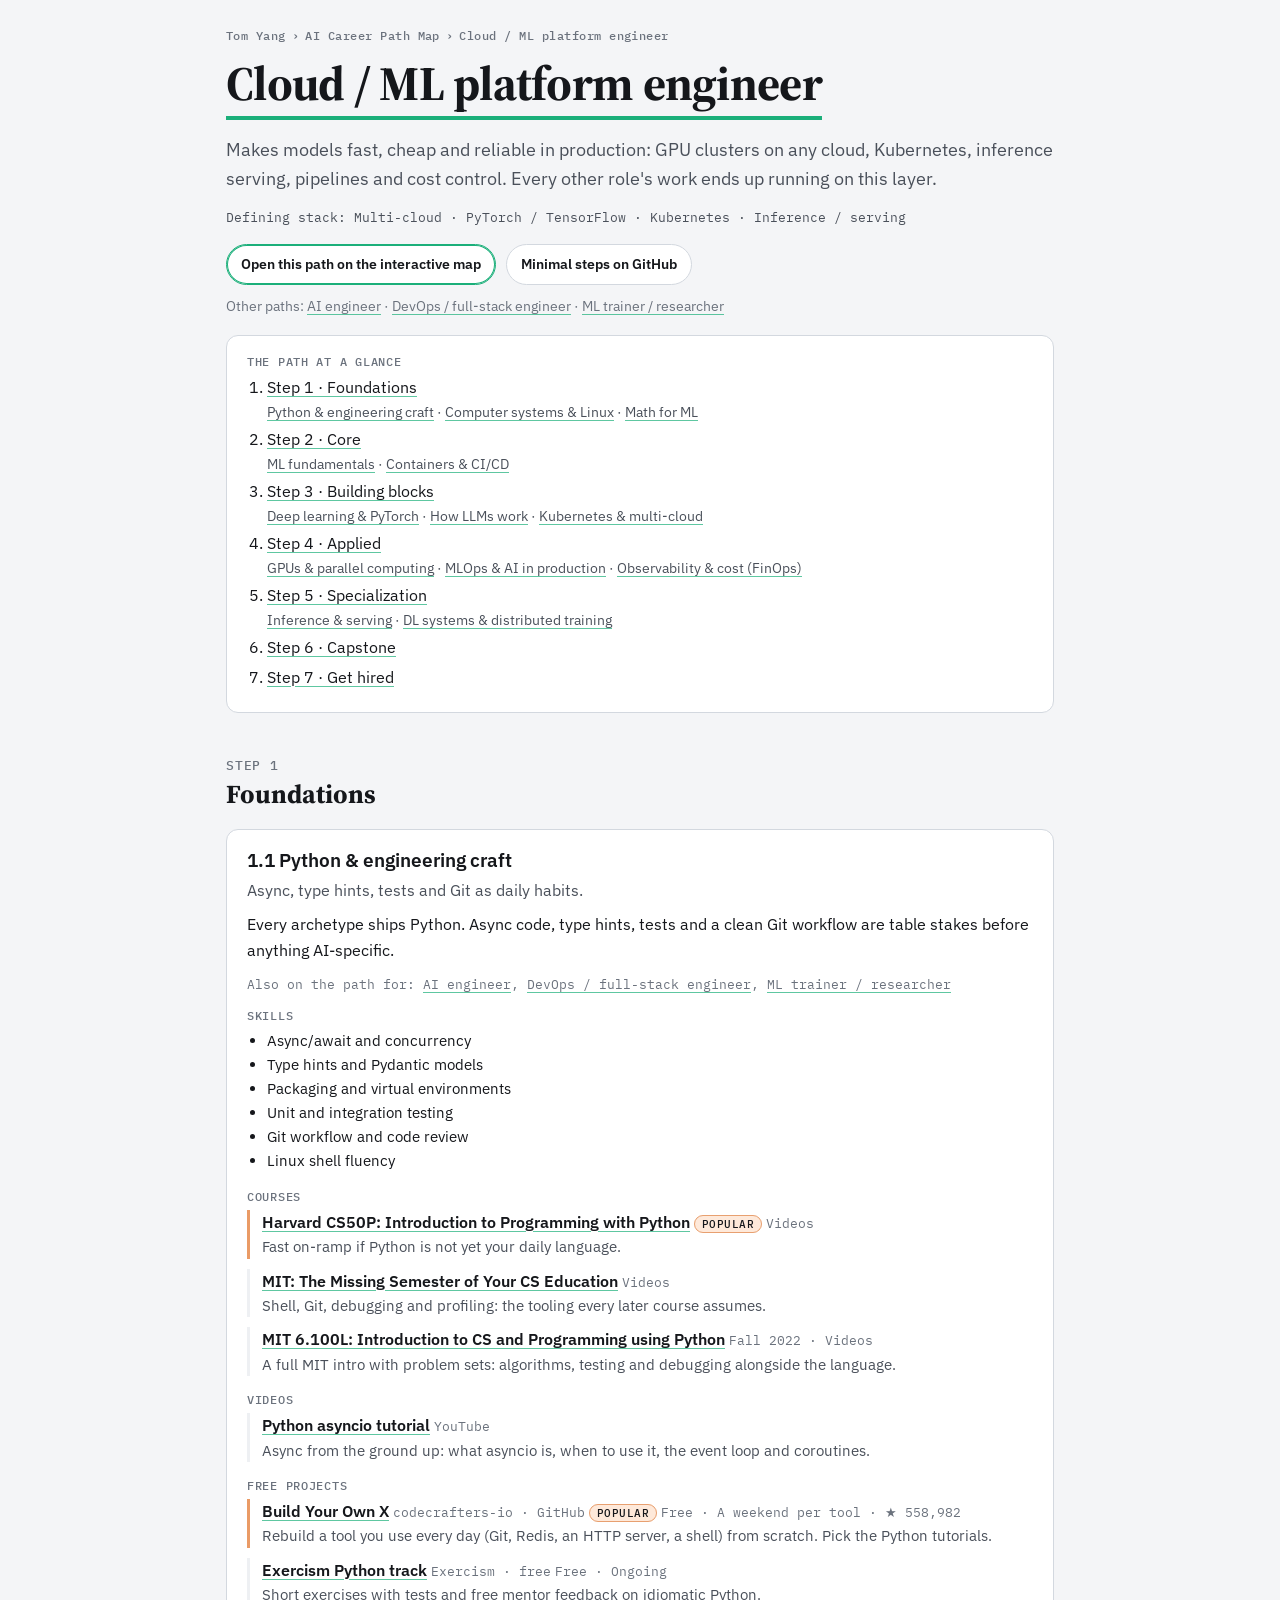
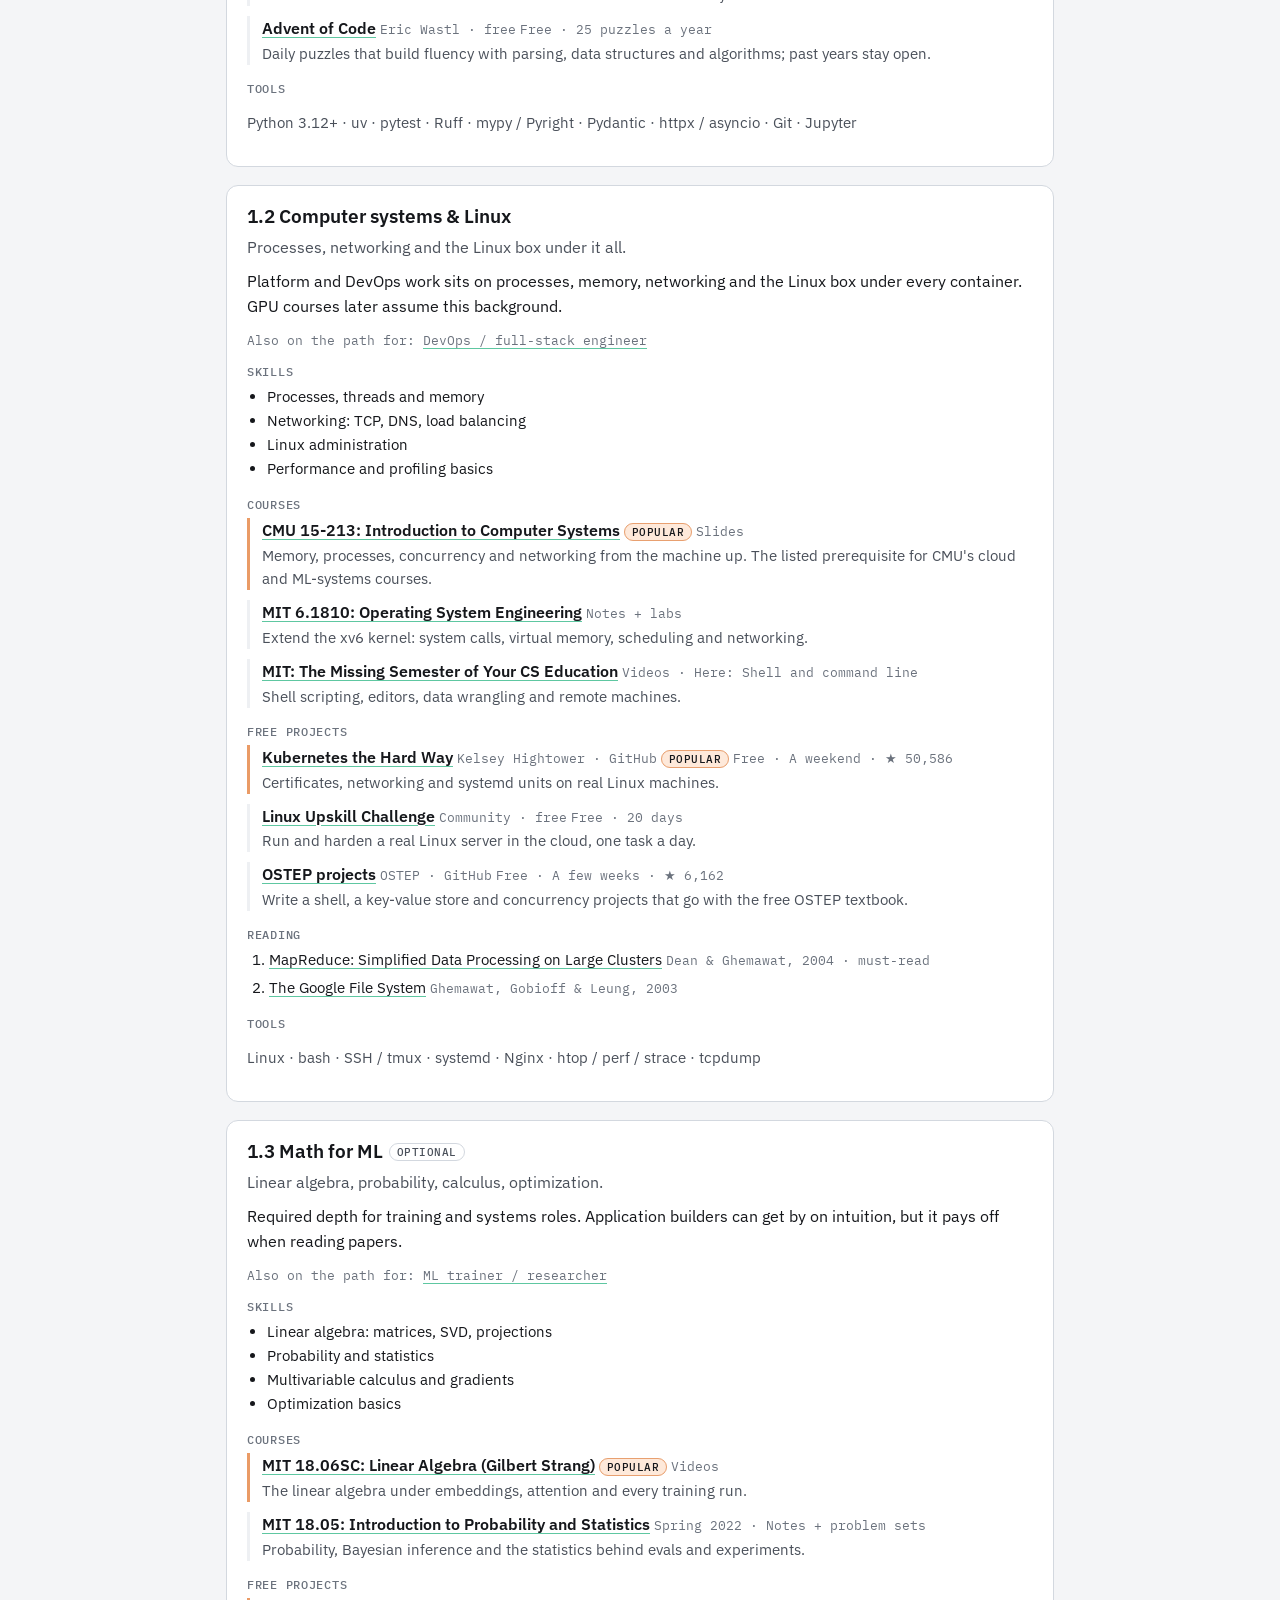
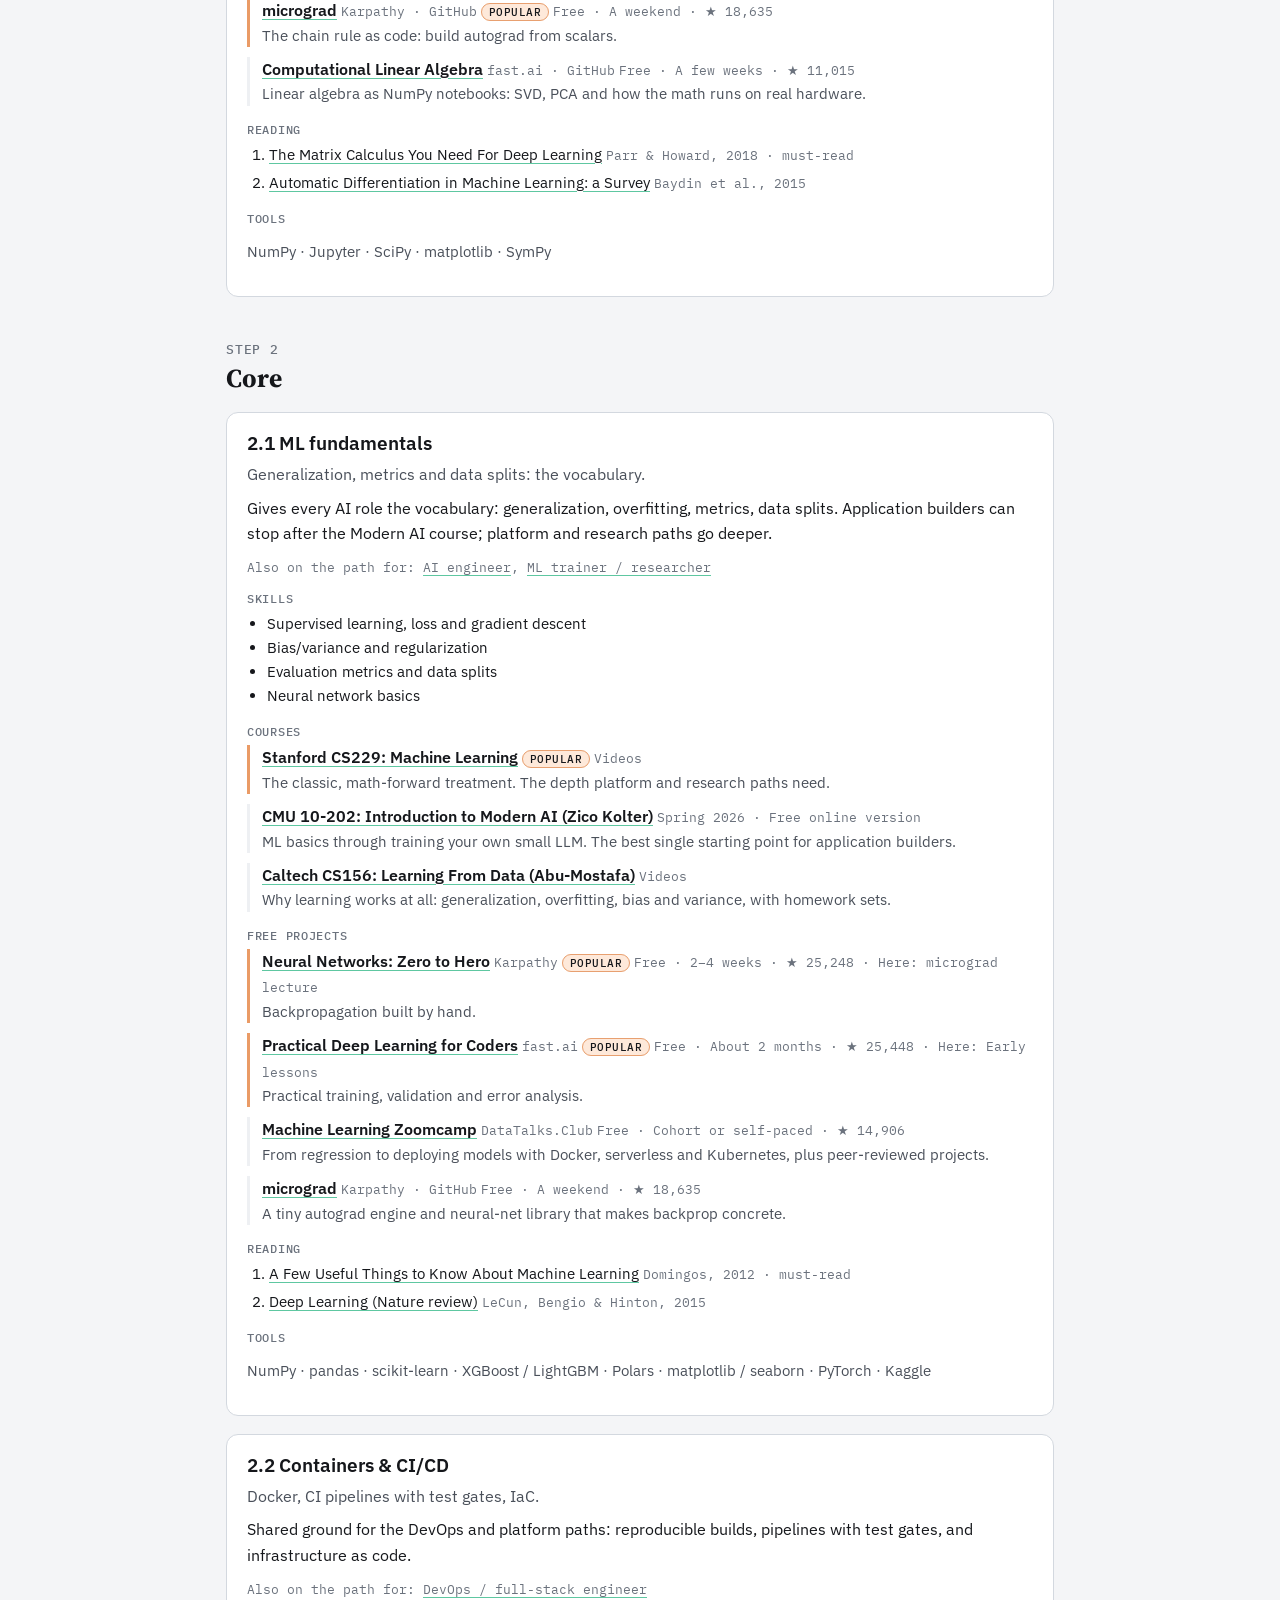
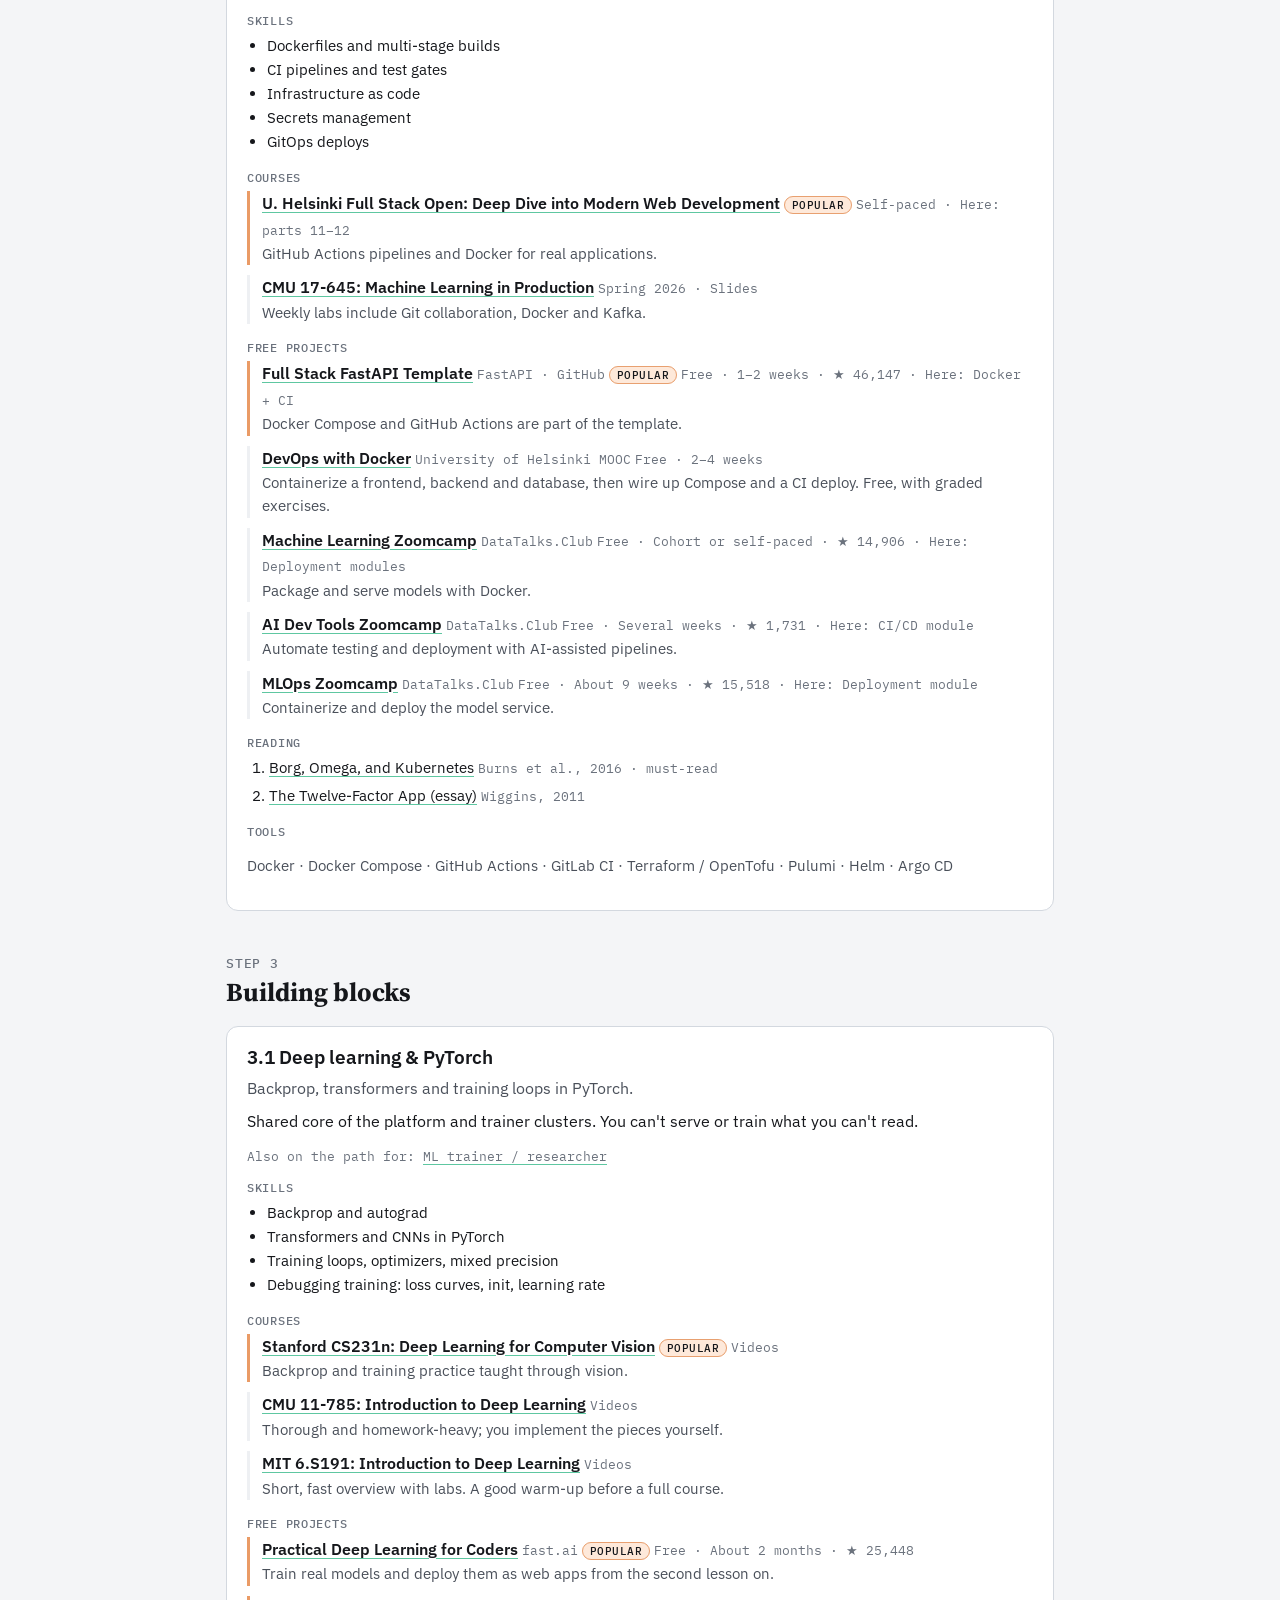
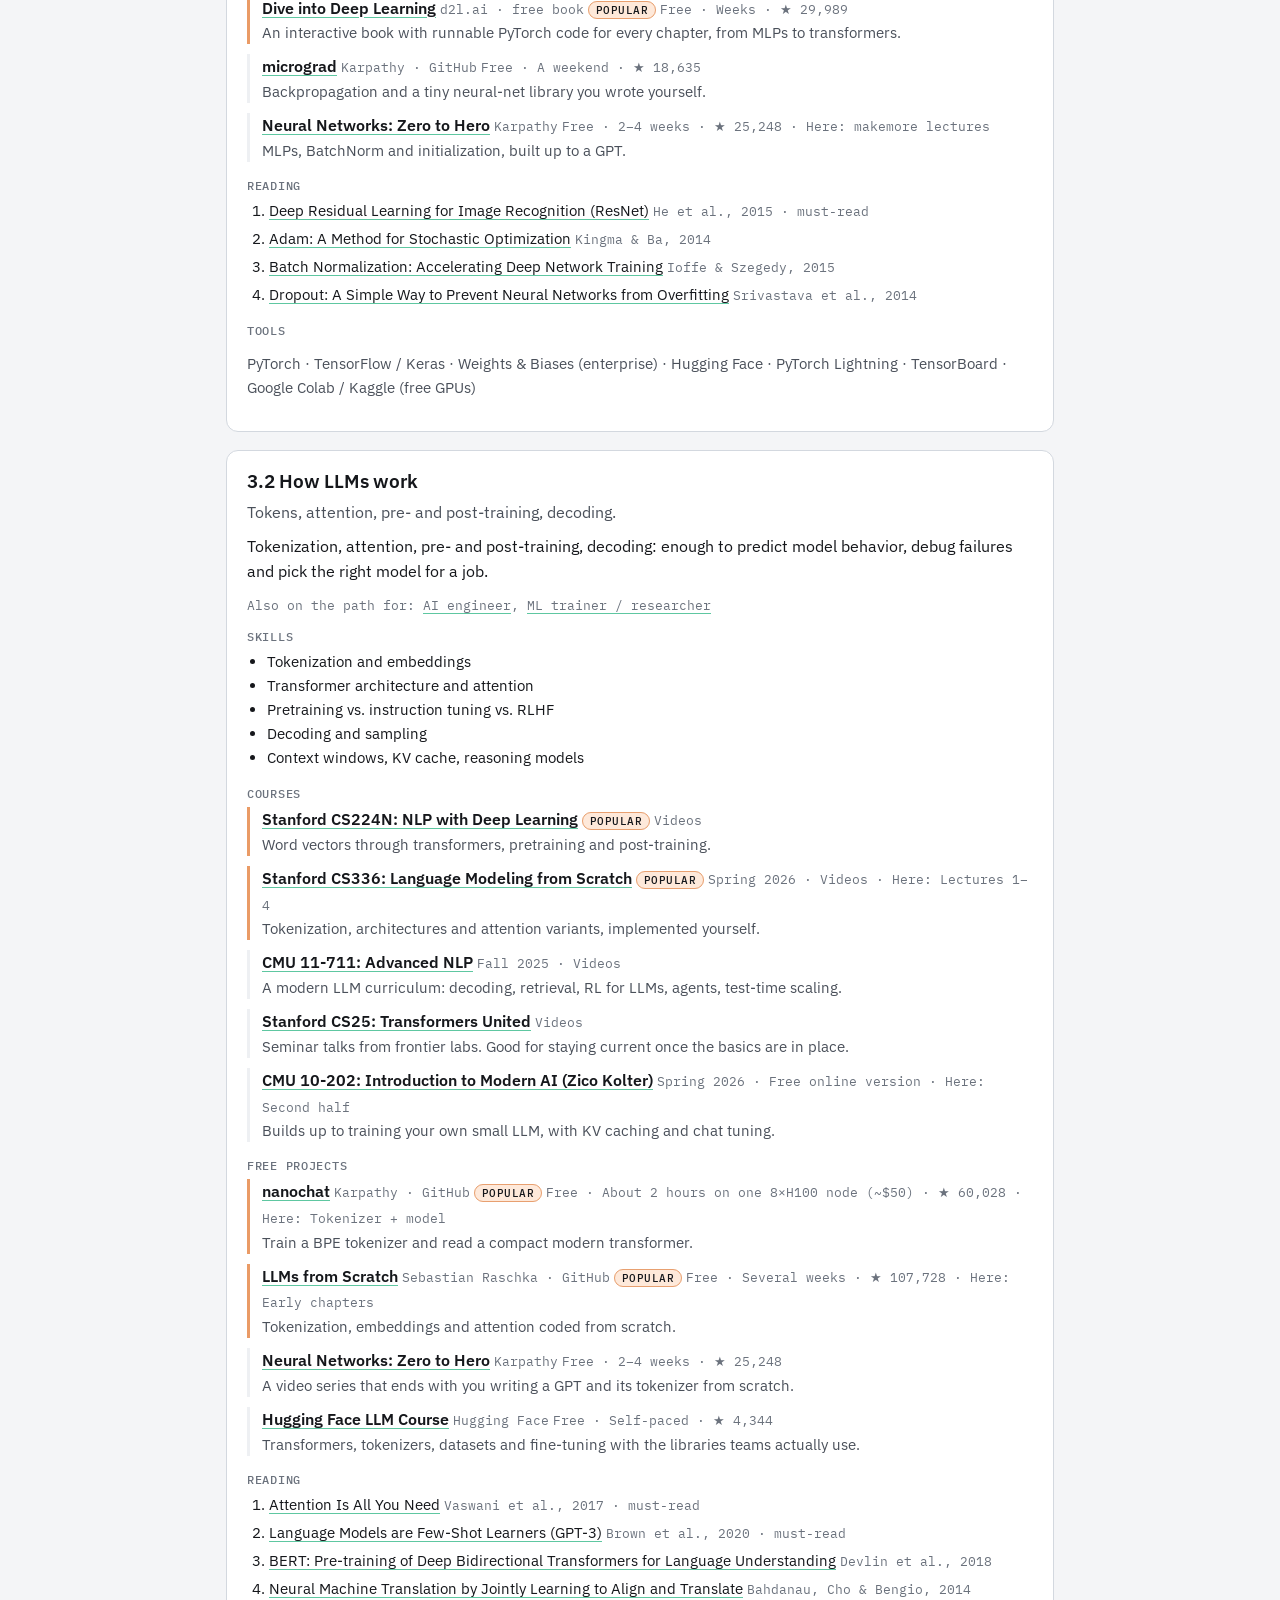
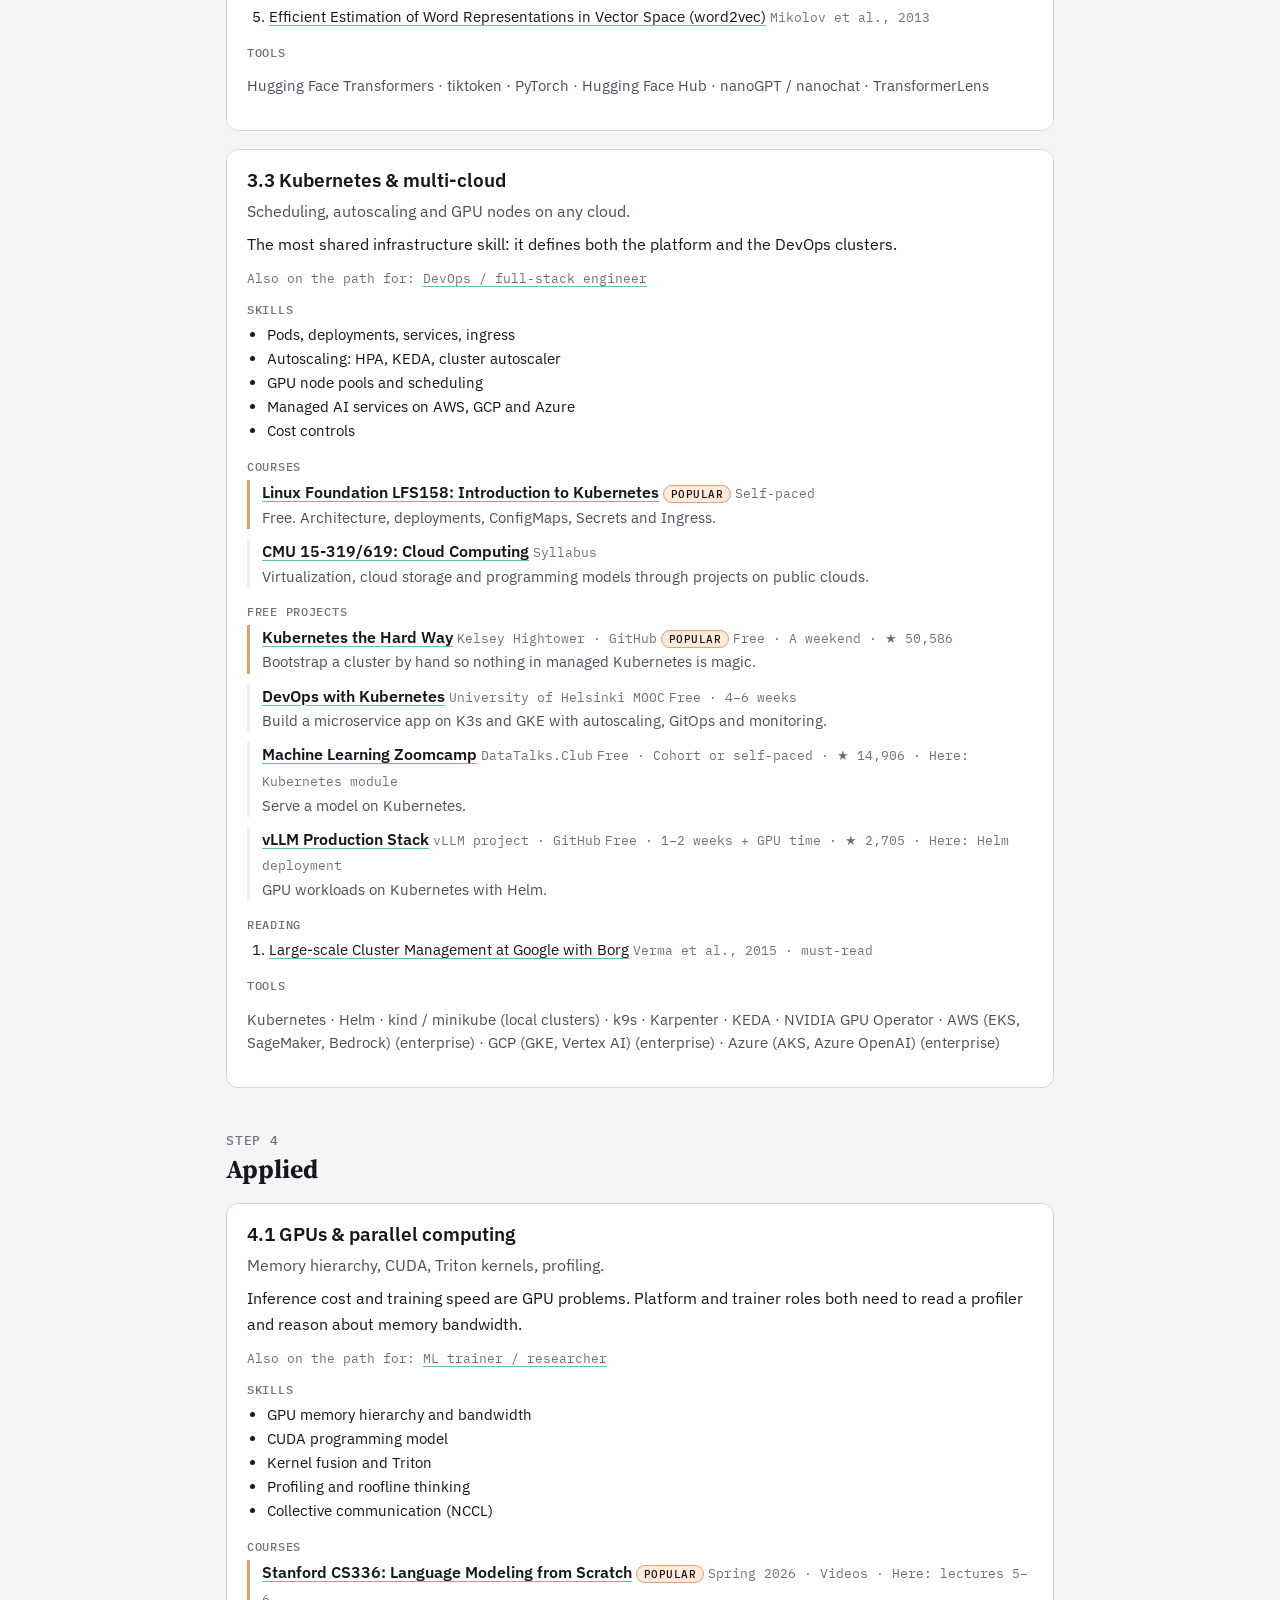
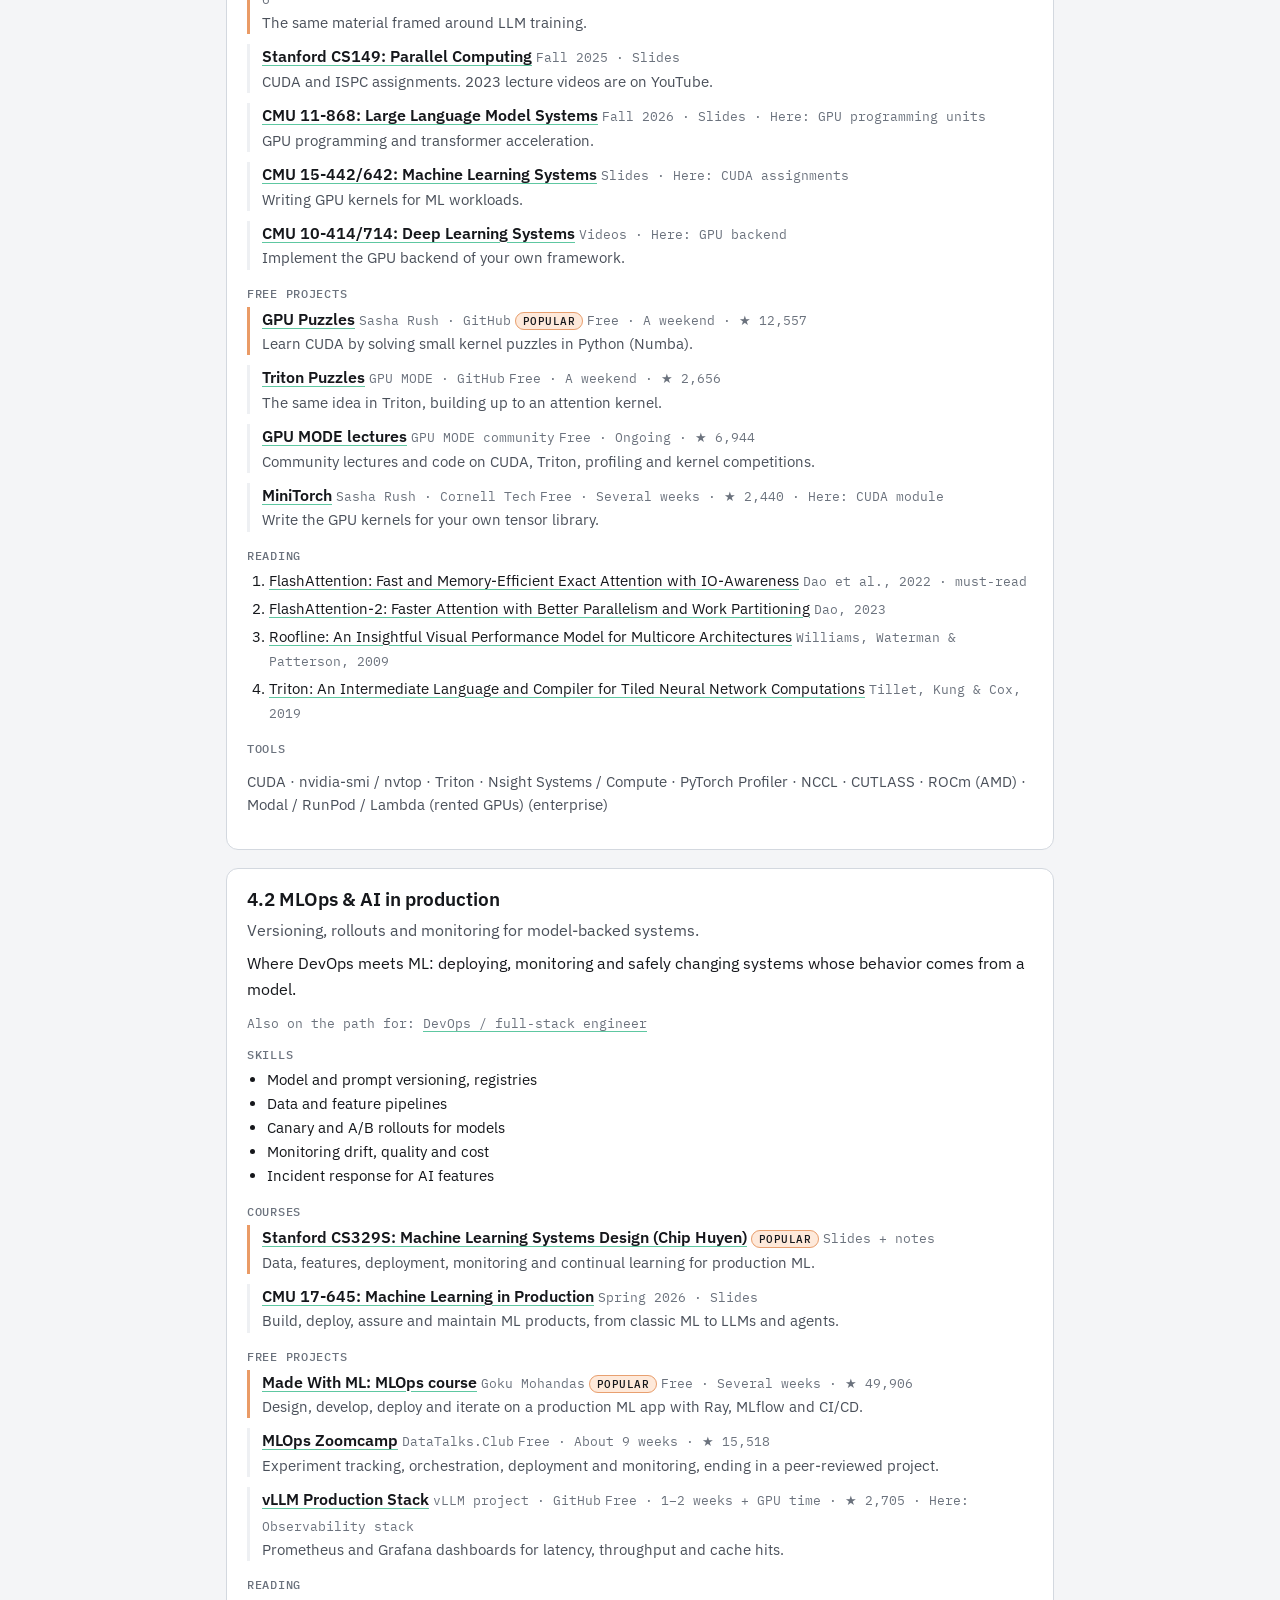
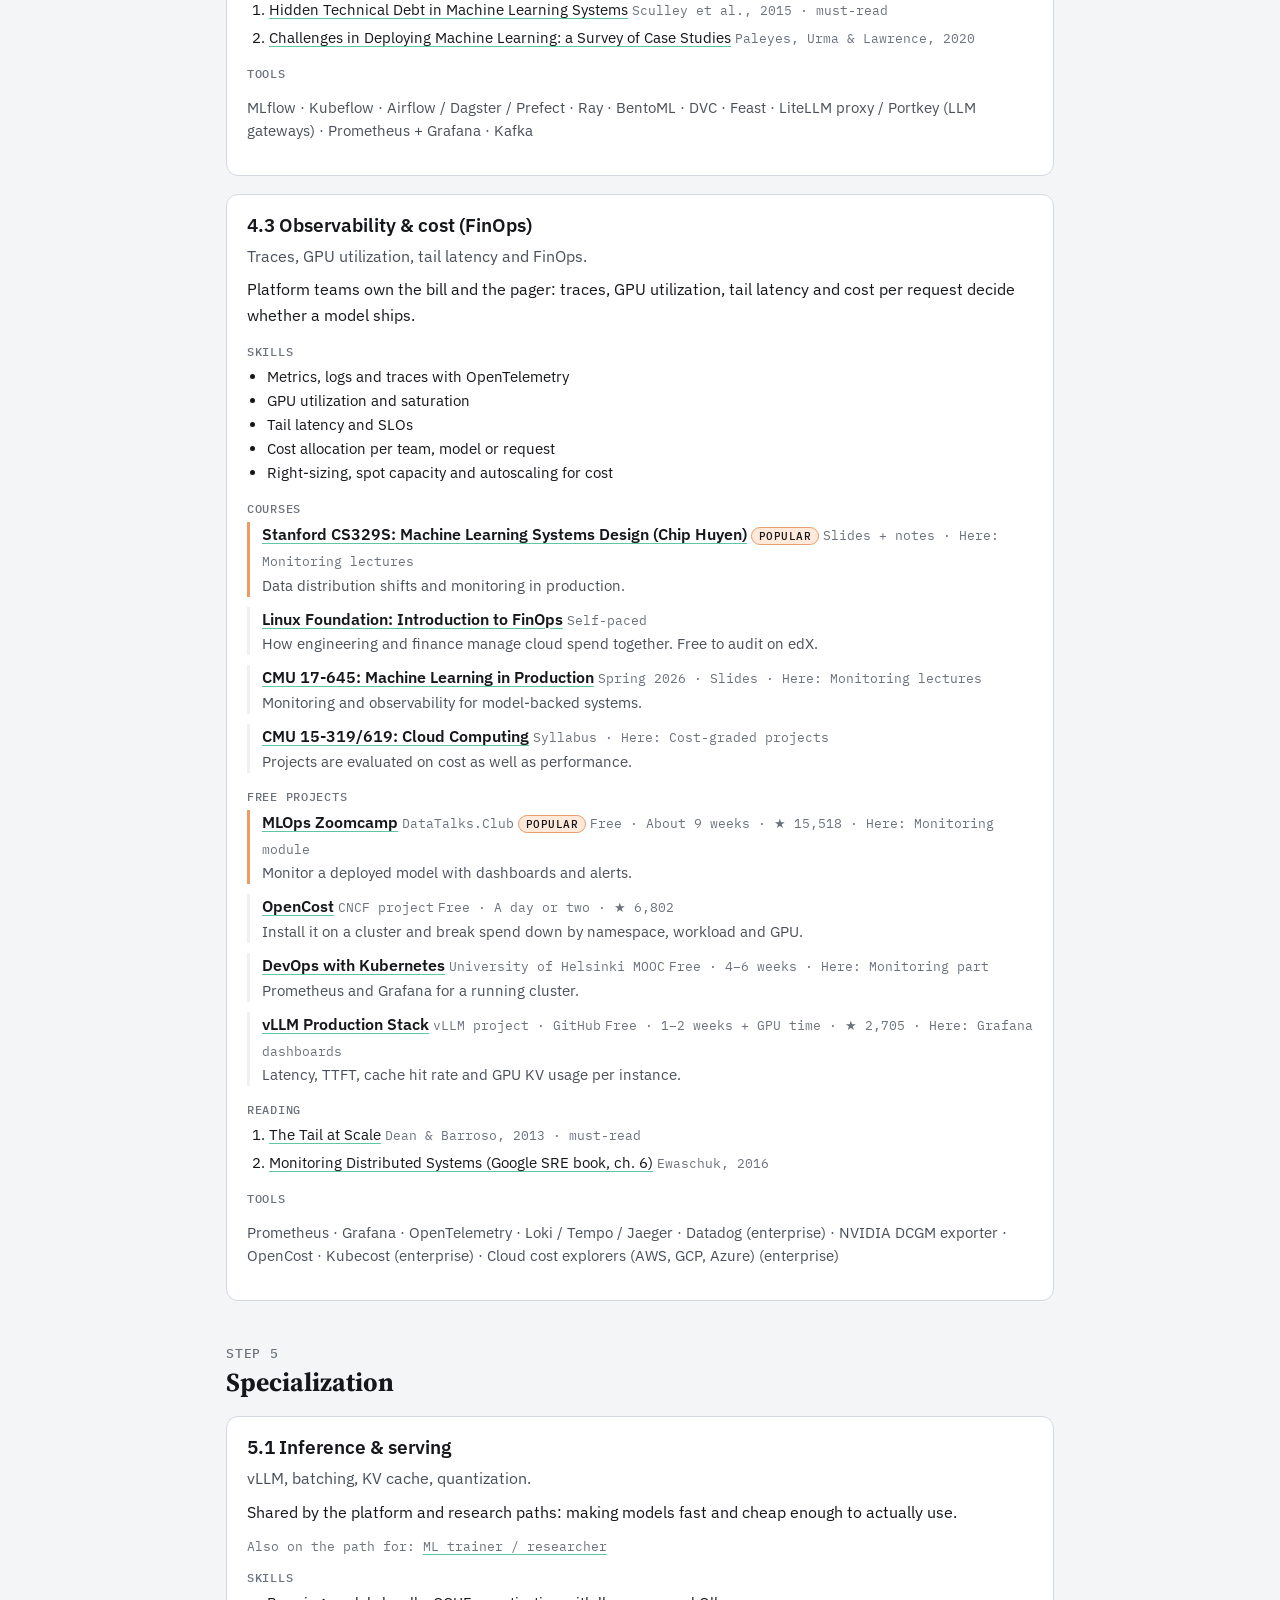
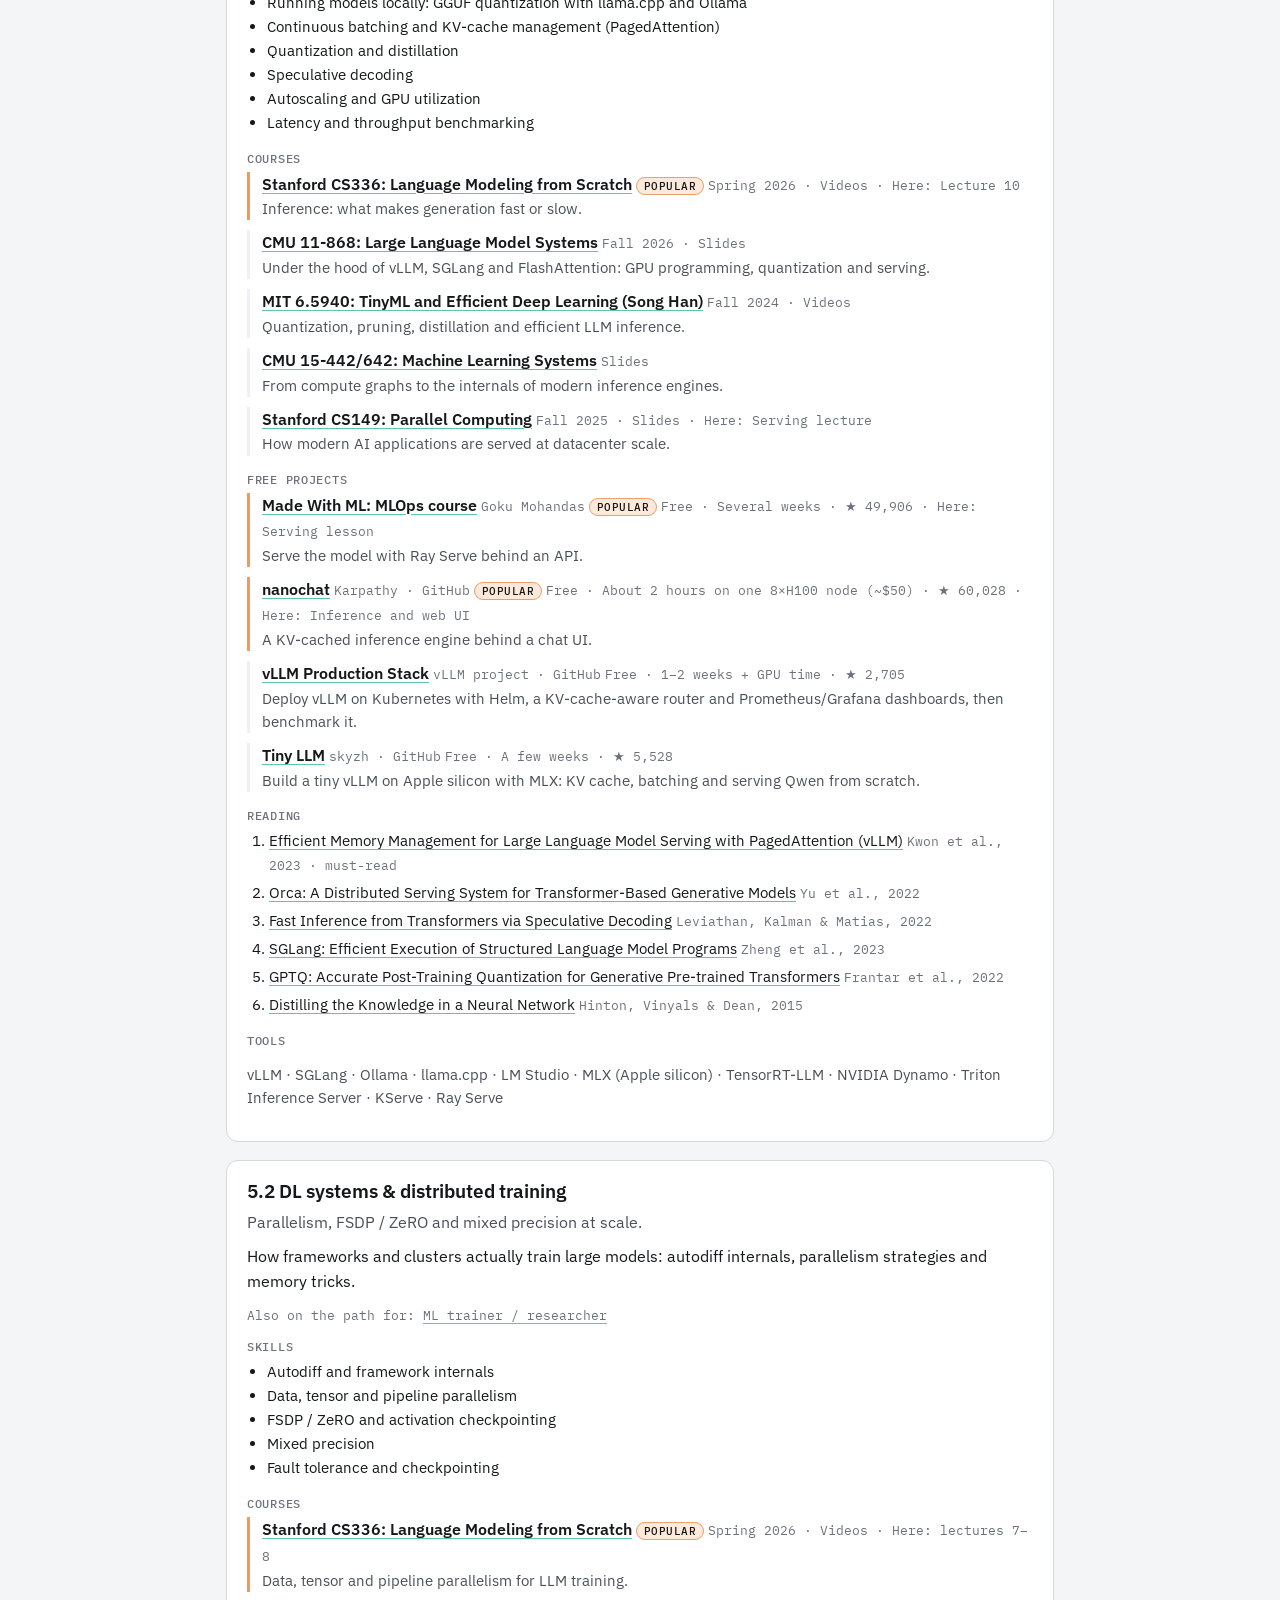
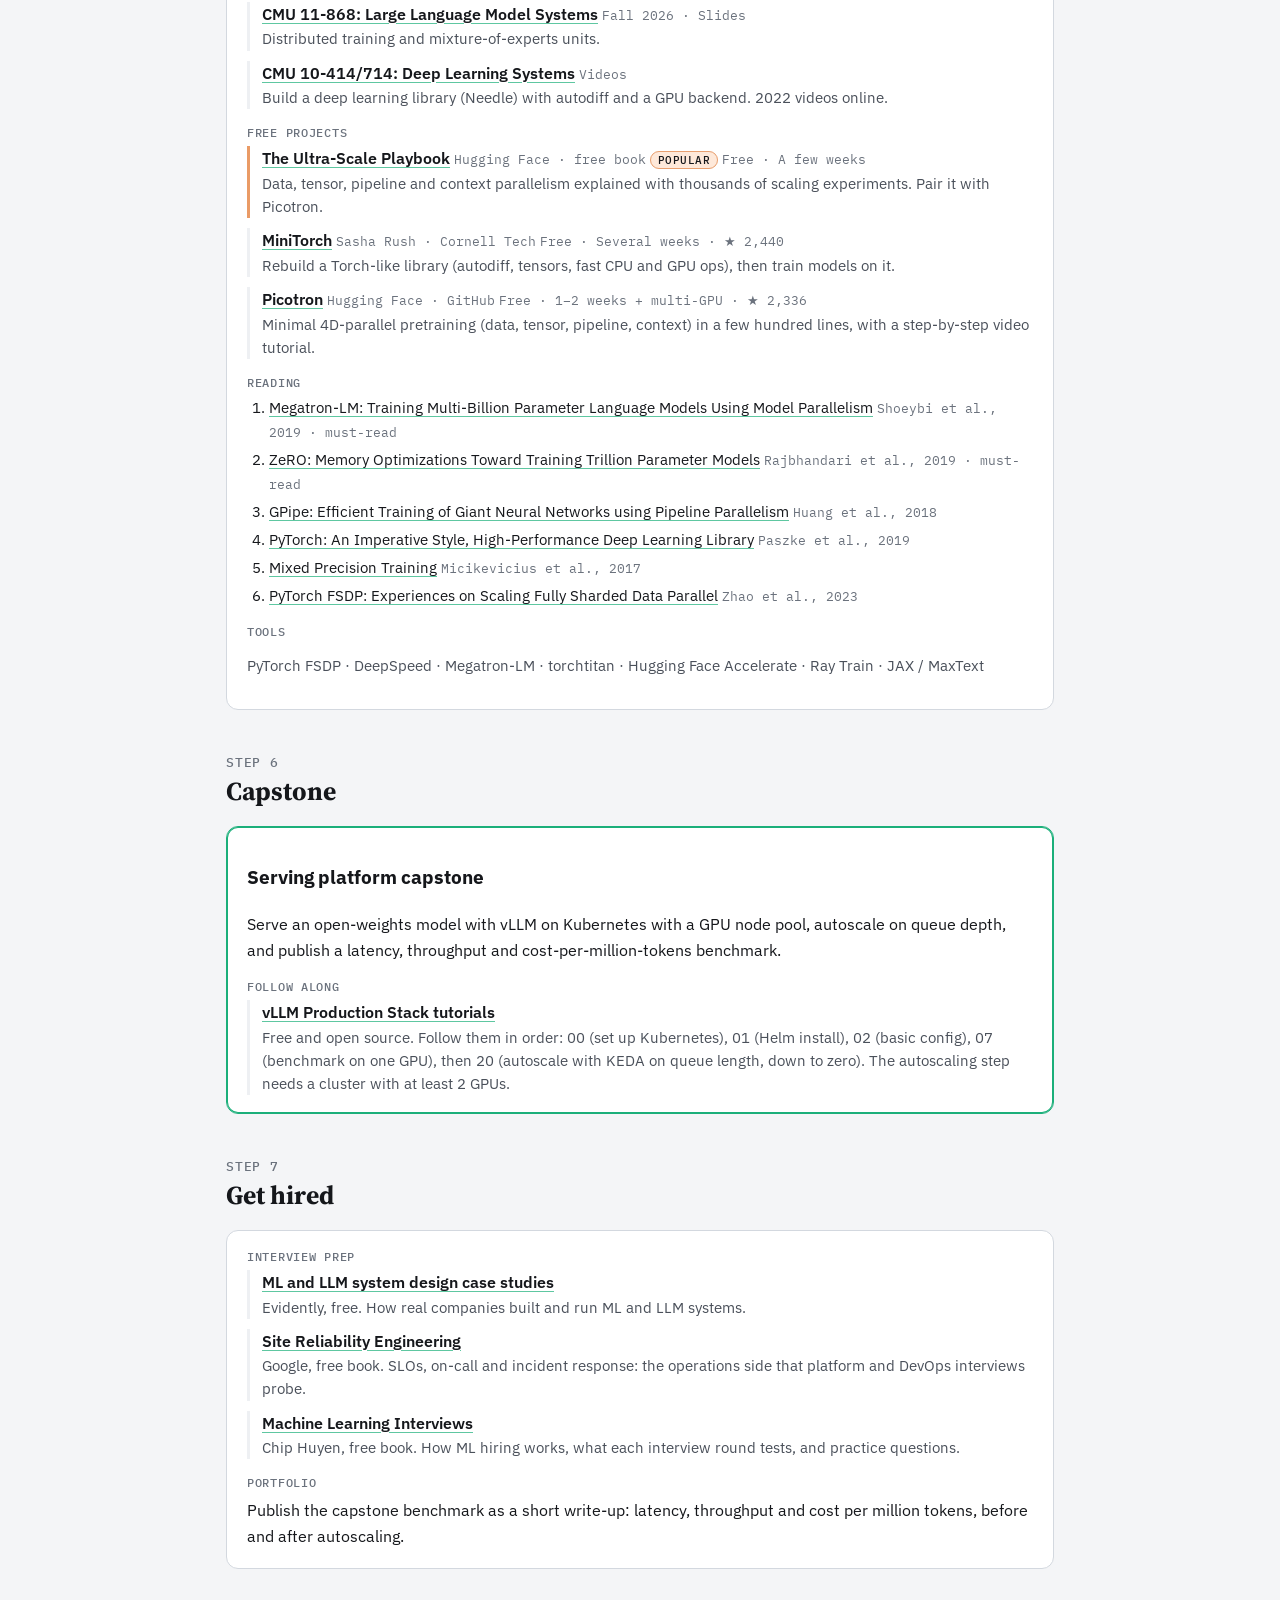
<file: ai-career-paths/cloud-ml-platform-engineer/index.html>
<!DOCTYPE html>
<html lang="en">
<head>
<meta charset="utf-8">
<meta name="viewport" content="width=device-width, initial-scale=1">
<title>Cloud / ML platform engineer path: skills, free courses and projects | AI Career Path Map</title>
<meta name="description" content="Step-by-step path to Cloud / ML platform engineer: 13 skills from foundations to specialization, with 28 free courses, 30 free projects, 38 papers, a capstone and interview prep.">
<link rel="canonical" href="https://tomyang1993.github.io/ai-career-paths/cloud-ml-platform-engineer/">
<meta property="og:type" content="article">
<meta property="og:site_name" content="Tom Yang">
<meta property="og:title" content="Cloud / ML platform engineer path: skills, free courses and projects">
<meta property="og:description" content="Step-by-step path to Cloud / ML platform engineer: 13 skills from foundations to specialization, with 28 free courses, 30 free projects, 38 papers, a capstone and interview prep.">
<meta property="og:url" content="https://tomyang1993.github.io/ai-career-paths/cloud-ml-platform-engineer/">
<meta property="og:image" content="https://tomyang1993.github.io/ai-career-paths/og/cloud-ml-platform-engineer.png">
<meta property="og:image:width" content="1200">
<meta property="og:image:height" content="630">
<meta property="og:image:alt" content="Cloud / ML platform engineer path on the AI Career Path Map">
<meta name="twitter:card" content="summary_large_image">
<meta name="twitter:title" content="Cloud / ML platform engineer path: skills, free courses and projects">
<meta name="twitter:description" content="Step-by-step path to Cloud / ML platform engineer: 13 skills from foundations to specialization, with 28 free courses, 30 free projects, 38 papers, a capstone and interview prep.">
<meta name="twitter:image" content="https://tomyang1993.github.io/ai-career-paths/og/cloud-ml-platform-engineer.png">
<link rel="icon" href="/favicon.svg" type="image/svg+xml">
<link rel="apple-touch-icon" href="/apple-touch-icon.png">
<link rel="preconnect" href="https://fonts.googleapis.com">
<link rel="preconnect" href="https://fonts.gstatic.com" crossorigin>
<link href="https://fonts.googleapis.com/css2?family=IBM+Plex+Mono:wght@400;500&family=IBM+Plex+Sans:wght@400;600&family=Source+Serif+4:opsz,wght@8..60,700&display=swap" rel="stylesheet">
<script type="application/ld+json">[{"@context":"https://schema.org","@type":"LearningResource","name":"Cloud / ML platform engineer path: skills, free courses and projects","description":"Step-by-step path to Cloud / ML platform engineer: 13 skills from foundations to specialization, with 28 free courses, 30 free projects, 38 papers, a capstone and interview prep.","url":"https://tomyang1993.github.io/ai-career-paths/cloud-ml-platform-engineer/","inLanguage":"en","isAccessibleForFree":true,"learningResourceType":"Learning path","teaches":["Python & engineering craft","Computer systems & Linux","Math for ML","ML fundamentals","Containers & CI/CD","Deep learning & PyTorch","How LLMs work","Kubernetes & multi-cloud","GPUs & parallel computing","MLOps & AI in production","Observability & cost (FinOps)","Inference & serving","DL systems & distributed training"],"author":{"@type":"Person","name":"Tom Yang","url":"https://tomyang1993.github.io/"},"isPartOf":{"@type":"WebPage","name":"AI Career Path Map","url":"https://tomyang1993.github.io/ai-career-paths/"}},{"@context":"https://schema.org","@type":"BreadcrumbList","itemListElement":[{"@type":"ListItem","position":1,"name":"Tom Yang","item":"https://tomyang1993.github.io/"},{"@type":"ListItem","position":2,"name":"AI Career Path Map","item":"https://tomyang1993.github.io/ai-career-paths/"},{"@type":"ListItem","position":3,"name":"Cloud / ML platform engineer","item":"https://tomyang1993.github.io/ai-career-paths/cloud-ml-platform-engineer/"}]}]</script>
<style>
:root{--bg:#f4f5f7;--surface:#fff;--surface-2:#eef0f3;--ink:#15171b;--ink-2:#4a505a;--ink-3:#6b727d;--line:#d3d8df;--focus:#2a78d6;
--r-ai:#2a78d6;--r-platform:#1baf7a;--r-devops:#eda100;--r-research:#e87ba4;--hot:#f97316;
--font-body:"IBM Plex Sans",system-ui,-apple-system,"Segoe UI",Roboto,sans-serif;--font-mono:"IBM Plex Mono",ui-monospace,SFMono-Regular,Menlo,Consolas,monospace;--font-serif:"Source Serif 4",Georgia,"Times New Roman",serif;color-scheme:light}
@media (prefers-color-scheme:dark){:root{--bg:#15171c;--surface:#1b1f26;--surface-2:#252a33;--ink:#e9ebef;--ink-2:#b6bcc6;--ink-3:#8a919c;--line:#333a45;--focus:#3987e5;
--r-ai:#3987e5;--r-platform:#199e70;--r-devops:#c98500;--r-research:#d55181;color-scheme:dark}}
*{box-sizing:border-box}
body{margin:0;background:var(--bg);color:var(--ink);font:16px/1.6 var(--font-body)}
a{color:inherit;text-decoration-color:color-mix(in srgb,var(--role) 70%,transparent);text-underline-offset:3px}
a:hover{text-decoration-thickness:2px}
a:focus-visible{outline:2px solid var(--focus);outline-offset:2px;border-radius:3px}
.wrap{max-width:860px;margin:0 auto;padding:28px 16px 64px}
.crumbs{font:500 12px var(--font-mono);letter-spacing:.04em;color:var(--ink-3);display:flex;flex-wrap:wrap;gap:6px}
.crumbs a{text-decoration:none}.crumbs a:hover{text-decoration:underline}
h1{font:700 clamp(34px,6vw,48px)/1.1 var(--font-serif);letter-spacing:-.015em;margin:14px 0 10px;padding-bottom:6px;border-bottom:4px solid var(--role);display:inline-block}
.story{font-size:18px;color:var(--ink-2);margin:6px 0 16px}
.stack{font:400 13px var(--font-mono);color:var(--ink-2)}
.cta{display:flex;flex-wrap:wrap;gap:10px;margin:18px 0 8px}
.cta a{padding:8px 14px;border-radius:999px;border:1px solid var(--line);background:var(--surface);text-decoration:none;font-weight:600;font-size:14px}
.cta a.primary{border-color:var(--role);box-shadow:inset 0 0 0 1px var(--role)}
.others{font-size:14px;color:var(--ink-3);margin:10px 0 0}
.card{background:var(--surface);border:1px solid var(--line);border-radius:12px;padding:18px 20px;margin:18px 0}
.toc ol{margin:6px 0 0;padding-left:20px}.toc li{margin:4px 0}
.toc .sk{color:var(--ink-2);font-size:14px}
h2{font:700 26px/1.25 var(--font-serif);margin:44px 0 6px}
h2 .n{font:500 13px var(--font-mono);letter-spacing:.06em;color:var(--ink-3);display:block;text-transform:uppercase;margin-bottom:4px}
.skill{scroll-margin-top:16px}
.skill h3{font:600 19px/1.3 var(--font-body);margin:0}
.tags{display:inline-flex;gap:6px;margin-left:6px;vertical-align:2px}
.tag{font:500 11px var(--font-mono);letter-spacing:.04em;padding:1px 7px;border-radius:999px;border:1px solid var(--line);color:var(--ink-2);text-transform:uppercase}
.tag.hot{border-color:color-mix(in srgb,var(--hot) 55%,var(--line));background:color-mix(in srgb,var(--hot) 16%,var(--surface));color:var(--ink)}
.desc{color:var(--ink-2);margin:6px 0 0}
.why{margin:8px 0 0}
h4{font:500 12px var(--font-mono);letter-spacing:.06em;text-transform:uppercase;color:var(--ink-3);margin:16px 0 6px}
ul.res{list-style:none;margin:0;padding:0;display:grid;gap:10px}
.card p + ul.res{margin-top:14px}
ul.res li{padding-left:12px;border-left:3px solid var(--surface-2)}
ul.res li.hotpick{border-left-color:color-mix(in srgb,var(--hot) 60%,var(--line))}
.rt{font-weight:600}.rm{font:400 12.5px var(--font-mono);color:var(--ink-3)}
.rn{display:block;font-size:14.5px;color:var(--ink-2)}
ul.skills{margin:0;padding-left:20px;font-size:15px}
ol.papers{margin:0;padding-left:22px;font-size:15px}ol.papers li{margin:4px 0}
.tools{font-size:14.5px;color:var(--ink-2)}
.cap{border-color:var(--role);box-shadow:inset 0 0 0 1px var(--role)}
footer{margin-top:48px;font-size:13px;color:var(--ink-3)}
</style>
</head>
<body style="--role:var(--r-platform)">
<div class="wrap">
<nav class="crumbs" aria-label="Breadcrumb"><a href="/">Tom Yang</a><span aria-hidden="true">›</span><a href="../">AI Career Path Map</a><span aria-hidden="true">›</span><span aria-current="page">Cloud / ML platform engineer</span></nav>
<header>
<h1>Cloud / ML platform engineer</h1>
<p class="story">Makes models fast, cheap and reliable in production: GPU clusters on any cloud, Kubernetes, inference serving, pipelines and cost control. Every other role's work ends up running on this layer.</p>
<p class="stack">Defining stack: Multi-cloud · PyTorch / TensorFlow · Kubernetes · Inference / serving</p>
<div class="cta"><a class="primary" href="../#platform">Open this path on the interactive map</a><a href="https://github.com/TomYang1993/AI-career-path-minimal-steps#cloud--ml-platform-engineer" rel="noopener">Minimal steps on GitHub</a></div>
<p class="others">Other paths: <a href="../ai-engineer/">AI engineer</a> · <a href="../devops-full-stack-engineer/">DevOps / full-stack engineer</a> · <a href="../ml-trainer-researcher/">ML trainer / researcher</a></p>
</header>
<nav class="card toc" aria-labelledby="toc-h"><h4 id="toc-h" style="margin-top:0">The path at a glance</h4><ol>
<li><a href="#step-1">Step 1 · Foundations</a><div class="sk"><a href="#skill-python">Python &amp; engineering craft</a> · <a href="#skill-systems">Computer systems &amp; Linux</a> · <a href="#skill-math">Math for ML</a></div></li>
<li><a href="#step-2">Step 2 · Core</a><div class="sk"><a href="#skill-ml">ML fundamentals</a> · <a href="#skill-containers">Containers &amp; CI/CD</a></div></li>
<li><a href="#step-3">Step 3 · Building blocks</a><div class="sk"><a href="#skill-dl">Deep learning &amp; PyTorch</a> · <a href="#skill-llm">How LLMs work</a> · <a href="#skill-k8s">Kubernetes &amp; multi-cloud</a></div></li>
<li><a href="#step-4">Step 4 · Applied</a><div class="sk"><a href="#skill-gpu">GPUs &amp; parallel computing</a> · <a href="#skill-mlops">MLOps &amp; AI in production</a> · <a href="#skill-observability">Observability &amp; cost (FinOps)</a></div></li>
<li><a href="#step-5">Step 5 · Specialization</a><div class="sk"><a href="#skill-serving">Inference &amp; serving</a> · <a href="#skill-dlsys">DL systems &amp; distributed training</a></div></li>
<li><a href="#capstone">Step 6 · Capstone</a></li>
<li><a href="#hired">Step 7 · Get hired</a></li>
</ol></nav>

<section aria-labelledby="step-1">
<h2 id="step-1"><span class="n">Step 1</span>Foundations</h2>

<article class="card skill" id="skill-python">
<h3>1.1 Python &amp; engineering craft</h3>
<p class="desc">Async, type hints, tests and Git as daily habits.</p>
<p class="why">Every archetype ships Python. Async code, type hints, tests and a clean Git workflow are table stakes before anything AI-specific.</p>
<p class="rm">Also on the path for: <a href="../ai-engineer/#skill-python">AI engineer</a>, <a href="../devops-full-stack-engineer/#skill-python">DevOps / full-stack engineer</a>, <a href="../ml-trainer-researcher/#skill-python">ML trainer / researcher</a></p>
<h4>Skills</h4><ul class="skills"><li>Async/await and concurrency</li><li>Type hints and Pydantic models</li><li>Packaging and virtual environments</li><li>Unit and integration testing</li><li>Git workflow and code review</li><li>Linux shell fluency</li></ul>
<h4>Courses</h4><ul class="res"><li class="hotpick"><a class="rt" href="https://cs50.harvard.edu/python/" rel="noopener">Harvard CS50P: Introduction to Programming with Python</a> <span class="tag hot">Popular</span>
<span class="rm">Videos</span><span class="rn">Fast on-ramp if Python is not yet your daily language.</span></li>
<li><a class="rt" href="https://missing.csail.mit.edu/" rel="noopener">MIT: The Missing Semester of Your CS Education</a>
<span class="rm">Videos</span><span class="rn">Shell, Git, debugging and profiling: the tooling every later course assumes.</span></li>
<li><a class="rt" href="https://ocw.mit.edu/courses/6-100l-introduction-to-cs-and-programming-using-python-fall-2022/" rel="noopener">MIT 6.100L: Introduction to CS and Programming using Python</a>
<span class="rm">Fall 2022 · Videos</span><span class="rn">A full MIT intro with problem sets: algorithms, testing and debugging alongside the language.</span></li></ul>
<h4>Videos</h4><ul class="res"><li><a class="rt" href="https://www.youtube.com/watch?v=Qb9s3UiMSTA" rel="noopener">Python asyncio tutorial</a> <span class="rm">YouTube</span><span class="rn">Async from the ground up: what asyncio is, when to use it, the event loop and coroutines.</span></li></ul>
<h4>Free projects</h4><ul class="res"><li class="hotpick"><a class="rt" href="https://github.com/codecrafters-io/build-your-own-x" rel="noopener">Build Your Own X</a> <span class="rm">codecrafters-io · GitHub</span> <span class="tag hot">Popular</span>
<span class="rm">Free · A weekend per tool · ★ 558,982</span><span class="rn">Rebuild a tool you use every day (Git, Redis, an HTTP server, a shell) from scratch. Pick the Python tutorials.</span></li>
<li><a class="rt" href="https://exercism.org/tracks/python" rel="noopener">Exercism Python track</a> <span class="rm">Exercism · free</span>
<span class="rm">Free · Ongoing</span><span class="rn">Short exercises with tests and free mentor feedback on idiomatic Python.</span></li>
<li><a class="rt" href="https://adventofcode.com/" rel="noopener">Advent of Code</a> <span class="rm">Eric Wastl · free</span>
<span class="rm">Free · 25 puzzles a year</span><span class="rn">Daily puzzles that build fluency with parsing, data structures and algorithms; past years stay open.</span></li></ul>

<h4>Tools</h4><p class="tools">Python 3.12+ · uv · pytest · Ruff · mypy / Pyright · Pydantic · httpx / asyncio · Git · Jupyter</p>
</article>
<article class="card skill" id="skill-systems">
<h3>1.2 Computer systems &amp; Linux</h3>
<p class="desc">Processes, networking and the Linux box under it all.</p>
<p class="why">Platform and DevOps work sits on processes, memory, networking and the Linux box under every container. GPU courses later assume this background.</p>
<p class="rm">Also on the path for: <a href="../devops-full-stack-engineer/#skill-systems">DevOps / full-stack engineer</a></p>
<h4>Skills</h4><ul class="skills"><li>Processes, threads and memory</li><li>Networking: TCP, DNS, load balancing</li><li>Linux administration</li><li>Performance and profiling basics</li></ul>
<h4>Courses</h4><ul class="res"><li class="hotpick"><a class="rt" href="https://www.cs.cmu.edu/~213/" rel="noopener">CMU 15-213: Introduction to Computer Systems</a> <span class="tag hot">Popular</span>
<span class="rm">Slides</span><span class="rn">Memory, processes, concurrency and networking from the machine up. The listed prerequisite for CMU's cloud and ML-systems courses.</span></li>
<li><a class="rt" href="https://pdos.csail.mit.edu/6.1810/" rel="noopener">MIT 6.1810: Operating System Engineering</a>
<span class="rm">Notes + labs</span><span class="rn">Extend the xv6 kernel: system calls, virtual memory, scheduling and networking.</span></li>
<li><a class="rt" href="https://missing.csail.mit.edu/" rel="noopener">MIT: The Missing Semester of Your CS Education</a>
<span class="rm">Videos · Here: Shell and command line</span><span class="rn">Shell scripting, editors, data wrangling and remote machines.</span></li></ul>

<h4>Free projects</h4><ul class="res"><li class="hotpick"><a class="rt" href="https://github.com/kelseyhightower/kubernetes-the-hard-way" rel="noopener">Kubernetes the Hard Way</a> <span class="rm">Kelsey Hightower · GitHub</span> <span class="tag hot">Popular</span>
<span class="rm">Free · A weekend · ★ 50,586</span><span class="rn">Certificates, networking and systemd units on real Linux machines.</span></li>
<li><a class="rt" href="https://linuxupskillchallenge.org/" rel="noopener">Linux Upskill Challenge</a> <span class="rm">Community · free</span>
<span class="rm">Free · 20 days</span><span class="rn">Run and harden a real Linux server in the cloud, one task a day.</span></li>
<li><a class="rt" href="https://github.com/remzi-arpacidusseau/ostep-projects" rel="noopener">OSTEP projects</a> <span class="rm">OSTEP · GitHub</span>
<span class="rm">Free · A few weeks · ★ 6,162</span><span class="rn">Write a shell, a key-value store and concurrency projects that go with the free OSTEP textbook.</span></li></ul>
<h4>Reading</h4><ol class="papers"><li><a href="https://www.usenix.org/legacy/events/osdi04/tech/full_papers/dean/dean.pdf" rel="noopener">MapReduce: Simplified Data Processing on Large Clusters</a> <span class="rm">Dean &amp; Ghemawat, 2004 · must-read</span></li><li><a href="https://doi.org/10.1145/945445.945450" rel="noopener">The Google File System</a> <span class="rm">Ghemawat, Gobioff &amp; Leung, 2003</span></li></ol>
<h4>Tools</h4><p class="tools">Linux · bash · SSH / tmux · systemd · Nginx · htop / perf / strace · tcpdump</p>
</article>
<article class="card skill" id="skill-math">
<h3>1.3 Math for ML<span class="tags"><span class="tag">optional</span></span></h3>
<p class="desc">Linear algebra, probability, calculus, optimization.</p>
<p class="why">Required depth for training and systems roles. Application builders can get by on intuition, but it pays off when reading papers.</p>
<p class="rm">Also on the path for: <a href="../ml-trainer-researcher/#skill-math">ML trainer / researcher</a></p>
<h4>Skills</h4><ul class="skills"><li>Linear algebra: matrices, SVD, projections</li><li>Probability and statistics</li><li>Multivariable calculus and gradients</li><li>Optimization basics</li></ul>
<h4>Courses</h4><ul class="res"><li class="hotpick"><a class="rt" href="https://ocw.mit.edu/courses/18-06sc-linear-algebra-fall-2011/" rel="noopener">MIT 18.06SC: Linear Algebra (Gilbert Strang)</a> <span class="tag hot">Popular</span>
<span class="rm">Videos</span><span class="rn">The linear algebra under embeddings, attention and every training run.</span></li>
<li><a class="rt" href="https://ocw.mit.edu/courses/18-05-introduction-to-probability-and-statistics-spring-2022/" rel="noopener">MIT 18.05: Introduction to Probability and Statistics</a>
<span class="rm">Spring 2022 · Notes + problem sets</span><span class="rn">Probability, Bayesian inference and the statistics behind evals and experiments.</span></li></ul>

<h4>Free projects</h4><ul class="res"><li class="hotpick"><a class="rt" href="https://github.com/karpathy/micrograd" rel="noopener">micrograd</a> <span class="rm">Karpathy · GitHub</span> <span class="tag hot">Popular</span>
<span class="rm">Free · A weekend · ★ 18,635</span><span class="rn">The chain rule as code: build autograd from scalars.</span></li>
<li><a class="rt" href="https://github.com/fastai/numerical-linear-algebra" rel="noopener">Computational Linear Algebra</a> <span class="rm">fast.ai · GitHub</span>
<span class="rm">Free · A few weeks · ★ 11,015</span><span class="rn">Linear algebra as NumPy notebooks: SVD, PCA and how the math runs on real hardware.</span></li></ul>
<h4>Reading</h4><ol class="papers"><li><a href="https://arxiv.org/abs/1802.01528" rel="noopener">The Matrix Calculus You Need For Deep Learning</a> <span class="rm">Parr &amp; Howard, 2018 · must-read</span></li><li><a href="https://arxiv.org/abs/1502.05767" rel="noopener">Automatic Differentiation in Machine Learning: a Survey</a> <span class="rm">Baydin et al., 2015</span></li></ol>
<h4>Tools</h4><p class="tools">NumPy · Jupyter · SciPy · matplotlib · SymPy</p>
</article>
</section>
<section aria-labelledby="step-2">
<h2 id="step-2"><span class="n">Step 2</span>Core</h2>

<article class="card skill" id="skill-ml">
<h3>2.1 ML fundamentals</h3>
<p class="desc">Generalization, metrics and data splits: the vocabulary.</p>
<p class="why">Gives every AI role the vocabulary: generalization, overfitting, metrics, data splits. Application builders can stop after the Modern AI course; platform and research paths go deeper.</p>
<p class="rm">Also on the path for: <a href="../ai-engineer/#skill-ml">AI engineer</a>, <a href="../ml-trainer-researcher/#skill-ml">ML trainer / researcher</a></p>
<h4>Skills</h4><ul class="skills"><li>Supervised learning, loss and gradient descent</li><li>Bias/variance and regularization</li><li>Evaluation metrics and data splits</li><li>Neural network basics</li></ul>
<h4>Courses</h4><ul class="res"><li class="hotpick"><a class="rt" href="https://cs229.stanford.edu/" rel="noopener">Stanford CS229: Machine Learning</a> <span class="tag hot">Popular</span>
<span class="rm">Videos</span><span class="rn">The classic, math-forward treatment. The depth platform and research paths need.</span></li>
<li><a class="rt" href="https://modernaicourse.org/" rel="noopener">CMU 10-202: Introduction to Modern AI (Zico Kolter)</a>
<span class="rm">Spring 2026 · Free online version</span><span class="rn">ML basics through training your own small LLM. The best single starting point for application builders.</span></li>
<li><a class="rt" href="https://work.caltech.edu/telecourse" rel="noopener">Caltech CS156: Learning From Data (Abu-Mostafa)</a>
<span class="rm">Videos</span><span class="rn">Why learning works at all: generalization, overfitting, bias and variance, with homework sets.</span></li></ul>

<h4>Free projects</h4><ul class="res"><li class="hotpick"><a class="rt" href="https://karpathy.ai/zero-to-hero.html" rel="noopener">Neural Networks: Zero to Hero</a> <span class="rm">Karpathy</span> <span class="tag hot">Popular</span>
<span class="rm">Free · 2–4 weeks · ★ 25,248 · Here: micrograd lecture</span><span class="rn">Backpropagation built by hand.</span></li>
<li class="hotpick"><a class="rt" href="https://course.fast.ai/" rel="noopener">Practical Deep Learning for Coders</a> <span class="rm">fast.ai</span> <span class="tag hot">Popular</span>
<span class="rm">Free · About 2 months · ★ 25,448 · Here: Early lessons</span><span class="rn">Practical training, validation and error analysis.</span></li>
<li><a class="rt" href="https://github.com/DataTalksClub/machine-learning-zoomcamp" rel="noopener">Machine Learning Zoomcamp</a> <span class="rm">DataTalks.Club</span>
<span class="rm">Free · Cohort or self-paced · ★ 14,906</span><span class="rn">From regression to deploying models with Docker, serverless and Kubernetes, plus peer-reviewed projects.</span></li>
<li><a class="rt" href="https://github.com/karpathy/micrograd" rel="noopener">micrograd</a> <span class="rm">Karpathy · GitHub</span>
<span class="rm">Free · A weekend · ★ 18,635</span><span class="rn">A tiny autograd engine and neural-net library that makes backprop concrete.</span></li></ul>
<h4>Reading</h4><ol class="papers"><li><a href="https://homes.cs.washington.edu/~pedrod/papers/cacm12.pdf" rel="noopener">A Few Useful Things to Know About Machine Learning</a> <span class="rm">Domingos, 2012 · must-read</span></li><li><a href="https://www.nature.com/articles/nature14539" rel="noopener">Deep Learning (Nature review)</a> <span class="rm">LeCun, Bengio &amp; Hinton, 2015</span></li></ol>
<h4>Tools</h4><p class="tools">NumPy · pandas · scikit-learn · XGBoost / LightGBM · Polars · matplotlib / seaborn · PyTorch · Kaggle</p>
</article>
<article class="card skill" id="skill-containers">
<h3>2.2 Containers &amp; CI/CD</h3>
<p class="desc">Docker, CI pipelines with test gates, IaC.</p>
<p class="why">Shared ground for the DevOps and platform paths: reproducible builds, pipelines with test gates, and infrastructure as code.</p>
<p class="rm">Also on the path for: <a href="../devops-full-stack-engineer/#skill-containers">DevOps / full-stack engineer</a></p>
<h4>Skills</h4><ul class="skills"><li>Dockerfiles and multi-stage builds</li><li>CI pipelines and test gates</li><li>Infrastructure as code</li><li>Secrets management</li><li>GitOps deploys</li></ul>
<h4>Courses</h4><ul class="res"><li class="hotpick"><a class="rt" href="https://fullstackopen.com/en/" rel="noopener">U. Helsinki Full Stack Open: Deep Dive into Modern Web Development</a> <span class="tag hot">Popular</span>
<span class="rm">Self-paced · Here: parts 11–12</span><span class="rn">GitHub Actions pipelines and Docker for real applications.</span></li>
<li><a class="rt" href="https://mlip-cmu.github.io/s2026/" rel="noopener">CMU 17-645: Machine Learning in Production</a>
<span class="rm">Spring 2026 · Slides</span><span class="rn">Weekly labs include Git collaboration, Docker and Kafka.</span></li></ul>

<h4>Free projects</h4><ul class="res"><li class="hotpick"><a class="rt" href="https://github.com/fastapi/full-stack-fastapi-template" rel="noopener">Full Stack FastAPI Template</a> <span class="rm">FastAPI · GitHub</span> <span class="tag hot">Popular</span>
<span class="rm">Free · 1–2 weeks · ★ 46,147 · Here: Docker + CI</span><span class="rn">Docker Compose and GitHub Actions are part of the template.</span></li>
<li><a class="rt" href="https://devopswithdocker.com/" rel="noopener">DevOps with Docker</a> <span class="rm">University of Helsinki MOOC</span>
<span class="rm">Free · 2–4 weeks</span><span class="rn">Containerize a frontend, backend and database, then wire up Compose and a CI deploy. Free, with graded exercises.</span></li>
<li><a class="rt" href="https://github.com/DataTalksClub/machine-learning-zoomcamp" rel="noopener">Machine Learning Zoomcamp</a> <span class="rm">DataTalks.Club</span>
<span class="rm">Free · Cohort or self-paced · ★ 14,906 · Here: Deployment modules</span><span class="rn">Package and serve models with Docker.</span></li>
<li><a class="rt" href="https://github.com/DataTalksClub/ai-dev-tools-zoomcamp" rel="noopener">AI Dev Tools Zoomcamp</a> <span class="rm">DataTalks.Club</span>
<span class="rm">Free · Several weeks · ★ 1,731 · Here: CI/CD module</span><span class="rn">Automate testing and deployment with AI-assisted pipelines.</span></li>
<li><a class="rt" href="https://github.com/DataTalksClub/mlops-zoomcamp" rel="noopener">MLOps Zoomcamp</a> <span class="rm">DataTalks.Club</span>
<span class="rm">Free · About 9 weeks · ★ 15,518 · Here: Deployment module</span><span class="rn">Containerize and deploy the model service.</span></li></ul>
<h4>Reading</h4><ol class="papers"><li><a href="https://queue.acm.org/detail.cfm?id=2898444" rel="noopener">Borg, Omega, and Kubernetes</a> <span class="rm">Burns et al., 2016 · must-read</span></li><li><a href="https://12factor.net/" rel="noopener">The Twelve-Factor App (essay)</a> <span class="rm">Wiggins, 2011</span></li></ol>
<h4>Tools</h4><p class="tools">Docker · Docker Compose · GitHub Actions · GitLab CI · Terraform / OpenTofu · Pulumi · Helm · Argo CD</p>
</article>
</section>
<section aria-labelledby="step-3">
<h2 id="step-3"><span class="n">Step 3</span>Building blocks</h2>

<article class="card skill" id="skill-dl">
<h3>3.1 Deep learning &amp; PyTorch</h3>
<p class="desc">Backprop, transformers and training loops in PyTorch.</p>
<p class="why">Shared core of the platform and trainer clusters. You can't serve or train what you can't read.</p>
<p class="rm">Also on the path for: <a href="../ml-trainer-researcher/#skill-dl">ML trainer / researcher</a></p>
<h4>Skills</h4><ul class="skills"><li>Backprop and autograd</li><li>Transformers and CNNs in PyTorch</li><li>Training loops, optimizers, mixed precision</li><li>Debugging training: loss curves, init, learning rate</li></ul>
<h4>Courses</h4><ul class="res"><li class="hotpick"><a class="rt" href="https://cs231n.stanford.edu/" rel="noopener">Stanford CS231n: Deep Learning for Computer Vision</a> <span class="tag hot">Popular</span>
<span class="rm">Videos</span><span class="rn">Backprop and training practice taught through vision.</span></li>
<li><a class="rt" href="https://deeplearning.cs.cmu.edu/" rel="noopener">CMU 11-785: Introduction to Deep Learning</a>
<span class="rm">Videos</span><span class="rn">Thorough and homework-heavy; you implement the pieces yourself.</span></li>
<li><a class="rt" href="https://introtodeeplearning.com/" rel="noopener">MIT 6.S191: Introduction to Deep Learning</a>
<span class="rm">Videos</span><span class="rn">Short, fast overview with labs. A good warm-up before a full course.</span></li></ul>

<h4>Free projects</h4><ul class="res"><li class="hotpick"><a class="rt" href="https://course.fast.ai/" rel="noopener">Practical Deep Learning for Coders</a> <span class="rm">fast.ai</span> <span class="tag hot">Popular</span>
<span class="rm">Free · About 2 months · ★ 25,448</span><span class="rn">Train real models and deploy them as web apps from the second lesson on.</span></li>
<li class="hotpick"><a class="rt" href="https://github.com/d2l-ai/d2l-en" rel="noopener">Dive into Deep Learning</a> <span class="rm">d2l.ai · free book</span> <span class="tag hot">Popular</span>
<span class="rm">Free · Weeks · ★ 29,989</span><span class="rn">An interactive book with runnable PyTorch code for every chapter, from MLPs to transformers.</span></li>
<li><a class="rt" href="https://github.com/karpathy/micrograd" rel="noopener">micrograd</a> <span class="rm">Karpathy · GitHub</span>
<span class="rm">Free · A weekend · ★ 18,635</span><span class="rn">Backpropagation and a tiny neural-net library you wrote yourself.</span></li>
<li><a class="rt" href="https://karpathy.ai/zero-to-hero.html" rel="noopener">Neural Networks: Zero to Hero</a> <span class="rm">Karpathy</span>
<span class="rm">Free · 2–4 weeks · ★ 25,248 · Here: makemore lectures</span><span class="rn">MLPs, BatchNorm and initialization, built up to a GPT.</span></li></ul>
<h4>Reading</h4><ol class="papers"><li><a href="https://arxiv.org/abs/1512.03385" rel="noopener">Deep Residual Learning for Image Recognition (ResNet)</a> <span class="rm">He et al., 2015 · must-read</span></li><li><a href="https://arxiv.org/abs/1412.6980" rel="noopener">Adam: A Method for Stochastic Optimization</a> <span class="rm">Kingma &amp; Ba, 2014</span></li><li><a href="https://arxiv.org/abs/1502.03167" rel="noopener">Batch Normalization: Accelerating Deep Network Training</a> <span class="rm">Ioffe &amp; Szegedy, 2015</span></li><li><a href="https://jmlr.org/papers/v15/srivastava14a.html" rel="noopener">Dropout: A Simple Way to Prevent Neural Networks from Overfitting</a> <span class="rm">Srivastava et al., 2014</span></li></ol>
<h4>Tools</h4><p class="tools">PyTorch · TensorFlow / Keras · Weights &amp; Biases (enterprise) · Hugging Face · PyTorch Lightning · TensorBoard · Google Colab / Kaggle (free GPUs)</p>
</article>
<article class="card skill" id="skill-llm">
<h3>3.2 How LLMs work</h3>
<p class="desc">Tokens, attention, pre- and post-training, decoding.</p>
<p class="why">Tokenization, attention, pre- and post-training, decoding: enough to predict model behavior, debug failures and pick the right model for a job.</p>
<p class="rm">Also on the path for: <a href="../ai-engineer/#skill-llm">AI engineer</a>, <a href="../ml-trainer-researcher/#skill-llm">ML trainer / researcher</a></p>
<h4>Skills</h4><ul class="skills"><li>Tokenization and embeddings</li><li>Transformer architecture and attention</li><li>Pretraining vs. instruction tuning vs. RLHF</li><li>Decoding and sampling</li><li>Context windows, KV cache, reasoning models</li></ul>
<h4>Courses</h4><ul class="res"><li class="hotpick"><a class="rt" href="https://web.stanford.edu/class/cs224n/" rel="noopener">Stanford CS224N: NLP with Deep Learning</a> <span class="tag hot">Popular</span>
<span class="rm">Videos</span><span class="rn">Word vectors through transformers, pretraining and post-training.</span></li>
<li class="hotpick"><a class="rt" href="https://cs336.stanford.edu/" rel="noopener">Stanford CS336: Language Modeling from Scratch</a> <span class="tag hot">Popular</span>
<span class="rm">Spring 2026 · Videos · Here: Lectures 1–4</span><span class="rn">Tokenization, architectures and attention variants, implemented yourself.</span></li>
<li><a class="rt" href="https://cmu-l3.github.io/anlp-fall2025/" rel="noopener">CMU 11-711: Advanced NLP</a>
<span class="rm">Fall 2025 · Videos</span><span class="rn">A modern LLM curriculum: decoding, retrieval, RL for LLMs, agents, test-time scaling.</span></li>
<li><a class="rt" href="https://web.stanford.edu/class/cs25/" rel="noopener">Stanford CS25: Transformers United</a>
<span class="rm">Videos</span><span class="rn">Seminar talks from frontier labs. Good for staying current once the basics are in place.</span></li>
<li><a class="rt" href="https://modernaicourse.org/" rel="noopener">CMU 10-202: Introduction to Modern AI (Zico Kolter)</a>
<span class="rm">Spring 2026 · Free online version · Here: Second half</span><span class="rn">Builds up to training your own small LLM, with KV caching and chat tuning.</span></li></ul>

<h4>Free projects</h4><ul class="res"><li class="hotpick"><a class="rt" href="https://github.com/karpathy/nanochat" rel="noopener">nanochat</a> <span class="rm">Karpathy · GitHub</span> <span class="tag hot">Popular</span>
<span class="rm">Free · About 2 hours on one 8×H100 node (~$50) · ★ 60,028 · Here: Tokenizer + model</span><span class="rn">Train a BPE tokenizer and read a compact modern transformer.</span></li>
<li class="hotpick"><a class="rt" href="https://github.com/rasbt/LLMs-from-scratch" rel="noopener">LLMs from Scratch</a> <span class="rm">Sebastian Raschka · GitHub</span> <span class="tag hot">Popular</span>
<span class="rm">Free · Several weeks · ★ 107,728 · Here: Early chapters</span><span class="rn">Tokenization, embeddings and attention coded from scratch.</span></li>
<li><a class="rt" href="https://karpathy.ai/zero-to-hero.html" rel="noopener">Neural Networks: Zero to Hero</a> <span class="rm">Karpathy</span>
<span class="rm">Free · 2–4 weeks · ★ 25,248</span><span class="rn">A video series that ends with you writing a GPT and its tokenizer from scratch.</span></li>
<li><a class="rt" href="https://huggingface.co/learn/llm-course" rel="noopener">Hugging Face LLM Course</a> <span class="rm">Hugging Face</span>
<span class="rm">Free · Self-paced · ★ 4,344</span><span class="rn">Transformers, tokenizers, datasets and fine-tuning with the libraries teams actually use.</span></li></ul>
<h4>Reading</h4><ol class="papers"><li><a href="https://arxiv.org/abs/1706.03762" rel="noopener">Attention Is All You Need</a> <span class="rm">Vaswani et al., 2017 · must-read</span></li><li><a href="https://arxiv.org/abs/2005.14165" rel="noopener">Language Models are Few-Shot Learners (GPT-3)</a> <span class="rm">Brown et al., 2020 · must-read</span></li><li><a href="https://arxiv.org/abs/1810.04805" rel="noopener">BERT: Pre-training of Deep Bidirectional Transformers for Language Understanding</a> <span class="rm">Devlin et al., 2018</span></li><li><a href="https://arxiv.org/abs/1409.0473" rel="noopener">Neural Machine Translation by Jointly Learning to Align and Translate</a> <span class="rm">Bahdanau, Cho &amp; Bengio, 2014</span></li><li><a href="https://arxiv.org/abs/1301.3781" rel="noopener">Efficient Estimation of Word Representations in Vector Space (word2vec)</a> <span class="rm">Mikolov et al., 2013</span></li></ol>
<h4>Tools</h4><p class="tools">Hugging Face Transformers · tiktoken · PyTorch · Hugging Face Hub · nanoGPT / nanochat · TransformerLens</p>
</article>
<article class="card skill" id="skill-k8s">
<h3>3.3 Kubernetes &amp; multi-cloud</h3>
<p class="desc">Scheduling, autoscaling and GPU nodes on any cloud.</p>
<p class="why">The most shared infrastructure skill: it defines both the platform and the DevOps clusters.</p>
<p class="rm">Also on the path for: <a href="../devops-full-stack-engineer/#skill-k8s">DevOps / full-stack engineer</a></p>
<h4>Skills</h4><ul class="skills"><li>Pods, deployments, services, ingress</li><li>Autoscaling: HPA, KEDA, cluster autoscaler</li><li>GPU node pools and scheduling</li><li>Managed AI services on AWS, GCP and Azure</li><li>Cost controls</li></ul>
<h4>Courses</h4><ul class="res"><li class="hotpick"><a class="rt" href="https://training.linuxfoundation.org/training/introduction-to-kubernetes/" rel="noopener">Linux Foundation LFS158: Introduction to Kubernetes</a> <span class="tag hot">Popular</span>
<span class="rm">Self-paced</span><span class="rn">Free. Architecture, deployments, ConfigMaps, Secrets and Ingress.</span></li>
<li><a class="rt" href="https://csd.cmu.edu/15319619-cloud-computing" rel="noopener">CMU 15-319/619: Cloud Computing</a>
<span class="rm">Syllabus</span><span class="rn">Virtualization, cloud storage and programming models through projects on public clouds.</span></li></ul>

<h4>Free projects</h4><ul class="res"><li class="hotpick"><a class="rt" href="https://github.com/kelseyhightower/kubernetes-the-hard-way" rel="noopener">Kubernetes the Hard Way</a> <span class="rm">Kelsey Hightower · GitHub</span> <span class="tag hot">Popular</span>
<span class="rm">Free · A weekend · ★ 50,586</span><span class="rn">Bootstrap a cluster by hand so nothing in managed Kubernetes is magic.</span></li>
<li><a class="rt" href="https://devopswithkubernetes.com/" rel="noopener">DevOps with Kubernetes</a> <span class="rm">University of Helsinki MOOC</span>
<span class="rm">Free · 4–6 weeks</span><span class="rn">Build a microservice app on K3s and GKE with autoscaling, GitOps and monitoring.</span></li>
<li><a class="rt" href="https://github.com/DataTalksClub/machine-learning-zoomcamp" rel="noopener">Machine Learning Zoomcamp</a> <span class="rm">DataTalks.Club</span>
<span class="rm">Free · Cohort or self-paced · ★ 14,906 · Here: Kubernetes module</span><span class="rn">Serve a model on Kubernetes.</span></li>
<li><a class="rt" href="https://github.com/vllm-project/production-stack" rel="noopener">vLLM Production Stack</a> <span class="rm">vLLM project · GitHub</span>
<span class="rm">Free · 1–2 weeks + GPU time · ★ 2,705 · Here: Helm deployment</span><span class="rn">GPU workloads on Kubernetes with Helm.</span></li></ul>
<h4>Reading</h4><ol class="papers"><li><a href="https://doi.org/10.1145/2741948.2741964" rel="noopener">Large-scale Cluster Management at Google with Borg</a> <span class="rm">Verma et al., 2015 · must-read</span></li></ol>
<h4>Tools</h4><p class="tools">Kubernetes · Helm · kind / minikube (local clusters) · k9s · Karpenter · KEDA · NVIDIA GPU Operator · AWS (EKS, SageMaker, Bedrock) (enterprise) · GCP (GKE, Vertex AI) (enterprise) · Azure (AKS, Azure OpenAI) (enterprise)</p>
</article>
</section>
<section aria-labelledby="step-4">
<h2 id="step-4"><span class="n">Step 4</span>Applied</h2>

<article class="card skill" id="skill-gpu">
<h3>4.1 GPUs &amp; parallel computing</h3>
<p class="desc">Memory hierarchy, CUDA, Triton kernels, profiling.</p>
<p class="why">Inference cost and training speed are GPU problems. Platform and trainer roles both need to read a profiler and reason about memory bandwidth.</p>
<p class="rm">Also on the path for: <a href="../ml-trainer-researcher/#skill-gpu">ML trainer / researcher</a></p>
<h4>Skills</h4><ul class="skills"><li>GPU memory hierarchy and bandwidth</li><li>CUDA programming model</li><li>Kernel fusion and Triton</li><li>Profiling and roofline thinking</li><li>Collective communication (NCCL)</li></ul>
<h4>Courses</h4><ul class="res"><li class="hotpick"><a class="rt" href="https://cs336.stanford.edu/" rel="noopener">Stanford CS336: Language Modeling from Scratch</a> <span class="tag hot">Popular</span>
<span class="rm">Spring 2026 · Videos · Here: lectures 5–6</span><span class="rn">The same material framed around LLM training.</span></li>
<li><a class="rt" href="https://gfxcourses.stanford.edu/cs149/fall25" rel="noopener">Stanford CS149: Parallel Computing</a>
<span class="rm">Fall 2025 · Slides</span><span class="rn">CUDA and ISPC assignments. 2023 lecture videos are on YouTube.</span></li>
<li><a class="rt" href="https://llmsystem.github.io/llmsystem2026fall/" rel="noopener">CMU 11-868: Large Language Model Systems</a>
<span class="rm">Fall 2026 · Slides · Here: GPU programming units</span><span class="rn">GPU programming and transformer acceleration.</span></li>
<li><a class="rt" href="https://mlsyscourse.org/" rel="noopener">CMU 15-442/642: Machine Learning Systems</a>
<span class="rm">Slides · Here: CUDA assignments</span><span class="rn">Writing GPU kernels for ML workloads.</span></li>
<li><a class="rt" href="https://dlsyscourse.org/" rel="noopener">CMU 10-414/714: Deep Learning Systems</a>
<span class="rm">Videos · Here: GPU backend</span><span class="rn">Implement the GPU backend of your own framework.</span></li></ul>

<h4>Free projects</h4><ul class="res"><li class="hotpick"><a class="rt" href="https://github.com/srush/GPU-Puzzles" rel="noopener">GPU Puzzles</a> <span class="rm">Sasha Rush · GitHub</span> <span class="tag hot">Popular</span>
<span class="rm">Free · A weekend · ★ 12,557</span><span class="rn">Learn CUDA by solving small kernel puzzles in Python (Numba).</span></li>
<li><a class="rt" href="https://github.com/gpu-mode/Triton-Puzzles" rel="noopener">Triton Puzzles</a> <span class="rm">GPU MODE · GitHub</span>
<span class="rm">Free · A weekend · ★ 2,656</span><span class="rn">The same idea in Triton, building up to an attention kernel.</span></li>
<li><a class="rt" href="https://github.com/gpu-mode/lectures" rel="noopener">GPU MODE lectures</a> <span class="rm">GPU MODE community</span>
<span class="rm">Free · Ongoing · ★ 6,944</span><span class="rn">Community lectures and code on CUDA, Triton, profiling and kernel competitions.</span></li>
<li><a class="rt" href="https://minitorch.github.io/" rel="noopener">MiniTorch</a> <span class="rm">Sasha Rush · Cornell Tech</span>
<span class="rm">Free · Several weeks · ★ 2,440 · Here: CUDA module</span><span class="rn">Write the GPU kernels for your own tensor library.</span></li></ul>
<h4>Reading</h4><ol class="papers"><li><a href="https://arxiv.org/abs/2205.14135" rel="noopener">FlashAttention: Fast and Memory-Efficient Exact Attention with IO-Awareness</a> <span class="rm">Dao et al., 2022 · must-read</span></li><li><a href="https://arxiv.org/abs/2307.08691" rel="noopener">FlashAttention-2: Faster Attention with Better Parallelism and Work Partitioning</a> <span class="rm">Dao, 2023</span></li><li><a href="https://doi.org/10.1145/1498765.1498785" rel="noopener">Roofline: An Insightful Visual Performance Model for Multicore Architectures</a> <span class="rm">Williams, Waterman &amp; Patterson, 2009</span></li><li><a href="https://doi.org/10.1145/3315508.3329973" rel="noopener">Triton: An Intermediate Language and Compiler for Tiled Neural Network Computations</a> <span class="rm">Tillet, Kung &amp; Cox, 2019</span></li></ol>
<h4>Tools</h4><p class="tools">CUDA · nvidia-smi / nvtop · Triton · Nsight Systems / Compute · PyTorch Profiler · NCCL · CUTLASS · ROCm (AMD) · Modal / RunPod / Lambda (rented GPUs) (enterprise)</p>
</article>
<article class="card skill" id="skill-mlops">
<h3>4.2 MLOps &amp; AI in production</h3>
<p class="desc">Versioning, rollouts and monitoring for model-backed systems.</p>
<p class="why">Where DevOps meets ML: deploying, monitoring and safely changing systems whose behavior comes from a model.</p>
<p class="rm">Also on the path for: <a href="../devops-full-stack-engineer/#skill-mlops">DevOps / full-stack engineer</a></p>
<h4>Skills</h4><ul class="skills"><li>Model and prompt versioning, registries</li><li>Data and feature pipelines</li><li>Canary and A/B rollouts for models</li><li>Monitoring drift, quality and cost</li><li>Incident response for AI features</li></ul>
<h4>Courses</h4><ul class="res"><li class="hotpick"><a class="rt" href="https://stanford-cs329s.github.io/" rel="noopener">Stanford CS329S: Machine Learning Systems Design (Chip Huyen)</a> <span class="tag hot">Popular</span>
<span class="rm">Slides + notes</span><span class="rn">Data, features, deployment, monitoring and continual learning for production ML.</span></li>
<li><a class="rt" href="https://mlip-cmu.github.io/s2026/" rel="noopener">CMU 17-645: Machine Learning in Production</a>
<span class="rm">Spring 2026 · Slides</span><span class="rn">Build, deploy, assure and maintain ML products, from classic ML to LLMs and agents.</span></li></ul>

<h4>Free projects</h4><ul class="res"><li class="hotpick"><a class="rt" href="https://madewithml.com/courses/mlops/" rel="noopener">Made With ML: MLOps course</a> <span class="rm">Goku Mohandas</span> <span class="tag hot">Popular</span>
<span class="rm">Free · Several weeks · ★ 49,906</span><span class="rn">Design, develop, deploy and iterate on a production ML app with Ray, MLflow and CI/CD.</span></li>
<li><a class="rt" href="https://github.com/DataTalksClub/mlops-zoomcamp" rel="noopener">MLOps Zoomcamp</a> <span class="rm">DataTalks.Club</span>
<span class="rm">Free · About 9 weeks · ★ 15,518</span><span class="rn">Experiment tracking, orchestration, deployment and monitoring, ending in a peer-reviewed project.</span></li>
<li><a class="rt" href="https://github.com/vllm-project/production-stack" rel="noopener">vLLM Production Stack</a> <span class="rm">vLLM project · GitHub</span>
<span class="rm">Free · 1–2 weeks + GPU time · ★ 2,705 · Here: Observability stack</span><span class="rn">Prometheus and Grafana dashboards for latency, throughput and cache hits.</span></li></ul>
<h4>Reading</h4><ol class="papers"><li><a href="https://proceedings.neurips.cc/paper/2015/file/86df7dcfd896fcaf2674f757a2463eba-Paper.pdf" rel="noopener">Hidden Technical Debt in Machine Learning Systems</a> <span class="rm">Sculley et al., 2015 · must-read</span></li><li><a href="https://arxiv.org/abs/2011.09926" rel="noopener">Challenges in Deploying Machine Learning: a Survey of Case Studies</a> <span class="rm">Paleyes, Urma &amp; Lawrence, 2020</span></li></ol>
<h4>Tools</h4><p class="tools">MLflow · Kubeflow · Airflow / Dagster / Prefect · Ray · BentoML · DVC · Feast · LiteLLM proxy / Portkey (LLM gateways) · Prometheus + Grafana · Kafka</p>
</article>
<article class="card skill" id="skill-observability">
<h3>4.3 Observability &amp; cost (FinOps)</h3>
<p class="desc">Traces, GPU utilization, tail latency and FinOps.</p>
<p class="why">Platform teams own the bill and the pager: traces, GPU utilization, tail latency and cost per request decide whether a model ships.</p>

<h4>Skills</h4><ul class="skills"><li>Metrics, logs and traces with OpenTelemetry</li><li>GPU utilization and saturation</li><li>Tail latency and SLOs</li><li>Cost allocation per team, model or request</li><li>Right-sizing, spot capacity and autoscaling for cost</li></ul>
<h4>Courses</h4><ul class="res"><li class="hotpick"><a class="rt" href="https://stanford-cs329s.github.io/" rel="noopener">Stanford CS329S: Machine Learning Systems Design (Chip Huyen)</a> <span class="tag hot">Popular</span>
<span class="rm">Slides + notes · Here: Monitoring lectures</span><span class="rn">Data distribution shifts and monitoring in production.</span></li>
<li><a class="rt" href="https://www.edx.org/course/introduction-to-finops" rel="noopener">Linux Foundation: Introduction to FinOps</a>
<span class="rm">Self-paced</span><span class="rn">How engineering and finance manage cloud spend together. Free to audit on edX.</span></li>
<li><a class="rt" href="https://mlip-cmu.github.io/s2026/" rel="noopener">CMU 17-645: Machine Learning in Production</a>
<span class="rm">Spring 2026 · Slides · Here: Monitoring lectures</span><span class="rn">Monitoring and observability for model-backed systems.</span></li>
<li><a class="rt" href="https://csd.cmu.edu/15319619-cloud-computing" rel="noopener">CMU 15-319/619: Cloud Computing</a>
<span class="rm">Syllabus · Here: Cost-graded projects</span><span class="rn">Projects are evaluated on cost as well as performance.</span></li></ul>

<h4>Free projects</h4><ul class="res"><li class="hotpick"><a class="rt" href="https://github.com/DataTalksClub/mlops-zoomcamp" rel="noopener">MLOps Zoomcamp</a> <span class="rm">DataTalks.Club</span> <span class="tag hot">Popular</span>
<span class="rm">Free · About 9 weeks · ★ 15,518 · Here: Monitoring module</span><span class="rn">Monitor a deployed model with dashboards and alerts.</span></li>
<li><a class="rt" href="https://www.opencost.io/" rel="noopener">OpenCost</a> <span class="rm">CNCF project</span>
<span class="rm">Free · A day or two · ★ 6,802</span><span class="rn">Install it on a cluster and break spend down by namespace, workload and GPU.</span></li>
<li><a class="rt" href="https://devopswithkubernetes.com/" rel="noopener">DevOps with Kubernetes</a> <span class="rm">University of Helsinki MOOC</span>
<span class="rm">Free · 4–6 weeks · Here: Monitoring part</span><span class="rn">Prometheus and Grafana for a running cluster.</span></li>
<li><a class="rt" href="https://github.com/vllm-project/production-stack" rel="noopener">vLLM Production Stack</a> <span class="rm">vLLM project · GitHub</span>
<span class="rm">Free · 1–2 weeks + GPU time · ★ 2,705 · Here: Grafana dashboards</span><span class="rn">Latency, TTFT, cache hit rate and GPU KV usage per instance.</span></li></ul>
<h4>Reading</h4><ol class="papers"><li><a href="https://doi.org/10.1145/2408776.2408794" rel="noopener">The Tail at Scale</a> <span class="rm">Dean &amp; Barroso, 2013 · must-read</span></li><li><a href="https://sre.google/sre-book/monitoring-distributed-systems/" rel="noopener">Monitoring Distributed Systems (Google SRE book, ch. 6)</a> <span class="rm">Ewaschuk, 2016</span></li></ol>
<h4>Tools</h4><p class="tools">Prometheus · Grafana · OpenTelemetry · Loki / Tempo / Jaeger · Datadog (enterprise) · NVIDIA DCGM exporter · OpenCost · Kubecost (enterprise) · Cloud cost explorers (AWS, GCP, Azure) (enterprise)</p>
</article>
</section>
<section aria-labelledby="step-5">
<h2 id="step-5"><span class="n">Step 5</span>Specialization</h2>

<article class="card skill" id="skill-serving">
<h3>5.1 Inference &amp; serving</h3>
<p class="desc">vLLM, batching, KV cache, quantization.</p>
<p class="why">Shared by the platform and research paths: making models fast and cheap enough to actually use.</p>
<p class="rm">Also on the path for: <a href="../ml-trainer-researcher/#skill-serving">ML trainer / researcher</a></p>
<h4>Skills</h4><ul class="skills"><li>Running models locally: GGUF quantization with llama.cpp and Ollama</li><li>Continuous batching and KV-cache management (PagedAttention)</li><li>Quantization and distillation</li><li>Speculative decoding</li><li>Autoscaling and GPU utilization</li><li>Latency and throughput benchmarking</li></ul>
<h4>Courses</h4><ul class="res"><li class="hotpick"><a class="rt" href="https://cs336.stanford.edu/" rel="noopener">Stanford CS336: Language Modeling from Scratch</a> <span class="tag hot">Popular</span>
<span class="rm">Spring 2026 · Videos · Here: Lecture 10</span><span class="rn">Inference: what makes generation fast or slow.</span></li>
<li><a class="rt" href="https://llmsystem.github.io/llmsystem2026fall/" rel="noopener">CMU 11-868: Large Language Model Systems</a>
<span class="rm">Fall 2026 · Slides</span><span class="rn">Under the hood of vLLM, SGLang and FlashAttention: GPU programming, quantization and serving.</span></li>
<li><a class="rt" href="https://hanlab.mit.edu/courses/2024-fall-65940" rel="noopener">MIT 6.5940: TinyML and Efficient Deep Learning (Song Han)</a>
<span class="rm">Fall 2024 · Videos</span><span class="rn">Quantization, pruning, distillation and efficient LLM inference.</span></li>
<li><a class="rt" href="https://mlsyscourse.org/" rel="noopener">CMU 15-442/642: Machine Learning Systems</a>
<span class="rm">Slides</span><span class="rn">From compute graphs to the internals of modern inference engines.</span></li>
<li><a class="rt" href="https://gfxcourses.stanford.edu/cs149/fall25" rel="noopener">Stanford CS149: Parallel Computing</a>
<span class="rm">Fall 2025 · Slides · Here: Serving lecture</span><span class="rn">How modern AI applications are served at datacenter scale.</span></li></ul>

<h4>Free projects</h4><ul class="res"><li class="hotpick"><a class="rt" href="https://madewithml.com/courses/mlops/" rel="noopener">Made With ML: MLOps course</a> <span class="rm">Goku Mohandas</span> <span class="tag hot">Popular</span>
<span class="rm">Free · Several weeks · ★ 49,906 · Here: Serving lesson</span><span class="rn">Serve the model with Ray Serve behind an API.</span></li>
<li class="hotpick"><a class="rt" href="https://github.com/karpathy/nanochat" rel="noopener">nanochat</a> <span class="rm">Karpathy · GitHub</span> <span class="tag hot">Popular</span>
<span class="rm">Free · About 2 hours on one 8×H100 node (~$50) · ★ 60,028 · Here: Inference and web UI</span><span class="rn">A KV-cached inference engine behind a chat UI.</span></li>
<li><a class="rt" href="https://github.com/vllm-project/production-stack" rel="noopener">vLLM Production Stack</a> <span class="rm">vLLM project · GitHub</span>
<span class="rm">Free · 1–2 weeks + GPU time · ★ 2,705</span><span class="rn">Deploy vLLM on Kubernetes with Helm, a KV-cache-aware router and Prometheus/Grafana dashboards, then benchmark it.</span></li>
<li><a class="rt" href="https://github.com/skyzh/tiny-llm" rel="noopener">Tiny LLM</a> <span class="rm">skyzh · GitHub</span>
<span class="rm">Free · A few weeks · ★ 5,528</span><span class="rn">Build a tiny vLLM on Apple silicon with MLX: KV cache, batching and serving Qwen from scratch.</span></li></ul>
<h4>Reading</h4><ol class="papers"><li><a href="https://arxiv.org/abs/2309.06180" rel="noopener">Efficient Memory Management for Large Language Model Serving with PagedAttention (vLLM)</a> <span class="rm">Kwon et al., 2023 · must-read</span></li><li><a href="https://www.usenix.org/conference/osdi22/presentation/yu" rel="noopener">Orca: A Distributed Serving System for Transformer-Based Generative Models</a> <span class="rm">Yu et al., 2022</span></li><li><a href="https://arxiv.org/abs/2211.17192" rel="noopener">Fast Inference from Transformers via Speculative Decoding</a> <span class="rm">Leviathan, Kalman &amp; Matias, 2022</span></li><li><a href="https://arxiv.org/abs/2312.07104" rel="noopener">SGLang: Efficient Execution of Structured Language Model Programs</a> <span class="rm">Zheng et al., 2023</span></li><li><a href="https://arxiv.org/abs/2210.17323" rel="noopener">GPTQ: Accurate Post-Training Quantization for Generative Pre-trained Transformers</a> <span class="rm">Frantar et al., 2022</span></li><li><a href="https://arxiv.org/abs/1503.02531" rel="noopener">Distilling the Knowledge in a Neural Network</a> <span class="rm">Hinton, Vinyals &amp; Dean, 2015</span></li></ol>
<h4>Tools</h4><p class="tools">vLLM · SGLang · Ollama · llama.cpp · LM Studio · MLX (Apple silicon) · TensorRT-LLM · NVIDIA Dynamo · Triton Inference Server · KServe · Ray Serve</p>
</article>
<article class="card skill" id="skill-dlsys">
<h3>5.2 DL systems &amp; distributed training</h3>
<p class="desc">Parallelism, FSDP / ZeRO and mixed precision at scale.</p>
<p class="why">How frameworks and clusters actually train large models: autodiff internals, parallelism strategies and memory tricks.</p>
<p class="rm">Also on the path for: <a href="../ml-trainer-researcher/#skill-dlsys">ML trainer / researcher</a></p>
<h4>Skills</h4><ul class="skills"><li>Autodiff and framework internals</li><li>Data, tensor and pipeline parallelism</li><li>FSDP / ZeRO and activation checkpointing</li><li>Mixed precision</li><li>Fault tolerance and checkpointing</li></ul>
<h4>Courses</h4><ul class="res"><li class="hotpick"><a class="rt" href="https://cs336.stanford.edu/" rel="noopener">Stanford CS336: Language Modeling from Scratch</a> <span class="tag hot">Popular</span>
<span class="rm">Spring 2026 · Videos · Here: lectures 7–8</span><span class="rn">Data, tensor and pipeline parallelism for LLM training.</span></li>
<li><a class="rt" href="https://llmsystem.github.io/llmsystem2026fall/" rel="noopener">CMU 11-868: Large Language Model Systems</a>
<span class="rm">Fall 2026 · Slides</span><span class="rn">Distributed training and mixture-of-experts units.</span></li>
<li><a class="rt" href="https://dlsyscourse.org/" rel="noopener">CMU 10-414/714: Deep Learning Systems</a>
<span class="rm">Videos</span><span class="rn">Build a deep learning library (Needle) with autodiff and a GPU backend. 2022 videos online.</span></li></ul>

<h4>Free projects</h4><ul class="res"><li class="hotpick"><a class="rt" href="https://huggingface.co/spaces/nanotron/ultrascale-playbook" rel="noopener">The Ultra-Scale Playbook</a> <span class="rm">Hugging Face · free book</span> <span class="tag hot">Popular</span>
<span class="rm">Free · A few weeks</span><span class="rn">Data, tensor, pipeline and context parallelism explained with thousands of scaling experiments. Pair it with Picotron.</span></li>
<li><a class="rt" href="https://minitorch.github.io/" rel="noopener">MiniTorch</a> <span class="rm">Sasha Rush · Cornell Tech</span>
<span class="rm">Free · Several weeks · ★ 2,440</span><span class="rn">Rebuild a Torch-like library (autodiff, tensors, fast CPU and GPU ops), then train models on it.</span></li>
<li><a class="rt" href="https://github.com/huggingface/picotron" rel="noopener">Picotron</a> <span class="rm">Hugging Face · GitHub</span>
<span class="rm">Free · 1–2 weeks + multi-GPU · ★ 2,336</span><span class="rn">Minimal 4D-parallel pretraining (data, tensor, pipeline, context) in a few hundred lines, with a step-by-step video tutorial.</span></li></ul>
<h4>Reading</h4><ol class="papers"><li><a href="https://arxiv.org/abs/1909.08053" rel="noopener">Megatron-LM: Training Multi-Billion Parameter Language Models Using Model Parallelism</a> <span class="rm">Shoeybi et al., 2019 · must-read</span></li><li><a href="https://arxiv.org/abs/1910.02054" rel="noopener">ZeRO: Memory Optimizations Toward Training Trillion Parameter Models</a> <span class="rm">Rajbhandari et al., 2019 · must-read</span></li><li><a href="https://arxiv.org/abs/1811.06965" rel="noopener">GPipe: Efficient Training of Giant Neural Networks using Pipeline Parallelism</a> <span class="rm">Huang et al., 2018</span></li><li><a href="https://arxiv.org/abs/1912.01703" rel="noopener">PyTorch: An Imperative Style, High-Performance Deep Learning Library</a> <span class="rm">Paszke et al., 2019</span></li><li><a href="https://arxiv.org/abs/1710.03740" rel="noopener">Mixed Precision Training</a> <span class="rm">Micikevicius et al., 2017</span></li><li><a href="https://arxiv.org/abs/2304.11277" rel="noopener">PyTorch FSDP: Experiences on Scaling Fully Sharded Data Parallel</a> <span class="rm">Zhao et al., 2023</span></li></ol>
<h4>Tools</h4><p class="tools">PyTorch FSDP · DeepSpeed · Megatron-LM · torchtitan · Hugging Face Accelerate · Ray Train · JAX / MaxText</p>
</article>
</section>
<section aria-labelledby="capstone">
<h2 id="capstone"><span class="n">Step 6</span>Capstone</h2>
<div class="card cap"><h3>Serving platform capstone</h3><p class="why">Serve an open-weights model with vLLM on Kubernetes with a GPU node pool, autoscale on queue depth, and publish a latency, throughput and cost-per-million-tokens benchmark.</p>
<h4>Follow along</h4><ul class="res"><li><a class="rt" href="https://github.com/vllm-project/production-stack/tree/main/tutorials" rel="noopener">vLLM Production Stack tutorials</a><span class="rn">Free and open source. Follow them in order: 00 (set up Kubernetes), 01 (Helm install), 02 (basic config), 07 (benchmark on one GPU), then 20 (autoscale with KEDA on queue length, down to zero). The autoscaling step needs a cluster with at least 2 GPUs.</span></li></ul>
</div>
</section>
<section aria-labelledby="hired">
<h2 id="hired"><span class="n">Step 7</span>Get hired</h2>
<div class="card"><h4 style="margin-top:0">Interview prep</h4><ul class="res"><li><a class="rt" href="https://www.evidentlyai.com/ml-system-design" rel="noopener">ML and LLM system design case studies</a><span class="rn">Evidently, free. How real companies built and run ML and LLM systems.</span></li><li><a class="rt" href="https://sre.google/sre-book/introduction/" rel="noopener">Site Reliability Engineering</a><span class="rn">Google, free book. SLOs, on-call and incident response: the operations side that platform and DevOps interviews probe.</span></li><li><a class="rt" href="https://huyenchip.com/ml-interviews-book/" rel="noopener">Machine Learning Interviews</a><span class="rn">Chip Huyen, free book. How ML hiring works, what each interview round tests, and practice questions.</span></li></ul>
<h4>Portfolio</h4><p class="why">Publish the capstone benchmark as a short write-up: latency, throughput and cost per million tokens, before and after autoscaling.</p></div>
</section>
<section aria-labelledby="free">
<h2 id="free">Do the projects for $0</h2>
<div class="card"><p class="why" style="margin-top:0">Most projects call an LLM API, and free tiers cover the coursework (their limits change, so check each). For training and fine-tuning, free notebook GPUs go a long way. The capstones that need bigger GPUs say so, with a rough cost.</p>
<ul class="res"><li><a class="rt" href="https://aistudio.google.com/" rel="noopener">Google AI Studio</a><span class="rn">A free Gemini API key.</span></li><li><a class="rt" href="https://console.groq.com/" rel="noopener">GroqCloud</a><span class="rn">Fast open models on a free tier.</span></li><li><a class="rt" href="https://openrouter.ai/" rel="noopener">OpenRouter</a><span class="rn">One API key, including some free models.</span></li><li><a class="rt" href="https://ollama.com/" rel="noopener">Ollama</a><span class="rn">Run open models on your own machine.</span></li><li><a class="rt" href="https://github.com/ggml-org/llama.cpp" rel="noopener">llama.cpp</a><span class="rn">Efficient local inference, even on a laptop CPU.</span></li><li><a class="rt" href="https://colab.research.google.com/" rel="noopener">Google Colab</a><span class="rn">Notebooks with free GPU time.</span></li><li><a class="rt" href="https://www.kaggle.com/code" rel="noopener">Kaggle Notebooks</a><span class="rn">Notebooks with a weekly free GPU quota.</span></li></ul></div>
</section>
<footer>
<p>Popular marks the most followed courses and projects in each skill: GitHub stars for projects, lecture views and enrollment for courses. Courses and projects were checked against their live pages in November 2026. Every project is free; a few need paid GPU time to run.</p>
<p>Role archetypes start from the job-posting clusters in the <a href="https://github.com/alexeygrigorev/ai-engineering-field-guide" rel="noopener">AI Engineering Field Guide</a>. Built by <a href="/">Tom Yang</a>.</p>
</footer>
</div>
</body>
</html>
</file>
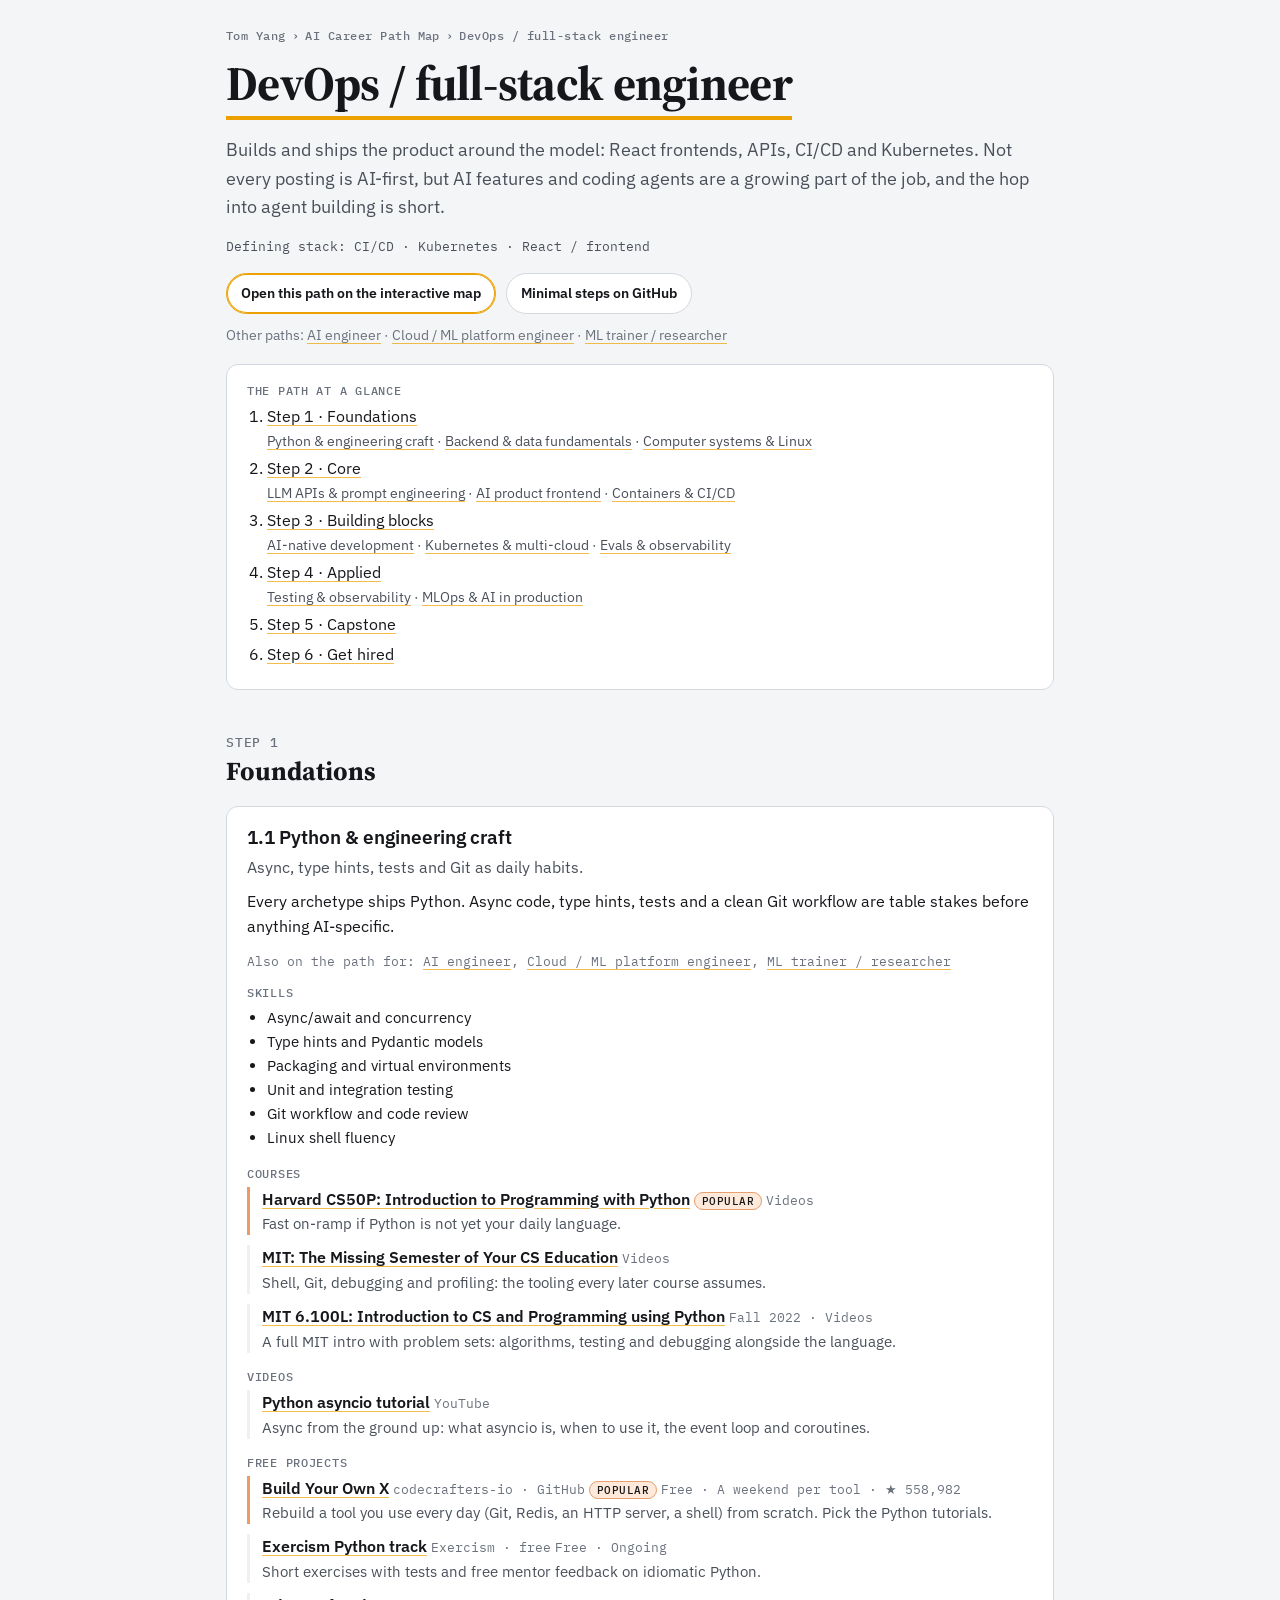
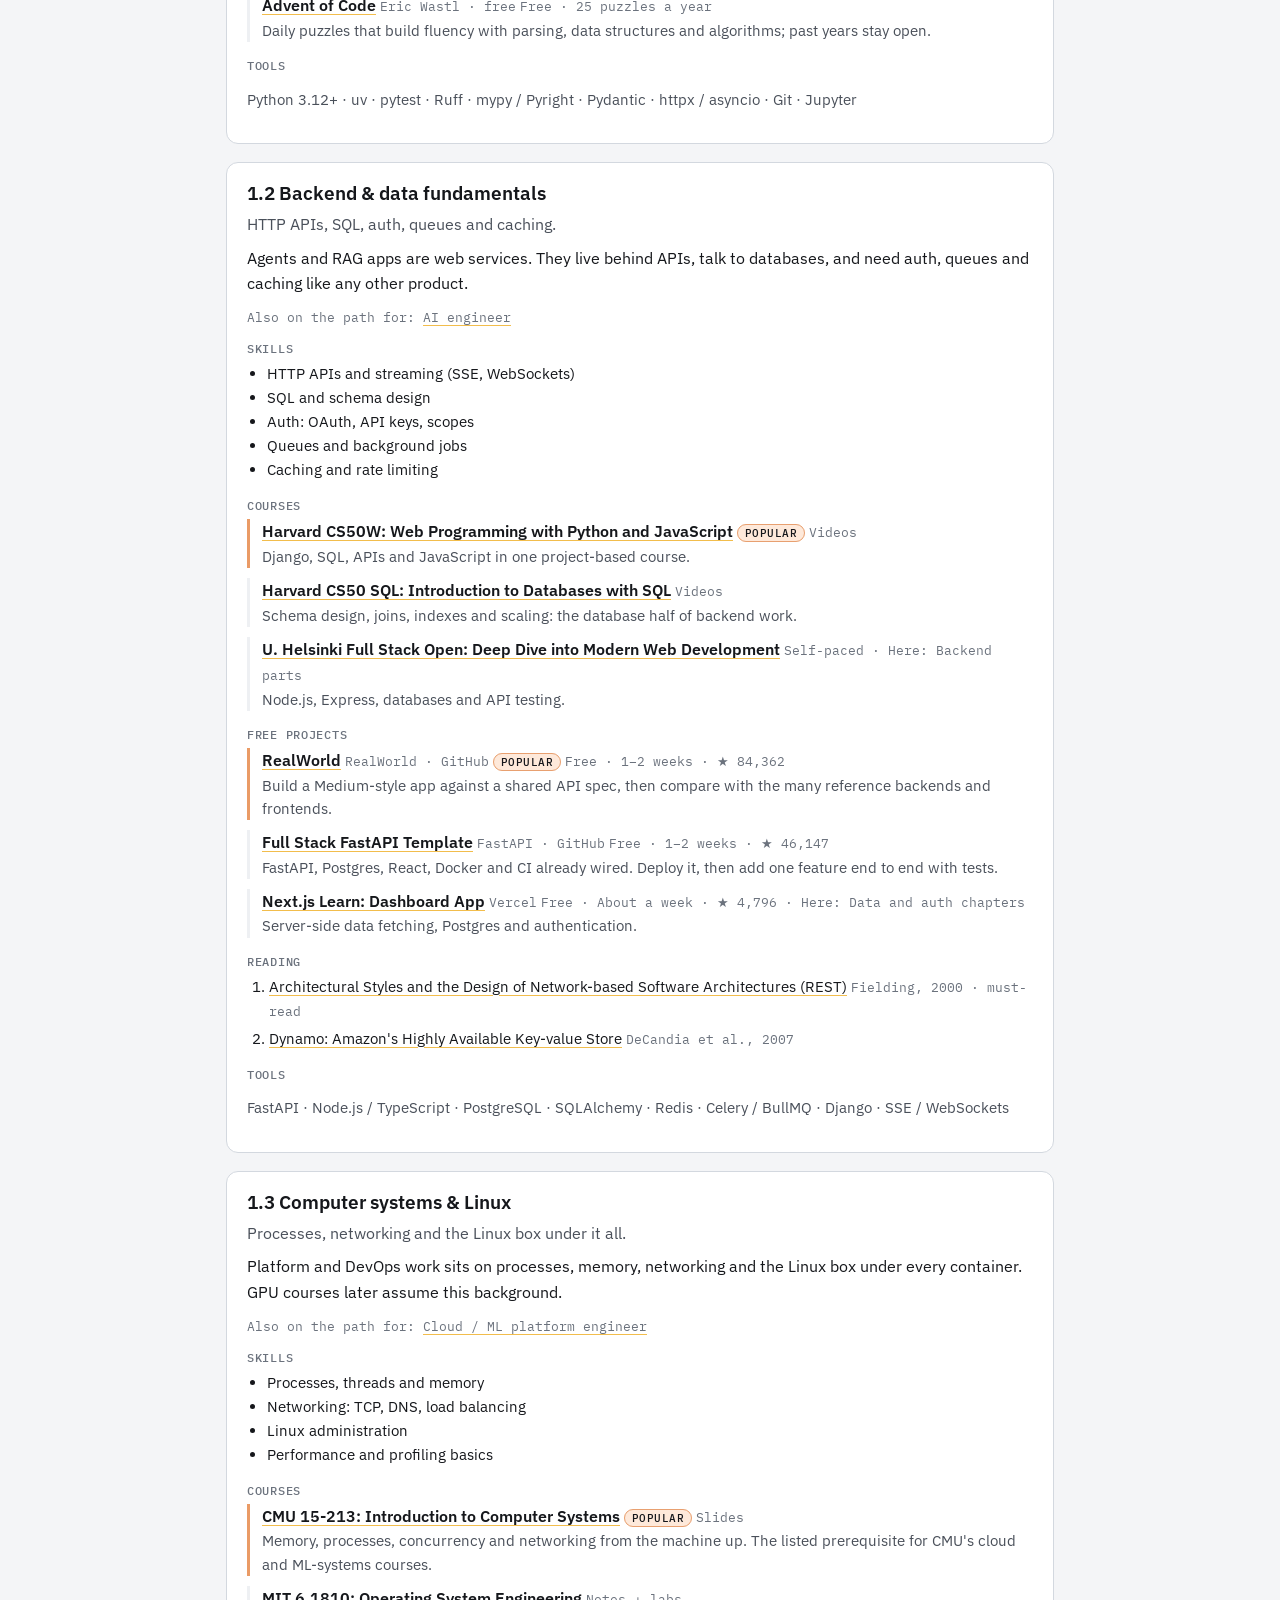
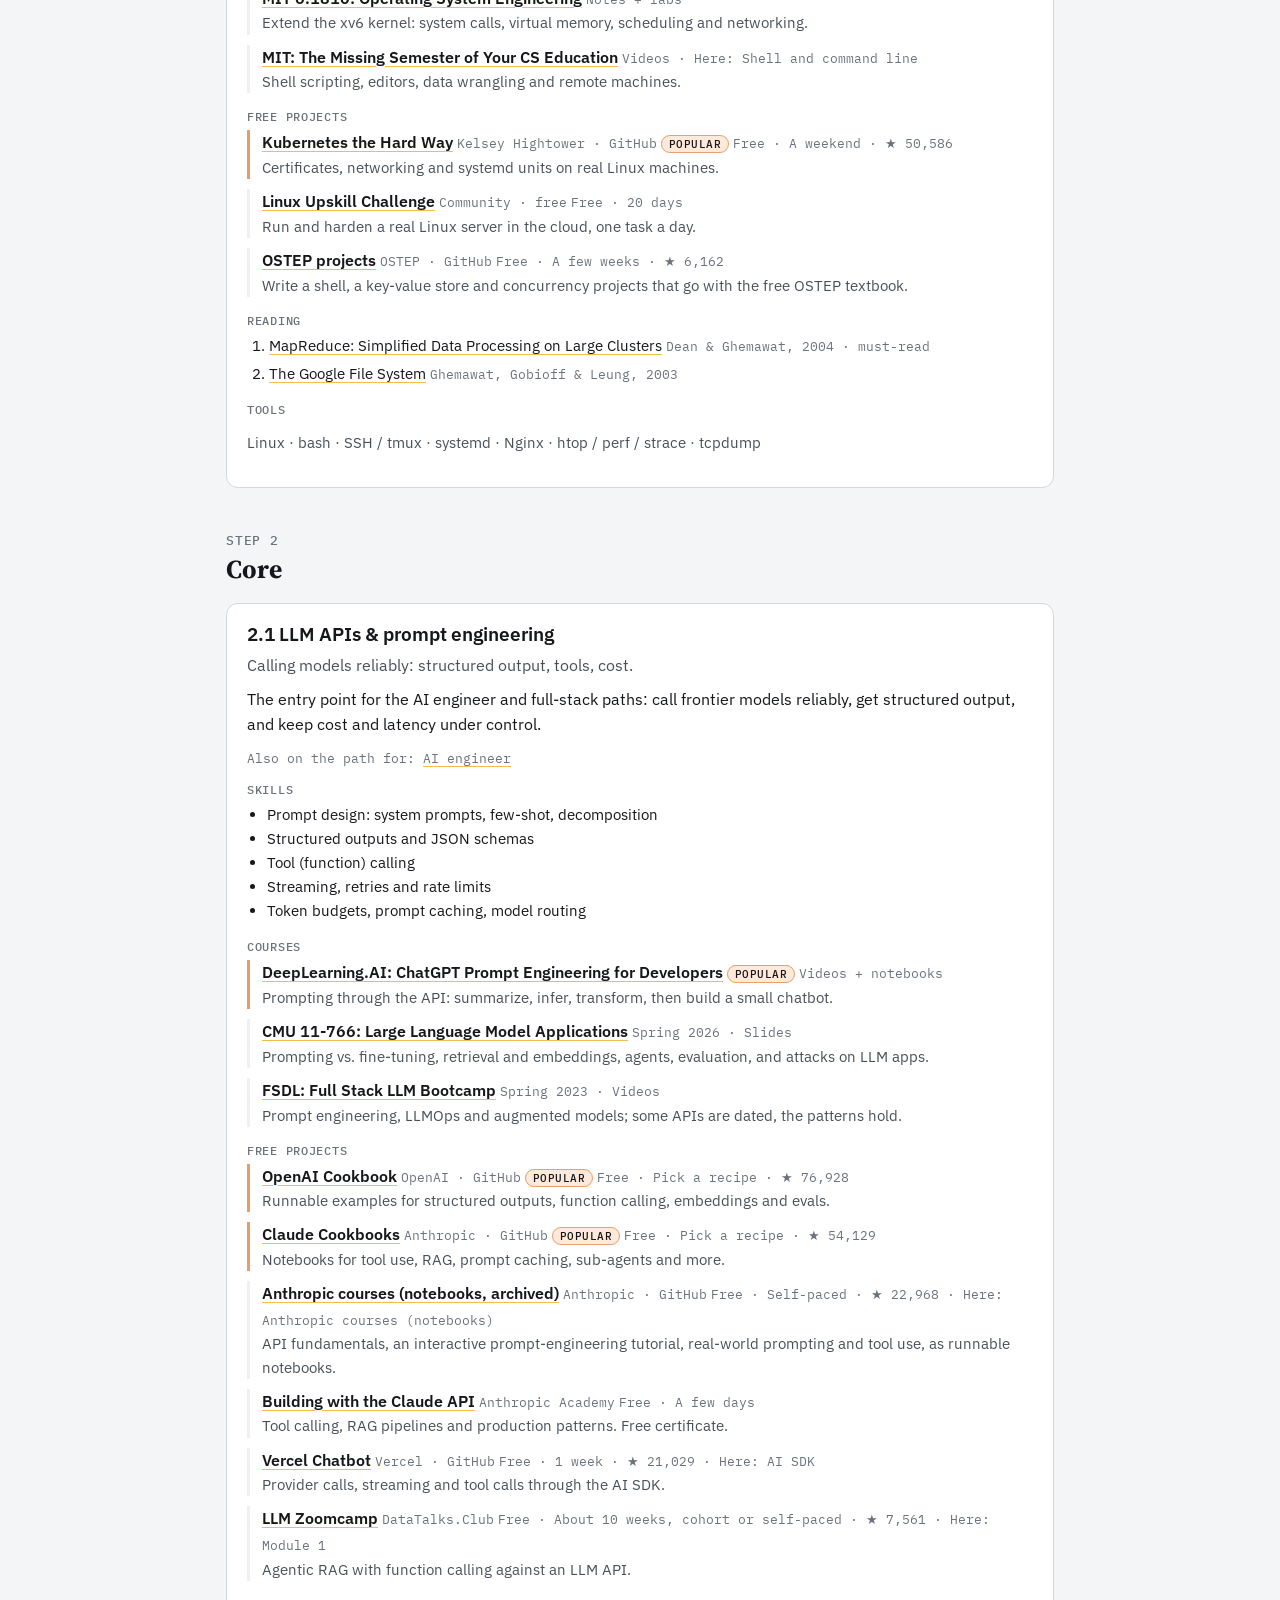
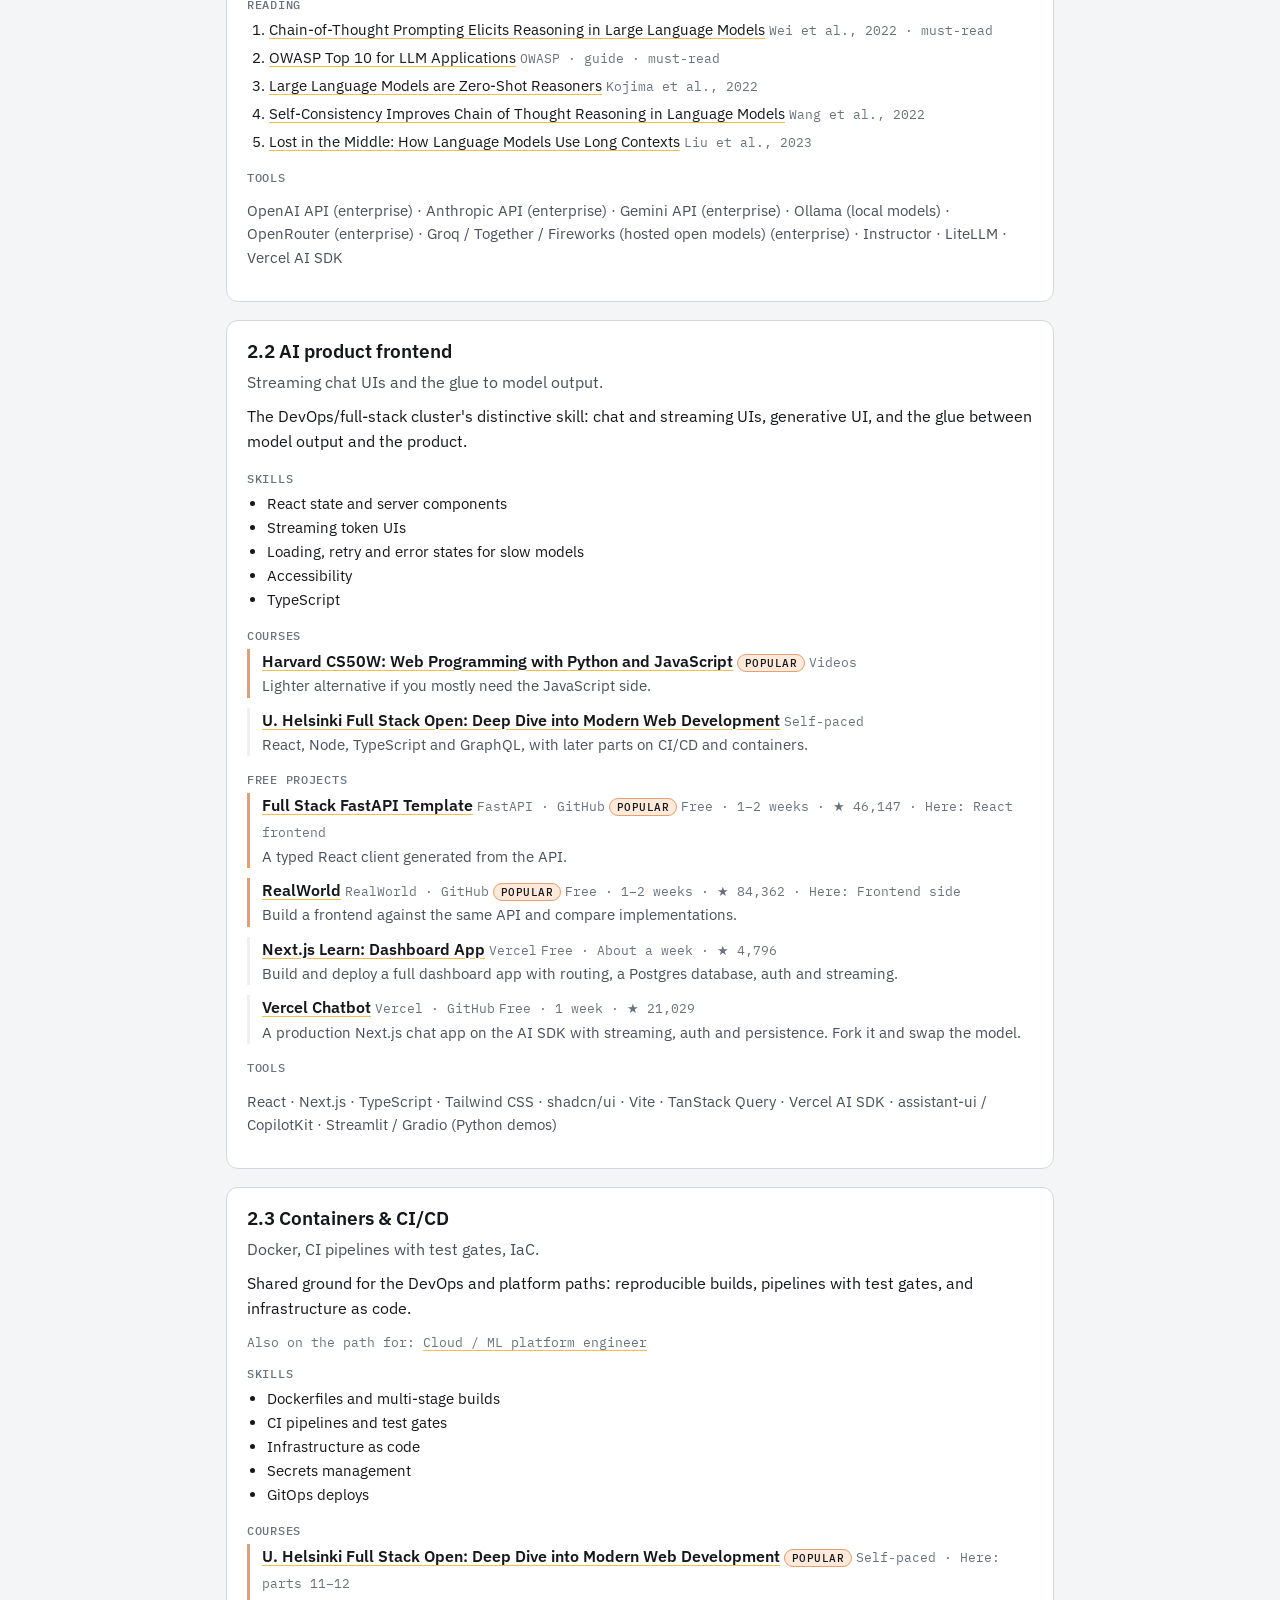
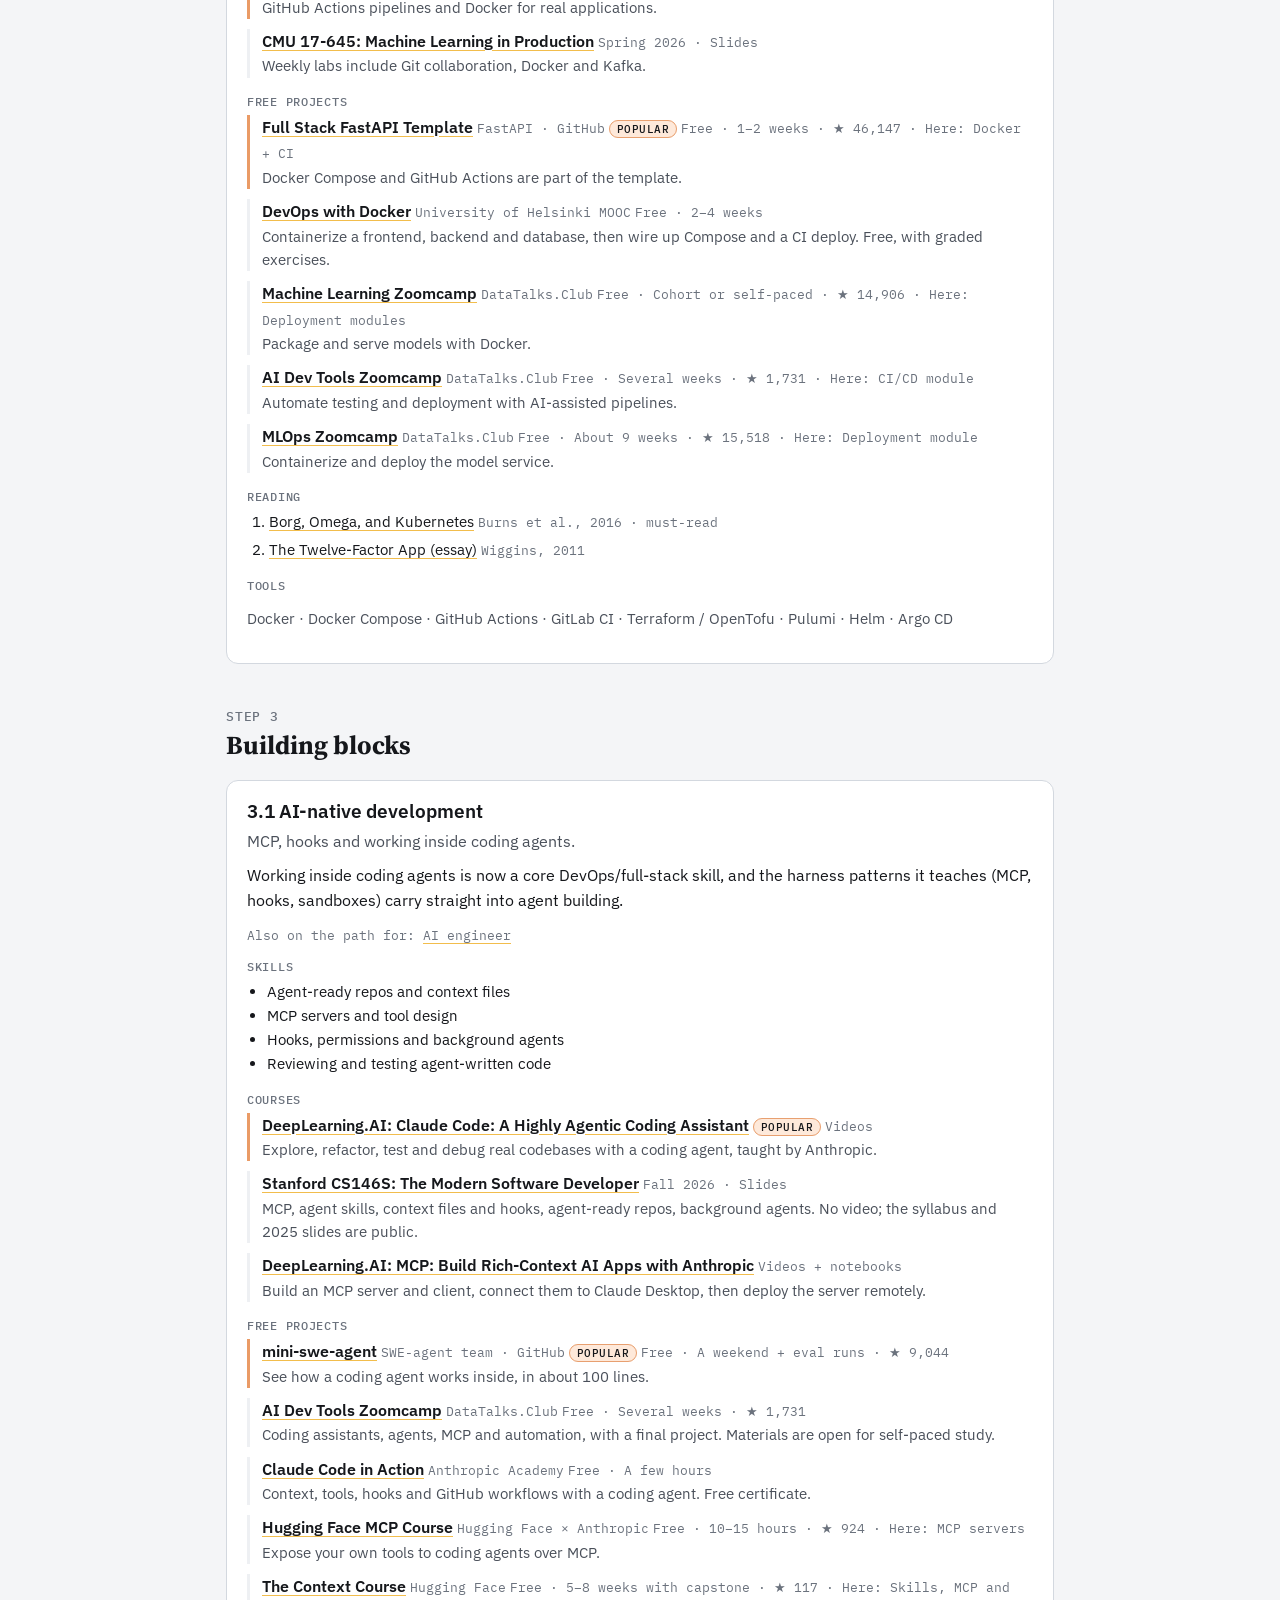
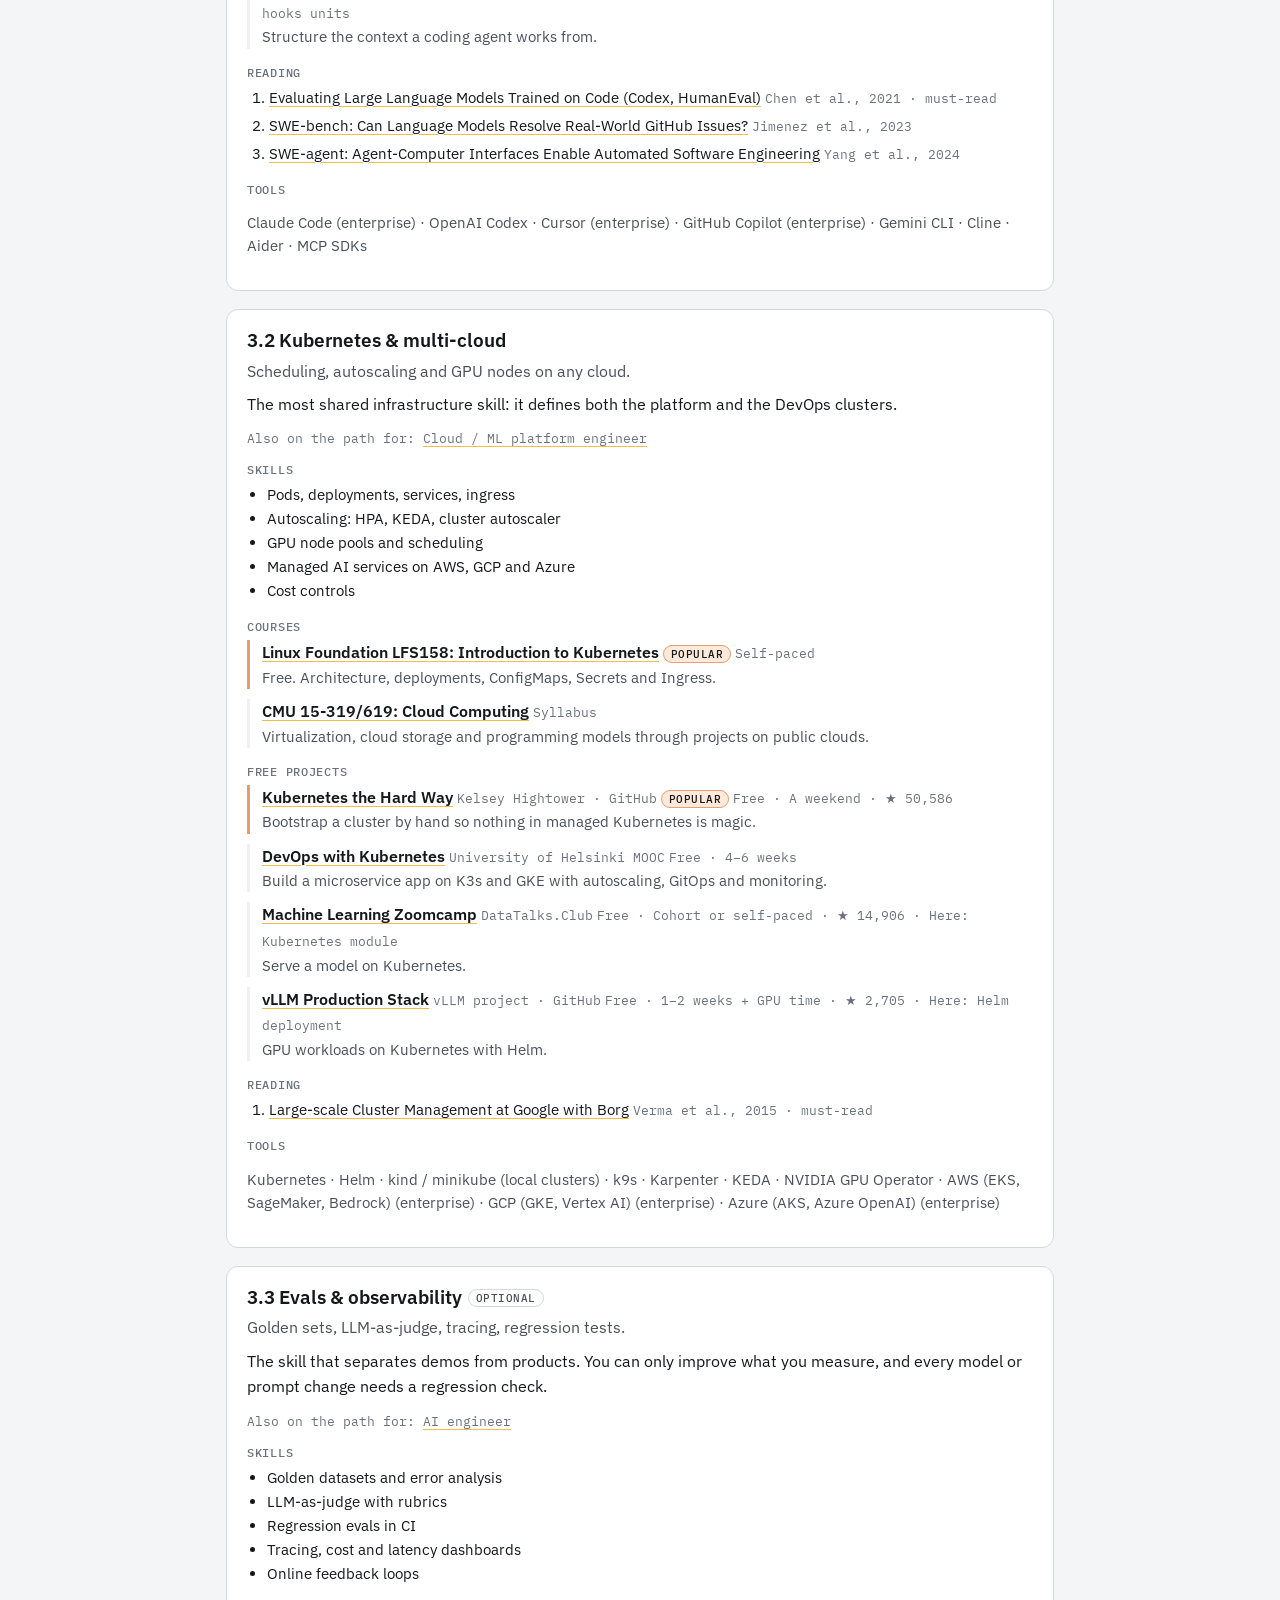
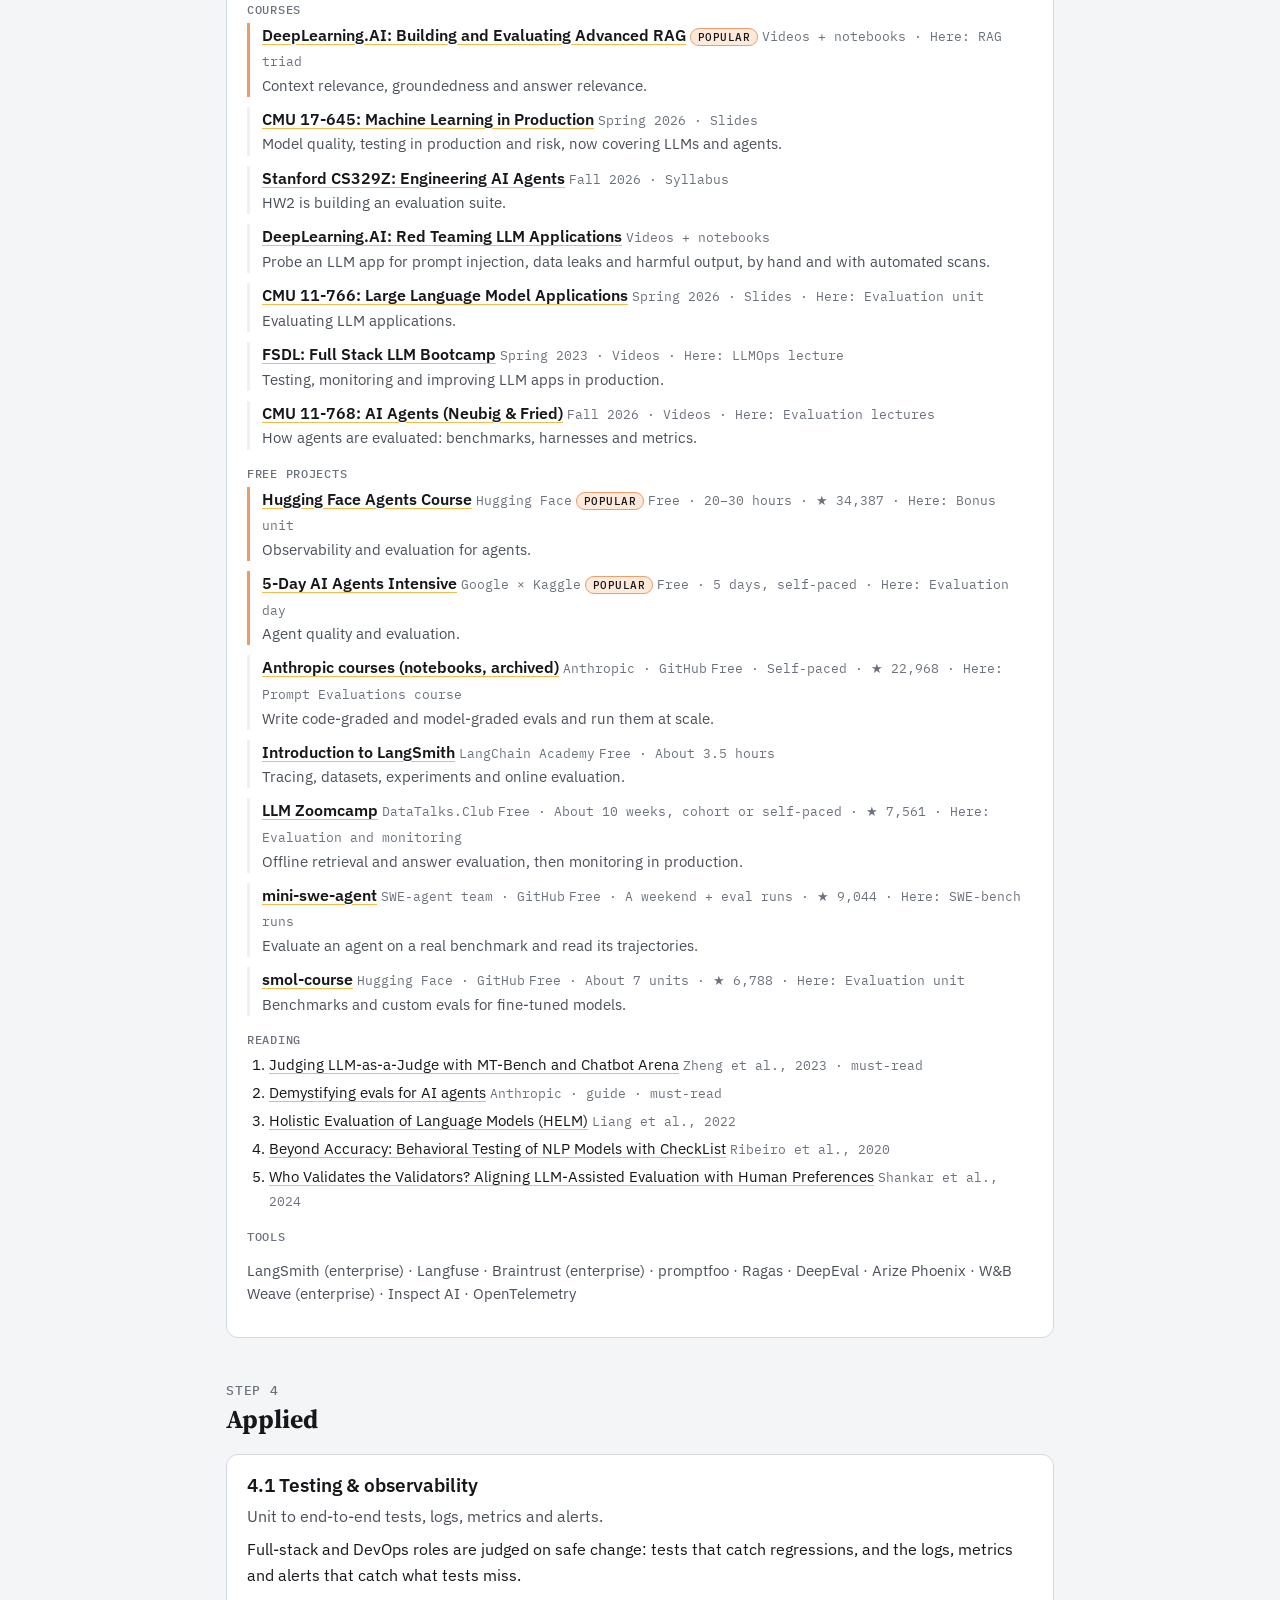
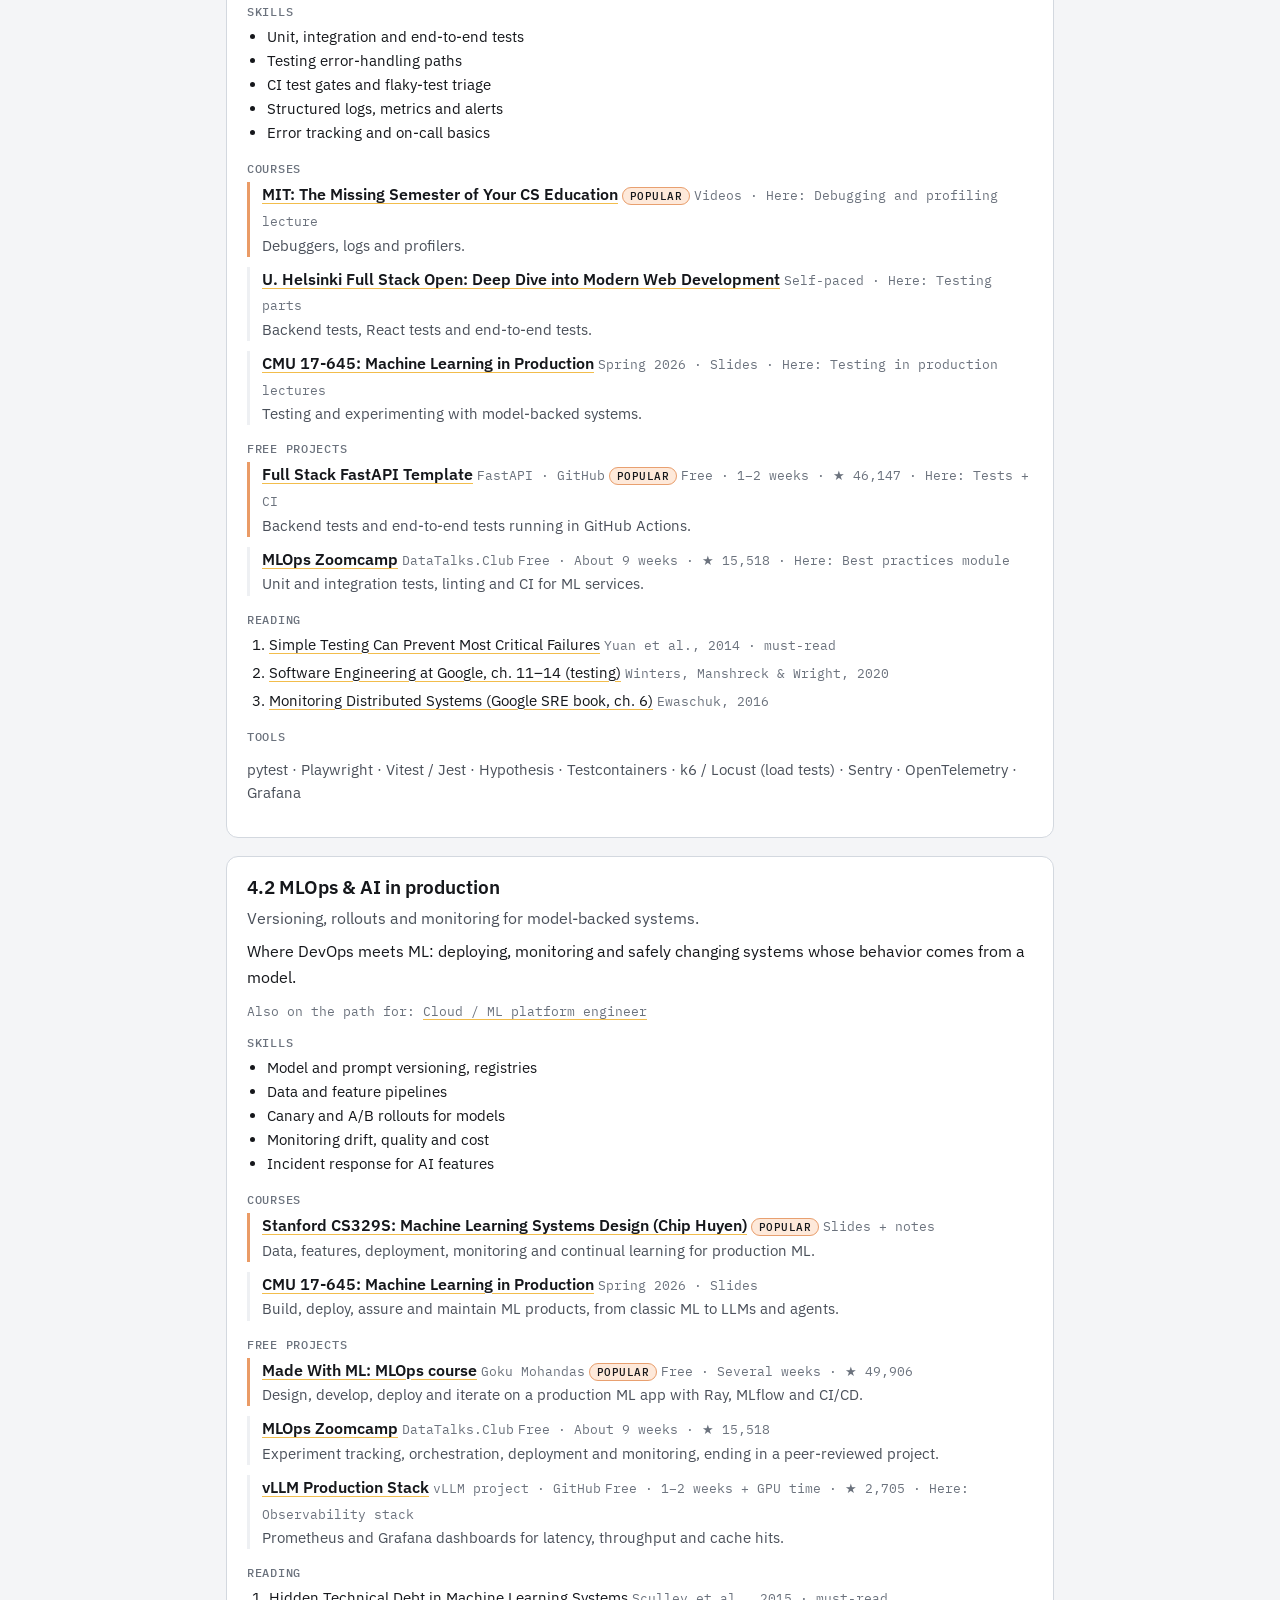
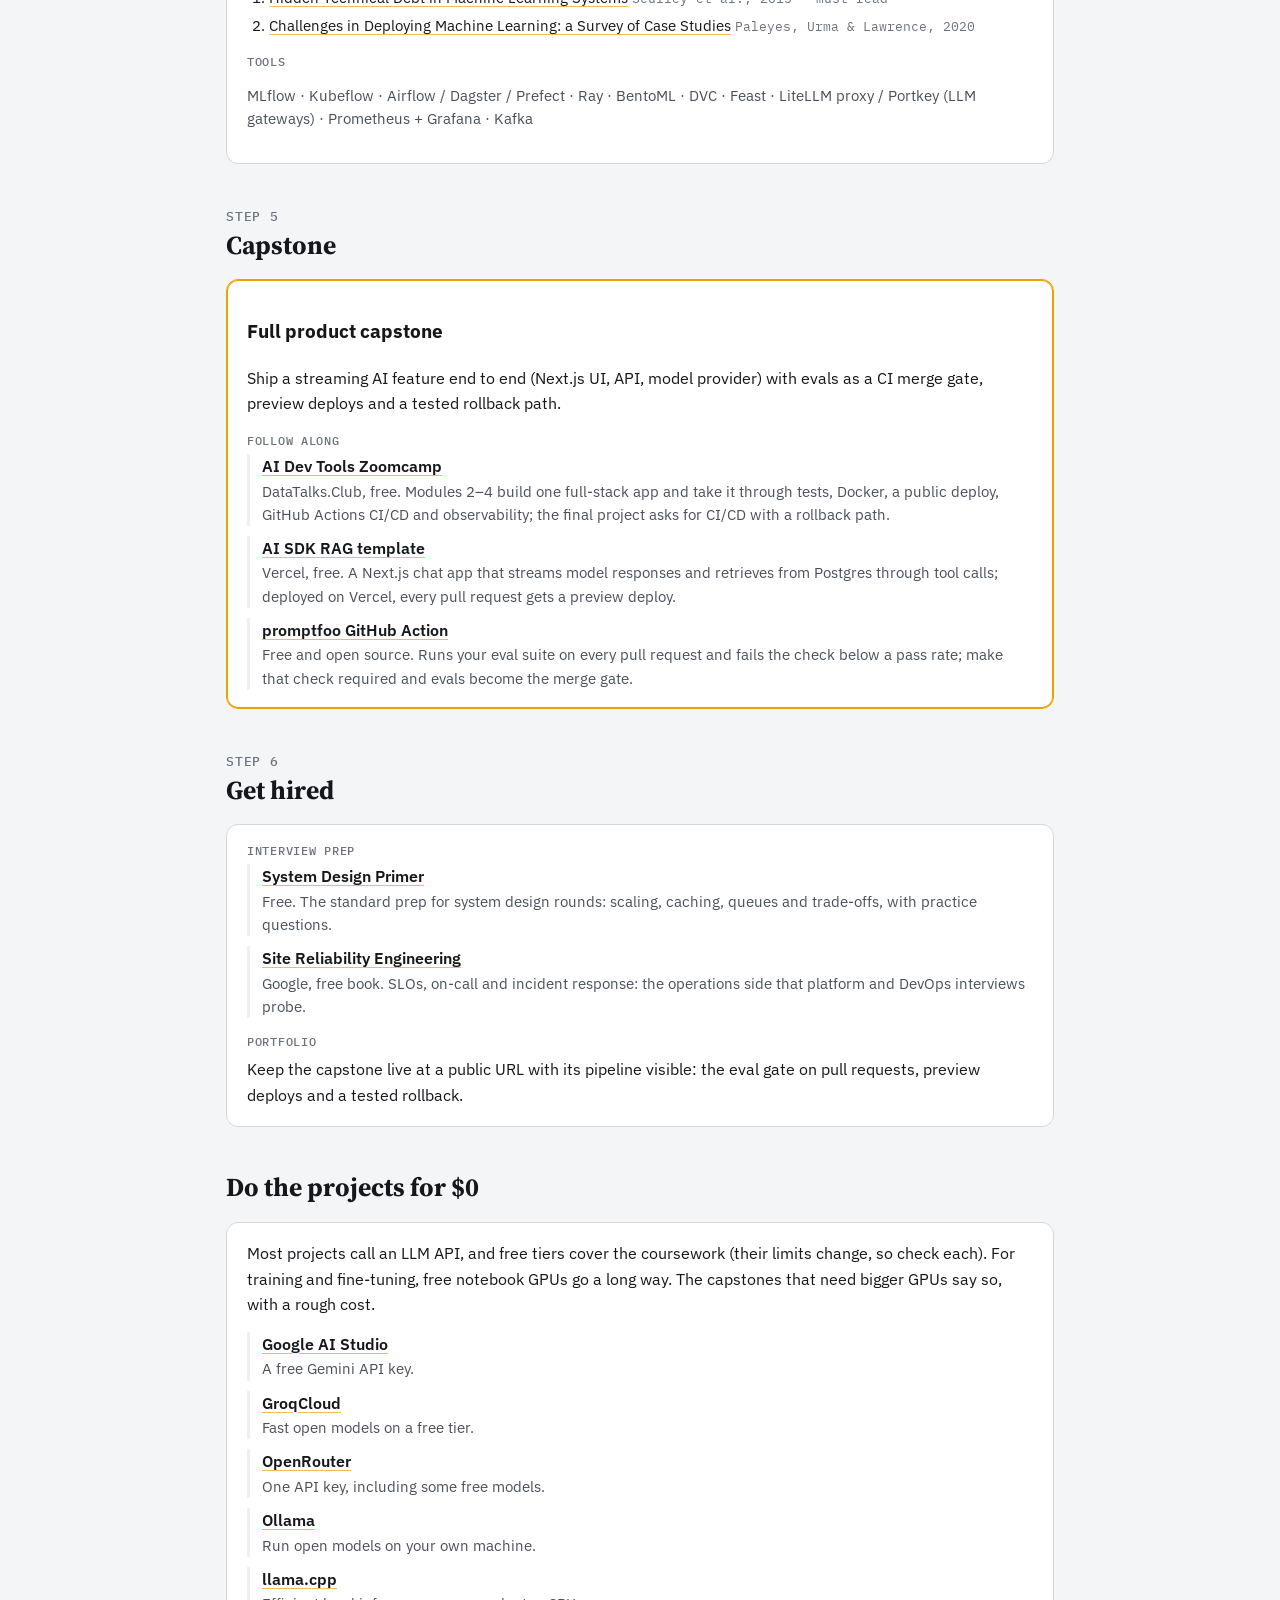
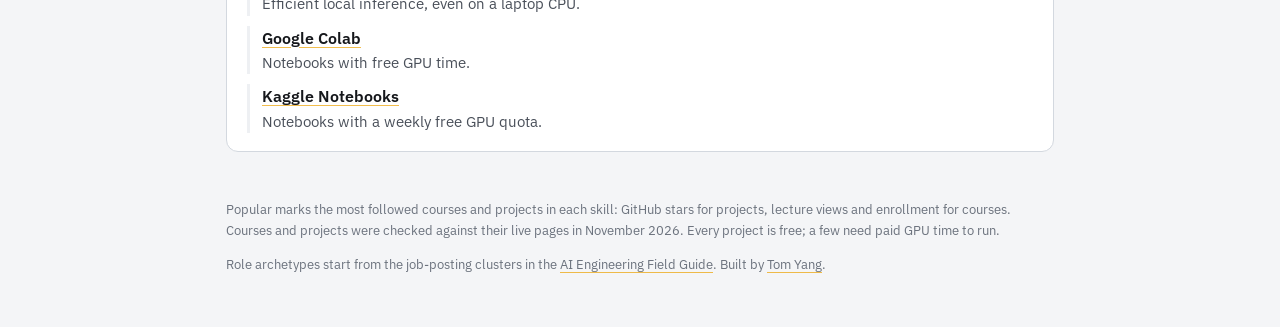
<file: ai-career-paths/devops-full-stack-engineer/index.html>
<!DOCTYPE html>
<html lang="en">
<head>
<meta charset="utf-8">
<meta name="viewport" content="width=device-width, initial-scale=1">
<title>DevOps / full-stack engineer path: skills, free courses and projects | AI Career Path Map</title>
<meta name="description" content="Step-by-step path to DevOps / full-stack engineer: 11 skills from foundations to specialization, with 22 free courses, 30 free projects, 25 papers and guides, a capstone and interview prep.">
<link rel="canonical" href="https://tomyang1993.github.io/ai-career-paths/devops-full-stack-engineer/">
<meta property="og:type" content="article">
<meta property="og:site_name" content="Tom Yang">
<meta property="og:title" content="DevOps / full-stack engineer path: skills, free courses and projects">
<meta property="og:description" content="Step-by-step path to DevOps / full-stack engineer: 11 skills from foundations to specialization, with 22 free courses, 30 free projects, 25 papers and guides, a capstone and interview prep.">
<meta property="og:url" content="https://tomyang1993.github.io/ai-career-paths/devops-full-stack-engineer/">
<meta property="og:image" content="https://tomyang1993.github.io/ai-career-paths/og/devops-full-stack-engineer.png">
<meta property="og:image:width" content="1200">
<meta property="og:image:height" content="630">
<meta property="og:image:alt" content="DevOps / full-stack engineer path on the AI Career Path Map">
<meta name="twitter:card" content="summary_large_image">
<meta name="twitter:title" content="DevOps / full-stack engineer path: skills, free courses and projects">
<meta name="twitter:description" content="Step-by-step path to DevOps / full-stack engineer: 11 skills from foundations to specialization, with 22 free courses, 30 free projects, 25 papers and guides, a capstone and interview prep.">
<meta name="twitter:image" content="https://tomyang1993.github.io/ai-career-paths/og/devops-full-stack-engineer.png">
<link rel="icon" href="/favicon.svg" type="image/svg+xml">
<link rel="apple-touch-icon" href="/apple-touch-icon.png">
<link rel="preconnect" href="https://fonts.googleapis.com">
<link rel="preconnect" href="https://fonts.gstatic.com" crossorigin>
<link href="https://fonts.googleapis.com/css2?family=IBM+Plex+Mono:wght@400;500&family=IBM+Plex+Sans:wght@400;600&family=Source+Serif+4:opsz,wght@8..60,700&display=swap" rel="stylesheet">
<script type="application/ld+json">[{"@context":"https://schema.org","@type":"LearningResource","name":"DevOps / full-stack engineer path: skills, free courses and projects","description":"Step-by-step path to DevOps / full-stack engineer: 11 skills from foundations to specialization, with 22 free courses, 30 free projects, 25 papers and guides, a capstone and interview prep.","url":"https://tomyang1993.github.io/ai-career-paths/devops-full-stack-engineer/","inLanguage":"en","isAccessibleForFree":true,"learningResourceType":"Learning path","teaches":["Python & engineering craft","Backend & data fundamentals","Computer systems & Linux","LLM APIs & prompt engineering","AI product frontend","Containers & CI/CD","Evals & observability","AI-native development","Kubernetes & multi-cloud","Testing & observability","MLOps & AI in production"],"author":{"@type":"Person","name":"Tom Yang","url":"https://tomyang1993.github.io/"},"isPartOf":{"@type":"WebPage","name":"AI Career Path Map","url":"https://tomyang1993.github.io/ai-career-paths/"}},{"@context":"https://schema.org","@type":"BreadcrumbList","itemListElement":[{"@type":"ListItem","position":1,"name":"Tom Yang","item":"https://tomyang1993.github.io/"},{"@type":"ListItem","position":2,"name":"AI Career Path Map","item":"https://tomyang1993.github.io/ai-career-paths/"},{"@type":"ListItem","position":3,"name":"DevOps / full-stack engineer","item":"https://tomyang1993.github.io/ai-career-paths/devops-full-stack-engineer/"}]}]</script>
<style>
:root{--bg:#f4f5f7;--surface:#fff;--surface-2:#eef0f3;--ink:#15171b;--ink-2:#4a505a;--ink-3:#6b727d;--line:#d3d8df;--focus:#2a78d6;
--r-ai:#2a78d6;--r-platform:#1baf7a;--r-devops:#eda100;--r-research:#e87ba4;--hot:#f97316;
--font-body:"IBM Plex Sans",system-ui,-apple-system,"Segoe UI",Roboto,sans-serif;--font-mono:"IBM Plex Mono",ui-monospace,SFMono-Regular,Menlo,Consolas,monospace;--font-serif:"Source Serif 4",Georgia,"Times New Roman",serif;color-scheme:light}
@media (prefers-color-scheme:dark){:root{--bg:#15171c;--surface:#1b1f26;--surface-2:#252a33;--ink:#e9ebef;--ink-2:#b6bcc6;--ink-3:#8a919c;--line:#333a45;--focus:#3987e5;
--r-ai:#3987e5;--r-platform:#199e70;--r-devops:#c98500;--r-research:#d55181;color-scheme:dark}}
*{box-sizing:border-box}
body{margin:0;background:var(--bg);color:var(--ink);font:16px/1.6 var(--font-body)}
a{color:inherit;text-decoration-color:color-mix(in srgb,var(--role) 70%,transparent);text-underline-offset:3px}
a:hover{text-decoration-thickness:2px}
a:focus-visible{outline:2px solid var(--focus);outline-offset:2px;border-radius:3px}
.wrap{max-width:860px;margin:0 auto;padding:28px 16px 64px}
.crumbs{font:500 12px var(--font-mono);letter-spacing:.04em;color:var(--ink-3);display:flex;flex-wrap:wrap;gap:6px}
.crumbs a{text-decoration:none}.crumbs a:hover{text-decoration:underline}
h1{font:700 clamp(34px,6vw,48px)/1.1 var(--font-serif);letter-spacing:-.015em;margin:14px 0 10px;padding-bottom:6px;border-bottom:4px solid var(--role);display:inline-block}
.story{font-size:18px;color:var(--ink-2);margin:6px 0 16px}
.stack{font:400 13px var(--font-mono);color:var(--ink-2)}
.cta{display:flex;flex-wrap:wrap;gap:10px;margin:18px 0 8px}
.cta a{padding:8px 14px;border-radius:999px;border:1px solid var(--line);background:var(--surface);text-decoration:none;font-weight:600;font-size:14px}
.cta a.primary{border-color:var(--role);box-shadow:inset 0 0 0 1px var(--role)}
.others{font-size:14px;color:var(--ink-3);margin:10px 0 0}
.card{background:var(--surface);border:1px solid var(--line);border-radius:12px;padding:18px 20px;margin:18px 0}
.toc ol{margin:6px 0 0;padding-left:20px}.toc li{margin:4px 0}
.toc .sk{color:var(--ink-2);font-size:14px}
h2{font:700 26px/1.25 var(--font-serif);margin:44px 0 6px}
h2 .n{font:500 13px var(--font-mono);letter-spacing:.06em;color:var(--ink-3);display:block;text-transform:uppercase;margin-bottom:4px}
.skill{scroll-margin-top:16px}
.skill h3{font:600 19px/1.3 var(--font-body);margin:0}
.tags{display:inline-flex;gap:6px;margin-left:6px;vertical-align:2px}
.tag{font:500 11px var(--font-mono);letter-spacing:.04em;padding:1px 7px;border-radius:999px;border:1px solid var(--line);color:var(--ink-2);text-transform:uppercase}
.tag.hot{border-color:color-mix(in srgb,var(--hot) 55%,var(--line));background:color-mix(in srgb,var(--hot) 16%,var(--surface));color:var(--ink)}
.desc{color:var(--ink-2);margin:6px 0 0}
.why{margin:8px 0 0}
h4{font:500 12px var(--font-mono);letter-spacing:.06em;text-transform:uppercase;color:var(--ink-3);margin:16px 0 6px}
ul.res{list-style:none;margin:0;padding:0;display:grid;gap:10px}
.card p + ul.res{margin-top:14px}
ul.res li{padding-left:12px;border-left:3px solid var(--surface-2)}
ul.res li.hotpick{border-left-color:color-mix(in srgb,var(--hot) 60%,var(--line))}
.rt{font-weight:600}.rm{font:400 12.5px var(--font-mono);color:var(--ink-3)}
.rn{display:block;font-size:14.5px;color:var(--ink-2)}
ul.skills{margin:0;padding-left:20px;font-size:15px}
ol.papers{margin:0;padding-left:22px;font-size:15px}ol.papers li{margin:4px 0}
.tools{font-size:14.5px;color:var(--ink-2)}
.cap{border-color:var(--role);box-shadow:inset 0 0 0 1px var(--role)}
footer{margin-top:48px;font-size:13px;color:var(--ink-3)}
</style>
</head>
<body style="--role:var(--r-devops)">
<div class="wrap">
<nav class="crumbs" aria-label="Breadcrumb"><a href="/">Tom Yang</a><span aria-hidden="true">›</span><a href="../">AI Career Path Map</a><span aria-hidden="true">›</span><span aria-current="page">DevOps / full-stack engineer</span></nav>
<header>
<h1>DevOps / full-stack engineer</h1>
<p class="story">Builds and ships the product around the model: React frontends, APIs, CI/CD and Kubernetes. Not every posting is AI-first, but AI features and coding agents are a growing part of the job, and the hop into agent building is short.</p>
<p class="stack">Defining stack: CI/CD · Kubernetes · React / frontend</p>
<div class="cta"><a class="primary" href="../#devops">Open this path on the interactive map</a><a href="https://github.com/TomYang1993/AI-career-path-minimal-steps#devops--full-stack-engineer" rel="noopener">Minimal steps on GitHub</a></div>
<p class="others">Other paths: <a href="../ai-engineer/">AI engineer</a> · <a href="../cloud-ml-platform-engineer/">Cloud / ML platform engineer</a> · <a href="../ml-trainer-researcher/">ML trainer / researcher</a></p>
</header>
<nav class="card toc" aria-labelledby="toc-h"><h4 id="toc-h" style="margin-top:0">The path at a glance</h4><ol>
<li><a href="#step-1">Step 1 · Foundations</a><div class="sk"><a href="#skill-python">Python &amp; engineering craft</a> · <a href="#skill-web">Backend &amp; data fundamentals</a> · <a href="#skill-systems">Computer systems &amp; Linux</a></div></li>
<li><a href="#step-2">Step 2 · Core</a><div class="sk"><a href="#skill-llm-apis">LLM APIs &amp; prompt engineering</a> · <a href="#skill-frontend">AI product frontend</a> · <a href="#skill-containers">Containers &amp; CI/CD</a></div></li>
<li><a href="#step-3">Step 3 · Building blocks</a><div class="sk"><a href="#skill-coding-agents">AI-native development</a> · <a href="#skill-k8s">Kubernetes &amp; multi-cloud</a> · <a href="#skill-evals">Evals &amp; observability</a></div></li>
<li><a href="#step-4">Step 4 · Applied</a><div class="sk"><a href="#skill-testing">Testing &amp; observability</a> · <a href="#skill-mlops">MLOps &amp; AI in production</a></div></li>
<li><a href="#capstone">Step 5 · Capstone</a></li>
<li><a href="#hired">Step 6 · Get hired</a></li>
</ol></nav>

<section aria-labelledby="step-1">
<h2 id="step-1"><span class="n">Step 1</span>Foundations</h2>

<article class="card skill" id="skill-python">
<h3>1.1 Python &amp; engineering craft</h3>
<p class="desc">Async, type hints, tests and Git as daily habits.</p>
<p class="why">Every archetype ships Python. Async code, type hints, tests and a clean Git workflow are table stakes before anything AI-specific.</p>
<p class="rm">Also on the path for: <a href="../ai-engineer/#skill-python">AI engineer</a>, <a href="../cloud-ml-platform-engineer/#skill-python">Cloud / ML platform engineer</a>, <a href="../ml-trainer-researcher/#skill-python">ML trainer / researcher</a></p>
<h4>Skills</h4><ul class="skills"><li>Async/await and concurrency</li><li>Type hints and Pydantic models</li><li>Packaging and virtual environments</li><li>Unit and integration testing</li><li>Git workflow and code review</li><li>Linux shell fluency</li></ul>
<h4>Courses</h4><ul class="res"><li class="hotpick"><a class="rt" href="https://cs50.harvard.edu/python/" rel="noopener">Harvard CS50P: Introduction to Programming with Python</a> <span class="tag hot">Popular</span>
<span class="rm">Videos</span><span class="rn">Fast on-ramp if Python is not yet your daily language.</span></li>
<li><a class="rt" href="https://missing.csail.mit.edu/" rel="noopener">MIT: The Missing Semester of Your CS Education</a>
<span class="rm">Videos</span><span class="rn">Shell, Git, debugging and profiling: the tooling every later course assumes.</span></li>
<li><a class="rt" href="https://ocw.mit.edu/courses/6-100l-introduction-to-cs-and-programming-using-python-fall-2022/" rel="noopener">MIT 6.100L: Introduction to CS and Programming using Python</a>
<span class="rm">Fall 2022 · Videos</span><span class="rn">A full MIT intro with problem sets: algorithms, testing and debugging alongside the language.</span></li></ul>
<h4>Videos</h4><ul class="res"><li><a class="rt" href="https://www.youtube.com/watch?v=Qb9s3UiMSTA" rel="noopener">Python asyncio tutorial</a> <span class="rm">YouTube</span><span class="rn">Async from the ground up: what asyncio is, when to use it, the event loop and coroutines.</span></li></ul>
<h4>Free projects</h4><ul class="res"><li class="hotpick"><a class="rt" href="https://github.com/codecrafters-io/build-your-own-x" rel="noopener">Build Your Own X</a> <span class="rm">codecrafters-io · GitHub</span> <span class="tag hot">Popular</span>
<span class="rm">Free · A weekend per tool · ★ 558,982</span><span class="rn">Rebuild a tool you use every day (Git, Redis, an HTTP server, a shell) from scratch. Pick the Python tutorials.</span></li>
<li><a class="rt" href="https://exercism.org/tracks/python" rel="noopener">Exercism Python track</a> <span class="rm">Exercism · free</span>
<span class="rm">Free · Ongoing</span><span class="rn">Short exercises with tests and free mentor feedback on idiomatic Python.</span></li>
<li><a class="rt" href="https://adventofcode.com/" rel="noopener">Advent of Code</a> <span class="rm">Eric Wastl · free</span>
<span class="rm">Free · 25 puzzles a year</span><span class="rn">Daily puzzles that build fluency with parsing, data structures and algorithms; past years stay open.</span></li></ul>

<h4>Tools</h4><p class="tools">Python 3.12+ · uv · pytest · Ruff · mypy / Pyright · Pydantic · httpx / asyncio · Git · Jupyter</p>
</article>
<article class="card skill" id="skill-web">
<h3>1.2 Backend &amp; data fundamentals</h3>
<p class="desc">HTTP APIs, SQL, auth, queues and caching.</p>
<p class="why">Agents and RAG apps are web services. They live behind APIs, talk to databases, and need auth, queues and caching like any other product.</p>
<p class="rm">Also on the path for: <a href="../ai-engineer/#skill-web">AI engineer</a></p>
<h4>Skills</h4><ul class="skills"><li>HTTP APIs and streaming (SSE, WebSockets)</li><li>SQL and schema design</li><li>Auth: OAuth, API keys, scopes</li><li>Queues and background jobs</li><li>Caching and rate limiting</li></ul>
<h4>Courses</h4><ul class="res"><li class="hotpick"><a class="rt" href="https://cs50.harvard.edu/web/" rel="noopener">Harvard CS50W: Web Programming with Python and JavaScript</a> <span class="tag hot">Popular</span>
<span class="rm">Videos</span><span class="rn">Django, SQL, APIs and JavaScript in one project-based course.</span></li>
<li><a class="rt" href="https://cs50.harvard.edu/sql/" rel="noopener">Harvard CS50 SQL: Introduction to Databases with SQL</a>
<span class="rm">Videos</span><span class="rn">Schema design, joins, indexes and scaling: the database half of backend work.</span></li>
<li><a class="rt" href="https://fullstackopen.com/en/" rel="noopener">U. Helsinki Full Stack Open: Deep Dive into Modern Web Development</a>
<span class="rm">Self-paced · Here: Backend parts</span><span class="rn">Node.js, Express, databases and API testing.</span></li></ul>

<h4>Free projects</h4><ul class="res"><li class="hotpick"><a class="rt" href="https://github.com/realworld-apps/realworld" rel="noopener">RealWorld</a> <span class="rm">RealWorld · GitHub</span> <span class="tag hot">Popular</span>
<span class="rm">Free · 1–2 weeks · ★ 84,362</span><span class="rn">Build a Medium-style app against a shared API spec, then compare with the many reference backends and frontends.</span></li>
<li><a class="rt" href="https://github.com/fastapi/full-stack-fastapi-template" rel="noopener">Full Stack FastAPI Template</a> <span class="rm">FastAPI · GitHub</span>
<span class="rm">Free · 1–2 weeks · ★ 46,147</span><span class="rn">FastAPI, Postgres, React, Docker and CI already wired. Deploy it, then add one feature end to end with tests.</span></li>
<li><a class="rt" href="https://nextjs.org/learn" rel="noopener">Next.js Learn: Dashboard App</a> <span class="rm">Vercel</span>
<span class="rm">Free · About a week · ★ 4,796 · Here: Data and auth chapters</span><span class="rn">Server-side data fetching, Postgres and authentication.</span></li></ul>
<h4>Reading</h4><ol class="papers"><li><a href="https://ics.uci.edu/~fielding/pubs/dissertation/top.htm" rel="noopener">Architectural Styles and the Design of Network-based Software Architectures (REST)</a> <span class="rm">Fielding, 2000 · must-read</span></li><li><a href="https://www.allthingsdistributed.com/files/amazon-dynamo-sosp2007.pdf" rel="noopener">Dynamo: Amazon's Highly Available Key-value Store</a> <span class="rm">DeCandia et al., 2007</span></li></ol>
<h4>Tools</h4><p class="tools">FastAPI · Node.js / TypeScript · PostgreSQL · SQLAlchemy · Redis · Celery / BullMQ · Django · SSE / WebSockets</p>
</article>
<article class="card skill" id="skill-systems">
<h3>1.3 Computer systems &amp; Linux</h3>
<p class="desc">Processes, networking and the Linux box under it all.</p>
<p class="why">Platform and DevOps work sits on processes, memory, networking and the Linux box under every container. GPU courses later assume this background.</p>
<p class="rm">Also on the path for: <a href="../cloud-ml-platform-engineer/#skill-systems">Cloud / ML platform engineer</a></p>
<h4>Skills</h4><ul class="skills"><li>Processes, threads and memory</li><li>Networking: TCP, DNS, load balancing</li><li>Linux administration</li><li>Performance and profiling basics</li></ul>
<h4>Courses</h4><ul class="res"><li class="hotpick"><a class="rt" href="https://www.cs.cmu.edu/~213/" rel="noopener">CMU 15-213: Introduction to Computer Systems</a> <span class="tag hot">Popular</span>
<span class="rm">Slides</span><span class="rn">Memory, processes, concurrency and networking from the machine up. The listed prerequisite for CMU's cloud and ML-systems courses.</span></li>
<li><a class="rt" href="https://pdos.csail.mit.edu/6.1810/" rel="noopener">MIT 6.1810: Operating System Engineering</a>
<span class="rm">Notes + labs</span><span class="rn">Extend the xv6 kernel: system calls, virtual memory, scheduling and networking.</span></li>
<li><a class="rt" href="https://missing.csail.mit.edu/" rel="noopener">MIT: The Missing Semester of Your CS Education</a>
<span class="rm">Videos · Here: Shell and command line</span><span class="rn">Shell scripting, editors, data wrangling and remote machines.</span></li></ul>

<h4>Free projects</h4><ul class="res"><li class="hotpick"><a class="rt" href="https://github.com/kelseyhightower/kubernetes-the-hard-way" rel="noopener">Kubernetes the Hard Way</a> <span class="rm">Kelsey Hightower · GitHub</span> <span class="tag hot">Popular</span>
<span class="rm">Free · A weekend · ★ 50,586</span><span class="rn">Certificates, networking and systemd units on real Linux machines.</span></li>
<li><a class="rt" href="https://linuxupskillchallenge.org/" rel="noopener">Linux Upskill Challenge</a> <span class="rm">Community · free</span>
<span class="rm">Free · 20 days</span><span class="rn">Run and harden a real Linux server in the cloud, one task a day.</span></li>
<li><a class="rt" href="https://github.com/remzi-arpacidusseau/ostep-projects" rel="noopener">OSTEP projects</a> <span class="rm">OSTEP · GitHub</span>
<span class="rm">Free · A few weeks · ★ 6,162</span><span class="rn">Write a shell, a key-value store and concurrency projects that go with the free OSTEP textbook.</span></li></ul>
<h4>Reading</h4><ol class="papers"><li><a href="https://www.usenix.org/legacy/events/osdi04/tech/full_papers/dean/dean.pdf" rel="noopener">MapReduce: Simplified Data Processing on Large Clusters</a> <span class="rm">Dean &amp; Ghemawat, 2004 · must-read</span></li><li><a href="https://doi.org/10.1145/945445.945450" rel="noopener">The Google File System</a> <span class="rm">Ghemawat, Gobioff &amp; Leung, 2003</span></li></ol>
<h4>Tools</h4><p class="tools">Linux · bash · SSH / tmux · systemd · Nginx · htop / perf / strace · tcpdump</p>
</article>
</section>
<section aria-labelledby="step-2">
<h2 id="step-2"><span class="n">Step 2</span>Core</h2>

<article class="card skill" id="skill-llm-apis">
<h3>2.1 LLM APIs &amp; prompt engineering</h3>
<p class="desc">Calling models reliably: structured output, tools, cost.</p>
<p class="why">The entry point for the AI engineer and full-stack paths: call frontier models reliably, get structured output, and keep cost and latency under control.</p>
<p class="rm">Also on the path for: <a href="../ai-engineer/#skill-llm-apis">AI engineer</a></p>
<h4>Skills</h4><ul class="skills"><li>Prompt design: system prompts, few-shot, decomposition</li><li>Structured outputs and JSON schemas</li><li>Tool (function) calling</li><li>Streaming, retries and rate limits</li><li>Token budgets, prompt caching, model routing</li></ul>
<h4>Courses</h4><ul class="res"><li class="hotpick"><a class="rt" href="https://www.deeplearning.ai/short-courses/chatgpt-prompt-engineering-for-developers/" rel="noopener">DeepLearning.AI: ChatGPT Prompt Engineering for Developers</a> <span class="tag hot">Popular</span>
<span class="rm">Videos + notebooks</span><span class="rn">Prompting through the API: summarize, infer, transform, then build a small chatbot.</span></li>
<li><a class="rt" href="https://cmu-llms.org/" rel="noopener">CMU 11-766: Large Language Model Applications</a>
<span class="rm">Spring 2026 · Slides</span><span class="rn">Prompting vs. fine-tuning, retrieval and embeddings, agents, evaluation, and attacks on LLM apps.</span></li>
<li><a class="rt" href="https://fullstackdeeplearning.com/llm-bootcamp/" rel="noopener">FSDL: Full Stack LLM Bootcamp</a>
<span class="rm">Spring 2023 · Videos</span><span class="rn">Prompt engineering, LLMOps and augmented models; some APIs are dated, the patterns hold.</span></li></ul>

<h4>Free projects</h4><ul class="res"><li class="hotpick"><a class="rt" href="https://github.com/openai/openai-cookbook" rel="noopener">OpenAI Cookbook</a> <span class="rm">OpenAI · GitHub</span> <span class="tag hot">Popular</span>
<span class="rm">Free · Pick a recipe · ★ 76,928</span><span class="rn">Runnable examples for structured outputs, function calling, embeddings and evals.</span></li>
<li class="hotpick"><a class="rt" href="https://github.com/anthropics/claude-cookbooks" rel="noopener">Claude Cookbooks</a> <span class="rm">Anthropic · GitHub</span> <span class="tag hot">Popular</span>
<span class="rm">Free · Pick a recipe · ★ 54,129</span><span class="rn">Notebooks for tool use, RAG, prompt caching, sub-agents and more.</span></li>
<li><a class="rt" href="https://github.com/anthropics/courses" rel="noopener">Anthropic courses (notebooks, archived)</a> <span class="rm">Anthropic · GitHub</span>
<span class="rm">Free · Self-paced · ★ 22,968 · Here: Anthropic courses (notebooks)</span><span class="rn">API fundamentals, an interactive prompt-engineering tutorial, real-world prompting and tool use, as runnable notebooks.</span></li>
<li><a class="rt" href="https://anthropic.skilljar.com/claude-with-the-anthropic-api" rel="noopener">Building with the Claude API</a> <span class="rm">Anthropic Academy</span>
<span class="rm">Free · A few days</span><span class="rn">Tool calling, RAG pipelines and production patterns. Free certificate.</span></li>
<li><a class="rt" href="https://github.com/vercel/chatbot" rel="noopener">Vercel Chatbot</a> <span class="rm">Vercel · GitHub</span>
<span class="rm">Free · 1 week · ★ 21,029 · Here: AI SDK</span><span class="rn">Provider calls, streaming and tool calls through the AI SDK.</span></li>
<li><a class="rt" href="https://github.com/DataTalksClub/llm-zoomcamp" rel="noopener">LLM Zoomcamp</a> <span class="rm">DataTalks.Club</span>
<span class="rm">Free · About 10 weeks, cohort or self-paced · ★ 7,561 · Here: Module 1</span><span class="rn">Agentic RAG with function calling against an LLM API.</span></li></ul>
<h4>Reading</h4><ol class="papers"><li><a href="https://arxiv.org/abs/2201.11903" rel="noopener">Chain-of-Thought Prompting Elicits Reasoning in Large Language Models</a> <span class="rm">Wei et al., 2022 · must-read</span></li><li><a href="https://genai.owasp.org/llm-top-10/" rel="noopener">OWASP Top 10 for LLM Applications</a> <span class="rm">OWASP · guide · must-read</span></li><li><a href="https://arxiv.org/abs/2205.11916" rel="noopener">Large Language Models are Zero-Shot Reasoners</a> <span class="rm">Kojima et al., 2022</span></li><li><a href="https://arxiv.org/abs/2203.11171" rel="noopener">Self-Consistency Improves Chain of Thought Reasoning in Language Models</a> <span class="rm">Wang et al., 2022</span></li><li><a href="https://arxiv.org/abs/2307.03172" rel="noopener">Lost in the Middle: How Language Models Use Long Contexts</a> <span class="rm">Liu et al., 2023</span></li></ol>
<h4>Tools</h4><p class="tools">OpenAI API (enterprise) · Anthropic API (enterprise) · Gemini API (enterprise) · Ollama (local models) · OpenRouter (enterprise) · Groq / Together / Fireworks (hosted open models) (enterprise) · Instructor · LiteLLM · Vercel AI SDK</p>
</article>
<article class="card skill" id="skill-frontend">
<h3>2.2 AI product frontend</h3>
<p class="desc">Streaming chat UIs and the glue to model output.</p>
<p class="why">The DevOps/full-stack cluster's distinctive skill: chat and streaming UIs, generative UI, and the glue between model output and the product.</p>

<h4>Skills</h4><ul class="skills"><li>React state and server components</li><li>Streaming token UIs</li><li>Loading, retry and error states for slow models</li><li>Accessibility</li><li>TypeScript</li></ul>
<h4>Courses</h4><ul class="res"><li class="hotpick"><a class="rt" href="https://cs50.harvard.edu/web/" rel="noopener">Harvard CS50W: Web Programming with Python and JavaScript</a> <span class="tag hot">Popular</span>
<span class="rm">Videos</span><span class="rn">Lighter alternative if you mostly need the JavaScript side.</span></li>
<li><a class="rt" href="https://fullstackopen.com/en/" rel="noopener">U. Helsinki Full Stack Open: Deep Dive into Modern Web Development</a>
<span class="rm">Self-paced</span><span class="rn">React, Node, TypeScript and GraphQL, with later parts on CI/CD and containers.</span></li></ul>

<h4>Free projects</h4><ul class="res"><li class="hotpick"><a class="rt" href="https://github.com/fastapi/full-stack-fastapi-template" rel="noopener">Full Stack FastAPI Template</a> <span class="rm">FastAPI · GitHub</span> <span class="tag hot">Popular</span>
<span class="rm">Free · 1–2 weeks · ★ 46,147 · Here: React frontend</span><span class="rn">A typed React client generated from the API.</span></li>
<li class="hotpick"><a class="rt" href="https://github.com/realworld-apps/realworld" rel="noopener">RealWorld</a> <span class="rm">RealWorld · GitHub</span> <span class="tag hot">Popular</span>
<span class="rm">Free · 1–2 weeks · ★ 84,362 · Here: Frontend side</span><span class="rn">Build a frontend against the same API and compare implementations.</span></li>
<li><a class="rt" href="https://nextjs.org/learn" rel="noopener">Next.js Learn: Dashboard App</a> <span class="rm">Vercel</span>
<span class="rm">Free · About a week · ★ 4,796</span><span class="rn">Build and deploy a full dashboard app with routing, a Postgres database, auth and streaming.</span></li>
<li><a class="rt" href="https://github.com/vercel/chatbot" rel="noopener">Vercel Chatbot</a> <span class="rm">Vercel · GitHub</span>
<span class="rm">Free · 1 week · ★ 21,029</span><span class="rn">A production Next.js chat app on the AI SDK with streaming, auth and persistence. Fork it and swap the model.</span></li></ul>

<h4>Tools</h4><p class="tools">React · Next.js · TypeScript · Tailwind CSS · shadcn/ui · Vite · TanStack Query · Vercel AI SDK · assistant-ui / CopilotKit · Streamlit / Gradio (Python demos)</p>
</article>
<article class="card skill" id="skill-containers">
<h3>2.3 Containers &amp; CI/CD</h3>
<p class="desc">Docker, CI pipelines with test gates, IaC.</p>
<p class="why">Shared ground for the DevOps and platform paths: reproducible builds, pipelines with test gates, and infrastructure as code.</p>
<p class="rm">Also on the path for: <a href="../cloud-ml-platform-engineer/#skill-containers">Cloud / ML platform engineer</a></p>
<h4>Skills</h4><ul class="skills"><li>Dockerfiles and multi-stage builds</li><li>CI pipelines and test gates</li><li>Infrastructure as code</li><li>Secrets management</li><li>GitOps deploys</li></ul>
<h4>Courses</h4><ul class="res"><li class="hotpick"><a class="rt" href="https://fullstackopen.com/en/" rel="noopener">U. Helsinki Full Stack Open: Deep Dive into Modern Web Development</a> <span class="tag hot">Popular</span>
<span class="rm">Self-paced · Here: parts 11–12</span><span class="rn">GitHub Actions pipelines and Docker for real applications.</span></li>
<li><a class="rt" href="https://mlip-cmu.github.io/s2026/" rel="noopener">CMU 17-645: Machine Learning in Production</a>
<span class="rm">Spring 2026 · Slides</span><span class="rn">Weekly labs include Git collaboration, Docker and Kafka.</span></li></ul>

<h4>Free projects</h4><ul class="res"><li class="hotpick"><a class="rt" href="https://github.com/fastapi/full-stack-fastapi-template" rel="noopener">Full Stack FastAPI Template</a> <span class="rm">FastAPI · GitHub</span> <span class="tag hot">Popular</span>
<span class="rm">Free · 1–2 weeks · ★ 46,147 · Here: Docker + CI</span><span class="rn">Docker Compose and GitHub Actions are part of the template.</span></li>
<li><a class="rt" href="https://devopswithdocker.com/" rel="noopener">DevOps with Docker</a> <span class="rm">University of Helsinki MOOC</span>
<span class="rm">Free · 2–4 weeks</span><span class="rn">Containerize a frontend, backend and database, then wire up Compose and a CI deploy. Free, with graded exercises.</span></li>
<li><a class="rt" href="https://github.com/DataTalksClub/machine-learning-zoomcamp" rel="noopener">Machine Learning Zoomcamp</a> <span class="rm">DataTalks.Club</span>
<span class="rm">Free · Cohort or self-paced · ★ 14,906 · Here: Deployment modules</span><span class="rn">Package and serve models with Docker.</span></li>
<li><a class="rt" href="https://github.com/DataTalksClub/ai-dev-tools-zoomcamp" rel="noopener">AI Dev Tools Zoomcamp</a> <span class="rm">DataTalks.Club</span>
<span class="rm">Free · Several weeks · ★ 1,731 · Here: CI/CD module</span><span class="rn">Automate testing and deployment with AI-assisted pipelines.</span></li>
<li><a class="rt" href="https://github.com/DataTalksClub/mlops-zoomcamp" rel="noopener">MLOps Zoomcamp</a> <span class="rm">DataTalks.Club</span>
<span class="rm">Free · About 9 weeks · ★ 15,518 · Here: Deployment module</span><span class="rn">Containerize and deploy the model service.</span></li></ul>
<h4>Reading</h4><ol class="papers"><li><a href="https://queue.acm.org/detail.cfm?id=2898444" rel="noopener">Borg, Omega, and Kubernetes</a> <span class="rm">Burns et al., 2016 · must-read</span></li><li><a href="https://12factor.net/" rel="noopener">The Twelve-Factor App (essay)</a> <span class="rm">Wiggins, 2011</span></li></ol>
<h4>Tools</h4><p class="tools">Docker · Docker Compose · GitHub Actions · GitLab CI · Terraform / OpenTofu · Pulumi · Helm · Argo CD</p>
</article>
</section>
<section aria-labelledby="step-3">
<h2 id="step-3"><span class="n">Step 3</span>Building blocks</h2>

<article class="card skill" id="skill-coding-agents">
<h3>3.1 AI-native development</h3>
<p class="desc">MCP, hooks and working inside coding agents.</p>
<p class="why">Working inside coding agents is now a core DevOps/full-stack skill, and the harness patterns it teaches (MCP, hooks, sandboxes) carry straight into agent building.</p>
<p class="rm">Also on the path for: <a href="../ai-engineer/#skill-coding-agents">AI engineer</a></p>
<h4>Skills</h4><ul class="skills"><li>Agent-ready repos and context files</li><li>MCP servers and tool design</li><li>Hooks, permissions and background agents</li><li>Reviewing and testing agent-written code</li></ul>
<h4>Courses</h4><ul class="res"><li class="hotpick"><a class="rt" href="https://www.deeplearning.ai/short-courses/claude-code-a-highly-agentic-coding-assistant/" rel="noopener">DeepLearning.AI: Claude Code: A Highly Agentic Coding Assistant</a> <span class="tag hot">Popular</span>
<span class="rm">Videos</span><span class="rn">Explore, refactor, test and debug real codebases with a coding agent, taught by Anthropic.</span></li>
<li><a class="rt" href="https://themodernsoftware.dev/" rel="noopener">Stanford CS146S: The Modern Software Developer</a>
<span class="rm">Fall 2026 · Slides</span><span class="rn">MCP, agent skills, context files and hooks, agent-ready repos, background agents. No video; the syllabus and 2025 slides are public.</span></li>
<li><a class="rt" href="https://www.deeplearning.ai/short-courses/mcp-build-rich-context-ai-apps-with-anthropic/" rel="noopener">DeepLearning.AI: MCP: Build Rich-Context AI Apps with Anthropic</a>
<span class="rm">Videos + notebooks</span><span class="rn">Build an MCP server and client, connect them to Claude Desktop, then deploy the server remotely.</span></li></ul>

<h4>Free projects</h4><ul class="res"><li class="hotpick"><a class="rt" href="https://github.com/SWE-agent/mini-swe-agent" rel="noopener">mini-swe-agent</a> <span class="rm">SWE-agent team · GitHub</span> <span class="tag hot">Popular</span>
<span class="rm">Free · A weekend + eval runs · ★ 9,044</span><span class="rn">See how a coding agent works inside, in about 100 lines.</span></li>
<li><a class="rt" href="https://github.com/DataTalksClub/ai-dev-tools-zoomcamp" rel="noopener">AI Dev Tools Zoomcamp</a> <span class="rm">DataTalks.Club</span>
<span class="rm">Free · Several weeks · ★ 1,731</span><span class="rn">Coding assistants, agents, MCP and automation, with a final project. Materials are open for self-paced study.</span></li>
<li><a class="rt" href="https://anthropic.skilljar.com/claude-code-in-action" rel="noopener">Claude Code in Action</a> <span class="rm">Anthropic Academy</span>
<span class="rm">Free · A few hours</span><span class="rn">Context, tools, hooks and GitHub workflows with a coding agent. Free certificate.</span></li>
<li><a class="rt" href="https://huggingface.co/learn/mcp-course" rel="noopener">Hugging Face MCP Course</a> <span class="rm">Hugging Face × Anthropic</span>
<span class="rm">Free · 10–15 hours · ★ 924 · Here: MCP servers</span><span class="rn">Expose your own tools to coding agents over MCP.</span></li>
<li><a class="rt" href="https://huggingface.co/learn/context-course" rel="noopener">The Context Course</a> <span class="rm">Hugging Face</span>
<span class="rm">Free · 5–8 weeks with capstone · ★ 117 · Here: Skills, MCP and hooks units</span><span class="rn">Structure the context a coding agent works from.</span></li></ul>
<h4>Reading</h4><ol class="papers"><li><a href="https://arxiv.org/abs/2107.03374" rel="noopener">Evaluating Large Language Models Trained on Code (Codex, HumanEval)</a> <span class="rm">Chen et al., 2021 · must-read</span></li><li><a href="https://arxiv.org/abs/2310.06770" rel="noopener">SWE-bench: Can Language Models Resolve Real-World GitHub Issues?</a> <span class="rm">Jimenez et al., 2023</span></li><li><a href="https://arxiv.org/abs/2405.15793" rel="noopener">SWE-agent: Agent-Computer Interfaces Enable Automated Software Engineering</a> <span class="rm">Yang et al., 2024</span></li></ol>
<h4>Tools</h4><p class="tools">Claude Code (enterprise) · OpenAI Codex · Cursor (enterprise) · GitHub Copilot (enterprise) · Gemini CLI · Cline · Aider · MCP SDKs</p>
</article>
<article class="card skill" id="skill-k8s">
<h3>3.2 Kubernetes &amp; multi-cloud</h3>
<p class="desc">Scheduling, autoscaling and GPU nodes on any cloud.</p>
<p class="why">The most shared infrastructure skill: it defines both the platform and the DevOps clusters.</p>
<p class="rm">Also on the path for: <a href="../cloud-ml-platform-engineer/#skill-k8s">Cloud / ML platform engineer</a></p>
<h4>Skills</h4><ul class="skills"><li>Pods, deployments, services, ingress</li><li>Autoscaling: HPA, KEDA, cluster autoscaler</li><li>GPU node pools and scheduling</li><li>Managed AI services on AWS, GCP and Azure</li><li>Cost controls</li></ul>
<h4>Courses</h4><ul class="res"><li class="hotpick"><a class="rt" href="https://training.linuxfoundation.org/training/introduction-to-kubernetes/" rel="noopener">Linux Foundation LFS158: Introduction to Kubernetes</a> <span class="tag hot">Popular</span>
<span class="rm">Self-paced</span><span class="rn">Free. Architecture, deployments, ConfigMaps, Secrets and Ingress.</span></li>
<li><a class="rt" href="https://csd.cmu.edu/15319619-cloud-computing" rel="noopener">CMU 15-319/619: Cloud Computing</a>
<span class="rm">Syllabus</span><span class="rn">Virtualization, cloud storage and programming models through projects on public clouds.</span></li></ul>

<h4>Free projects</h4><ul class="res"><li class="hotpick"><a class="rt" href="https://github.com/kelseyhightower/kubernetes-the-hard-way" rel="noopener">Kubernetes the Hard Way</a> <span class="rm">Kelsey Hightower · GitHub</span> <span class="tag hot">Popular</span>
<span class="rm">Free · A weekend · ★ 50,586</span><span class="rn">Bootstrap a cluster by hand so nothing in managed Kubernetes is magic.</span></li>
<li><a class="rt" href="https://devopswithkubernetes.com/" rel="noopener">DevOps with Kubernetes</a> <span class="rm">University of Helsinki MOOC</span>
<span class="rm">Free · 4–6 weeks</span><span class="rn">Build a microservice app on K3s and GKE with autoscaling, GitOps and monitoring.</span></li>
<li><a class="rt" href="https://github.com/DataTalksClub/machine-learning-zoomcamp" rel="noopener">Machine Learning Zoomcamp</a> <span class="rm">DataTalks.Club</span>
<span class="rm">Free · Cohort or self-paced · ★ 14,906 · Here: Kubernetes module</span><span class="rn">Serve a model on Kubernetes.</span></li>
<li><a class="rt" href="https://github.com/vllm-project/production-stack" rel="noopener">vLLM Production Stack</a> <span class="rm">vLLM project · GitHub</span>
<span class="rm">Free · 1–2 weeks + GPU time · ★ 2,705 · Here: Helm deployment</span><span class="rn">GPU workloads on Kubernetes with Helm.</span></li></ul>
<h4>Reading</h4><ol class="papers"><li><a href="https://doi.org/10.1145/2741948.2741964" rel="noopener">Large-scale Cluster Management at Google with Borg</a> <span class="rm">Verma et al., 2015 · must-read</span></li></ol>
<h4>Tools</h4><p class="tools">Kubernetes · Helm · kind / minikube (local clusters) · k9s · Karpenter · KEDA · NVIDIA GPU Operator · AWS (EKS, SageMaker, Bedrock) (enterprise) · GCP (GKE, Vertex AI) (enterprise) · Azure (AKS, Azure OpenAI) (enterprise)</p>
</article>
<article class="card skill" id="skill-evals">
<h3>3.3 Evals &amp; observability<span class="tags"><span class="tag">optional</span></span></h3>
<p class="desc">Golden sets, LLM-as-judge, tracing, regression tests.</p>
<p class="why">The skill that separates demos from products. You can only improve what you measure, and every model or prompt change needs a regression check.</p>
<p class="rm">Also on the path for: <a href="../ai-engineer/#skill-evals">AI engineer</a></p>
<h4>Skills</h4><ul class="skills"><li>Golden datasets and error analysis</li><li>LLM-as-judge with rubrics</li><li>Regression evals in CI</li><li>Tracing, cost and latency dashboards</li><li>Online feedback loops</li></ul>
<h4>Courses</h4><ul class="res"><li class="hotpick"><a class="rt" href="https://www.deeplearning.ai/short-courses/building-evaluating-advanced-rag/" rel="noopener">DeepLearning.AI: Building and Evaluating Advanced RAG</a> <span class="tag hot">Popular</span>
<span class="rm">Videos + notebooks · Here: RAG triad</span><span class="rn">Context relevance, groundedness and answer relevance.</span></li>
<li><a class="rt" href="https://mlip-cmu.github.io/s2026/" rel="noopener">CMU 17-645: Machine Learning in Production</a>
<span class="rm">Spring 2026 · Slides</span><span class="rn">Model quality, testing in production and risk, now covering LLMs and agents.</span></li>
<li><a class="rt" href="https://cs329z.stanford.edu/" rel="noopener">Stanford CS329Z: Engineering AI Agents</a>
<span class="rm">Fall 2026 · Syllabus</span><span class="rn">HW2 is building an evaluation suite.</span></li>
<li><a class="rt" href="https://www.deeplearning.ai/short-courses/red-teaming-llm-applications/" rel="noopener">DeepLearning.AI: Red Teaming LLM Applications</a>
<span class="rm">Videos + notebooks</span><span class="rn">Probe an LLM app for prompt injection, data leaks and harmful output, by hand and with automated scans.</span></li>
<li><a class="rt" href="https://cmu-llms.org/" rel="noopener">CMU 11-766: Large Language Model Applications</a>
<span class="rm">Spring 2026 · Slides · Here: Evaluation unit</span><span class="rn">Evaluating LLM applications.</span></li>
<li><a class="rt" href="https://fullstackdeeplearning.com/llm-bootcamp/" rel="noopener">FSDL: Full Stack LLM Bootcamp</a>
<span class="rm">Spring 2023 · Videos · Here: LLMOps lecture</span><span class="rn">Testing, monitoring and improving LLM apps in production.</span></li>
<li><a class="rt" href="https://www.cmu-agents.com/" rel="noopener">CMU 11-768: AI Agents (Neubig &amp; Fried)</a>
<span class="rm">Fall 2026 · Videos · Here: Evaluation lectures</span><span class="rn">How agents are evaluated: benchmarks, harnesses and metrics.</span></li></ul>

<h4>Free projects</h4><ul class="res"><li class="hotpick"><a class="rt" href="https://huggingface.co/learn/agents-course" rel="noopener">Hugging Face Agents Course</a> <span class="rm">Hugging Face</span> <span class="tag hot">Popular</span>
<span class="rm">Free · 20–30 hours · ★ 34,387 · Here: Bonus unit</span><span class="rn">Observability and evaluation for agents.</span></li>
<li class="hotpick"><a class="rt" href="https://www.kaggle.com/learn-guide/5-day-agents" rel="noopener">5-Day AI Agents Intensive</a> <span class="rm">Google × Kaggle</span> <span class="tag hot">Popular</span>
<span class="rm">Free · 5 days, self-paced · Here: Evaluation day</span><span class="rn">Agent quality and evaluation.</span></li>
<li><a class="rt" href="https://github.com/anthropics/courses" rel="noopener">Anthropic courses (notebooks, archived)</a> <span class="rm">Anthropic · GitHub</span>
<span class="rm">Free · Self-paced · ★ 22,968 · Here: Prompt Evaluations course</span><span class="rn">Write code-graded and model-graded evals and run them at scale.</span></li>
<li><a class="rt" href="https://academy.langchain.com/courses/intro-to-langsmith" rel="noopener">Introduction to LangSmith</a> <span class="rm">LangChain Academy</span>
<span class="rm">Free · About 3.5 hours</span><span class="rn">Tracing, datasets, experiments and online evaluation.</span></li>
<li><a class="rt" href="https://github.com/DataTalksClub/llm-zoomcamp" rel="noopener">LLM Zoomcamp</a> <span class="rm">DataTalks.Club</span>
<span class="rm">Free · About 10 weeks, cohort or self-paced · ★ 7,561 · Here: Evaluation and monitoring</span><span class="rn">Offline retrieval and answer evaluation, then monitoring in production.</span></li>
<li><a class="rt" href="https://github.com/SWE-agent/mini-swe-agent" rel="noopener">mini-swe-agent</a> <span class="rm">SWE-agent team · GitHub</span>
<span class="rm">Free · A weekend + eval runs · ★ 9,044 · Here: SWE-bench runs</span><span class="rn">Evaluate an agent on a real benchmark and read its trajectories.</span></li>
<li><a class="rt" href="https://github.com/huggingface/smol-course" rel="noopener">smol-course</a> <span class="rm">Hugging Face · GitHub</span>
<span class="rm">Free · About 7 units · ★ 6,788 · Here: Evaluation unit</span><span class="rn">Benchmarks and custom evals for fine-tuned models.</span></li></ul>
<h4>Reading</h4><ol class="papers"><li><a href="https://arxiv.org/abs/2306.05685" rel="noopener">Judging LLM-as-a-Judge with MT-Bench and Chatbot Arena</a> <span class="rm">Zheng et al., 2023 · must-read</span></li><li><a href="https://www.anthropic.com/engineering/demystifying-evals-for-ai-agents" rel="noopener">Demystifying evals for AI agents</a> <span class="rm">Anthropic · guide · must-read</span></li><li><a href="https://arxiv.org/abs/2211.09110" rel="noopener">Holistic Evaluation of Language Models (HELM)</a> <span class="rm">Liang et al., 2022</span></li><li><a href="https://arxiv.org/abs/2005.04118" rel="noopener">Beyond Accuracy: Behavioral Testing of NLP Models with CheckList</a> <span class="rm">Ribeiro et al., 2020</span></li><li><a href="https://arxiv.org/abs/2404.12272" rel="noopener">Who Validates the Validators? Aligning LLM-Assisted Evaluation with Human Preferences</a> <span class="rm">Shankar et al., 2024</span></li></ol>
<h4>Tools</h4><p class="tools">LangSmith (enterprise) · Langfuse · Braintrust (enterprise) · promptfoo · Ragas · DeepEval · Arize Phoenix · W&amp;B Weave (enterprise) · Inspect AI · OpenTelemetry</p>
</article>
</section>
<section aria-labelledby="step-4">
<h2 id="step-4"><span class="n">Step 4</span>Applied</h2>

<article class="card skill" id="skill-testing">
<h3>4.1 Testing &amp; observability</h3>
<p class="desc">Unit to end-to-end tests, logs, metrics and alerts.</p>
<p class="why">Full-stack and DevOps roles are judged on safe change: tests that catch regressions, and the logs, metrics and alerts that catch what tests miss.</p>

<h4>Skills</h4><ul class="skills"><li>Unit, integration and end-to-end tests</li><li>Testing error-handling paths</li><li>CI test gates and flaky-test triage</li><li>Structured logs, metrics and alerts</li><li>Error tracking and on-call basics</li></ul>
<h4>Courses</h4><ul class="res"><li class="hotpick"><a class="rt" href="https://missing.csail.mit.edu/" rel="noopener">MIT: The Missing Semester of Your CS Education</a> <span class="tag hot">Popular</span>
<span class="rm">Videos · Here: Debugging and profiling lecture</span><span class="rn">Debuggers, logs and profilers.</span></li>
<li><a class="rt" href="https://fullstackopen.com/en/" rel="noopener">U. Helsinki Full Stack Open: Deep Dive into Modern Web Development</a>
<span class="rm">Self-paced · Here: Testing parts</span><span class="rn">Backend tests, React tests and end-to-end tests.</span></li>
<li><a class="rt" href="https://mlip-cmu.github.io/s2026/" rel="noopener">CMU 17-645: Machine Learning in Production</a>
<span class="rm">Spring 2026 · Slides · Here: Testing in production lectures</span><span class="rn">Testing and experimenting with model-backed systems.</span></li></ul>

<h4>Free projects</h4><ul class="res"><li class="hotpick"><a class="rt" href="https://github.com/fastapi/full-stack-fastapi-template" rel="noopener">Full Stack FastAPI Template</a> <span class="rm">FastAPI · GitHub</span> <span class="tag hot">Popular</span>
<span class="rm">Free · 1–2 weeks · ★ 46,147 · Here: Tests + CI</span><span class="rn">Backend tests and end-to-end tests running in GitHub Actions.</span></li>
<li><a class="rt" href="https://github.com/DataTalksClub/mlops-zoomcamp" rel="noopener">MLOps Zoomcamp</a> <span class="rm">DataTalks.Club</span>
<span class="rm">Free · About 9 weeks · ★ 15,518 · Here: Best practices module</span><span class="rn">Unit and integration tests, linting and CI for ML services.</span></li></ul>
<h4>Reading</h4><ol class="papers"><li><a href="https://www.usenix.org/conference/osdi14/technical-sessions/presentation/yuan" rel="noopener">Simple Testing Can Prevent Most Critical Failures</a> <span class="rm">Yuan et al., 2014 · must-read</span></li><li><a href="https://abseil.io/resources/swe-book" rel="noopener">Software Engineering at Google, ch. 11–14 (testing)</a> <span class="rm">Winters, Manshreck &amp; Wright, 2020</span></li><li><a href="https://sre.google/sre-book/monitoring-distributed-systems/" rel="noopener">Monitoring Distributed Systems (Google SRE book, ch. 6)</a> <span class="rm">Ewaschuk, 2016</span></li></ol>
<h4>Tools</h4><p class="tools">pytest · Playwright · Vitest / Jest · Hypothesis · Testcontainers · k6 / Locust (load tests) · Sentry · OpenTelemetry · Grafana</p>
</article>
<article class="card skill" id="skill-mlops">
<h3>4.2 MLOps &amp; AI in production</h3>
<p class="desc">Versioning, rollouts and monitoring for model-backed systems.</p>
<p class="why">Where DevOps meets ML: deploying, monitoring and safely changing systems whose behavior comes from a model.</p>
<p class="rm">Also on the path for: <a href="../cloud-ml-platform-engineer/#skill-mlops">Cloud / ML platform engineer</a></p>
<h4>Skills</h4><ul class="skills"><li>Model and prompt versioning, registries</li><li>Data and feature pipelines</li><li>Canary and A/B rollouts for models</li><li>Monitoring drift, quality and cost</li><li>Incident response for AI features</li></ul>
<h4>Courses</h4><ul class="res"><li class="hotpick"><a class="rt" href="https://stanford-cs329s.github.io/" rel="noopener">Stanford CS329S: Machine Learning Systems Design (Chip Huyen)</a> <span class="tag hot">Popular</span>
<span class="rm">Slides + notes</span><span class="rn">Data, features, deployment, monitoring and continual learning for production ML.</span></li>
<li><a class="rt" href="https://mlip-cmu.github.io/s2026/" rel="noopener">CMU 17-645: Machine Learning in Production</a>
<span class="rm">Spring 2026 · Slides</span><span class="rn">Build, deploy, assure and maintain ML products, from classic ML to LLMs and agents.</span></li></ul>

<h4>Free projects</h4><ul class="res"><li class="hotpick"><a class="rt" href="https://madewithml.com/courses/mlops/" rel="noopener">Made With ML: MLOps course</a> <span class="rm">Goku Mohandas</span> <span class="tag hot">Popular</span>
<span class="rm">Free · Several weeks · ★ 49,906</span><span class="rn">Design, develop, deploy and iterate on a production ML app with Ray, MLflow and CI/CD.</span></li>
<li><a class="rt" href="https://github.com/DataTalksClub/mlops-zoomcamp" rel="noopener">MLOps Zoomcamp</a> <span class="rm">DataTalks.Club</span>
<span class="rm">Free · About 9 weeks · ★ 15,518</span><span class="rn">Experiment tracking, orchestration, deployment and monitoring, ending in a peer-reviewed project.</span></li>
<li><a class="rt" href="https://github.com/vllm-project/production-stack" rel="noopener">vLLM Production Stack</a> <span class="rm">vLLM project · GitHub</span>
<span class="rm">Free · 1–2 weeks + GPU time · ★ 2,705 · Here: Observability stack</span><span class="rn">Prometheus and Grafana dashboards for latency, throughput and cache hits.</span></li></ul>
<h4>Reading</h4><ol class="papers"><li><a href="https://proceedings.neurips.cc/paper/2015/file/86df7dcfd896fcaf2674f757a2463eba-Paper.pdf" rel="noopener">Hidden Technical Debt in Machine Learning Systems</a> <span class="rm">Sculley et al., 2015 · must-read</span></li><li><a href="https://arxiv.org/abs/2011.09926" rel="noopener">Challenges in Deploying Machine Learning: a Survey of Case Studies</a> <span class="rm">Paleyes, Urma &amp; Lawrence, 2020</span></li></ol>
<h4>Tools</h4><p class="tools">MLflow · Kubeflow · Airflow / Dagster / Prefect · Ray · BentoML · DVC · Feast · LiteLLM proxy / Portkey (LLM gateways) · Prometheus + Grafana · Kafka</p>
</article>
</section>
<section aria-labelledby="capstone">
<h2 id="capstone"><span class="n">Step 5</span>Capstone</h2>
<div class="card cap"><h3>Full product capstone</h3><p class="why">Ship a streaming AI feature end to end (Next.js UI, API, model provider) with evals as a CI merge gate, preview deploys and a tested rollback path.</p>
<h4>Follow along</h4><ul class="res"><li><a class="rt" href="https://github.com/DataTalksClub/ai-dev-tools-zoomcamp" rel="noopener">AI Dev Tools Zoomcamp</a><span class="rn">DataTalks.Club, free. Modules 2–4 build one full-stack app and take it through tests, Docker, a public deploy, GitHub Actions CI/CD and observability; the final project asks for CI/CD with a rollback path.</span></li><li><a class="rt" href="https://github.com/vercel-labs/ai-sdk-preview-rag" rel="noopener">AI SDK RAG template</a><span class="rn">Vercel, free. A Next.js chat app that streams model responses and retrieves from Postgres through tool calls; deployed on Vercel, every pull request gets a preview deploy.</span></li><li><a class="rt" href="https://github.com/promptfoo/promptfoo-action" rel="noopener">promptfoo GitHub Action</a><span class="rn">Free and open source. Runs your eval suite on every pull request and fails the check below a pass rate; make that check required and evals become the merge gate.</span></li></ul>
</div>
</section>
<section aria-labelledby="hired">
<h2 id="hired"><span class="n">Step 6</span>Get hired</h2>
<div class="card"><h4 style="margin-top:0">Interview prep</h4><ul class="res"><li><a class="rt" href="https://github.com/donnemartin/system-design-primer" rel="noopener">System Design Primer</a><span class="rn">Free. The standard prep for system design rounds: scaling, caching, queues and trade-offs, with practice questions.</span></li><li><a class="rt" href="https://sre.google/sre-book/introduction/" rel="noopener">Site Reliability Engineering</a><span class="rn">Google, free book. SLOs, on-call and incident response: the operations side that platform and DevOps interviews probe.</span></li></ul>
<h4>Portfolio</h4><p class="why">Keep the capstone live at a public URL with its pipeline visible: the eval gate on pull requests, preview deploys and a tested rollback.</p></div>
</section>
<section aria-labelledby="free">
<h2 id="free">Do the projects for $0</h2>
<div class="card"><p class="why" style="margin-top:0">Most projects call an LLM API, and free tiers cover the coursework (their limits change, so check each). For training and fine-tuning, free notebook GPUs go a long way. The capstones that need bigger GPUs say so, with a rough cost.</p>
<ul class="res"><li><a class="rt" href="https://aistudio.google.com/" rel="noopener">Google AI Studio</a><span class="rn">A free Gemini API key.</span></li><li><a class="rt" href="https://console.groq.com/" rel="noopener">GroqCloud</a><span class="rn">Fast open models on a free tier.</span></li><li><a class="rt" href="https://openrouter.ai/" rel="noopener">OpenRouter</a><span class="rn">One API key, including some free models.</span></li><li><a class="rt" href="https://ollama.com/" rel="noopener">Ollama</a><span class="rn">Run open models on your own machine.</span></li><li><a class="rt" href="https://github.com/ggml-org/llama.cpp" rel="noopener">llama.cpp</a><span class="rn">Efficient local inference, even on a laptop CPU.</span></li><li><a class="rt" href="https://colab.research.google.com/" rel="noopener">Google Colab</a><span class="rn">Notebooks with free GPU time.</span></li><li><a class="rt" href="https://www.kaggle.com/code" rel="noopener">Kaggle Notebooks</a><span class="rn">Notebooks with a weekly free GPU quota.</span></li></ul></div>
</section>
<footer>
<p>Popular marks the most followed courses and projects in each skill: GitHub stars for projects, lecture views and enrollment for courses. Courses and projects were checked against their live pages in November 2026. Every project is free; a few need paid GPU time to run.</p>
<p>Role archetypes start from the job-posting clusters in the <a href="https://github.com/alexeygrigorev/ai-engineering-field-guide" rel="noopener">AI Engineering Field Guide</a>. Built by <a href="/">Tom Yang</a>.</p>
</footer>
</div>
</body>
</html>
</file>
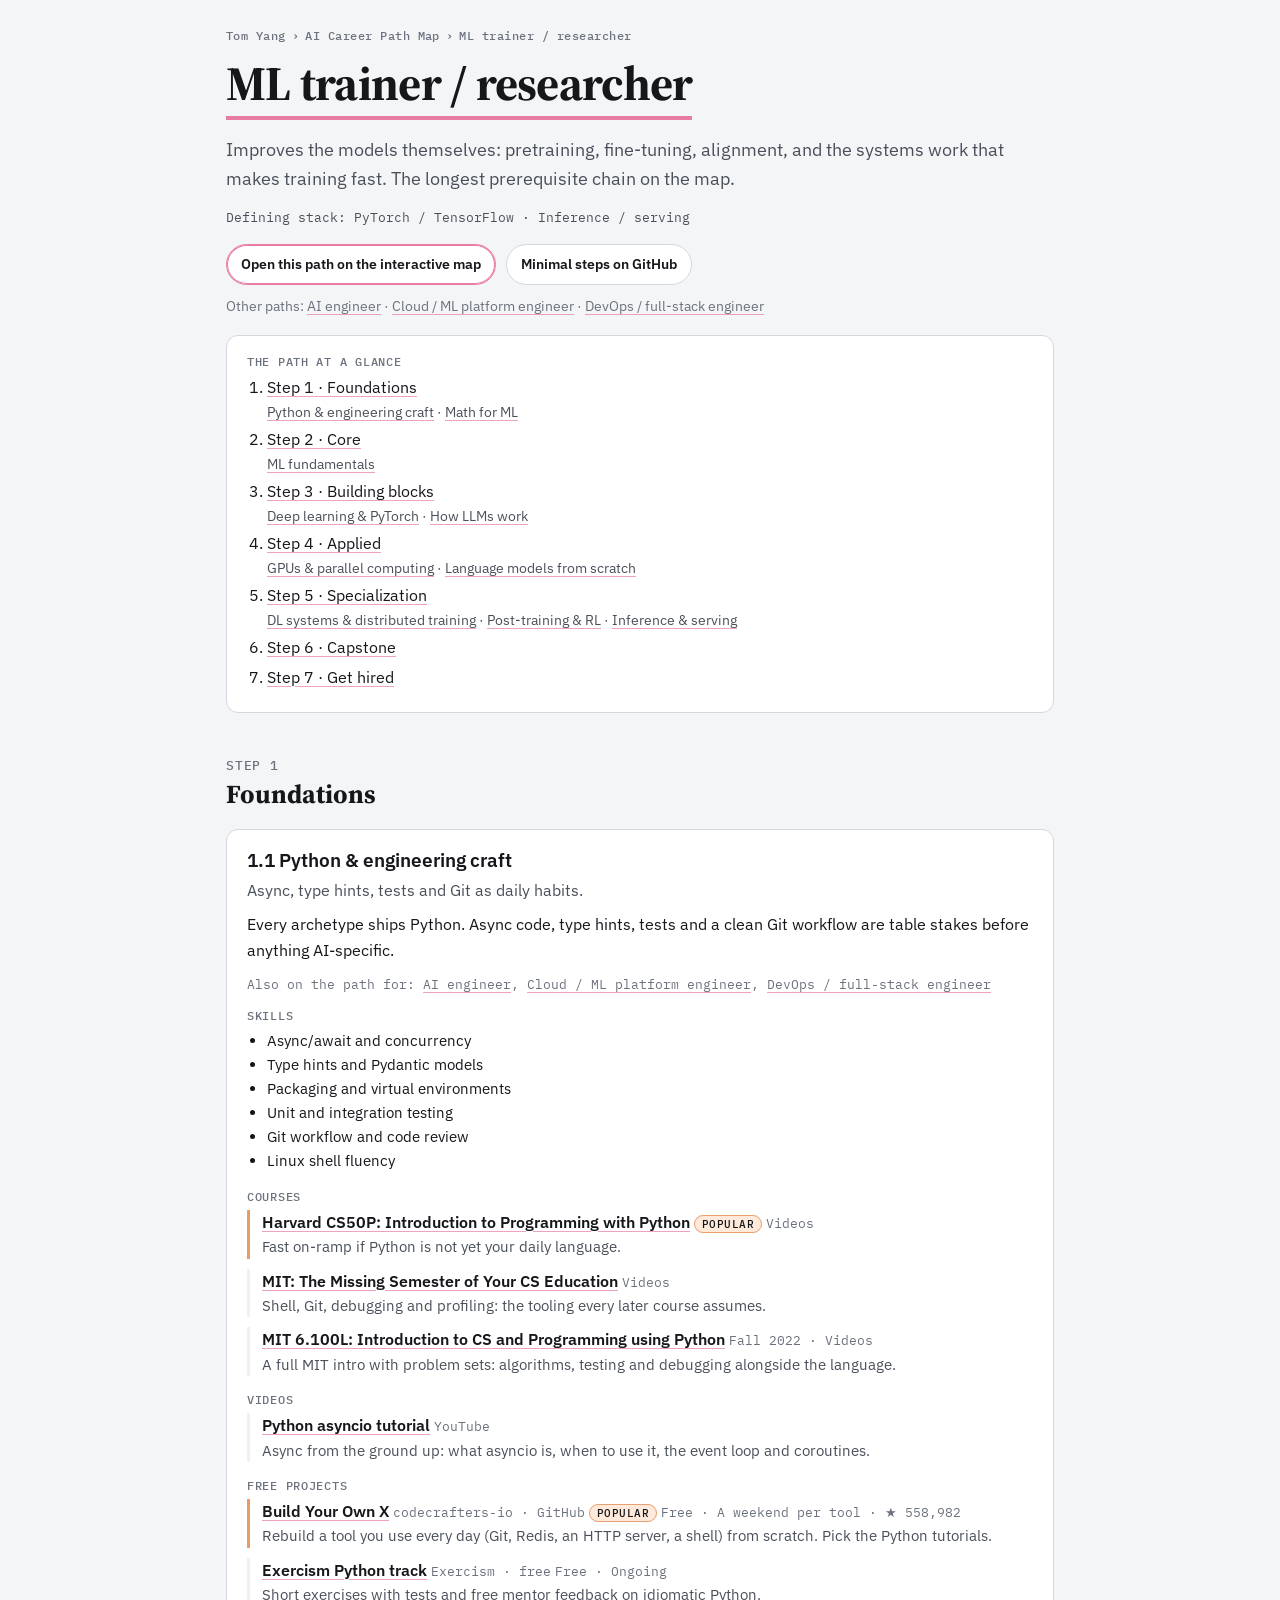
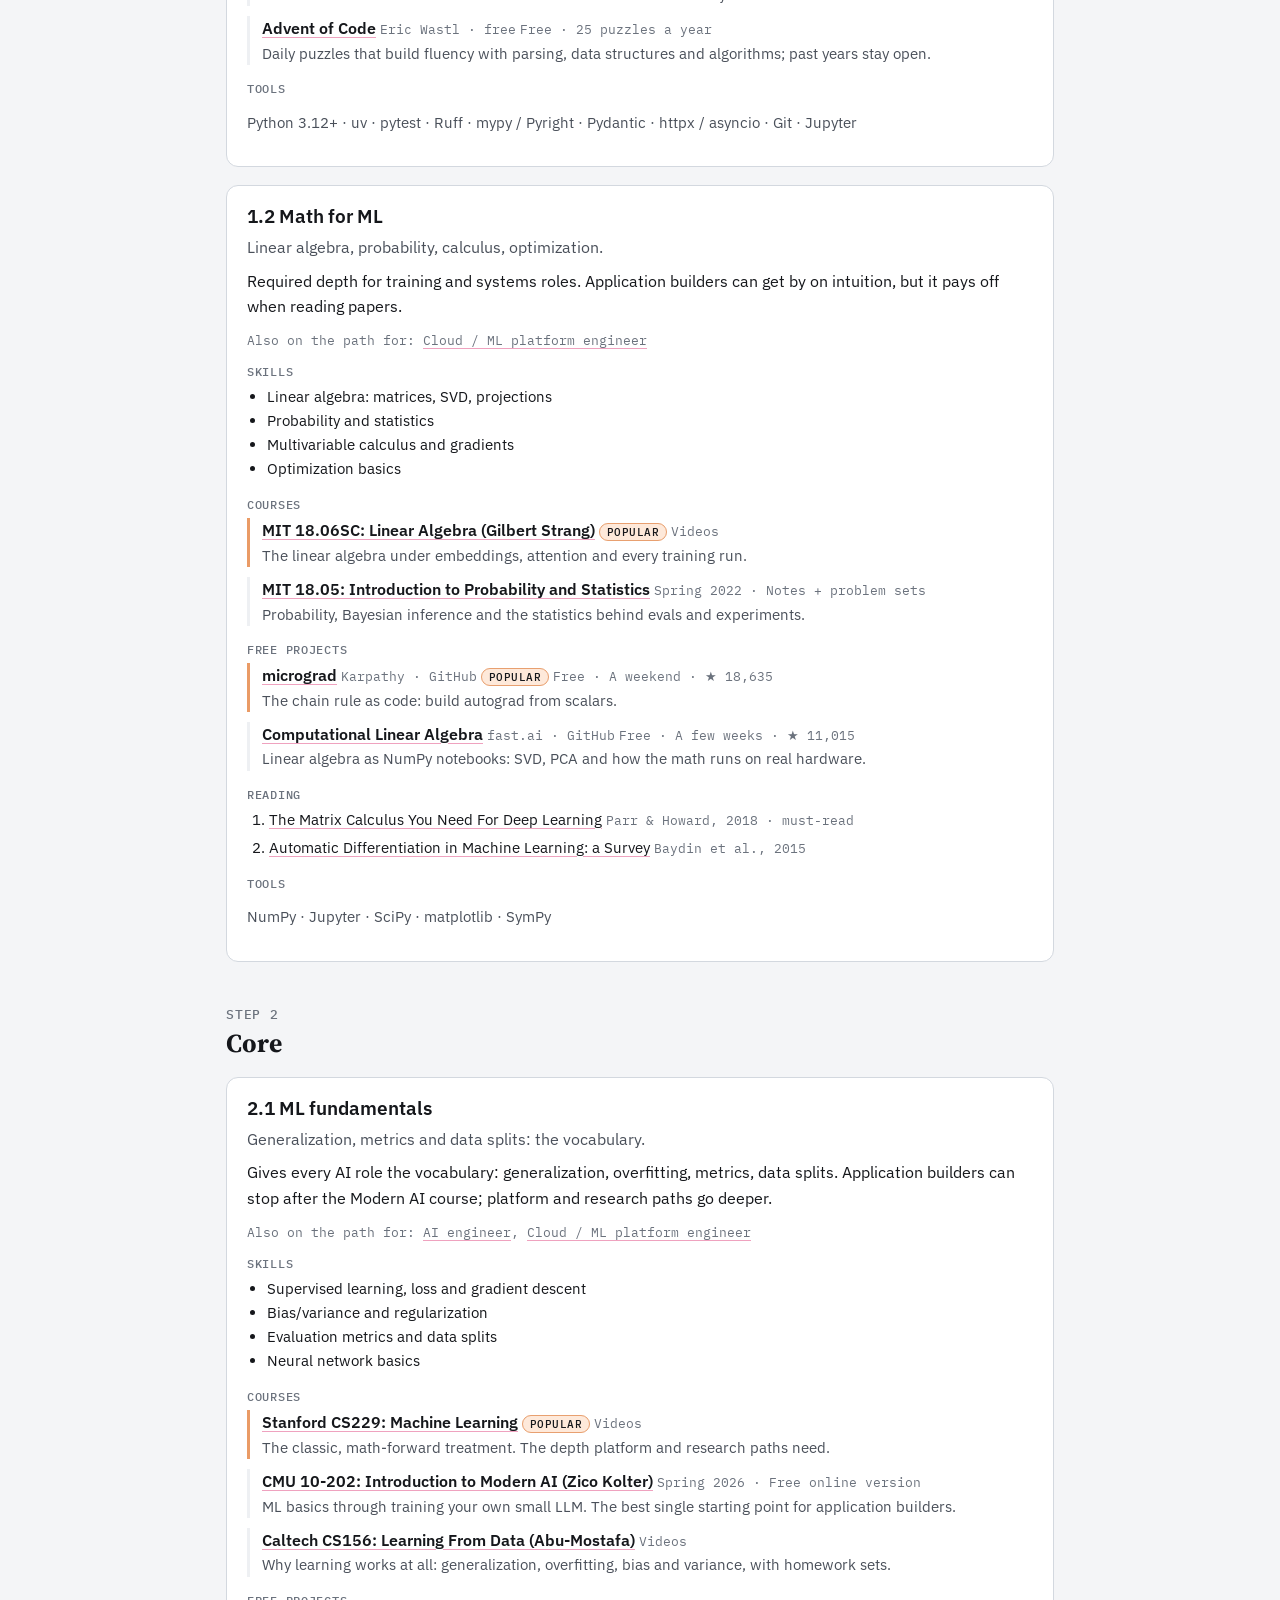
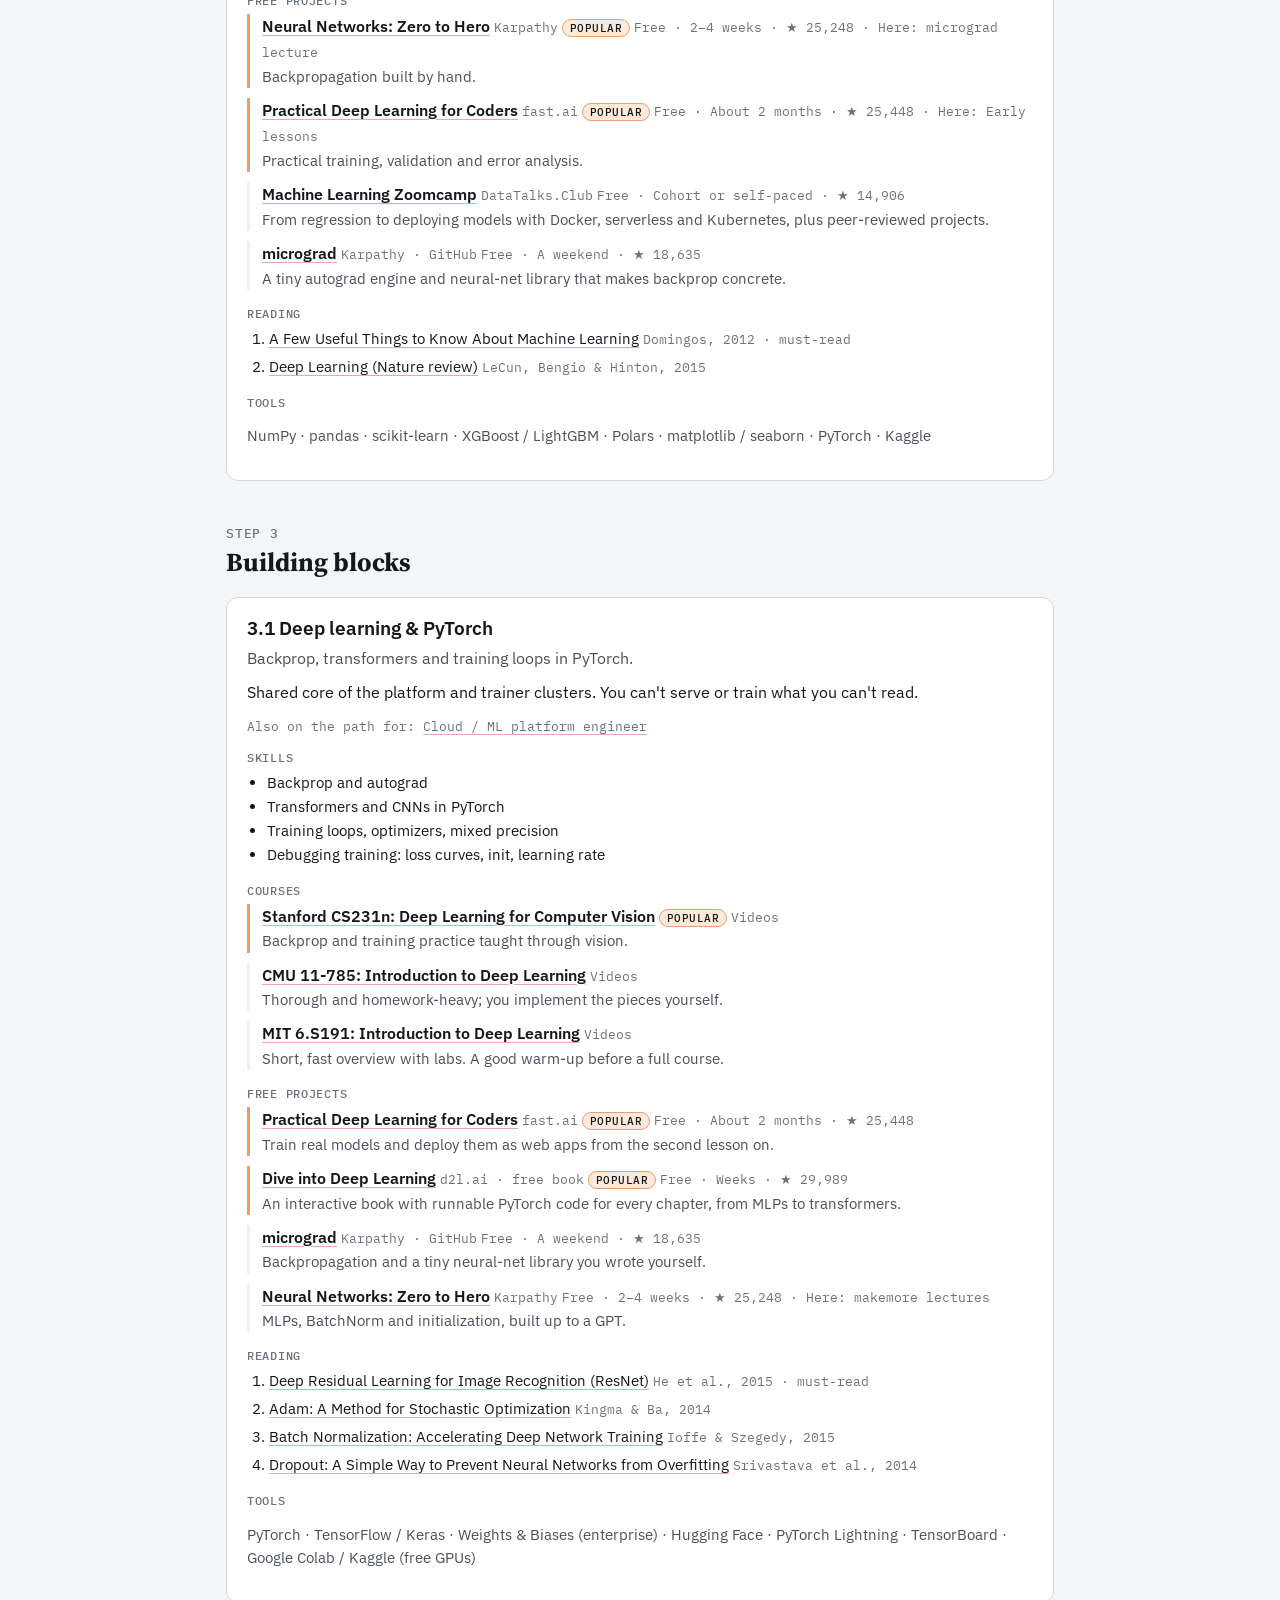
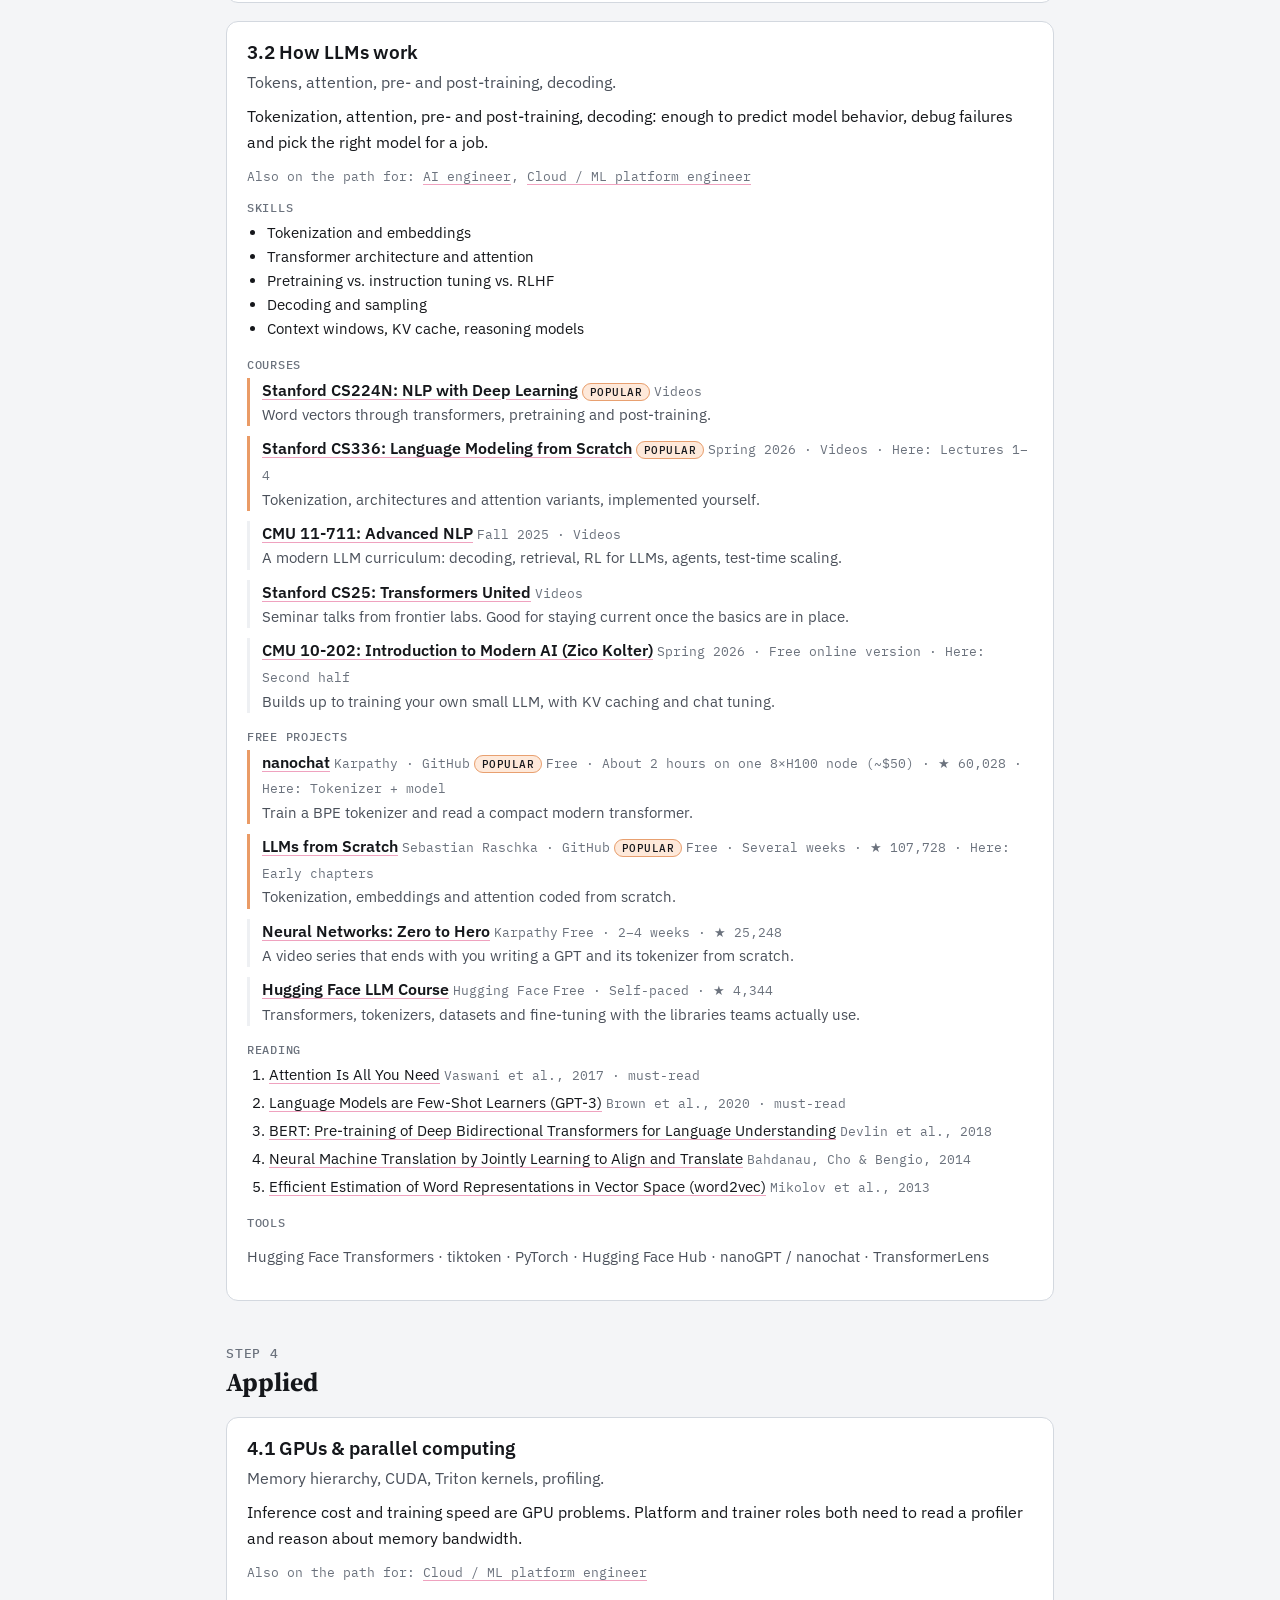
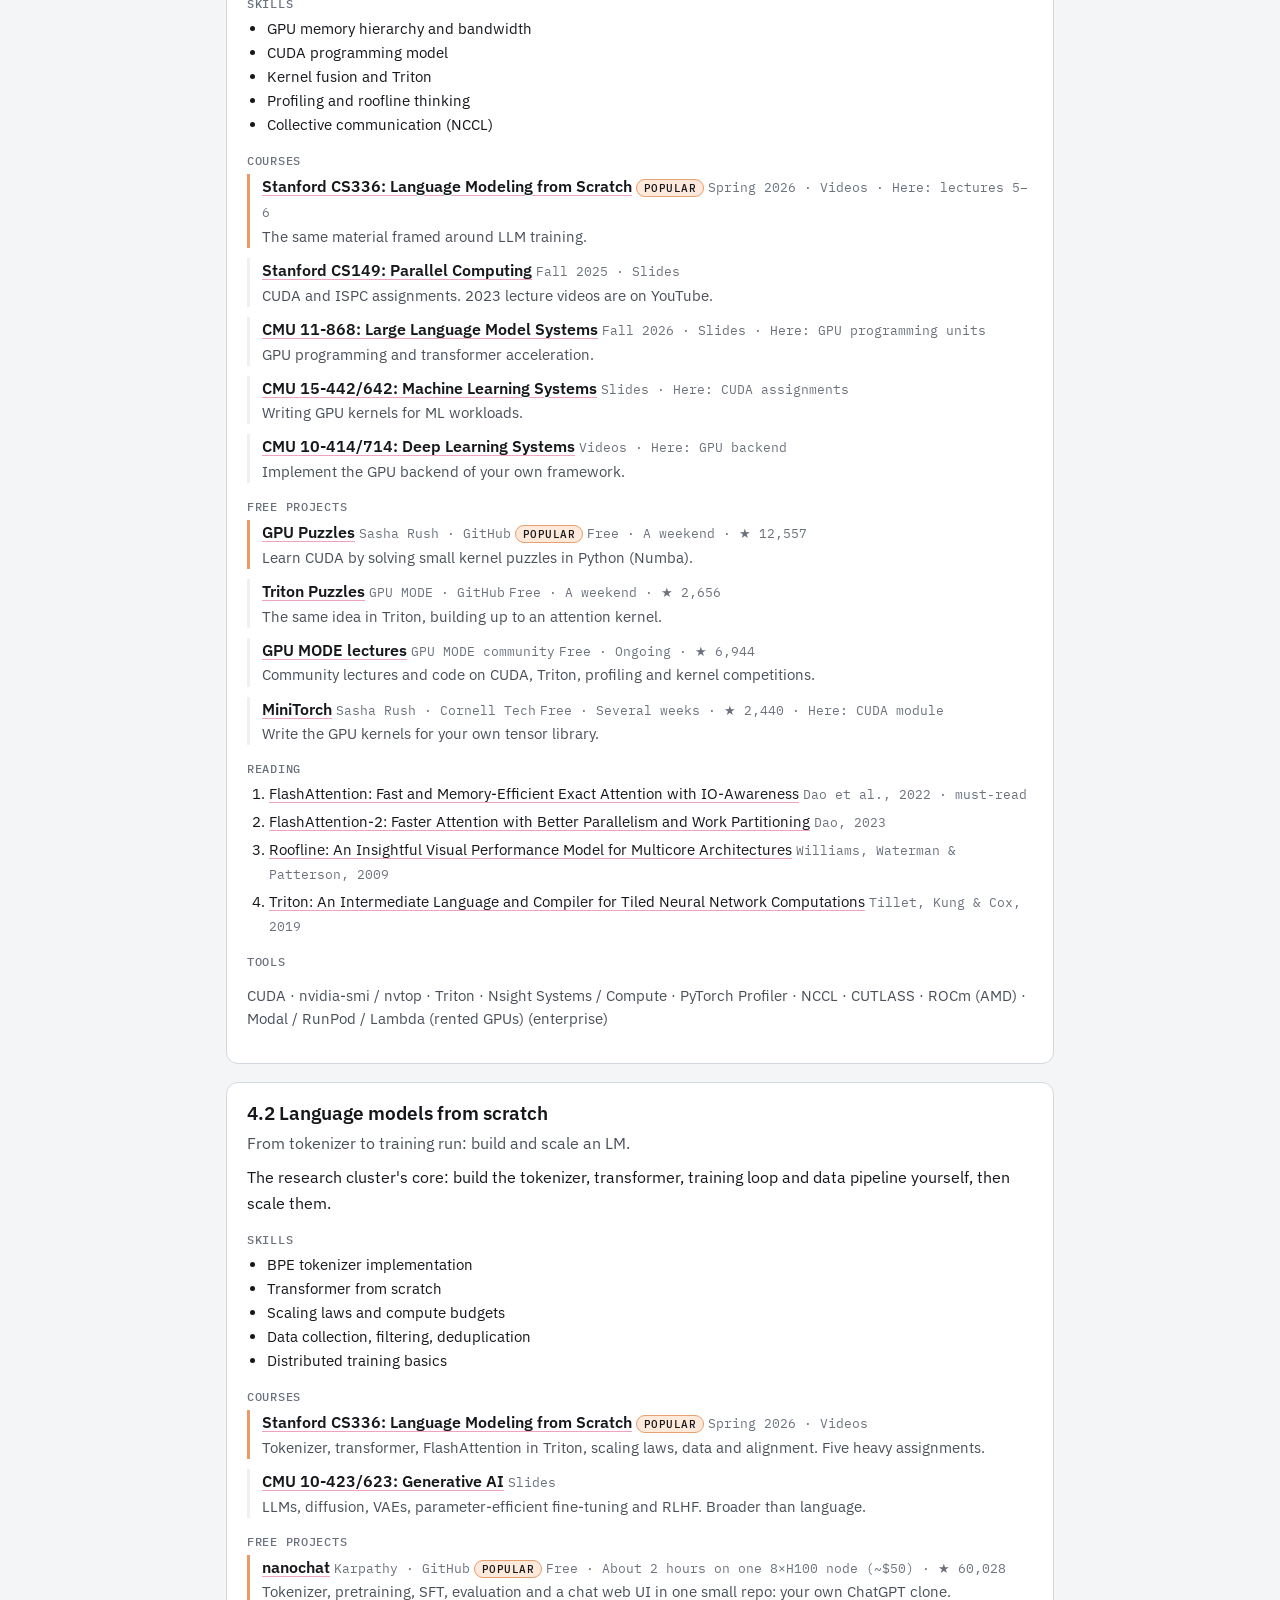
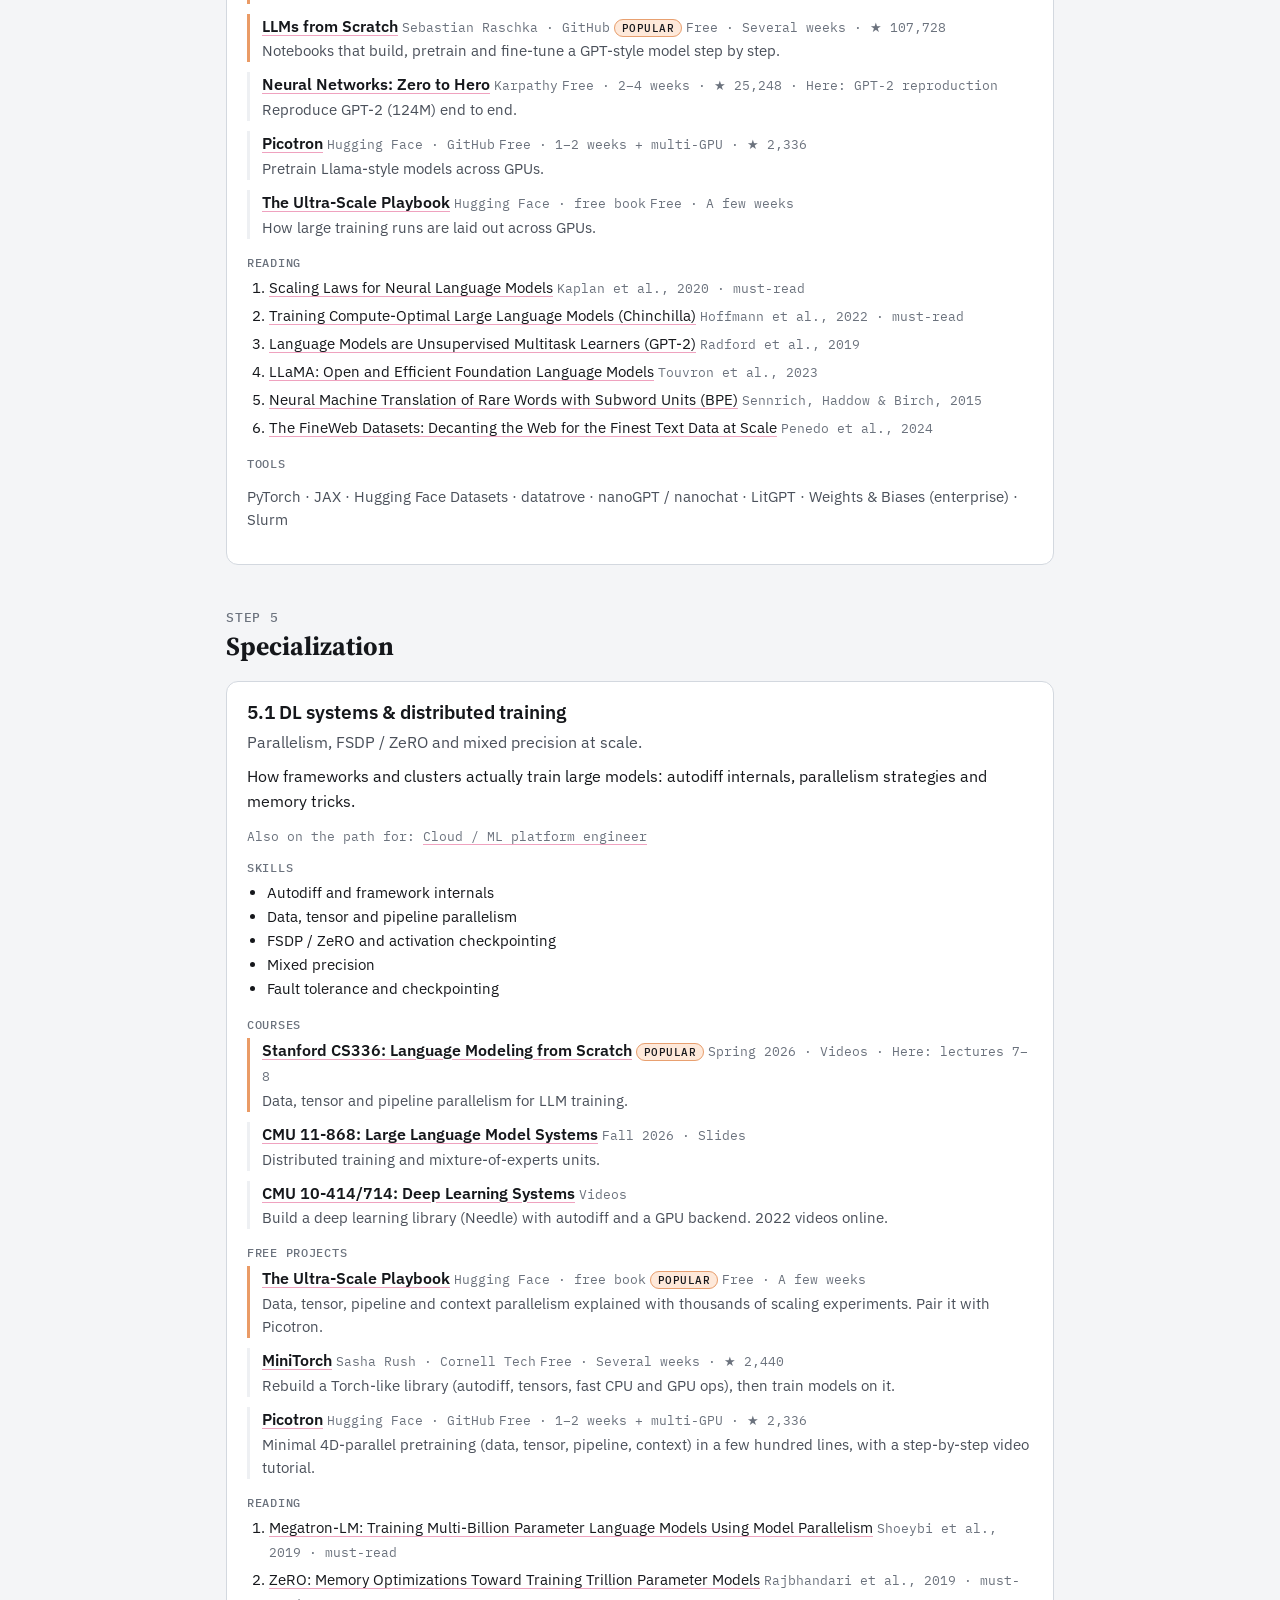
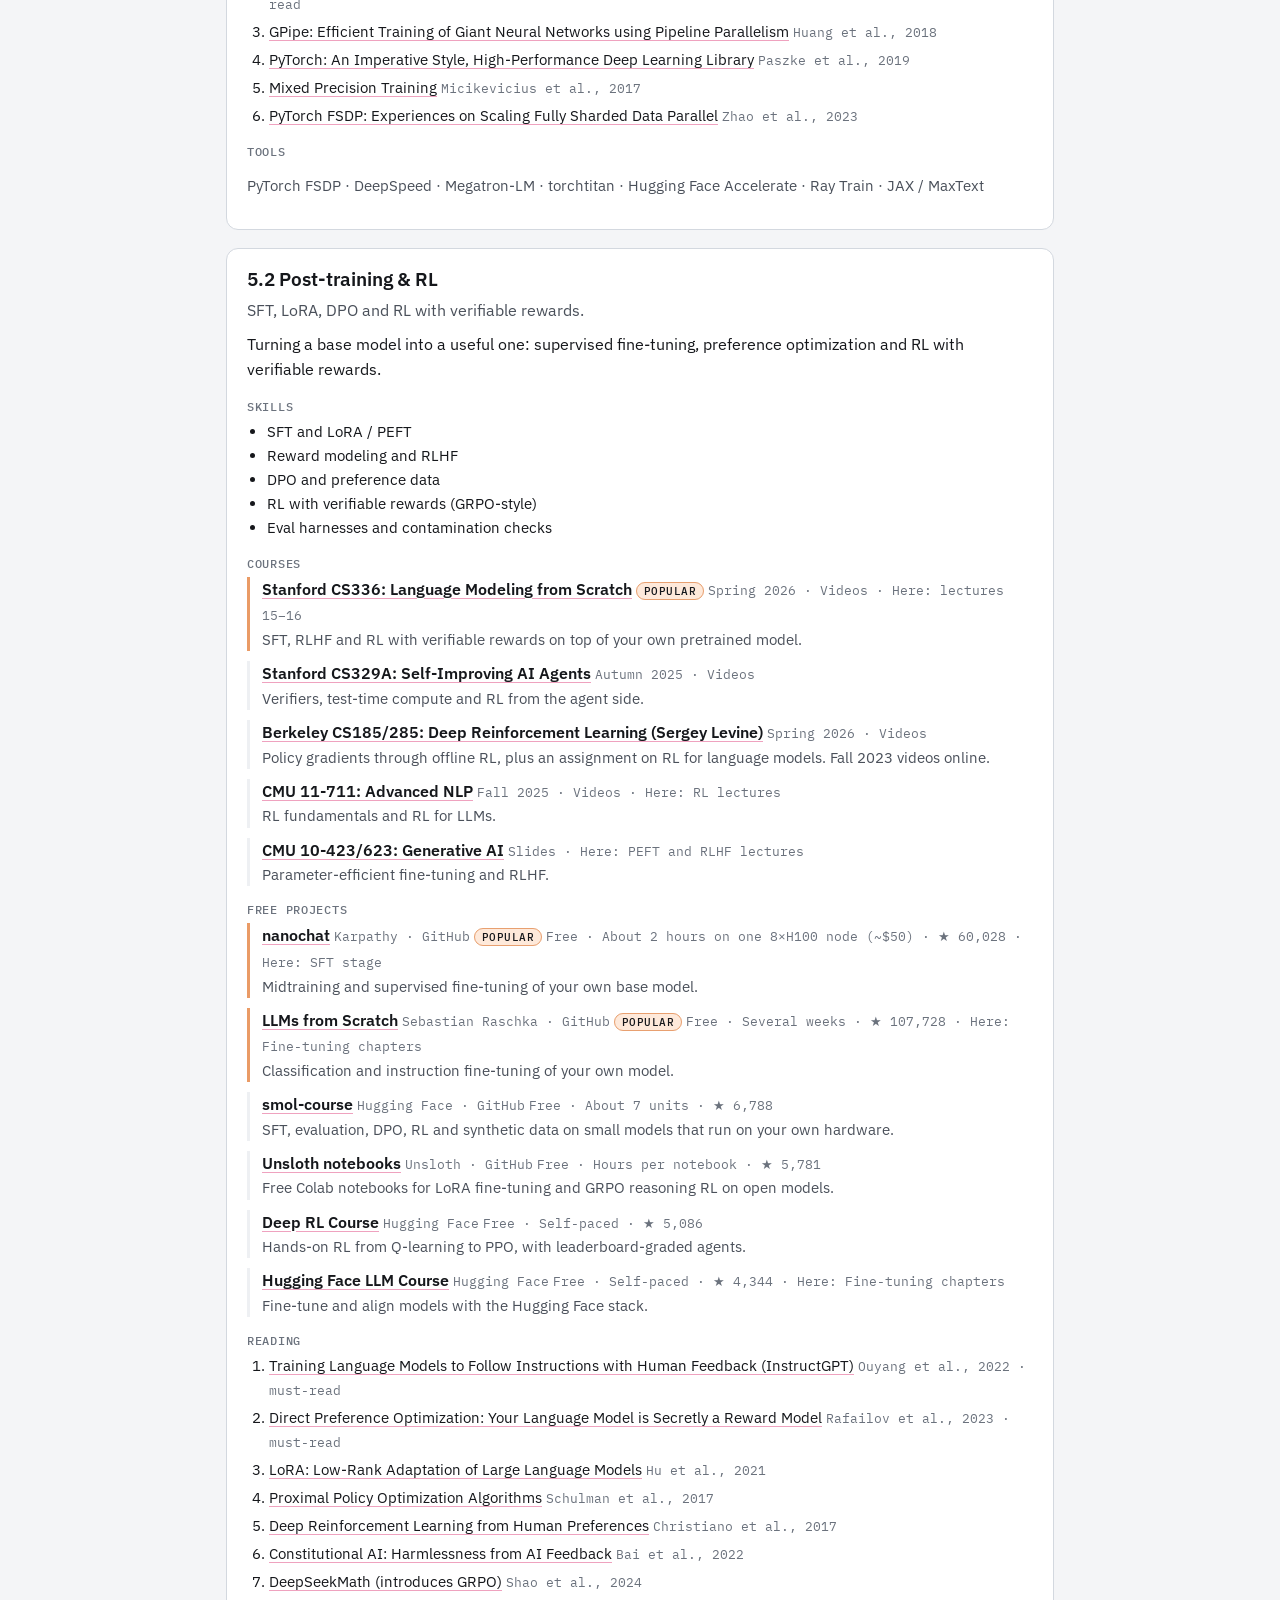
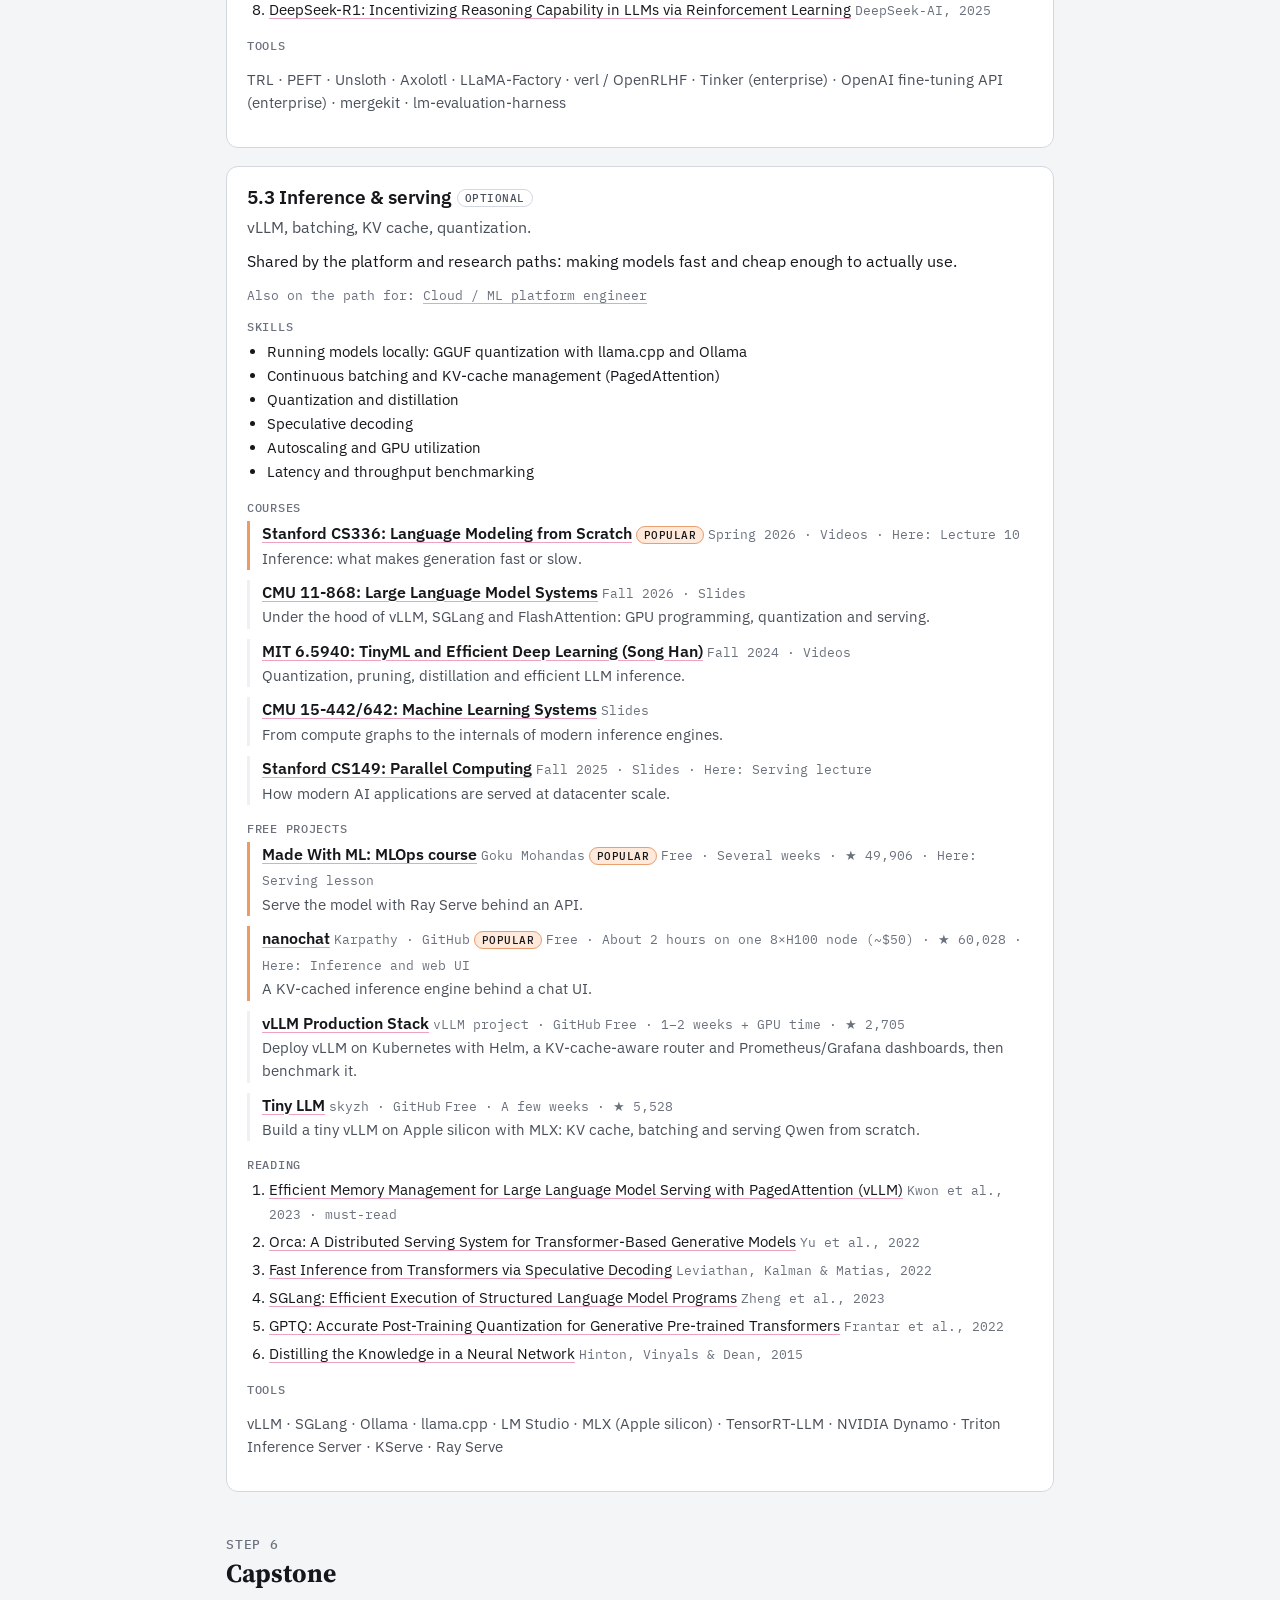
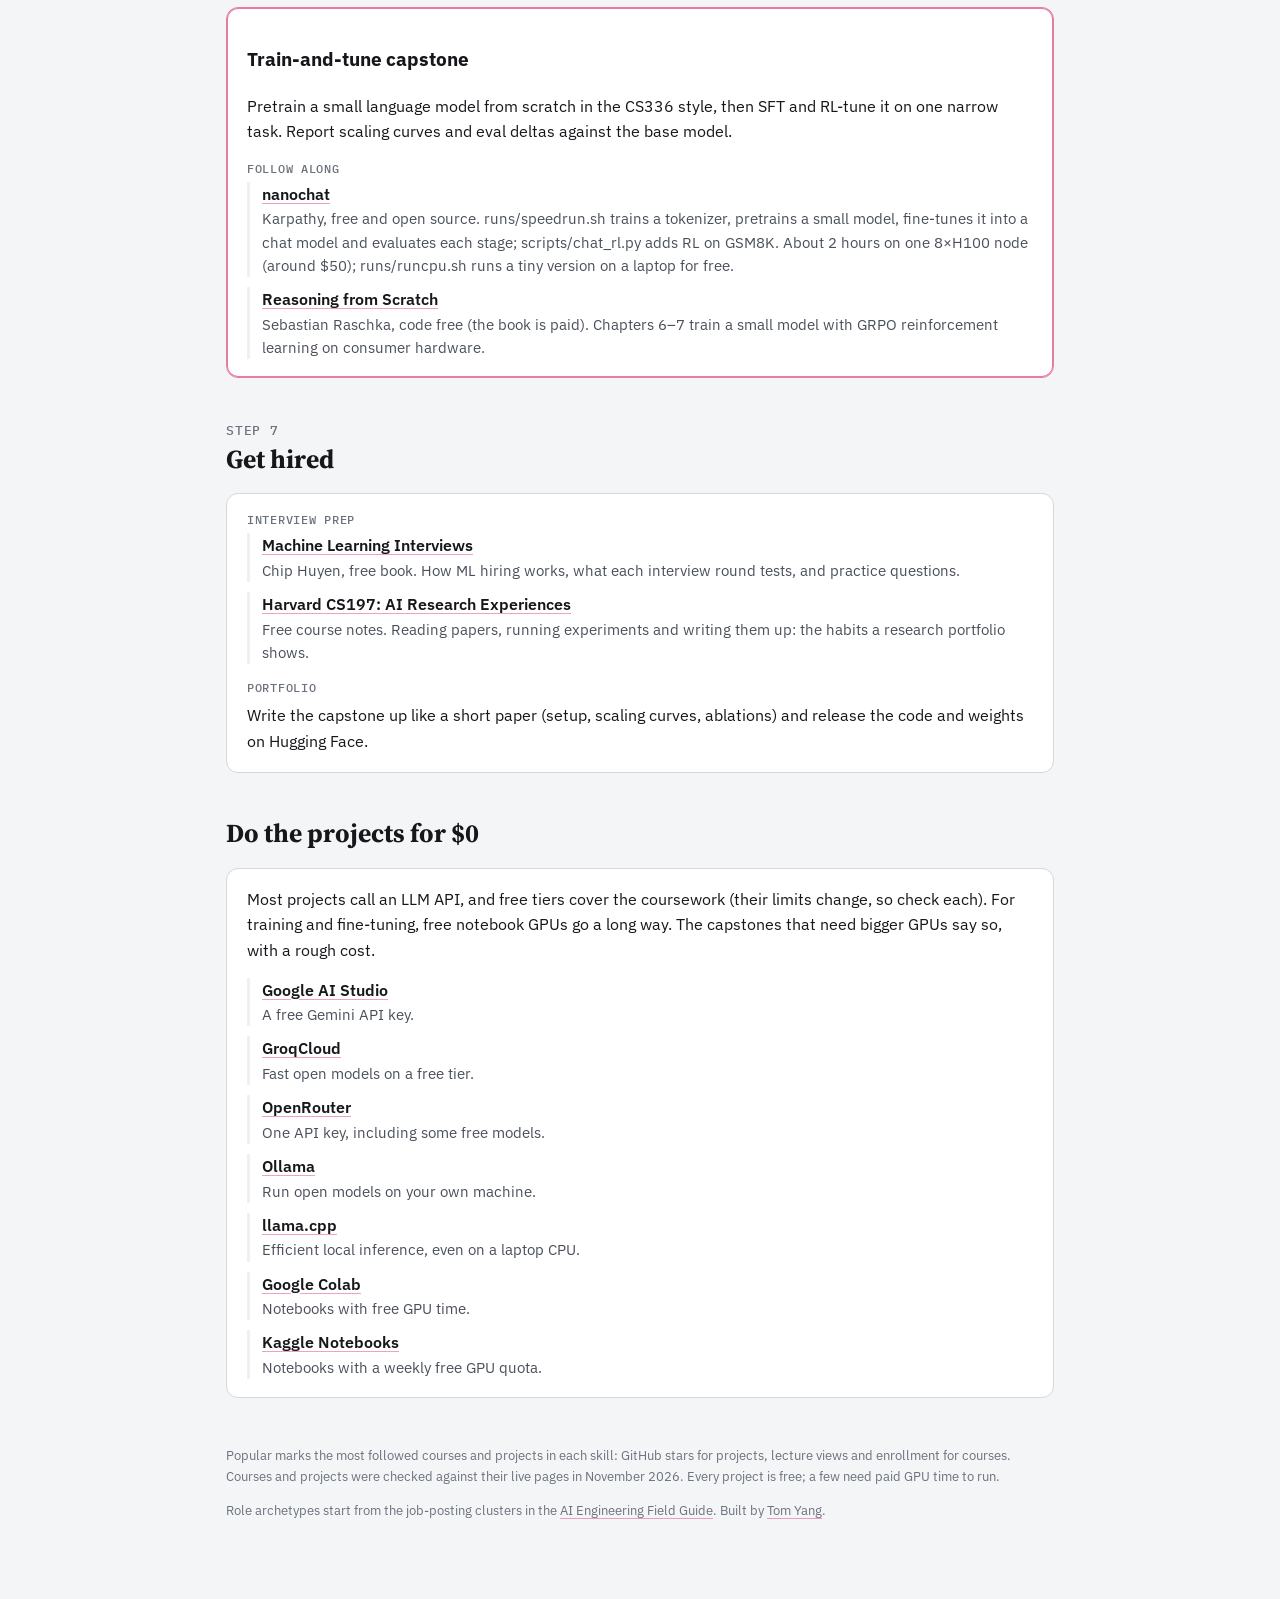
<file: ai-career-paths/ml-trainer-researcher/index.html>
<!DOCTYPE html>
<html lang="en">
<head>
<meta charset="utf-8">
<meta name="viewport" content="width=device-width, initial-scale=1">
<title>ML trainer / researcher path: skills, free courses and projects | AI Career Path Map</title>
<meta name="description" content="Step-by-step path to ML trainer / researcher: 10 skills from foundations to specialization, with 23 free courses, 24 free projects, 43 papers, a capstone and interview prep.">
<link rel="canonical" href="https://tomyang1993.github.io/ai-career-paths/ml-trainer-researcher/">
<meta property="og:type" content="article">
<meta property="og:site_name" content="Tom Yang">
<meta property="og:title" content="ML trainer / researcher path: skills, free courses and projects">
<meta property="og:description" content="Step-by-step path to ML trainer / researcher: 10 skills from foundations to specialization, with 23 free courses, 24 free projects, 43 papers, a capstone and interview prep.">
<meta property="og:url" content="https://tomyang1993.github.io/ai-career-paths/ml-trainer-researcher/">
<meta property="og:image" content="https://tomyang1993.github.io/ai-career-paths/og/ml-trainer-researcher.png">
<meta property="og:image:width" content="1200">
<meta property="og:image:height" content="630">
<meta property="og:image:alt" content="ML trainer / researcher path on the AI Career Path Map">
<meta name="twitter:card" content="summary_large_image">
<meta name="twitter:title" content="ML trainer / researcher path: skills, free courses and projects">
<meta name="twitter:description" content="Step-by-step path to ML trainer / researcher: 10 skills from foundations to specialization, with 23 free courses, 24 free projects, 43 papers, a capstone and interview prep.">
<meta name="twitter:image" content="https://tomyang1993.github.io/ai-career-paths/og/ml-trainer-researcher.png">
<link rel="icon" href="/favicon.svg" type="image/svg+xml">
<link rel="apple-touch-icon" href="/apple-touch-icon.png">
<link rel="preconnect" href="https://fonts.googleapis.com">
<link rel="preconnect" href="https://fonts.gstatic.com" crossorigin>
<link href="https://fonts.googleapis.com/css2?family=IBM+Plex+Mono:wght@400;500&family=IBM+Plex+Sans:wght@400;600&family=Source+Serif+4:opsz,wght@8..60,700&display=swap" rel="stylesheet">
<script type="application/ld+json">[{"@context":"https://schema.org","@type":"LearningResource","name":"ML trainer / researcher path: skills, free courses and projects","description":"Step-by-step path to ML trainer / researcher: 10 skills from foundations to specialization, with 23 free courses, 24 free projects, 43 papers, a capstone and interview prep.","url":"https://tomyang1993.github.io/ai-career-paths/ml-trainer-researcher/","inLanguage":"en","isAccessibleForFree":true,"learningResourceType":"Learning path","teaches":["Python & engineering craft","Math for ML","ML fundamentals","Deep learning & PyTorch","How LLMs work","GPUs & parallel computing","Language models from scratch","DL systems & distributed training","Post-training & RL","Inference & serving"],"author":{"@type":"Person","name":"Tom Yang","url":"https://tomyang1993.github.io/"},"isPartOf":{"@type":"WebPage","name":"AI Career Path Map","url":"https://tomyang1993.github.io/ai-career-paths/"}},{"@context":"https://schema.org","@type":"BreadcrumbList","itemListElement":[{"@type":"ListItem","position":1,"name":"Tom Yang","item":"https://tomyang1993.github.io/"},{"@type":"ListItem","position":2,"name":"AI Career Path Map","item":"https://tomyang1993.github.io/ai-career-paths/"},{"@type":"ListItem","position":3,"name":"ML trainer / researcher","item":"https://tomyang1993.github.io/ai-career-paths/ml-trainer-researcher/"}]}]</script>
<style>
:root{--bg:#f4f5f7;--surface:#fff;--surface-2:#eef0f3;--ink:#15171b;--ink-2:#4a505a;--ink-3:#6b727d;--line:#d3d8df;--focus:#2a78d6;
--r-ai:#2a78d6;--r-platform:#1baf7a;--r-devops:#eda100;--r-research:#e87ba4;--hot:#f97316;
--font-body:"IBM Plex Sans",system-ui,-apple-system,"Segoe UI",Roboto,sans-serif;--font-mono:"IBM Plex Mono",ui-monospace,SFMono-Regular,Menlo,Consolas,monospace;--font-serif:"Source Serif 4",Georgia,"Times New Roman",serif;color-scheme:light}
@media (prefers-color-scheme:dark){:root{--bg:#15171c;--surface:#1b1f26;--surface-2:#252a33;--ink:#e9ebef;--ink-2:#b6bcc6;--ink-3:#8a919c;--line:#333a45;--focus:#3987e5;
--r-ai:#3987e5;--r-platform:#199e70;--r-devops:#c98500;--r-research:#d55181;color-scheme:dark}}
*{box-sizing:border-box}
body{margin:0;background:var(--bg);color:var(--ink);font:16px/1.6 var(--font-body)}
a{color:inherit;text-decoration-color:color-mix(in srgb,var(--role) 70%,transparent);text-underline-offset:3px}
a:hover{text-decoration-thickness:2px}
a:focus-visible{outline:2px solid var(--focus);outline-offset:2px;border-radius:3px}
.wrap{max-width:860px;margin:0 auto;padding:28px 16px 64px}
.crumbs{font:500 12px var(--font-mono);letter-spacing:.04em;color:var(--ink-3);display:flex;flex-wrap:wrap;gap:6px}
.crumbs a{text-decoration:none}.crumbs a:hover{text-decoration:underline}
h1{font:700 clamp(34px,6vw,48px)/1.1 var(--font-serif);letter-spacing:-.015em;margin:14px 0 10px;padding-bottom:6px;border-bottom:4px solid var(--role);display:inline-block}
.story{font-size:18px;color:var(--ink-2);margin:6px 0 16px}
.stack{font:400 13px var(--font-mono);color:var(--ink-2)}
.cta{display:flex;flex-wrap:wrap;gap:10px;margin:18px 0 8px}
.cta a{padding:8px 14px;border-radius:999px;border:1px solid var(--line);background:var(--surface);text-decoration:none;font-weight:600;font-size:14px}
.cta a.primary{border-color:var(--role);box-shadow:inset 0 0 0 1px var(--role)}
.others{font-size:14px;color:var(--ink-3);margin:10px 0 0}
.card{background:var(--surface);border:1px solid var(--line);border-radius:12px;padding:18px 20px;margin:18px 0}
.toc ol{margin:6px 0 0;padding-left:20px}.toc li{margin:4px 0}
.toc .sk{color:var(--ink-2);font-size:14px}
h2{font:700 26px/1.25 var(--font-serif);margin:44px 0 6px}
h2 .n{font:500 13px var(--font-mono);letter-spacing:.06em;color:var(--ink-3);display:block;text-transform:uppercase;margin-bottom:4px}
.skill{scroll-margin-top:16px}
.skill h3{font:600 19px/1.3 var(--font-body);margin:0}
.tags{display:inline-flex;gap:6px;margin-left:6px;vertical-align:2px}
.tag{font:500 11px var(--font-mono);letter-spacing:.04em;padding:1px 7px;border-radius:999px;border:1px solid var(--line);color:var(--ink-2);text-transform:uppercase}
.tag.hot{border-color:color-mix(in srgb,var(--hot) 55%,var(--line));background:color-mix(in srgb,var(--hot) 16%,var(--surface));color:var(--ink)}
.desc{color:var(--ink-2);margin:6px 0 0}
.why{margin:8px 0 0}
h4{font:500 12px var(--font-mono);letter-spacing:.06em;text-transform:uppercase;color:var(--ink-3);margin:16px 0 6px}
ul.res{list-style:none;margin:0;padding:0;display:grid;gap:10px}
.card p + ul.res{margin-top:14px}
ul.res li{padding-left:12px;border-left:3px solid var(--surface-2)}
ul.res li.hotpick{border-left-color:color-mix(in srgb,var(--hot) 60%,var(--line))}
.rt{font-weight:600}.rm{font:400 12.5px var(--font-mono);color:var(--ink-3)}
.rn{display:block;font-size:14.5px;color:var(--ink-2)}
ul.skills{margin:0;padding-left:20px;font-size:15px}
ol.papers{margin:0;padding-left:22px;font-size:15px}ol.papers li{margin:4px 0}
.tools{font-size:14.5px;color:var(--ink-2)}
.cap{border-color:var(--role);box-shadow:inset 0 0 0 1px var(--role)}
footer{margin-top:48px;font-size:13px;color:var(--ink-3)}
</style>
</head>
<body style="--role:var(--r-research)">
<div class="wrap">
<nav class="crumbs" aria-label="Breadcrumb"><a href="/">Tom Yang</a><span aria-hidden="true">›</span><a href="../">AI Career Path Map</a><span aria-hidden="true">›</span><span aria-current="page">ML trainer / researcher</span></nav>
<header>
<h1>ML trainer / researcher</h1>
<p class="story">Improves the models themselves: pretraining, fine-tuning, alignment, and the systems work that makes training fast. The longest prerequisite chain on the map.</p>
<p class="stack">Defining stack: PyTorch / TensorFlow · Inference / serving</p>
<div class="cta"><a class="primary" href="../#research">Open this path on the interactive map</a><a href="https://github.com/TomYang1993/AI-career-path-minimal-steps#ml-trainer--researcher" rel="noopener">Minimal steps on GitHub</a></div>
<p class="others">Other paths: <a href="../ai-engineer/">AI engineer</a> · <a href="../cloud-ml-platform-engineer/">Cloud / ML platform engineer</a> · <a href="../devops-full-stack-engineer/">DevOps / full-stack engineer</a></p>
</header>
<nav class="card toc" aria-labelledby="toc-h"><h4 id="toc-h" style="margin-top:0">The path at a glance</h4><ol>
<li><a href="#step-1">Step 1 · Foundations</a><div class="sk"><a href="#skill-python">Python &amp; engineering craft</a> · <a href="#skill-math">Math for ML</a></div></li>
<li><a href="#step-2">Step 2 · Core</a><div class="sk"><a href="#skill-ml">ML fundamentals</a></div></li>
<li><a href="#step-3">Step 3 · Building blocks</a><div class="sk"><a href="#skill-dl">Deep learning &amp; PyTorch</a> · <a href="#skill-llm">How LLMs work</a></div></li>
<li><a href="#step-4">Step 4 · Applied</a><div class="sk"><a href="#skill-gpu">GPUs &amp; parallel computing</a> · <a href="#skill-pretrain">Language models from scratch</a></div></li>
<li><a href="#step-5">Step 5 · Specialization</a><div class="sk"><a href="#skill-dlsys">DL systems &amp; distributed training</a> · <a href="#skill-posttrain">Post-training &amp; RL</a> · <a href="#skill-serving">Inference &amp; serving</a></div></li>
<li><a href="#capstone">Step 6 · Capstone</a></li>
<li><a href="#hired">Step 7 · Get hired</a></li>
</ol></nav>

<section aria-labelledby="step-1">
<h2 id="step-1"><span class="n">Step 1</span>Foundations</h2>

<article class="card skill" id="skill-python">
<h3>1.1 Python &amp; engineering craft</h3>
<p class="desc">Async, type hints, tests and Git as daily habits.</p>
<p class="why">Every archetype ships Python. Async code, type hints, tests and a clean Git workflow are table stakes before anything AI-specific.</p>
<p class="rm">Also on the path for: <a href="../ai-engineer/#skill-python">AI engineer</a>, <a href="../cloud-ml-platform-engineer/#skill-python">Cloud / ML platform engineer</a>, <a href="../devops-full-stack-engineer/#skill-python">DevOps / full-stack engineer</a></p>
<h4>Skills</h4><ul class="skills"><li>Async/await and concurrency</li><li>Type hints and Pydantic models</li><li>Packaging and virtual environments</li><li>Unit and integration testing</li><li>Git workflow and code review</li><li>Linux shell fluency</li></ul>
<h4>Courses</h4><ul class="res"><li class="hotpick"><a class="rt" href="https://cs50.harvard.edu/python/" rel="noopener">Harvard CS50P: Introduction to Programming with Python</a> <span class="tag hot">Popular</span>
<span class="rm">Videos</span><span class="rn">Fast on-ramp if Python is not yet your daily language.</span></li>
<li><a class="rt" href="https://missing.csail.mit.edu/" rel="noopener">MIT: The Missing Semester of Your CS Education</a>
<span class="rm">Videos</span><span class="rn">Shell, Git, debugging and profiling: the tooling every later course assumes.</span></li>
<li><a class="rt" href="https://ocw.mit.edu/courses/6-100l-introduction-to-cs-and-programming-using-python-fall-2022/" rel="noopener">MIT 6.100L: Introduction to CS and Programming using Python</a>
<span class="rm">Fall 2022 · Videos</span><span class="rn">A full MIT intro with problem sets: algorithms, testing and debugging alongside the language.</span></li></ul>
<h4>Videos</h4><ul class="res"><li><a class="rt" href="https://www.youtube.com/watch?v=Qb9s3UiMSTA" rel="noopener">Python asyncio tutorial</a> <span class="rm">YouTube</span><span class="rn">Async from the ground up: what asyncio is, when to use it, the event loop and coroutines.</span></li></ul>
<h4>Free projects</h4><ul class="res"><li class="hotpick"><a class="rt" href="https://github.com/codecrafters-io/build-your-own-x" rel="noopener">Build Your Own X</a> <span class="rm">codecrafters-io · GitHub</span> <span class="tag hot">Popular</span>
<span class="rm">Free · A weekend per tool · ★ 558,982</span><span class="rn">Rebuild a tool you use every day (Git, Redis, an HTTP server, a shell) from scratch. Pick the Python tutorials.</span></li>
<li><a class="rt" href="https://exercism.org/tracks/python" rel="noopener">Exercism Python track</a> <span class="rm">Exercism · free</span>
<span class="rm">Free · Ongoing</span><span class="rn">Short exercises with tests and free mentor feedback on idiomatic Python.</span></li>
<li><a class="rt" href="https://adventofcode.com/" rel="noopener">Advent of Code</a> <span class="rm">Eric Wastl · free</span>
<span class="rm">Free · 25 puzzles a year</span><span class="rn">Daily puzzles that build fluency with parsing, data structures and algorithms; past years stay open.</span></li></ul>

<h4>Tools</h4><p class="tools">Python 3.12+ · uv · pytest · Ruff · mypy / Pyright · Pydantic · httpx / asyncio · Git · Jupyter</p>
</article>
<article class="card skill" id="skill-math">
<h3>1.2 Math for ML</h3>
<p class="desc">Linear algebra, probability, calculus, optimization.</p>
<p class="why">Required depth for training and systems roles. Application builders can get by on intuition, but it pays off when reading papers.</p>
<p class="rm">Also on the path for: <a href="../cloud-ml-platform-engineer/#skill-math">Cloud / ML platform engineer</a></p>
<h4>Skills</h4><ul class="skills"><li>Linear algebra: matrices, SVD, projections</li><li>Probability and statistics</li><li>Multivariable calculus and gradients</li><li>Optimization basics</li></ul>
<h4>Courses</h4><ul class="res"><li class="hotpick"><a class="rt" href="https://ocw.mit.edu/courses/18-06sc-linear-algebra-fall-2011/" rel="noopener">MIT 18.06SC: Linear Algebra (Gilbert Strang)</a> <span class="tag hot">Popular</span>
<span class="rm">Videos</span><span class="rn">The linear algebra under embeddings, attention and every training run.</span></li>
<li><a class="rt" href="https://ocw.mit.edu/courses/18-05-introduction-to-probability-and-statistics-spring-2022/" rel="noopener">MIT 18.05: Introduction to Probability and Statistics</a>
<span class="rm">Spring 2022 · Notes + problem sets</span><span class="rn">Probability, Bayesian inference and the statistics behind evals and experiments.</span></li></ul>

<h4>Free projects</h4><ul class="res"><li class="hotpick"><a class="rt" href="https://github.com/karpathy/micrograd" rel="noopener">micrograd</a> <span class="rm">Karpathy · GitHub</span> <span class="tag hot">Popular</span>
<span class="rm">Free · A weekend · ★ 18,635</span><span class="rn">The chain rule as code: build autograd from scalars.</span></li>
<li><a class="rt" href="https://github.com/fastai/numerical-linear-algebra" rel="noopener">Computational Linear Algebra</a> <span class="rm">fast.ai · GitHub</span>
<span class="rm">Free · A few weeks · ★ 11,015</span><span class="rn">Linear algebra as NumPy notebooks: SVD, PCA and how the math runs on real hardware.</span></li></ul>
<h4>Reading</h4><ol class="papers"><li><a href="https://arxiv.org/abs/1802.01528" rel="noopener">The Matrix Calculus You Need For Deep Learning</a> <span class="rm">Parr &amp; Howard, 2018 · must-read</span></li><li><a href="https://arxiv.org/abs/1502.05767" rel="noopener">Automatic Differentiation in Machine Learning: a Survey</a> <span class="rm">Baydin et al., 2015</span></li></ol>
<h4>Tools</h4><p class="tools">NumPy · Jupyter · SciPy · matplotlib · SymPy</p>
</article>
</section>
<section aria-labelledby="step-2">
<h2 id="step-2"><span class="n">Step 2</span>Core</h2>

<article class="card skill" id="skill-ml">
<h3>2.1 ML fundamentals</h3>
<p class="desc">Generalization, metrics and data splits: the vocabulary.</p>
<p class="why">Gives every AI role the vocabulary: generalization, overfitting, metrics, data splits. Application builders can stop after the Modern AI course; platform and research paths go deeper.</p>
<p class="rm">Also on the path for: <a href="../ai-engineer/#skill-ml">AI engineer</a>, <a href="../cloud-ml-platform-engineer/#skill-ml">Cloud / ML platform engineer</a></p>
<h4>Skills</h4><ul class="skills"><li>Supervised learning, loss and gradient descent</li><li>Bias/variance and regularization</li><li>Evaluation metrics and data splits</li><li>Neural network basics</li></ul>
<h4>Courses</h4><ul class="res"><li class="hotpick"><a class="rt" href="https://cs229.stanford.edu/" rel="noopener">Stanford CS229: Machine Learning</a> <span class="tag hot">Popular</span>
<span class="rm">Videos</span><span class="rn">The classic, math-forward treatment. The depth platform and research paths need.</span></li>
<li><a class="rt" href="https://modernaicourse.org/" rel="noopener">CMU 10-202: Introduction to Modern AI (Zico Kolter)</a>
<span class="rm">Spring 2026 · Free online version</span><span class="rn">ML basics through training your own small LLM. The best single starting point for application builders.</span></li>
<li><a class="rt" href="https://work.caltech.edu/telecourse" rel="noopener">Caltech CS156: Learning From Data (Abu-Mostafa)</a>
<span class="rm">Videos</span><span class="rn">Why learning works at all: generalization, overfitting, bias and variance, with homework sets.</span></li></ul>

<h4>Free projects</h4><ul class="res"><li class="hotpick"><a class="rt" href="https://karpathy.ai/zero-to-hero.html" rel="noopener">Neural Networks: Zero to Hero</a> <span class="rm">Karpathy</span> <span class="tag hot">Popular</span>
<span class="rm">Free · 2–4 weeks · ★ 25,248 · Here: micrograd lecture</span><span class="rn">Backpropagation built by hand.</span></li>
<li class="hotpick"><a class="rt" href="https://course.fast.ai/" rel="noopener">Practical Deep Learning for Coders</a> <span class="rm">fast.ai</span> <span class="tag hot">Popular</span>
<span class="rm">Free · About 2 months · ★ 25,448 · Here: Early lessons</span><span class="rn">Practical training, validation and error analysis.</span></li>
<li><a class="rt" href="https://github.com/DataTalksClub/machine-learning-zoomcamp" rel="noopener">Machine Learning Zoomcamp</a> <span class="rm">DataTalks.Club</span>
<span class="rm">Free · Cohort or self-paced · ★ 14,906</span><span class="rn">From regression to deploying models with Docker, serverless and Kubernetes, plus peer-reviewed projects.</span></li>
<li><a class="rt" href="https://github.com/karpathy/micrograd" rel="noopener">micrograd</a> <span class="rm">Karpathy · GitHub</span>
<span class="rm">Free · A weekend · ★ 18,635</span><span class="rn">A tiny autograd engine and neural-net library that makes backprop concrete.</span></li></ul>
<h4>Reading</h4><ol class="papers"><li><a href="https://homes.cs.washington.edu/~pedrod/papers/cacm12.pdf" rel="noopener">A Few Useful Things to Know About Machine Learning</a> <span class="rm">Domingos, 2012 · must-read</span></li><li><a href="https://www.nature.com/articles/nature14539" rel="noopener">Deep Learning (Nature review)</a> <span class="rm">LeCun, Bengio &amp; Hinton, 2015</span></li></ol>
<h4>Tools</h4><p class="tools">NumPy · pandas · scikit-learn · XGBoost / LightGBM · Polars · matplotlib / seaborn · PyTorch · Kaggle</p>
</article>
</section>
<section aria-labelledby="step-3">
<h2 id="step-3"><span class="n">Step 3</span>Building blocks</h2>

<article class="card skill" id="skill-dl">
<h3>3.1 Deep learning &amp; PyTorch</h3>
<p class="desc">Backprop, transformers and training loops in PyTorch.</p>
<p class="why">Shared core of the platform and trainer clusters. You can't serve or train what you can't read.</p>
<p class="rm">Also on the path for: <a href="../cloud-ml-platform-engineer/#skill-dl">Cloud / ML platform engineer</a></p>
<h4>Skills</h4><ul class="skills"><li>Backprop and autograd</li><li>Transformers and CNNs in PyTorch</li><li>Training loops, optimizers, mixed precision</li><li>Debugging training: loss curves, init, learning rate</li></ul>
<h4>Courses</h4><ul class="res"><li class="hotpick"><a class="rt" href="https://cs231n.stanford.edu/" rel="noopener">Stanford CS231n: Deep Learning for Computer Vision</a> <span class="tag hot">Popular</span>
<span class="rm">Videos</span><span class="rn">Backprop and training practice taught through vision.</span></li>
<li><a class="rt" href="https://deeplearning.cs.cmu.edu/" rel="noopener">CMU 11-785: Introduction to Deep Learning</a>
<span class="rm">Videos</span><span class="rn">Thorough and homework-heavy; you implement the pieces yourself.</span></li>
<li><a class="rt" href="https://introtodeeplearning.com/" rel="noopener">MIT 6.S191: Introduction to Deep Learning</a>
<span class="rm">Videos</span><span class="rn">Short, fast overview with labs. A good warm-up before a full course.</span></li></ul>

<h4>Free projects</h4><ul class="res"><li class="hotpick"><a class="rt" href="https://course.fast.ai/" rel="noopener">Practical Deep Learning for Coders</a> <span class="rm">fast.ai</span> <span class="tag hot">Popular</span>
<span class="rm">Free · About 2 months · ★ 25,448</span><span class="rn">Train real models and deploy them as web apps from the second lesson on.</span></li>
<li class="hotpick"><a class="rt" href="https://github.com/d2l-ai/d2l-en" rel="noopener">Dive into Deep Learning</a> <span class="rm">d2l.ai · free book</span> <span class="tag hot">Popular</span>
<span class="rm">Free · Weeks · ★ 29,989</span><span class="rn">An interactive book with runnable PyTorch code for every chapter, from MLPs to transformers.</span></li>
<li><a class="rt" href="https://github.com/karpathy/micrograd" rel="noopener">micrograd</a> <span class="rm">Karpathy · GitHub</span>
<span class="rm">Free · A weekend · ★ 18,635</span><span class="rn">Backpropagation and a tiny neural-net library you wrote yourself.</span></li>
<li><a class="rt" href="https://karpathy.ai/zero-to-hero.html" rel="noopener">Neural Networks: Zero to Hero</a> <span class="rm">Karpathy</span>
<span class="rm">Free · 2–4 weeks · ★ 25,248 · Here: makemore lectures</span><span class="rn">MLPs, BatchNorm and initialization, built up to a GPT.</span></li></ul>
<h4>Reading</h4><ol class="papers"><li><a href="https://arxiv.org/abs/1512.03385" rel="noopener">Deep Residual Learning for Image Recognition (ResNet)</a> <span class="rm">He et al., 2015 · must-read</span></li><li><a href="https://arxiv.org/abs/1412.6980" rel="noopener">Adam: A Method for Stochastic Optimization</a> <span class="rm">Kingma &amp; Ba, 2014</span></li><li><a href="https://arxiv.org/abs/1502.03167" rel="noopener">Batch Normalization: Accelerating Deep Network Training</a> <span class="rm">Ioffe &amp; Szegedy, 2015</span></li><li><a href="https://jmlr.org/papers/v15/srivastava14a.html" rel="noopener">Dropout: A Simple Way to Prevent Neural Networks from Overfitting</a> <span class="rm">Srivastava et al., 2014</span></li></ol>
<h4>Tools</h4><p class="tools">PyTorch · TensorFlow / Keras · Weights &amp; Biases (enterprise) · Hugging Face · PyTorch Lightning · TensorBoard · Google Colab / Kaggle (free GPUs)</p>
</article>
<article class="card skill" id="skill-llm">
<h3>3.2 How LLMs work</h3>
<p class="desc">Tokens, attention, pre- and post-training, decoding.</p>
<p class="why">Tokenization, attention, pre- and post-training, decoding: enough to predict model behavior, debug failures and pick the right model for a job.</p>
<p class="rm">Also on the path for: <a href="../ai-engineer/#skill-llm">AI engineer</a>, <a href="../cloud-ml-platform-engineer/#skill-llm">Cloud / ML platform engineer</a></p>
<h4>Skills</h4><ul class="skills"><li>Tokenization and embeddings</li><li>Transformer architecture and attention</li><li>Pretraining vs. instruction tuning vs. RLHF</li><li>Decoding and sampling</li><li>Context windows, KV cache, reasoning models</li></ul>
<h4>Courses</h4><ul class="res"><li class="hotpick"><a class="rt" href="https://web.stanford.edu/class/cs224n/" rel="noopener">Stanford CS224N: NLP with Deep Learning</a> <span class="tag hot">Popular</span>
<span class="rm">Videos</span><span class="rn">Word vectors through transformers, pretraining and post-training.</span></li>
<li class="hotpick"><a class="rt" href="https://cs336.stanford.edu/" rel="noopener">Stanford CS336: Language Modeling from Scratch</a> <span class="tag hot">Popular</span>
<span class="rm">Spring 2026 · Videos · Here: Lectures 1–4</span><span class="rn">Tokenization, architectures and attention variants, implemented yourself.</span></li>
<li><a class="rt" href="https://cmu-l3.github.io/anlp-fall2025/" rel="noopener">CMU 11-711: Advanced NLP</a>
<span class="rm">Fall 2025 · Videos</span><span class="rn">A modern LLM curriculum: decoding, retrieval, RL for LLMs, agents, test-time scaling.</span></li>
<li><a class="rt" href="https://web.stanford.edu/class/cs25/" rel="noopener">Stanford CS25: Transformers United</a>
<span class="rm">Videos</span><span class="rn">Seminar talks from frontier labs. Good for staying current once the basics are in place.</span></li>
<li><a class="rt" href="https://modernaicourse.org/" rel="noopener">CMU 10-202: Introduction to Modern AI (Zico Kolter)</a>
<span class="rm">Spring 2026 · Free online version · Here: Second half</span><span class="rn">Builds up to training your own small LLM, with KV caching and chat tuning.</span></li></ul>

<h4>Free projects</h4><ul class="res"><li class="hotpick"><a class="rt" href="https://github.com/karpathy/nanochat" rel="noopener">nanochat</a> <span class="rm">Karpathy · GitHub</span> <span class="tag hot">Popular</span>
<span class="rm">Free · About 2 hours on one 8×H100 node (~$50) · ★ 60,028 · Here: Tokenizer + model</span><span class="rn">Train a BPE tokenizer and read a compact modern transformer.</span></li>
<li class="hotpick"><a class="rt" href="https://github.com/rasbt/LLMs-from-scratch" rel="noopener">LLMs from Scratch</a> <span class="rm">Sebastian Raschka · GitHub</span> <span class="tag hot">Popular</span>
<span class="rm">Free · Several weeks · ★ 107,728 · Here: Early chapters</span><span class="rn">Tokenization, embeddings and attention coded from scratch.</span></li>
<li><a class="rt" href="https://karpathy.ai/zero-to-hero.html" rel="noopener">Neural Networks: Zero to Hero</a> <span class="rm">Karpathy</span>
<span class="rm">Free · 2–4 weeks · ★ 25,248</span><span class="rn">A video series that ends with you writing a GPT and its tokenizer from scratch.</span></li>
<li><a class="rt" href="https://huggingface.co/learn/llm-course" rel="noopener">Hugging Face LLM Course</a> <span class="rm">Hugging Face</span>
<span class="rm">Free · Self-paced · ★ 4,344</span><span class="rn">Transformers, tokenizers, datasets and fine-tuning with the libraries teams actually use.</span></li></ul>
<h4>Reading</h4><ol class="papers"><li><a href="https://arxiv.org/abs/1706.03762" rel="noopener">Attention Is All You Need</a> <span class="rm">Vaswani et al., 2017 · must-read</span></li><li><a href="https://arxiv.org/abs/2005.14165" rel="noopener">Language Models are Few-Shot Learners (GPT-3)</a> <span class="rm">Brown et al., 2020 · must-read</span></li><li><a href="https://arxiv.org/abs/1810.04805" rel="noopener">BERT: Pre-training of Deep Bidirectional Transformers for Language Understanding</a> <span class="rm">Devlin et al., 2018</span></li><li><a href="https://arxiv.org/abs/1409.0473" rel="noopener">Neural Machine Translation by Jointly Learning to Align and Translate</a> <span class="rm">Bahdanau, Cho &amp; Bengio, 2014</span></li><li><a href="https://arxiv.org/abs/1301.3781" rel="noopener">Efficient Estimation of Word Representations in Vector Space (word2vec)</a> <span class="rm">Mikolov et al., 2013</span></li></ol>
<h4>Tools</h4><p class="tools">Hugging Face Transformers · tiktoken · PyTorch · Hugging Face Hub · nanoGPT / nanochat · TransformerLens</p>
</article>
</section>
<section aria-labelledby="step-4">
<h2 id="step-4"><span class="n">Step 4</span>Applied</h2>

<article class="card skill" id="skill-gpu">
<h3>4.1 GPUs &amp; parallel computing</h3>
<p class="desc">Memory hierarchy, CUDA, Triton kernels, profiling.</p>
<p class="why">Inference cost and training speed are GPU problems. Platform and trainer roles both need to read a profiler and reason about memory bandwidth.</p>
<p class="rm">Also on the path for: <a href="../cloud-ml-platform-engineer/#skill-gpu">Cloud / ML platform engineer</a></p>
<h4>Skills</h4><ul class="skills"><li>GPU memory hierarchy and bandwidth</li><li>CUDA programming model</li><li>Kernel fusion and Triton</li><li>Profiling and roofline thinking</li><li>Collective communication (NCCL)</li></ul>
<h4>Courses</h4><ul class="res"><li class="hotpick"><a class="rt" href="https://cs336.stanford.edu/" rel="noopener">Stanford CS336: Language Modeling from Scratch</a> <span class="tag hot">Popular</span>
<span class="rm">Spring 2026 · Videos · Here: lectures 5–6</span><span class="rn">The same material framed around LLM training.</span></li>
<li><a class="rt" href="https://gfxcourses.stanford.edu/cs149/fall25" rel="noopener">Stanford CS149: Parallel Computing</a>
<span class="rm">Fall 2025 · Slides</span><span class="rn">CUDA and ISPC assignments. 2023 lecture videos are on YouTube.</span></li>
<li><a class="rt" href="https://llmsystem.github.io/llmsystem2026fall/" rel="noopener">CMU 11-868: Large Language Model Systems</a>
<span class="rm">Fall 2026 · Slides · Here: GPU programming units</span><span class="rn">GPU programming and transformer acceleration.</span></li>
<li><a class="rt" href="https://mlsyscourse.org/" rel="noopener">CMU 15-442/642: Machine Learning Systems</a>
<span class="rm">Slides · Here: CUDA assignments</span><span class="rn">Writing GPU kernels for ML workloads.</span></li>
<li><a class="rt" href="https://dlsyscourse.org/" rel="noopener">CMU 10-414/714: Deep Learning Systems</a>
<span class="rm">Videos · Here: GPU backend</span><span class="rn">Implement the GPU backend of your own framework.</span></li></ul>

<h4>Free projects</h4><ul class="res"><li class="hotpick"><a class="rt" href="https://github.com/srush/GPU-Puzzles" rel="noopener">GPU Puzzles</a> <span class="rm">Sasha Rush · GitHub</span> <span class="tag hot">Popular</span>
<span class="rm">Free · A weekend · ★ 12,557</span><span class="rn">Learn CUDA by solving small kernel puzzles in Python (Numba).</span></li>
<li><a class="rt" href="https://github.com/gpu-mode/Triton-Puzzles" rel="noopener">Triton Puzzles</a> <span class="rm">GPU MODE · GitHub</span>
<span class="rm">Free · A weekend · ★ 2,656</span><span class="rn">The same idea in Triton, building up to an attention kernel.</span></li>
<li><a class="rt" href="https://github.com/gpu-mode/lectures" rel="noopener">GPU MODE lectures</a> <span class="rm">GPU MODE community</span>
<span class="rm">Free · Ongoing · ★ 6,944</span><span class="rn">Community lectures and code on CUDA, Triton, profiling and kernel competitions.</span></li>
<li><a class="rt" href="https://minitorch.github.io/" rel="noopener">MiniTorch</a> <span class="rm">Sasha Rush · Cornell Tech</span>
<span class="rm">Free · Several weeks · ★ 2,440 · Here: CUDA module</span><span class="rn">Write the GPU kernels for your own tensor library.</span></li></ul>
<h4>Reading</h4><ol class="papers"><li><a href="https://arxiv.org/abs/2205.14135" rel="noopener">FlashAttention: Fast and Memory-Efficient Exact Attention with IO-Awareness</a> <span class="rm">Dao et al., 2022 · must-read</span></li><li><a href="https://arxiv.org/abs/2307.08691" rel="noopener">FlashAttention-2: Faster Attention with Better Parallelism and Work Partitioning</a> <span class="rm">Dao, 2023</span></li><li><a href="https://doi.org/10.1145/1498765.1498785" rel="noopener">Roofline: An Insightful Visual Performance Model for Multicore Architectures</a> <span class="rm">Williams, Waterman &amp; Patterson, 2009</span></li><li><a href="https://doi.org/10.1145/3315508.3329973" rel="noopener">Triton: An Intermediate Language and Compiler for Tiled Neural Network Computations</a> <span class="rm">Tillet, Kung &amp; Cox, 2019</span></li></ol>
<h4>Tools</h4><p class="tools">CUDA · nvidia-smi / nvtop · Triton · Nsight Systems / Compute · PyTorch Profiler · NCCL · CUTLASS · ROCm (AMD) · Modal / RunPod / Lambda (rented GPUs) (enterprise)</p>
</article>
<article class="card skill" id="skill-pretrain">
<h3>4.2 Language models from scratch</h3>
<p class="desc">From tokenizer to training run: build and scale an LM.</p>
<p class="why">The research cluster's core: build the tokenizer, transformer, training loop and data pipeline yourself, then scale them.</p>

<h4>Skills</h4><ul class="skills"><li>BPE tokenizer implementation</li><li>Transformer from scratch</li><li>Scaling laws and compute budgets</li><li>Data collection, filtering, deduplication</li><li>Distributed training basics</li></ul>
<h4>Courses</h4><ul class="res"><li class="hotpick"><a class="rt" href="https://cs336.stanford.edu/" rel="noopener">Stanford CS336: Language Modeling from Scratch</a> <span class="tag hot">Popular</span>
<span class="rm">Spring 2026 · Videos</span><span class="rn">Tokenizer, transformer, FlashAttention in Triton, scaling laws, data and alignment. Five heavy assignments.</span></li>
<li><a class="rt" href="https://www.cs.cmu.edu/~mgormley/courses/10423/" rel="noopener">CMU 10-423/623: Generative AI</a>
<span class="rm">Slides</span><span class="rn">LLMs, diffusion, VAEs, parameter-efficient fine-tuning and RLHF. Broader than language.</span></li></ul>

<h4>Free projects</h4><ul class="res"><li class="hotpick"><a class="rt" href="https://github.com/karpathy/nanochat" rel="noopener">nanochat</a> <span class="rm">Karpathy · GitHub</span> <span class="tag hot">Popular</span>
<span class="rm">Free · About 2 hours on one 8×H100 node (~$50) · ★ 60,028</span><span class="rn">Tokenizer, pretraining, SFT, evaluation and a chat web UI in one small repo: your own ChatGPT clone.</span></li>
<li class="hotpick"><a class="rt" href="https://github.com/rasbt/LLMs-from-scratch" rel="noopener">LLMs from Scratch</a> <span class="rm">Sebastian Raschka · GitHub</span> <span class="tag hot">Popular</span>
<span class="rm">Free · Several weeks · ★ 107,728</span><span class="rn">Notebooks that build, pretrain and fine-tune a GPT-style model step by step.</span></li>
<li><a class="rt" href="https://karpathy.ai/zero-to-hero.html" rel="noopener">Neural Networks: Zero to Hero</a> <span class="rm">Karpathy</span>
<span class="rm">Free · 2–4 weeks · ★ 25,248 · Here: GPT-2 reproduction</span><span class="rn">Reproduce GPT-2 (124M) end to end.</span></li>
<li><a class="rt" href="https://github.com/huggingface/picotron" rel="noopener">Picotron</a> <span class="rm">Hugging Face · GitHub</span>
<span class="rm">Free · 1–2 weeks + multi-GPU · ★ 2,336</span><span class="rn">Pretrain Llama-style models across GPUs.</span></li>
<li><a class="rt" href="https://huggingface.co/spaces/nanotron/ultrascale-playbook" rel="noopener">The Ultra-Scale Playbook</a> <span class="rm">Hugging Face · free book</span>
<span class="rm">Free · A few weeks</span><span class="rn">How large training runs are laid out across GPUs.</span></li></ul>
<h4>Reading</h4><ol class="papers"><li><a href="https://arxiv.org/abs/2001.08361" rel="noopener">Scaling Laws for Neural Language Models</a> <span class="rm">Kaplan et al., 2020 · must-read</span></li><li><a href="https://arxiv.org/abs/2203.15556" rel="noopener">Training Compute-Optimal Large Language Models (Chinchilla)</a> <span class="rm">Hoffmann et al., 2022 · must-read</span></li><li><a href="https://cdn.openai.com/better-language-models/language_models_are_unsupervised_multitask_learners.pdf" rel="noopener">Language Models are Unsupervised Multitask Learners (GPT-2)</a> <span class="rm">Radford et al., 2019</span></li><li><a href="https://arxiv.org/abs/2302.13971" rel="noopener">LLaMA: Open and Efficient Foundation Language Models</a> <span class="rm">Touvron et al., 2023</span></li><li><a href="https://arxiv.org/abs/1508.07909" rel="noopener">Neural Machine Translation of Rare Words with Subword Units (BPE)</a> <span class="rm">Sennrich, Haddow &amp; Birch, 2015</span></li><li><a href="https://arxiv.org/abs/2406.17557" rel="noopener">The FineWeb Datasets: Decanting the Web for the Finest Text Data at Scale</a> <span class="rm">Penedo et al., 2024</span></li></ol>
<h4>Tools</h4><p class="tools">PyTorch · JAX · Hugging Face Datasets · datatrove · nanoGPT / nanochat · LitGPT · Weights &amp; Biases (enterprise) · Slurm</p>
</article>
</section>
<section aria-labelledby="step-5">
<h2 id="step-5"><span class="n">Step 5</span>Specialization</h2>

<article class="card skill" id="skill-dlsys">
<h3>5.1 DL systems &amp; distributed training</h3>
<p class="desc">Parallelism, FSDP / ZeRO and mixed precision at scale.</p>
<p class="why">How frameworks and clusters actually train large models: autodiff internals, parallelism strategies and memory tricks.</p>
<p class="rm">Also on the path for: <a href="../cloud-ml-platform-engineer/#skill-dlsys">Cloud / ML platform engineer</a></p>
<h4>Skills</h4><ul class="skills"><li>Autodiff and framework internals</li><li>Data, tensor and pipeline parallelism</li><li>FSDP / ZeRO and activation checkpointing</li><li>Mixed precision</li><li>Fault tolerance and checkpointing</li></ul>
<h4>Courses</h4><ul class="res"><li class="hotpick"><a class="rt" href="https://cs336.stanford.edu/" rel="noopener">Stanford CS336: Language Modeling from Scratch</a> <span class="tag hot">Popular</span>
<span class="rm">Spring 2026 · Videos · Here: lectures 7–8</span><span class="rn">Data, tensor and pipeline parallelism for LLM training.</span></li>
<li><a class="rt" href="https://llmsystem.github.io/llmsystem2026fall/" rel="noopener">CMU 11-868: Large Language Model Systems</a>
<span class="rm">Fall 2026 · Slides</span><span class="rn">Distributed training and mixture-of-experts units.</span></li>
<li><a class="rt" href="https://dlsyscourse.org/" rel="noopener">CMU 10-414/714: Deep Learning Systems</a>
<span class="rm">Videos</span><span class="rn">Build a deep learning library (Needle) with autodiff and a GPU backend. 2022 videos online.</span></li></ul>

<h4>Free projects</h4><ul class="res"><li class="hotpick"><a class="rt" href="https://huggingface.co/spaces/nanotron/ultrascale-playbook" rel="noopener">The Ultra-Scale Playbook</a> <span class="rm">Hugging Face · free book</span> <span class="tag hot">Popular</span>
<span class="rm">Free · A few weeks</span><span class="rn">Data, tensor, pipeline and context parallelism explained with thousands of scaling experiments. Pair it with Picotron.</span></li>
<li><a class="rt" href="https://minitorch.github.io/" rel="noopener">MiniTorch</a> <span class="rm">Sasha Rush · Cornell Tech</span>
<span class="rm">Free · Several weeks · ★ 2,440</span><span class="rn">Rebuild a Torch-like library (autodiff, tensors, fast CPU and GPU ops), then train models on it.</span></li>
<li><a class="rt" href="https://github.com/huggingface/picotron" rel="noopener">Picotron</a> <span class="rm">Hugging Face · GitHub</span>
<span class="rm">Free · 1–2 weeks + multi-GPU · ★ 2,336</span><span class="rn">Minimal 4D-parallel pretraining (data, tensor, pipeline, context) in a few hundred lines, with a step-by-step video tutorial.</span></li></ul>
<h4>Reading</h4><ol class="papers"><li><a href="https://arxiv.org/abs/1909.08053" rel="noopener">Megatron-LM: Training Multi-Billion Parameter Language Models Using Model Parallelism</a> <span class="rm">Shoeybi et al., 2019 · must-read</span></li><li><a href="https://arxiv.org/abs/1910.02054" rel="noopener">ZeRO: Memory Optimizations Toward Training Trillion Parameter Models</a> <span class="rm">Rajbhandari et al., 2019 · must-read</span></li><li><a href="https://arxiv.org/abs/1811.06965" rel="noopener">GPipe: Efficient Training of Giant Neural Networks using Pipeline Parallelism</a> <span class="rm">Huang et al., 2018</span></li><li><a href="https://arxiv.org/abs/1912.01703" rel="noopener">PyTorch: An Imperative Style, High-Performance Deep Learning Library</a> <span class="rm">Paszke et al., 2019</span></li><li><a href="https://arxiv.org/abs/1710.03740" rel="noopener">Mixed Precision Training</a> <span class="rm">Micikevicius et al., 2017</span></li><li><a href="https://arxiv.org/abs/2304.11277" rel="noopener">PyTorch FSDP: Experiences on Scaling Fully Sharded Data Parallel</a> <span class="rm">Zhao et al., 2023</span></li></ol>
<h4>Tools</h4><p class="tools">PyTorch FSDP · DeepSpeed · Megatron-LM · torchtitan · Hugging Face Accelerate · Ray Train · JAX / MaxText</p>
</article>
<article class="card skill" id="skill-posttrain">
<h3>5.2 Post-training &amp; RL</h3>
<p class="desc">SFT, LoRA, DPO and RL with verifiable rewards.</p>
<p class="why">Turning a base model into a useful one: supervised fine-tuning, preference optimization and RL with verifiable rewards.</p>

<h4>Skills</h4><ul class="skills"><li>SFT and LoRA / PEFT</li><li>Reward modeling and RLHF</li><li>DPO and preference data</li><li>RL with verifiable rewards (GRPO-style)</li><li>Eval harnesses and contamination checks</li></ul>
<h4>Courses</h4><ul class="res"><li class="hotpick"><a class="rt" href="https://cs336.stanford.edu/" rel="noopener">Stanford CS336: Language Modeling from Scratch</a> <span class="tag hot">Popular</span>
<span class="rm">Spring 2026 · Videos · Here: lectures 15–16</span><span class="rn">SFT, RLHF and RL with verifiable rewards on top of your own pretrained model.</span></li>
<li><a class="rt" href="https://cs329a.stanford.edu/" rel="noopener">Stanford CS329A: Self-Improving AI Agents</a>
<span class="rm">Autumn 2025 · Videos</span><span class="rn">Verifiers, test-time compute and RL from the agent side.</span></li>
<li><a class="rt" href="https://rail.eecs.berkeley.edu/deeprlcourse/" rel="noopener">Berkeley CS185/285: Deep Reinforcement Learning (Sergey Levine)</a>
<span class="rm">Spring 2026 · Videos</span><span class="rn">Policy gradients through offline RL, plus an assignment on RL for language models. Fall 2023 videos online.</span></li>
<li><a class="rt" href="https://cmu-l3.github.io/anlp-fall2025/" rel="noopener">CMU 11-711: Advanced NLP</a>
<span class="rm">Fall 2025 · Videos · Here: RL lectures</span><span class="rn">RL fundamentals and RL for LLMs.</span></li>
<li><a class="rt" href="https://www.cs.cmu.edu/~mgormley/courses/10423/" rel="noopener">CMU 10-423/623: Generative AI</a>
<span class="rm">Slides · Here: PEFT and RLHF lectures</span><span class="rn">Parameter-efficient fine-tuning and RLHF.</span></li></ul>

<h4>Free projects</h4><ul class="res"><li class="hotpick"><a class="rt" href="https://github.com/karpathy/nanochat" rel="noopener">nanochat</a> <span class="rm">Karpathy · GitHub</span> <span class="tag hot">Popular</span>
<span class="rm">Free · About 2 hours on one 8×H100 node (~$50) · ★ 60,028 · Here: SFT stage</span><span class="rn">Midtraining and supervised fine-tuning of your own base model.</span></li>
<li class="hotpick"><a class="rt" href="https://github.com/rasbt/LLMs-from-scratch" rel="noopener">LLMs from Scratch</a> <span class="rm">Sebastian Raschka · GitHub</span> <span class="tag hot">Popular</span>
<span class="rm">Free · Several weeks · ★ 107,728 · Here: Fine-tuning chapters</span><span class="rn">Classification and instruction fine-tuning of your own model.</span></li>
<li><a class="rt" href="https://github.com/huggingface/smol-course" rel="noopener">smol-course</a> <span class="rm">Hugging Face · GitHub</span>
<span class="rm">Free · About 7 units · ★ 6,788</span><span class="rn">SFT, evaluation, DPO, RL and synthetic data on small models that run on your own hardware.</span></li>
<li><a class="rt" href="https://github.com/unslothai/notebooks" rel="noopener">Unsloth notebooks</a> <span class="rm">Unsloth · GitHub</span>
<span class="rm">Free · Hours per notebook · ★ 5,781</span><span class="rn">Free Colab notebooks for LoRA fine-tuning and GRPO reasoning RL on open models.</span></li>
<li><a class="rt" href="https://huggingface.co/learn/deep-rl-course" rel="noopener">Deep RL Course</a> <span class="rm">Hugging Face</span>
<span class="rm">Free · Self-paced · ★ 5,086</span><span class="rn">Hands-on RL from Q-learning to PPO, with leaderboard-graded agents.</span></li>
<li><a class="rt" href="https://huggingface.co/learn/llm-course" rel="noopener">Hugging Face LLM Course</a> <span class="rm">Hugging Face</span>
<span class="rm">Free · Self-paced · ★ 4,344 · Here: Fine-tuning chapters</span><span class="rn">Fine-tune and align models with the Hugging Face stack.</span></li></ul>
<h4>Reading</h4><ol class="papers"><li><a href="https://arxiv.org/abs/2203.02155" rel="noopener">Training Language Models to Follow Instructions with Human Feedback (InstructGPT)</a> <span class="rm">Ouyang et al., 2022 · must-read</span></li><li><a href="https://arxiv.org/abs/2305.18290" rel="noopener">Direct Preference Optimization: Your Language Model is Secretly a Reward Model</a> <span class="rm">Rafailov et al., 2023 · must-read</span></li><li><a href="https://arxiv.org/abs/2106.09685" rel="noopener">LoRA: Low-Rank Adaptation of Large Language Models</a> <span class="rm">Hu et al., 2021</span></li><li><a href="https://arxiv.org/abs/1707.06347" rel="noopener">Proximal Policy Optimization Algorithms</a> <span class="rm">Schulman et al., 2017</span></li><li><a href="https://arxiv.org/abs/1706.03741" rel="noopener">Deep Reinforcement Learning from Human Preferences</a> <span class="rm">Christiano et al., 2017</span></li><li><a href="https://arxiv.org/abs/2212.08073" rel="noopener">Constitutional AI: Harmlessness from AI Feedback</a> <span class="rm">Bai et al., 2022</span></li><li><a href="https://arxiv.org/abs/2402.03300" rel="noopener">DeepSeekMath (introduces GRPO)</a> <span class="rm">Shao et al., 2024</span></li><li><a href="https://arxiv.org/abs/2501.12948" rel="noopener">DeepSeek-R1: Incentivizing Reasoning Capability in LLMs via Reinforcement Learning</a> <span class="rm">DeepSeek-AI, 2025</span></li></ol>
<h4>Tools</h4><p class="tools">TRL · PEFT · Unsloth · Axolotl · LLaMA-Factory · verl / OpenRLHF · Tinker (enterprise) · OpenAI fine-tuning API (enterprise) · mergekit · lm-evaluation-harness</p>
</article>
<article class="card skill" id="skill-serving">
<h3>5.3 Inference &amp; serving<span class="tags"><span class="tag">optional</span></span></h3>
<p class="desc">vLLM, batching, KV cache, quantization.</p>
<p class="why">Shared by the platform and research paths: making models fast and cheap enough to actually use.</p>
<p class="rm">Also on the path for: <a href="../cloud-ml-platform-engineer/#skill-serving">Cloud / ML platform engineer</a></p>
<h4>Skills</h4><ul class="skills"><li>Running models locally: GGUF quantization with llama.cpp and Ollama</li><li>Continuous batching and KV-cache management (PagedAttention)</li><li>Quantization and distillation</li><li>Speculative decoding</li><li>Autoscaling and GPU utilization</li><li>Latency and throughput benchmarking</li></ul>
<h4>Courses</h4><ul class="res"><li class="hotpick"><a class="rt" href="https://cs336.stanford.edu/" rel="noopener">Stanford CS336: Language Modeling from Scratch</a> <span class="tag hot">Popular</span>
<span class="rm">Spring 2026 · Videos · Here: Lecture 10</span><span class="rn">Inference: what makes generation fast or slow.</span></li>
<li><a class="rt" href="https://llmsystem.github.io/llmsystem2026fall/" rel="noopener">CMU 11-868: Large Language Model Systems</a>
<span class="rm">Fall 2026 · Slides</span><span class="rn">Under the hood of vLLM, SGLang and FlashAttention: GPU programming, quantization and serving.</span></li>
<li><a class="rt" href="https://hanlab.mit.edu/courses/2024-fall-65940" rel="noopener">MIT 6.5940: TinyML and Efficient Deep Learning (Song Han)</a>
<span class="rm">Fall 2024 · Videos</span><span class="rn">Quantization, pruning, distillation and efficient LLM inference.</span></li>
<li><a class="rt" href="https://mlsyscourse.org/" rel="noopener">CMU 15-442/642: Machine Learning Systems</a>
<span class="rm">Slides</span><span class="rn">From compute graphs to the internals of modern inference engines.</span></li>
<li><a class="rt" href="https://gfxcourses.stanford.edu/cs149/fall25" rel="noopener">Stanford CS149: Parallel Computing</a>
<span class="rm">Fall 2025 · Slides · Here: Serving lecture</span><span class="rn">How modern AI applications are served at datacenter scale.</span></li></ul>

<h4>Free projects</h4><ul class="res"><li class="hotpick"><a class="rt" href="https://madewithml.com/courses/mlops/" rel="noopener">Made With ML: MLOps course</a> <span class="rm">Goku Mohandas</span> <span class="tag hot">Popular</span>
<span class="rm">Free · Several weeks · ★ 49,906 · Here: Serving lesson</span><span class="rn">Serve the model with Ray Serve behind an API.</span></li>
<li class="hotpick"><a class="rt" href="https://github.com/karpathy/nanochat" rel="noopener">nanochat</a> <span class="rm">Karpathy · GitHub</span> <span class="tag hot">Popular</span>
<span class="rm">Free · About 2 hours on one 8×H100 node (~$50) · ★ 60,028 · Here: Inference and web UI</span><span class="rn">A KV-cached inference engine behind a chat UI.</span></li>
<li><a class="rt" href="https://github.com/vllm-project/production-stack" rel="noopener">vLLM Production Stack</a> <span class="rm">vLLM project · GitHub</span>
<span class="rm">Free · 1–2 weeks + GPU time · ★ 2,705</span><span class="rn">Deploy vLLM on Kubernetes with Helm, a KV-cache-aware router and Prometheus/Grafana dashboards, then benchmark it.</span></li>
<li><a class="rt" href="https://github.com/skyzh/tiny-llm" rel="noopener">Tiny LLM</a> <span class="rm">skyzh · GitHub</span>
<span class="rm">Free · A few weeks · ★ 5,528</span><span class="rn">Build a tiny vLLM on Apple silicon with MLX: KV cache, batching and serving Qwen from scratch.</span></li></ul>
<h4>Reading</h4><ol class="papers"><li><a href="https://arxiv.org/abs/2309.06180" rel="noopener">Efficient Memory Management for Large Language Model Serving with PagedAttention (vLLM)</a> <span class="rm">Kwon et al., 2023 · must-read</span></li><li><a href="https://www.usenix.org/conference/osdi22/presentation/yu" rel="noopener">Orca: A Distributed Serving System for Transformer-Based Generative Models</a> <span class="rm">Yu et al., 2022</span></li><li><a href="https://arxiv.org/abs/2211.17192" rel="noopener">Fast Inference from Transformers via Speculative Decoding</a> <span class="rm">Leviathan, Kalman &amp; Matias, 2022</span></li><li><a href="https://arxiv.org/abs/2312.07104" rel="noopener">SGLang: Efficient Execution of Structured Language Model Programs</a> <span class="rm">Zheng et al., 2023</span></li><li><a href="https://arxiv.org/abs/2210.17323" rel="noopener">GPTQ: Accurate Post-Training Quantization for Generative Pre-trained Transformers</a> <span class="rm">Frantar et al., 2022</span></li><li><a href="https://arxiv.org/abs/1503.02531" rel="noopener">Distilling the Knowledge in a Neural Network</a> <span class="rm">Hinton, Vinyals &amp; Dean, 2015</span></li></ol>
<h4>Tools</h4><p class="tools">vLLM · SGLang · Ollama · llama.cpp · LM Studio · MLX (Apple silicon) · TensorRT-LLM · NVIDIA Dynamo · Triton Inference Server · KServe · Ray Serve</p>
</article>
</section>
<section aria-labelledby="capstone">
<h2 id="capstone"><span class="n">Step 6</span>Capstone</h2>
<div class="card cap"><h3>Train-and-tune capstone</h3><p class="why">Pretrain a small language model from scratch in the CS336 style, then SFT and RL-tune it on one narrow task. Report scaling curves and eval deltas against the base model.</p>
<h4>Follow along</h4><ul class="res"><li><a class="rt" href="https://github.com/karpathy/nanochat" rel="noopener">nanochat</a><span class="rn">Karpathy, free and open source. runs/speedrun.sh trains a tokenizer, pretrains a small model, fine-tunes it into a chat model and evaluates each stage; scripts/chat_rl.py adds RL on GSM8K. About 2 hours on one 8×H100 node (around $50); runs/runcpu.sh runs a tiny version on a laptop for free.</span></li><li><a class="rt" href="https://github.com/rasbt/reasoning-from-scratch" rel="noopener">Reasoning from Scratch</a><span class="rn">Sebastian Raschka, code free (the book is paid). Chapters 6–7 train a small model with GRPO reinforcement learning on consumer hardware.</span></li></ul>
</div>
</section>
<section aria-labelledby="hired">
<h2 id="hired"><span class="n">Step 7</span>Get hired</h2>
<div class="card"><h4 style="margin-top:0">Interview prep</h4><ul class="res"><li><a class="rt" href="https://huyenchip.com/ml-interviews-book/" rel="noopener">Machine Learning Interviews</a><span class="rn">Chip Huyen, free book. How ML hiring works, what each interview round tests, and practice questions.</span></li><li><a class="rt" href="https://www.cs197.seas.harvard.edu/" rel="noopener">Harvard CS197: AI Research Experiences</a><span class="rn">Free course notes. Reading papers, running experiments and writing them up: the habits a research portfolio shows.</span></li></ul>
<h4>Portfolio</h4><p class="why">Write the capstone up like a short paper (setup, scaling curves, ablations) and release the code and weights on Hugging Face.</p></div>
</section>
<section aria-labelledby="free">
<h2 id="free">Do the projects for $0</h2>
<div class="card"><p class="why" style="margin-top:0">Most projects call an LLM API, and free tiers cover the coursework (their limits change, so check each). For training and fine-tuning, free notebook GPUs go a long way. The capstones that need bigger GPUs say so, with a rough cost.</p>
<ul class="res"><li><a class="rt" href="https://aistudio.google.com/" rel="noopener">Google AI Studio</a><span class="rn">A free Gemini API key.</span></li><li><a class="rt" href="https://console.groq.com/" rel="noopener">GroqCloud</a><span class="rn">Fast open models on a free tier.</span></li><li><a class="rt" href="https://openrouter.ai/" rel="noopener">OpenRouter</a><span class="rn">One API key, including some free models.</span></li><li><a class="rt" href="https://ollama.com/" rel="noopener">Ollama</a><span class="rn">Run open models on your own machine.</span></li><li><a class="rt" href="https://github.com/ggml-org/llama.cpp" rel="noopener">llama.cpp</a><span class="rn">Efficient local inference, even on a laptop CPU.</span></li><li><a class="rt" href="https://colab.research.google.com/" rel="noopener">Google Colab</a><span class="rn">Notebooks with free GPU time.</span></li><li><a class="rt" href="https://www.kaggle.com/code" rel="noopener">Kaggle Notebooks</a><span class="rn">Notebooks with a weekly free GPU quota.</span></li></ul></div>
</section>
<footer>
<p>Popular marks the most followed courses and projects in each skill: GitHub stars for projects, lecture views and enrollment for courses. Courses and projects were checked against their live pages in November 2026. Every project is free; a few need paid GPU time to run.</p>
<p>Role archetypes start from the job-posting clusters in the <a href="https://github.com/alexeygrigorev/ai-engineering-field-guide" rel="noopener">AI Engineering Field Guide</a>. Built by <a href="/">Tom Yang</a>.</p>
</footer>
</div>
</body>
</html>
</file>
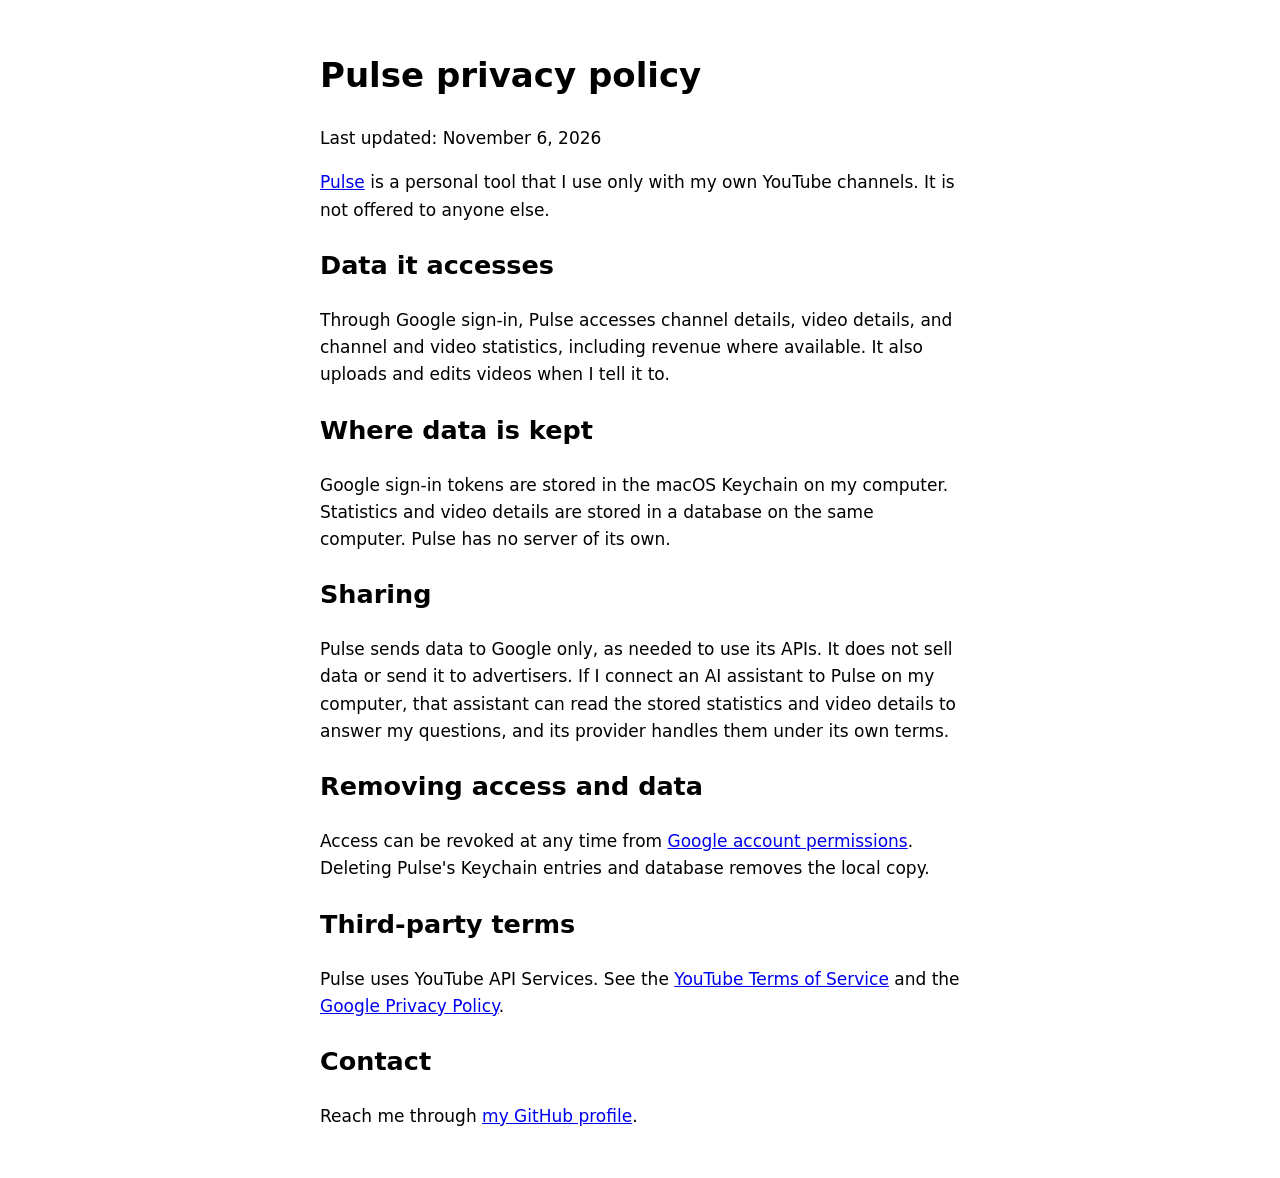
<file: pulse/privacy.html>
<!doctype html>
<html lang="en">
<head>
<meta charset="utf-8">
<meta name="viewport" content="width=device-width, initial-scale=1">
<title>Pulse privacy policy</title>
<style>body{font:17px/1.6 system-ui,sans-serif;max-width:40rem;margin:3rem auto;padding:0 1.25rem}</style>
</head>
<body>
<h1>Pulse privacy policy</h1>
<p>Last updated: November 6, 2026</p>
<p><a href="./">Pulse</a> is a personal tool that I use only with my own YouTube channels. It is not offered to anyone else.</p>

<h2>Data it accesses</h2>
<p>Through Google sign-in, Pulse accesses channel details, video details, and channel and video statistics, including revenue where available. It also uploads and edits videos when I tell it to.</p>

<h2>Where data is kept</h2>
<p>Google sign-in tokens are stored in the macOS Keychain on my computer. Statistics and video details are stored in a database on the same computer. Pulse has no server of its own.</p>

<h2>Sharing</h2>
<p>Pulse sends data to Google only, as needed to use its APIs. It does not sell data or send it to advertisers. If I connect an AI assistant to Pulse on my computer, that assistant can read the stored statistics and video details to answer my questions, and its provider handles them under its own terms.</p>

<h2>Removing access and data</h2>
<p>Access can be revoked at any time from <a href="https://myaccount.google.com/permissions">Google account permissions</a>. Deleting Pulse's Keychain entries and database removes the local copy.</p>

<h2>Third-party terms</h2>
<p>Pulse uses YouTube API Services. See the <a href="https://www.youtube.com/t/terms">YouTube Terms of Service</a> and the <a href="https://policies.google.com/privacy">Google Privacy Policy</a>.</p>

<h2>Contact</h2>
<p>Reach me through <a href="https://github.com/TomYang1993">my GitHub profile</a>.</p>
</body>
</html>
</file>
<file: style.css>
/* Hallmark · genre: editorial · macrostructure: Split Studio · theme: Atelier · tone: editorial · anchor hue: 70 · enrichment: none (real screenshots) · nav: N9 · footer: Ft6
 * Hallmark · pre-emit critique: P4 H4 E4 S4 R5 V4 */
@import url("tokens.css");

html { overflow-x: clip; }
body { overflow-x: clip; }

*, *::before, *::after { box-sizing: border-box; }

html {
  background: var(--color-paper);
  color: var(--color-ink);
  font-family: var(--font-body);
  font-size: 100%;
  line-height: 1.6;
  -webkit-text-size-adjust: 100%;
}

body { margin: 0; font-variant-numeric: oldstyle-nums; }

h1, h2, h3 {
  font-family: var(--font-display);
  font-weight: 700;
  font-style: normal;
  letter-spacing: -0.02em;
  line-height: 1.08;
  margin: 0;
  overflow-wrap: anywhere;
  min-width: 0;
}

p { margin: 0; max-width: 60ch; }

a {
  color: inherit;
  text-decoration: underline;
  text-decoration-thickness: 1px;
  text-underline-offset: 0.18em;
  text-decoration-color: var(--color-rule);
  transition: text-decoration-color var(--dur-micro) var(--ease-out);
}
a:hover { text-decoration-color: var(--color-accent); }
a:active { color: var(--color-accent); }
a:focus-visible { outline: 2px solid var(--color-focus); outline-offset: 3px; }

.mono {
  font-family: var(--font-outlier);
  font-size: var(--text-sm);
  letter-spacing: 0.02em;
  color: var(--color-neutral);
}

/* nav — N9 edge-aligned minimal */
.nav-edge {
  display: flex;
  justify-content: space-between;
  align-items: center;
  gap: var(--space-md);
  padding: var(--space-lg) var(--page-gutter);
}
.wordmark {
  font-family: var(--font-display);
  font-size: var(--text-md);
  font-weight: 700;
  letter-spacing: -0.015em;
  text-decoration: none;
  white-space: nowrap;
}

/* CTA — C1 outlined chip */
.cta-outline {
  display: inline-flex;
  align-items: center;
  gap: 0.45em;
  min-height: 44px;
  padding: var(--space-xs) var(--space-md);
  border: var(--rule-hair) solid var(--color-ink);
  border-radius: var(--radius-chip);
  font-size: var(--text-base);
  font-weight: 500;
  text-decoration: none;
  white-space: nowrap;
  transition: transform var(--dur-micro) var(--ease-out), background-color var(--dur-micro) var(--ease-out);
}
.cta-outline:hover { background: var(--color-paper-2); transform: translateY(-1px); }
.cta-outline:active { transform: translateY(0); }
.cta-outline:focus-visible { outline: 2px solid var(--color-focus); outline-offset: 3px; }

/* hero — H2 split diptych, 7/5, right half is the work index */
.hero-split {
  display: grid;
  grid-template-columns: 7fr 5fr;
  gap: var(--space-2xl);
  align-items: center;
  padding: var(--space-2xl) var(--page-gutter) var(--space-3xl);
}
.hero-split h1 { font-size: var(--text-display); max-width: 19ch; }
.nowrap { white-space: nowrap; }
.hero-index {
  list-style: none;
  margin: 0;
  padding: 0;
  border-top: var(--rule-hair) solid var(--color-ink);
}
.hero-index li {
  display: grid;
  grid-template-columns: 1fr auto;
  gap: var(--space-md);
  align-items: baseline;
  padding: var(--space-sm) 0;
  border-bottom: var(--rule-hair) solid var(--color-rule);
}
.hero-index a { text-decoration: none; font-weight: 500; }
.hero-index a:hover { color: var(--color-accent); }
.hero-index small { display: block; color: var(--color-neutral); font-size: var(--text-sm); font-weight: 400; }
.hero-index .mono { white-space: nowrap; }

/* work — alternating diptychs, 5/7 then 7/5 */
.work {
  display: grid;
  gap: var(--space-3xl);
  padding: var(--space-3xl) var(--page-gutter);
}
.dip {
  display: grid;
  grid-template-columns: minmax(0, 5fr) minmax(0, 7fr);
  gap: var(--space-2xl);
  align-items: center;
}
.dip:nth-child(even) { grid-template-columns: minmax(0, 7fr) minmax(0, 5fr); }
.dip:nth-child(even) .dip__text { order: 2; }
.dip__text { display: grid; gap: var(--space-md); align-content: start; }
.dip h2 { font-size: var(--text-2xl); }
.dip__what { font-size: var(--text-md); line-height: 1.45; }
.dip__body { color: var(--color-ink); }
.dip__stack { margin-top: var(--space-xs); }
.dip .cta-outline { justify-self: start; margin-top: var(--space-sm); }

.fig { margin: 0; min-width: 0; }
.fig img {
  display: block;
  width: 100%;
  height: auto;
  border: var(--rule-hair) solid var(--color-rule);
  box-shadow: 0 1px 2px var(--color-shadow);
}
.fig--phone { max-width: 22rem; justify-self: center; }
.fig figcaption { margin-top: var(--space-xs); }

/* footer — Ft6 letter close */
.foot-letter {
  padding: var(--space-3xl) var(--page-gutter) var(--space-2xl);
  border-top: var(--rule-hair) solid var(--color-ink);
}
.foot-letter__close {
  font-family: var(--font-display);
  font-size: var(--text-lg);
  line-height: 1.4;
  font-weight: 300;
}
.foot-letter__sign { font-weight: 700; }
.foot-letter__ps { font-size: var(--text-sm); color: var(--color-neutral); margin-top: var(--space-md); }
.foot-letter__ps a { color: var(--color-ink); }
.foot-letter__ps { max-width: 60ch; }

/* email — full address, one tap to copy */
.mailrow {
  display: flex;
  flex-wrap: wrap;
  align-items: center;
  gap: var(--space-sm);
  margin-top: var(--space-xs);
}
.mailrow__addr {
  font-family: var(--font-outlier);
  font-size: var(--text-base);
  text-decoration-color: var(--color-rule);
  overflow-wrap: anywhere;
}
.copybtn {
  display: inline-flex;
  align-items: center;
  min-height: 44px;
  padding: var(--space-xs) var(--space-sm);
  border: var(--rule-hair) solid var(--color-rule);
  border-radius: var(--radius-chip);
  background: none;
  color: var(--color-neutral);
  font-family: var(--font-outlier);
  font-size: var(--text-sm);
  cursor: pointer;
  transition: color var(--dur-micro) var(--ease-out), border-color var(--dur-micro) var(--ease-out);
}
.copybtn:hover { color: var(--color-ink); border-color: var(--color-ink); }
.copybtn:active { color: var(--color-accent); border-color: var(--color-accent); }
.copybtn:focus-visible { outline: 2px solid var(--color-focus); outline-offset: 3px; }
.copybtn[disabled] { opacity: 0.5; cursor: default; }
.copybtn__status {
  font-family: var(--font-outlier);
  font-size: var(--text-sm);
  color: var(--color-neutral);
}
.copybtn__status[data-state="error"] { color: var(--color-accent); }

/* elsewhere — icon links */
.social {
  display: flex;
  gap: var(--space-xs);
  list-style: none;
  margin: var(--space-lg) 0 0;
  padding: 0;
}
.social__link {
  display: inline-flex;
  align-items: center;
  justify-content: center;
  width: 44px;
  height: 44px;
  margin-inline-start: calc(var(--space-sm) * -1);
  color: var(--color-neutral);
  text-decoration: none;
  transition: color var(--dur-micro) var(--ease-out);
}
.social__link:first-child { margin-inline-start: calc(var(--space-sm) * -1); }
.social__link:hover { color: var(--color-ink); }
.social__link:active { color: var(--color-accent); }
.social__link:focus-visible { outline: 2px solid var(--color-focus); outline-offset: 2px; }



/* 404 — reuses the hero column so the rhythm matches the index */
.nf-page { min-height: 64vh; align-items: center; }
.nf { display: grid; gap: var(--space-md); justify-items: start; align-content: start; }
.nf h1 { font-size: var(--text-2xl); max-width: 22ch; }
.nf .cta-outline { margin-top: var(--space-sm); }

/* riso overprint decoration — two flat washes, off-register, multiplying on overlap */
.deco {
  position: absolute;
  z-index: 0;
  pointer-events: none;
  mix-blend-mode: multiply;
}
.deco svg { display: block; width: 100%; height: auto; }
.deco__layer { mix-blend-mode: multiply; }

.hero-split, .dip, .foot-letter, .work { position: relative; }
.hero-split > :not(.deco),
.dip > :not(.deco),
.foot-letter > :not(.deco) { position: relative; z-index: 1; }

.deco--hero  { top: 50%; left: 0; translate: -22% -52%; width: min(34rem, 42vw); }
.deco--mid   { top: 2%;      left: -7%;   width: min(18rem, 19vw); }
.deco--foot  { bottom: -30%; right: 4%; width: min(26rem, 30vw); }

@media (max-width: 56rem) {
  .deco--hero { top: 46%; left: 0; translate: -30% -50%; width: 74vw; }
  .deco--mid  { top: -4%;     left: -16%;  width: 34vw; }
  .deco--foot { bottom: -26%; right: -22%; width: 54vw; }
}

/* motion — load stagger + reveal-once */
.reveal {
  opacity: 0;
  transform: translateY(8px);
  animation: reveal var(--dur-long) var(--ease-out) forwards;
  animation-delay: calc(var(--i, 0) * 70ms);
}
@keyframes reveal { to { opacity: 1; transform: none; } }

@media (min-width: 40rem) {
  .dip > * { opacity: 0; transform: translateY(10px); transition: opacity var(--dur-long) var(--ease-out), transform var(--dur-long) var(--ease-out); }
  .dip > :nth-child(2) { transition-delay: 90ms; }
  .dip.is-in > * { opacity: 1; transform: none; }
}

@media (prefers-reduced-motion: reduce) {
  *, *::before, *::after { animation-duration: 150ms !important; transition-duration: 150ms !important; }
  .reveal, .dip > * { transform: none; }
}

/* responsive */
@media (max-width: 56rem) {
  .hero-split, .dip, .dip:nth-child(even) { grid-template-columns: minmax(0, 1fr); }
  .dip:nth-child(even) .dip__text { order: 0; }
  .hero-split { padding-top: var(--space-2xl); align-items: start; }
  .work { gap: var(--space-3xl); }
  .fig--phone { justify-self: start; }
}
@media (max-width: 26rem) {
  .hero-index li { grid-template-columns: minmax(0, 1fr); gap: var(--space-2xs); }
  .foot-letter { padding-top: var(--space-2xl); }
}
</file>
